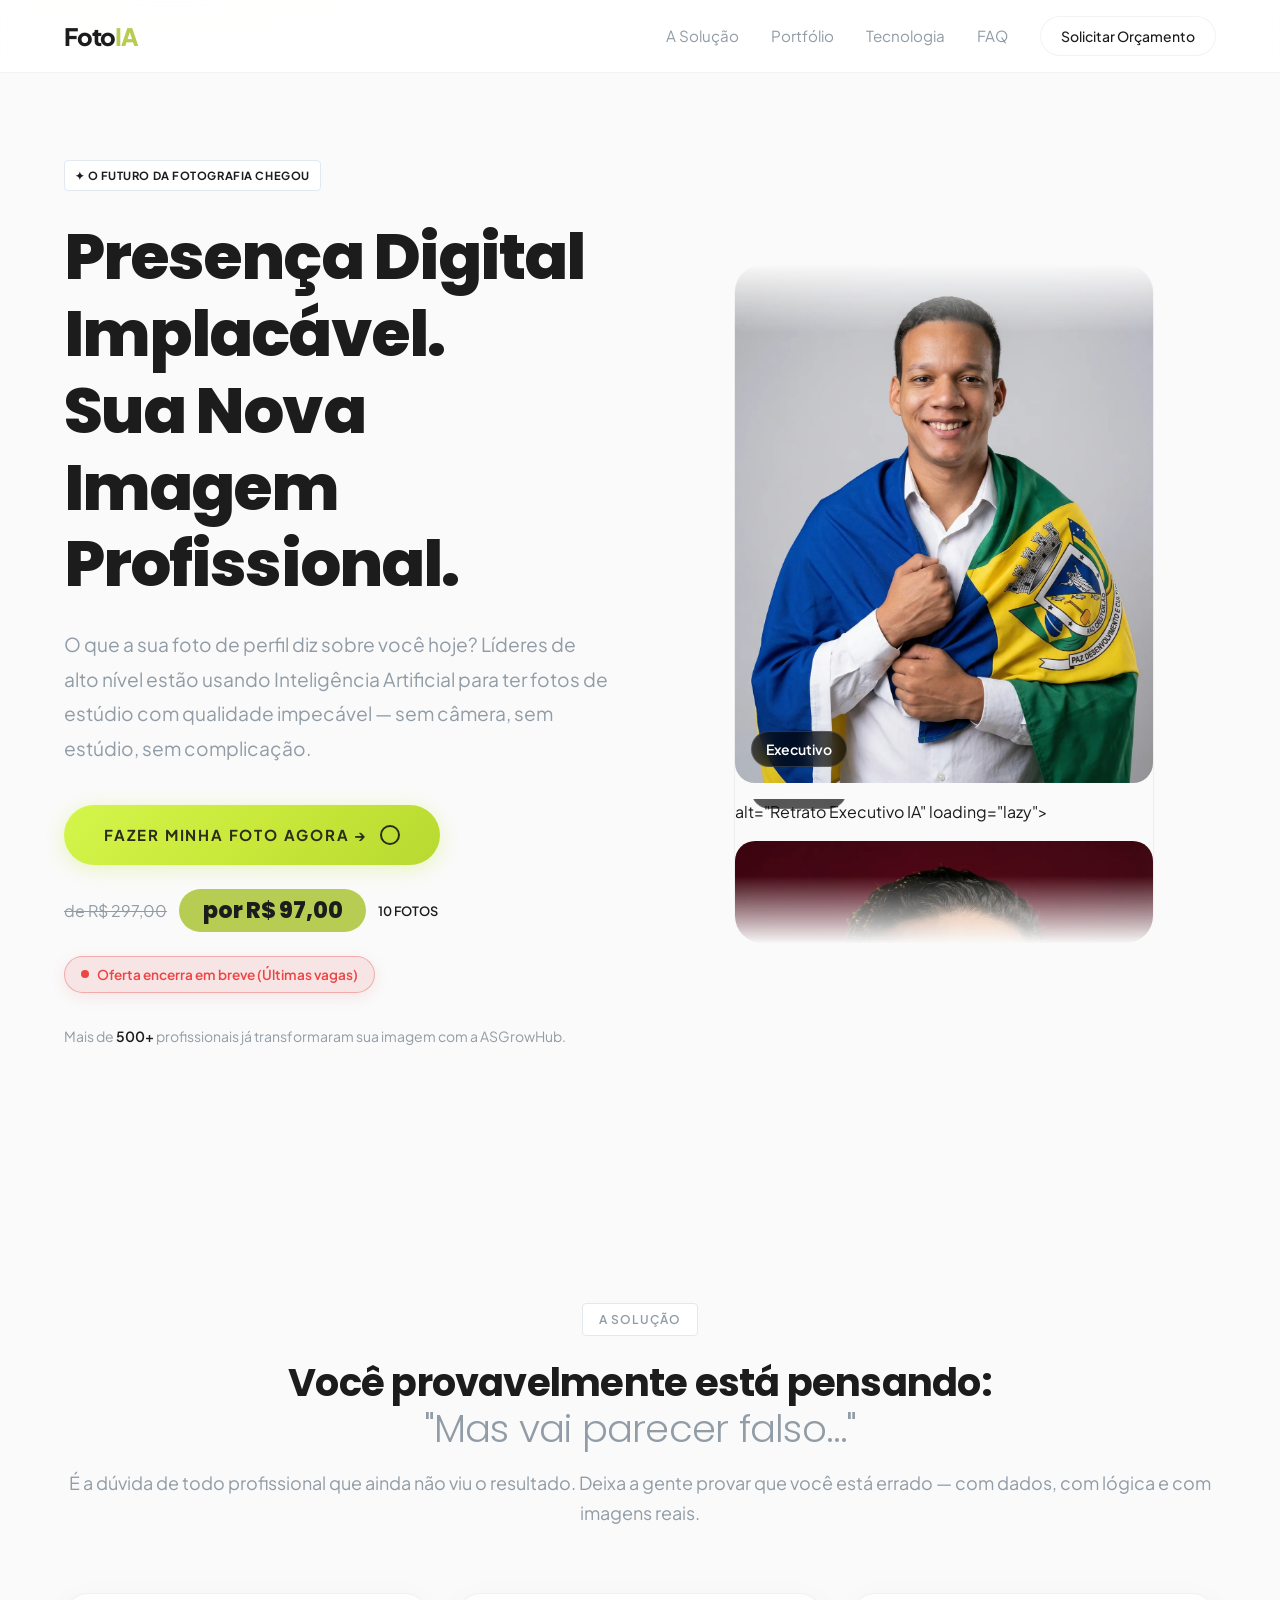
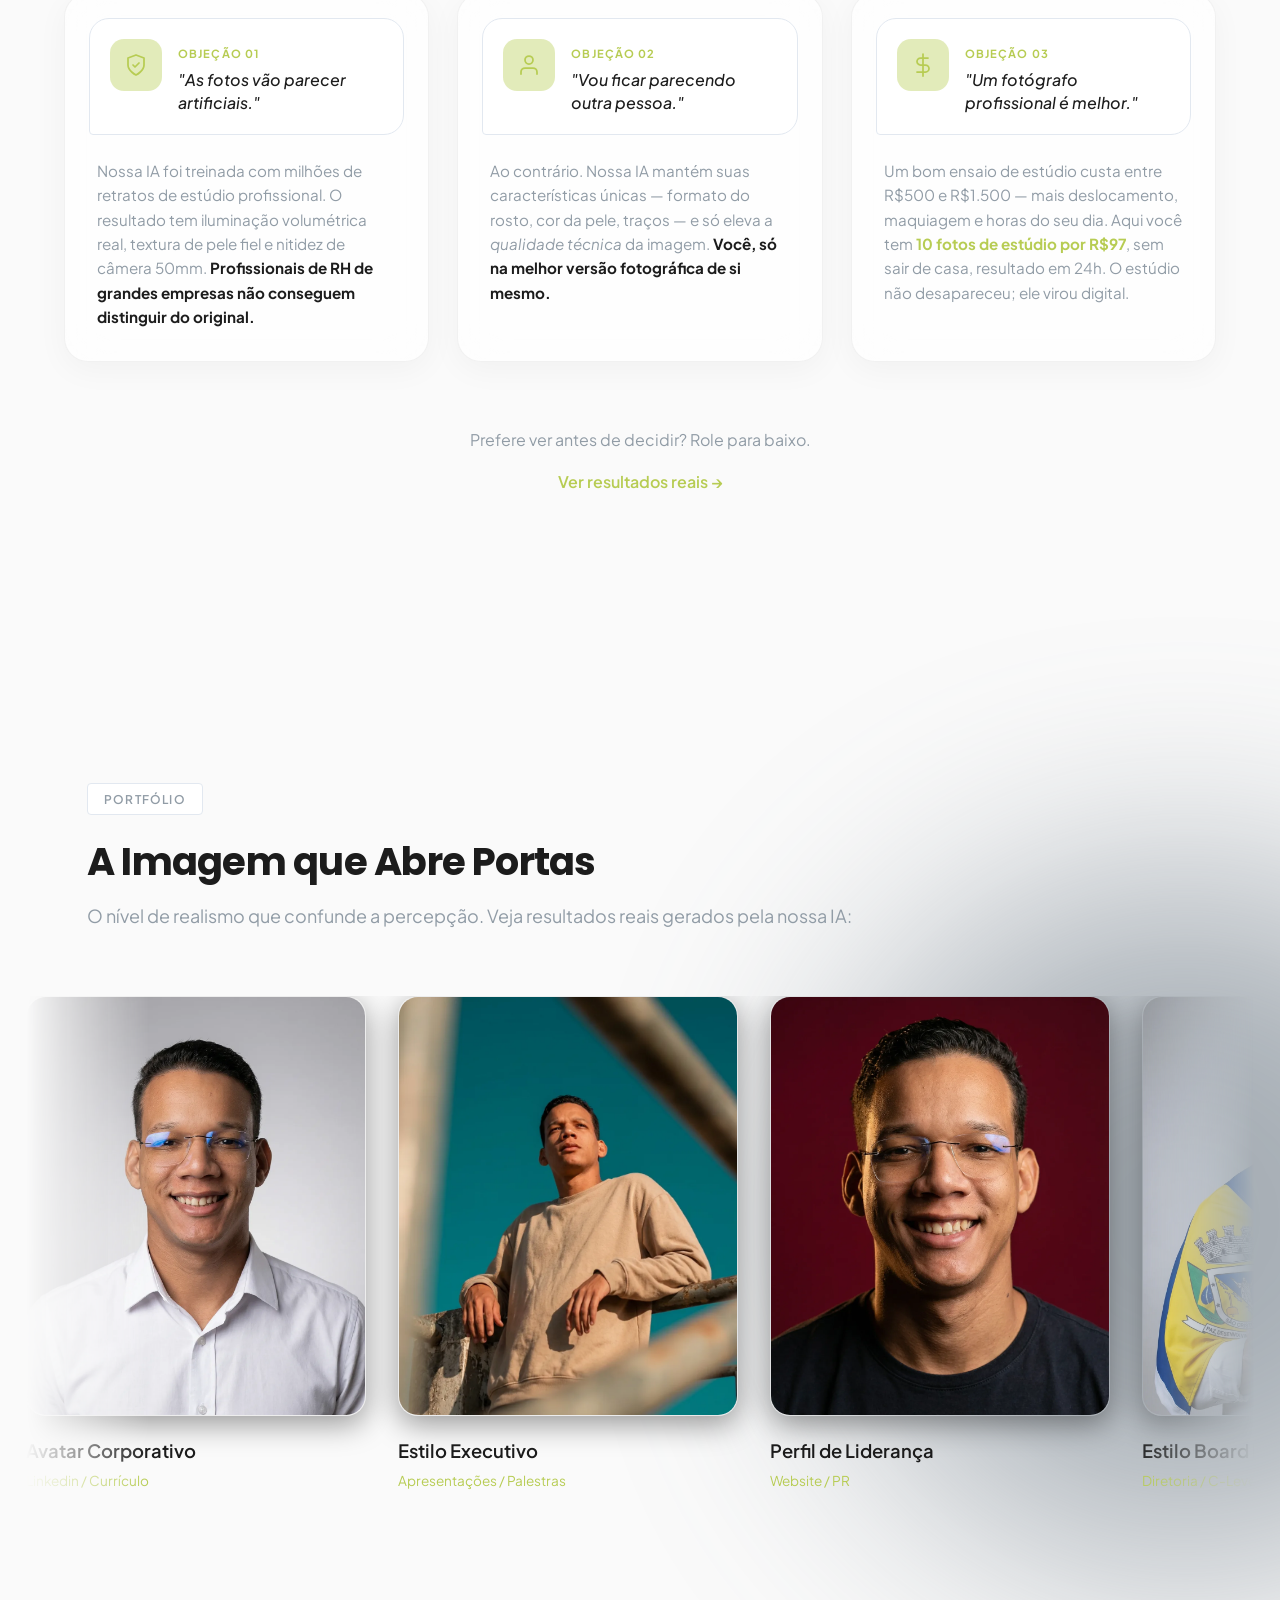
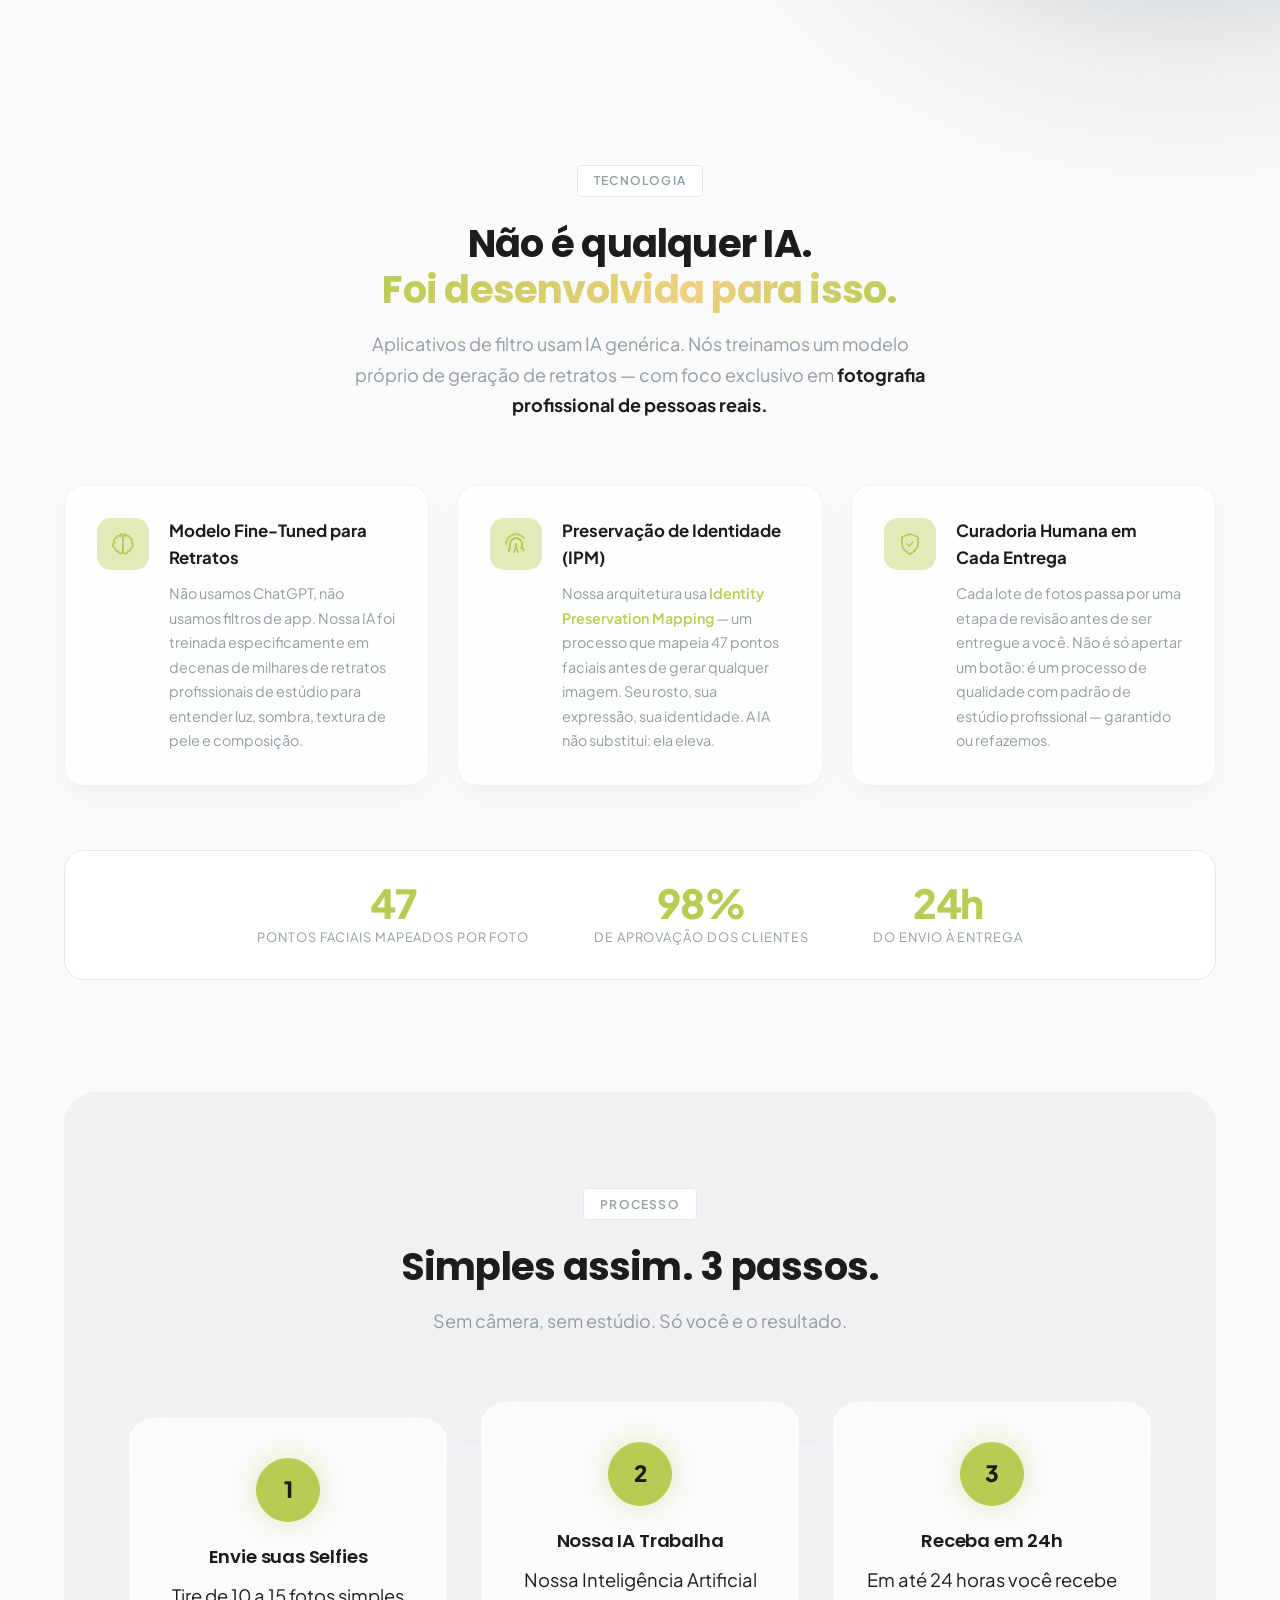
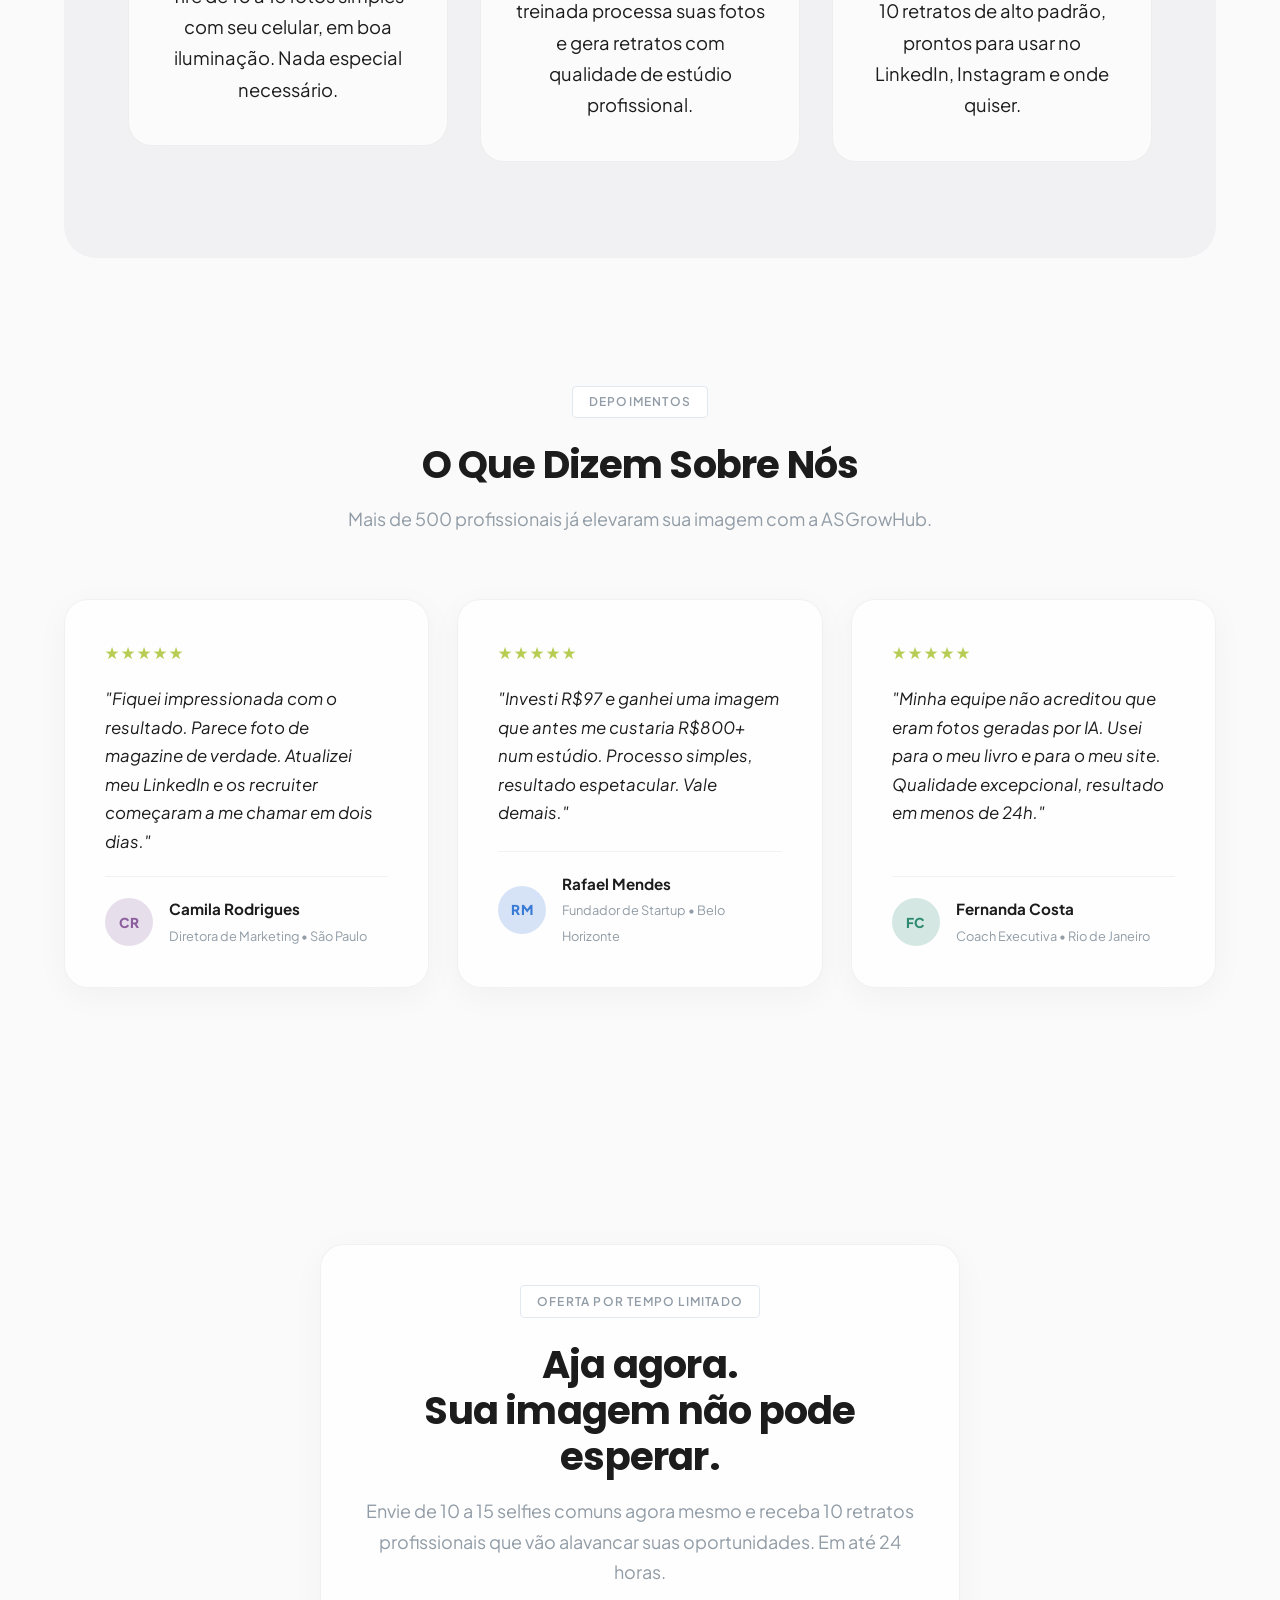
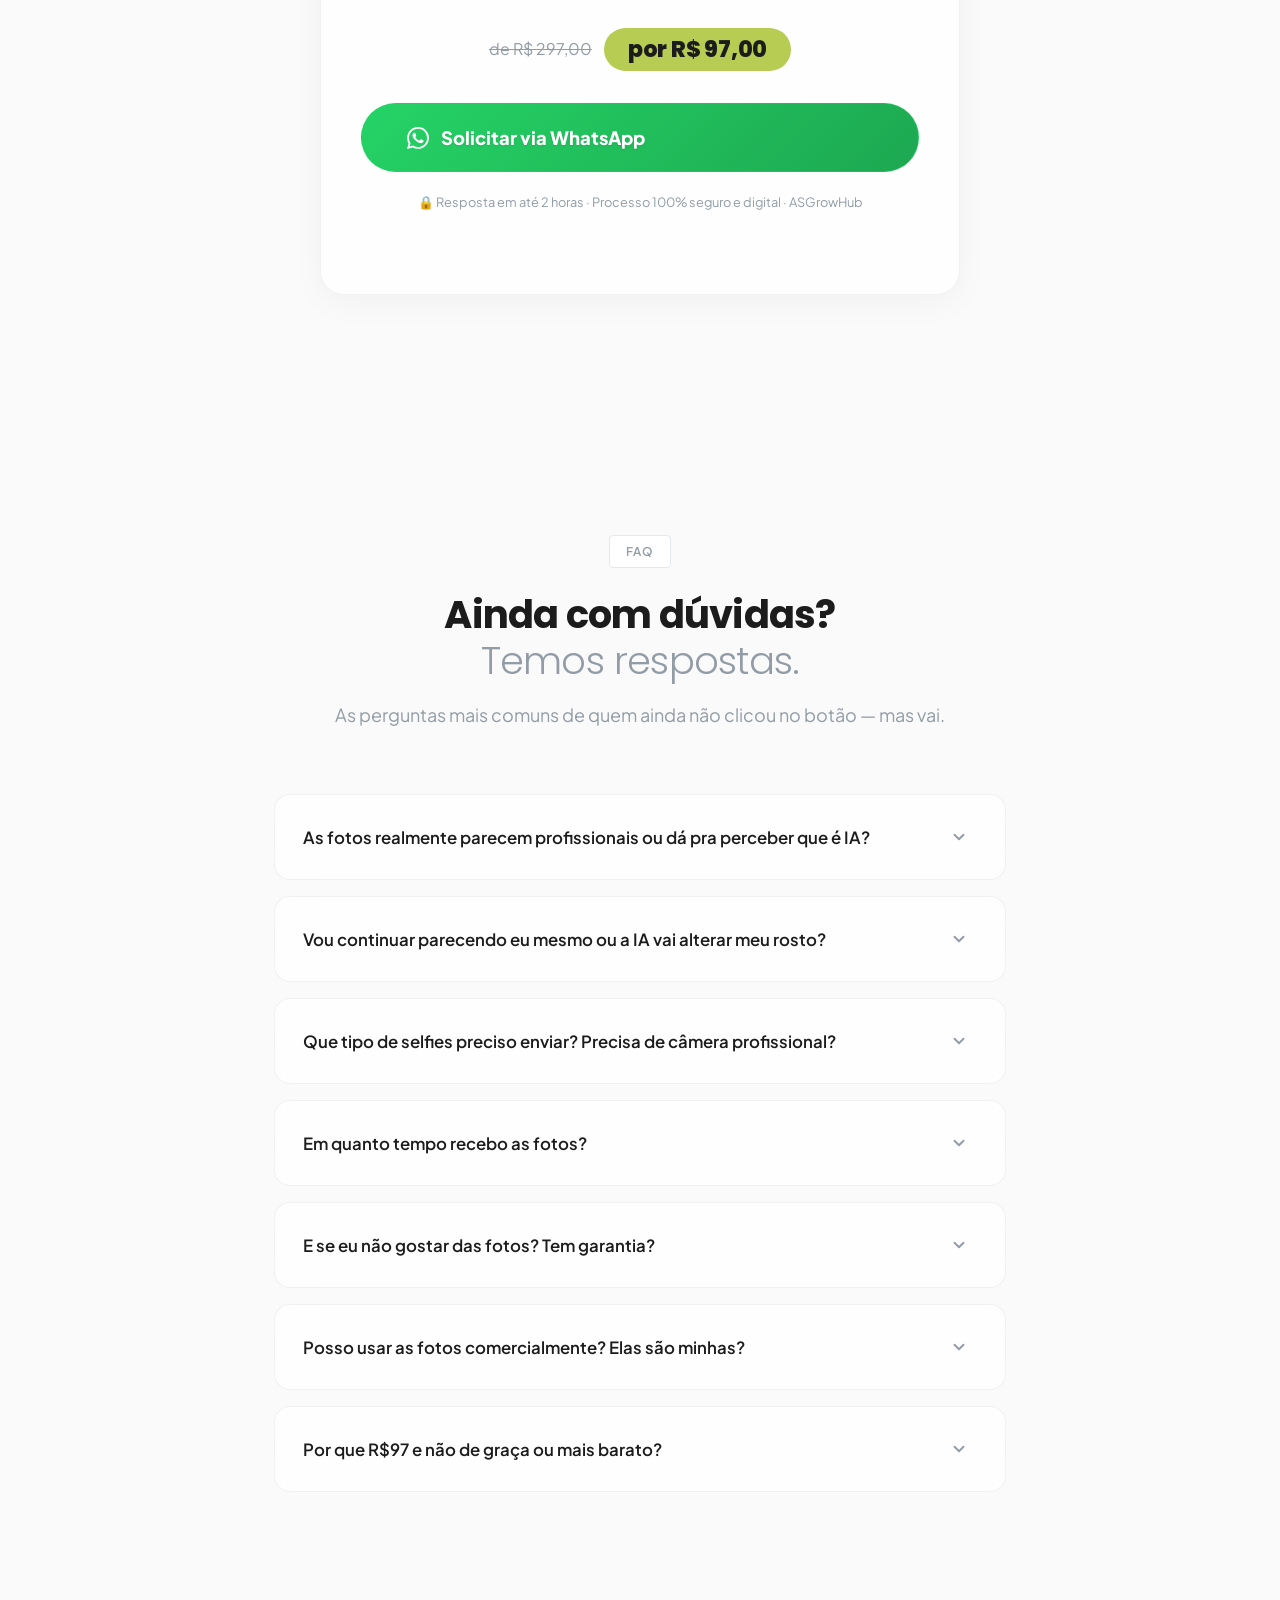
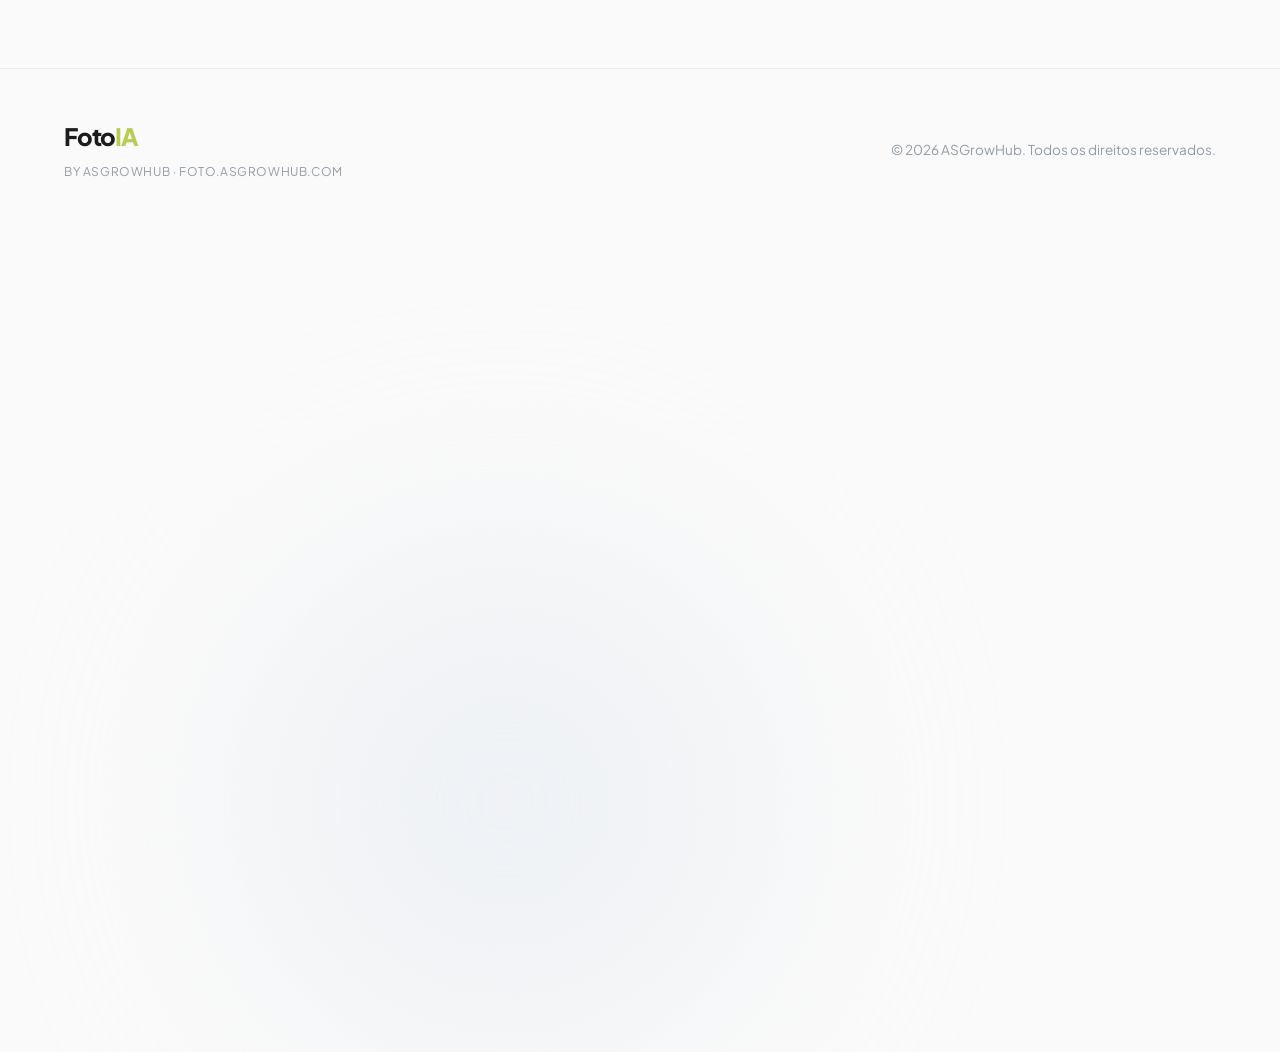
<file: index.html>
<!DOCTYPE html>
<html lang="pt-BR">

<head>
    <meta charset="UTF-8">
    <meta name="viewport" content="width=device-width, initial-scale=1.0">
    <title>FotoIA by ASGrowHub | Retratos Profissionais com Inteligência Artificial</title>
    <meta name="description"
        content="Transforme selfies simples em retratos corporativos de altíssima qualidade. Fotos para LinkedIn, currículo e perfil profissional geradas por IA em até 24h.">
    <meta name="keywords"
        content="foto corporativa, retrato profissional, foto gerada por IA, linkedin foto, inteligencia artificial foto">
    <meta name="author" content="ASGrowHub">
    <link rel="canonical" href="https://foto.asgrowhub.com" />

    <!-- Open Graph (WhatsApp, LinkedIn, Facebook) -->
    <meta property="og:type" content="website">
    <meta property="og:locale" content="pt_BR">
    <meta property="og:url" content="https://foto.asgrowhub.com">
    <meta property="og:title" content="FotoIA — Sua Nova Imagem Profissional em 24h">
    <meta property="og:description"
        content="O que a sua foto de perfil diz sobre você hoje? Tenha fotos de estúdio com qualidade impecável geradas por Inteligência Artificial.">
    <meta property="og:image" content="https://foto.asgrowhub.com/assets/og-image.jpg">
    <meta property="og:image:width" content="1200">
    <meta property="og:image:height" content="630">
    <meta name="twitter:card" content="summary_large_image">
    <meta name="twitter:title" content="FotoIA — Sua Nova Imagem Profissional em 24h">
    <meta name="twitter:description" content="10 fotos de estúdio profissional por R$97. Sem câmera. Em 24h.">
    <meta name="twitter:image" content="https://foto.asgrowhub.com/assets/og-image.jpg">
    <link rel="icon"
        href="data:image/svg+xml,%3Csvg xmlns='http://www.w3.org/2000/svg' viewBox='0 0 32 32'%3E%3Crect width='32' height='32' rx='8' fill='%23C9A84C'/%3E%3Cpath d='M6 11h3l2-3h10l2 3h3a2 2 0 0 1 2 2v11a2 2 0 0 1-2 2H6a2 2 0 0 1-2-2V13a2 2 0 0 1 2-2z' fill='none' stroke='%23070707' stroke-width='2' stroke-linejoin='round'/%3E%3Ccircle cx='16' cy='18' r='4' fill='none' stroke='%23070707' stroke-width='2'/%3E%3C/svg%3E">

    <!-- Preload Fonts for Performance -->
    <link rel="preconnect" href="https://fonts.googleapis.com">
    <link rel="preconnect" href="https://fonts.gstatic.com" crossorigin>
    <link
        href="https://fonts.googleapis.com/css2?family=Plus+Jakarta+Sans:wght@400;500;600;700&family=Poppins:wght@300;400;500;600;700;800&display=swap"
        rel="stylesheet" />

    <link rel="stylesheet" href="style.css">
</head>

<body>
    <!-- Background Decorators -->
    <div class="glow glow-1"></div>
    <div class="glow glow-2"></div>
    <div class="glow glow-3"></div>

    <!-- Mobile Menu -->
    <nav class="mobile-menu" id="mobileMenu">
        <a href="#solucao" onclick="closeMobileMenu()">A Solução</a>
        <a href="portfolio.html" onclick="closeMobileMenu()">Portfólio</a>
        <a href="#tecnologia" onclick="closeMobileMenu()">Tecnologia</a>
        <a href="#como-funciona" onclick="closeMobileMenu()">Como Funciona</a>
        <a href="#faq" onclick="closeMobileMenu()">FAQ</a>
        <a href="#contato" onclick="closeMobileMenu()" style="color: var(--accent);">Solicitar Orçamento</a>
    </nav>

    <header>
        <nav class="glass-nav">
            <div class="logo">Foto<span>IA</span></div>
            <div class="nav-links">
                <a href="#solucao">A Solução</a>
                <a href="portfolio.html">Portfólio</a>
                <a href="#tecnologia">Tecnologia</a>
                <a href="#faq">FAQ</a>
                <a href="#contato" class="cta-button-nav">Solicitar Orçamento</a>
            </div>
            <button class="hamburger" id="hamburger" aria-label="Menu" onclick="toggleMobileMenu()">
                <span></span>
                <span></span>
                <span></span>
            </button>
        </nav>
    </header>

    <main>
        <!-- ==========================================
             HERO — ATTENTION
             ========================================== -->
        <section class="hero" id="home">
            <div class="hero-content">
                <div class="badge">✦ O Futuro da Fotografia Chegou</div>
                <h1>Presença Digital Implacável.<br><span>Sua Nova Imagem Profissional.</span></h1>
                <p>O que a sua foto de perfil diz sobre você hoje? Líderes de alto nível estão usando Inteligência
                    Artificial para ter fotos de estúdio com qualidade impecável — sem câmera, sem estúdio, sem
                    complicação.</p>
                <div class="hero-actions">
                    <a href="#contato" class="btn-aprenda">Fazer minha Foto Agora → <span class="icon-circle"></span></a>
                </div>
                <div class="pricing-info">
                    <span class="pricing-old">de R$ 297,00</span>
                    <h3>por R$ 97,00</h3>
                    <span style="font-size:0.8rem; color: var(--accent-light); font-weight:600;">10 FOTOS</span>
                </div>
                <div class="urgency-badge reveal">
                    <span class="pulse-dot"></span>
                    Oferta encerra em breve (Últimas vagas)
                </div>
                <div class="social-proof-trust">
                    Mais de <strong>500+</strong> profissionais já transformaram sua imagem com a ASGrowHub.
                </div>
            </div>
            <div class="hero-visual">
                <div class="carousel-container">
                    <div class="carousel-track">
                        <!-- Original cards -->
                        <div class="carousel-slide">
                            <img src="assets/freepik__professional-highresolution-studio-portrait-in-the__22823.webp"
                                alt="Retrato Executivo IA">
                            <div class="slide-label">Executivo</div>
                        </div>
                        <div class="carousel-slide">
                            alt="Retrato Executivo IA" loading="lazy">
                            <div class="slide-label">Executivo</div>
                        </div>
                        <div class="carousel-slide">
                            <img src="assets/freepik__ultrarealistic-studio-portrait-scene-with-a-deep-w__7784.webp"
                                alt="Retrato Corporativo IA" loading="lazy">
                            <div class="slide-label">Corporativo</div>
                        </div>
                        <div class="carousel-slide">
                            <img src="assets/freepik__professional-highresolution-studio-portrait-tight-__22826.webp"
                                alt="Antes: Roupas casuais | Depois: Terno executivo" loading="lazy">
                            <div class="slide-label">Perfil LinkedIn</div>
                        </div>
                        <div class="carousel-slide">
                            <img src="assets/freepik__a-cinematic-lowangle-portrait-shot-on-a-50mm-lens-__49037.webp"
                                alt="Antes: Selfie de celular | Depois: Estúdio" loading="lazy">
                            <div class="slide-label">Capa de Revista</div>
                        </div>
                        <div class="carousel-slide">
                            <img src="assets/freepik__professional-highresolution-studio-portrait-in-the__22823.webp"
                                alt="Retrato Executivo IA" loading="lazy">
                        </div>
                        <div class="carousel-slide">
                            <img src="assets/freepik__ultrarealistic-studio-portrait-scene-with-a-deep-w__7784.webp"
                                alt="Retrato Corporativo IA" loading="lazy">
                            <div class="slide-label">Corporativo</div>
                        </div>
                        <div class="carousel-slide">
                            <img src="assets/freepik__professional-highresolution-studio-portrait-tight-__22826.webp"
                                alt="Retrato LinkedIn IA" loading="lazy">
                            <div class="slide-label">Perfil LinkedIn</div>
                        </div>
                        <div class="carousel-slide">
                            <img src="assets/freepik__a-cinematic-lowangle-portrait-shot-on-a-50mm-lens-__49037.webp"
                                alt="Retrato Capa de Revista IA" loading="lazy">
                            <div class="slide-label">Capa de Revista</div>
                        </div>
                    </div>
                </div>
            </div>
        </section>

        <!-- ==========================================
             SOLUTION / BENEFITS — INTEREST (Quebra de Objeção)
             ========================================== -->
        <section class="solution" id="solucao">
            <div class="section-header text-center reveal">
                <div class="section-label">A Solução</div>
                <h2>Você provavelmente está pensando:<br><span style="color:var(--text-muted); font-weight:300;">"Mas
                        vai parecer falso…"</span></h2>
                <p>É a dúvida de todo profissional que ainda não viu o resultado. Deixa a gente provar que você está
                    errado — com dados, com lógica e com imagens reais.</p>
            </div>


            <div class="benefits-grid">

                <!-- Objeção 1: Fotos artificiais -->
                <div class="glass-card benefit-card objection-card reveal reveal-delay-1">
                    <div class="objection-bubble">
                        <div class="glass-icon">
                            <!-- Shield Check (Feather-style) -->
                            <svg viewBox="0 0 24 24" xmlns="http://www.w3.org/2000/svg">
                                <path d="M12 22s8-4 8-10V5l-8-3-8 3v7c0 6 8 10 8 10z" />
                                <polyline points="9 12 11 14 15 10" />
                            </svg>
                        </div>
                        <div>
                            <span class="objection-tag">Objeção 01</span>
                            <p class="objection-q">"As fotos vão parecer artificiais."</p>
                        </div>
                    </div>
                    <div class="objection-answer">
                        <p>Nossa IA foi treinada com milhões de retratos de estúdio profissional. O resultado tem
                            iluminação volumétrica real, textura de pele fiel e nitidez de câmera 50mm. <strong
                                style="color:var(--text-color);">Profissionais de RH de grandes empresas não conseguem
                                distinguir do original.</strong></p>
                    </div>
                </div>

                <!-- Objeção 2: Parecer outra pessoa -->
                <div class="glass-card benefit-card objection-card reveal reveal-delay-2">
                    <div class="objection-bubble">
                        <div class="glass-icon">
                            <!-- User Circle (Feather-style) -->
                            <svg viewBox="0 0 24 24" xmlns="http://www.w3.org/2000/svg">
                                <path d="M20 21v-2a4 4 0 0 0-4-4H8a4 4 0 0 0-4 4v2" />
                                <circle cx="12" cy="7" r="4" />
                            </svg>
                        </div>
                        <div>
                            <span class="objection-tag">Objeção 02</span>
                            <p class="objection-q">"Vou ficar parecendo outra pessoa."</p>
                        </div>
                    </div>
                    <div class="objection-answer">
                        <p>Ao contrário. Nossa IA mantém suas características únicas — formato do rosto, cor da pele,
                            traços — e só eleva a <em>qualidade técnica</em> da imagem. <strong
                                style="color:var(--text-color);">Você, só na melhor versão fotográfica de
                                si mesmo.</strong></p>
                    </div>
                </div>

                <!-- Objeção 3: Fotógrafo real é melhor -->
                <div class="glass-card benefit-card objection-card reveal reveal-delay-3">
                    <div class="objection-bubble">
                        <div class="glass-icon">
                            <!-- Bar Chart / Value (Feather-style) -->
                            <svg viewBox="0 0 24 24" xmlns="http://www.w3.org/2000/svg">
                                <line x1="12" y1="1" x2="12" y2="23" />
                                <path d="M17 5H9.5a3.5 3.5 0 0 0 0 7h5a3.5 3.5 0 0 1 0 7H6" />
                            </svg>
                        </div>
                        <div>
                            <span class="objection-tag">Objeção 03</span>
                            <p class="objection-q">"Um fotógrafo profissional é melhor."</p>
                        </div>
                    </div>
                    <div class="objection-answer">
                        <p>Um bom ensaio de estúdio custa entre R$500 e R$1.500 — mais deslocamento, maquiagem e
                            horas do seu dia. Aqui você tem <strong style="color:var(--accent);">10 fotos de estúdio
                                por R$97</strong>, sem sair de casa, resultado em 24h. O estúdio
                            não desapareceu; ele virou digital.</p>
                    </div>
                </div>

            </div>

            <!-- Mini CTA de transição para portfólio -->
            <div class="text-center reveal" style="margin-top: 4rem;">
                <p style="font-size:1rem; margin-bottom:1rem;">Prefere ver antes de decidir? Role para baixo.</p>
                <a href="#portfolio"
                    style="color: var(--accent); font-weight:600; font-size:1rem; border-bottom: 1px solid var(--accent-border); padding-bottom: 2px;">
                    Ver resultados reais →
                </a>
            </div>
        </section>

        <!-- ==========================================
             PORTFOLIO — DESIRE (Social Proof)
             ========================================== -->
        <section class="portfolio" id="portfolio">
            <div class="section-header reveal">
                <div class="section-label">Portfólio</div>
                <h2>A Imagem que Abre Portas</h2>
                <p>O nível de realismo que confunde a percepção. Veja resultados reais gerados pela nossa IA:</p>
            </div>

            <!-- Container com overflow hidden para o efeito Marquee -->
            <div class="portfolio-marquee-wrapper reveal">
                <div class="portfolio-marquee-track">

                    <!-- Grupo 1 de Imagens -->
                    <div class="marquee-group">
                        <div class="marquee-item">
                            <div class="portfolio-image-wrapper">
                                <img src="assets/freepik__professional-highresolution-studio-portrait-tight-__22826.webp"
                                    loading="lazy" alt="Retrato Profissional IA">
                                <div class="portfolio-overlay">
                                    <span class="badge tag-before">Selfie Comum</span>
                                    <span class="badge tag-after">→ IA Studio</span>
                                </div>
                            </div>
                            <div class="portfolio-info">
                                <h4>Avatar Corporativo</h4>
                                <p>Linkedin / Currículo</p>
                            </div>
                        </div>

                        <div class="marquee-item">
                            <div class="portfolio-image-wrapper">
                                <img src="assets/freepik__a-cinematic-lowangle-portrait-shot-on-a-50mm-lens-__49037.webp"
                                    loading="lazy" alt="Retrato Cinematográfico IA">
                                <div class="portfolio-overlay">
                                    <span class="badge tag-before">Foto na Rua</span>
                                    <span class="badge tag-after">→ IA Cinematic</span>
                                </div>
                            </div>
                            <div class="portfolio-info">
                                <h4>Estilo Executivo</h4>
                                <p>Apresentações / Palestras</p>
                            </div>
                        </div>

                        <div class="marquee-item">
                            <div class="portfolio-image-wrapper">
                                <img src="assets/freepik__ultrarealistic-studio-portrait-scene-with-a-deep-w__7784.webp"
                                    loading="lazy" alt="Retrato Ultra-realista IA">
                                <div class="portfolio-overlay">
                                    <span class="badge tag-before">Foto Caseira</span>
                                    <span class="badge tag-after">→ IA Editorial</span>
                                </div>
                            </div>
                            <div class="portfolio-info">
                                <h4>Perfil de Liderança</h4>
                                <p>Website / PR</p>
                            </div>
                        </div>

                        <div class="marquee-item">
                            <div class="portfolio-image-wrapper">
                                <img src="assets/freepik__professional-highresolution-studio-portrait-in-the__22824.webp"
                                    loading="lazy" alt="Retrato Executivo IA">
                                <div class="portfolio-overlay">
                                    <span class="badge tag-before">Evento Social</span>
                                    <span class="badge tag-after">→ IA Premium</span>
                                </div>
                            </div>
                            <div class="portfolio-info">
                                <h4>Estilo Board Member</h4>
                                <p>Diretoria / C-Level</p>
                            </div>
                        </div>
                    </div>

                    <!-- Grupo 2 (Cópia exata para criar o loop invisível) -->
                    <div class="marquee-group" aria-hidden="true">
                        <div class="marquee-item">
                            <div class="portfolio-image-wrapper">
                                <img src="assets/freepik__professional-highresolution-studio-portrait-tight-__22826.webp"
                                    loading="lazy" alt="Retrato Profissional IA">
                                <div class="portfolio-overlay">
                                    <span class="badge tag-before">Selfie Comum</span>
                                    <span class="badge tag-after">→ IA Studio</span>
                                </div>
                            </div>
                            <div class="portfolio-info">
                                <h4>Avatar Corporativo</h4>
                                <p>Linkedin / Currículo</p>
                            </div>
                        </div>

                        <div class="marquee-item">
                            <div class="portfolio-image-wrapper">
                                <img src="assets/freepik__a-cinematic-lowangle-portrait-shot-on-a-50mm-lens-__49037.webp"
                                    loading="lazy" alt="Retrato Cinematográfico IA">
                                <div class="portfolio-overlay">
                                    <span class="badge tag-before">Foto na Rua</span>
                                    <span class="badge tag-after">→ IA Cinematic</span>
                                </div>
                            </div>
                            <div class="portfolio-info">
                                <h4>Estilo Executivo</h4>
                                <p>Apresentações / Palestras</p>
                            </div>
                        </div>

                        <div class="marquee-item">
                            <div class="portfolio-image-wrapper">
                                <img src="assets/freepik__ultrarealistic-studio-portrait-scene-with-a-deep-w__7784.webp"
                                    loading="lazy" alt="Retrato Ultra-realista IA">
                                <div class="portfolio-overlay">
                                    <span class="badge tag-before">Foto Caseira</span>
                                    <span class="badge tag-after">→ IA Editorial</span>
                                </div>
                            </div>
                            <div class="portfolio-info">
                                <h4>Perfil de Liderança</h4>
                                <p>Website / PR</p>
                            </div>
                        </div>

                        <div class="marquee-item">
                            <div class="portfolio-image-wrapper">
                                <img src="assets/freepik__professional-highresolution-studio-portrait-in-the__22824.webp"
                                    loading="lazy" alt="Retrato Executivo IA">
                                <div class="portfolio-overlay">
                                    <span class="badge tag-before">Evento Social</span>
                                    <span class="badge tag-after">→ IA Premium</span>
                                </div>
                            </div>
                            <div class="portfolio-info">
                                <h4>Estilo Board Member</h4>
                                <p>Diretoria / C-Level</p>
                            </div>
                        </div>
                    </div>

                </div>
            </div>
        </section>

        <!-- ==========================================
             AI AUTHORITY — TECHNOLOGY TRUST BLOCK
             ========================================== -->
        <section class="ai-authority" id="tecnologia">
            <div class="section-header text-center reveal">
                <div class="section-label">Tecnologia</div>
                <h2>Não é qualquer IA.<br><span class="gradient-text">Foi desenvolvida para isso.</span></h2>
                <p style="max-width: 600px; margin: 0 auto;">
                    Aplicativos de filtro usam IA genérica. Nós treinamos um modelo próprio de geração de retratos —
                    com foco exclusivo em <strong style="color:var(--text-color);">fotografia profissional de pessoas
                        reais.</strong>
                </p>
            </div>

            <div class="authority-grid reveal">

                <div class="authority-card">
                    <div class="authority-icon">
                        <!-- Brain / Neural Network icon -->
                        <svg viewBox="0 0 24 24" xmlns="http://www.w3.org/2000/svg">
                            <path
                                d="M9.5 2A2.5 2.5 0 0 1 12 4.5v15a2.5 2.5 0 0 1-4.96-.44 2.5 2.5 0 0 1-2.96-3.08 3 3 0 0 1-.34-5.58 2.5 2.5 0 0 1 1.32-4.24 2.5 2.5 0 0 1 4.44-1.66z" />
                            <path
                                d="M14.5 2A2.5 2.5 0 0 0 12 4.5v15a2.5 2.5 0 0 0 4.96-.44 2.5 2.5 0 0 0 2.96-3.08 3 3 0 0 0 .34-5.58 2.5 2.5 0 0 0-1.32-4.24 2.5 2.5 0 0 0-4.44-1.66z" />
                        </svg>
                    </div>
                    <div class="authority-text">
                        <h4>Modelo Fine-Tuned para Retratos</h4>
                        <p>Não usamos ChatGPT, não usamos filtros de app. Nossa IA foi treinada especificamente em
                            decenas de milhares de retratos profissionais de estúdio para entender luz, sombra, textura
                            de pele e composição.</p>
                    </div>
                </div>

                <div class="authority-card">
                    <div class="authority-icon">
                        <!-- Fingerprint / Identity icon -->
                        <svg viewBox="0 0 24 24" xmlns="http://www.w3.org/2000/svg">
                            <path d="M2 12C2 6.5 6.5 2 12 2a10 10 0 0 1 8 4" />
                            <path d="M5 19.5C5.5 18 6 15 6 12c0-3.31 2.69-6 6-6s6 2.69 6 6c0 1 0 3-1 4.5" />
                            <path d="M12 6C8.69 6 6 8.69 6 12c0 1.5-.5 4-1.5 6.5" />
                            <path d="M12 6c3.31 0 6 2.69 6 6 0 2 .5 4.5 2 6.5" />
                            <path d="M12 12c0 3-1 6-2 8" />
                            <path d="M12 12c0 3 1 6 2 8" />
                        </svg>
                    </div>
                    <div class="authority-text">
                        <h4>Preservação de Identidade (IPM)</h4>
                        <p>Nossa arquitetura usa <em>Identity Preservation Mapping</em> — um processo que mapeia 47
                            pontos faciais antes de gerar qualquer imagem. Seu rosto, sua expressão, sua identidade. A
                            IA não substitui: ela eleva.</p>
                    </div>
                </div>

                <div class="authority-card">
                    <div class="authority-icon">
                        <!-- Shield / Quality icon -->
                        <svg viewBox="0 0 24 24" xmlns="http://www.w3.org/2000/svg">
                            <path d="M12 22s8-4 8-10V5l-8-3-8 3v7c0 6 8 10 8 10z" />
                            <polyline points="9 12 11 14 15 10" />
                        </svg>
                    </div>
                    <div class="authority-text">
                        <h4>Curadoria Humana em Cada Entrega</h4>
                        <p>Cada lote de fotos passa por uma etapa de revisão antes de ser entregue a você. Não é só
                            apertar um botão: é um processo de qualidade com padrão de estúdio profissional — garantido
                            ou refazemos.</p>
                    </div>
                </div>

            </div>

            <!-- Distintivo de rodapé da seção -->
            <div class="authority-footer reveal">
                <div class="authority-stat">
                    <span class="stat-number">47</span>
                    <span class="stat-label">Pontos faciais mapeados por foto</span>
                </div>
                <div class="authority-divider"></div>
                <div class="authority-stat">
                    <span class="stat-number">98%</span>
                    <span class="stat-label">de aprovação dos clientes</span>
                </div>
                <div class="authority-divider"></div>
                <div class="authority-stat">
                    <span class="stat-number">24h</span>
                    <span class="stat-label">do envio à entrega</span>
                </div>
            </div>
        </section>

        <!-- ==========================================
             HOW IT WORKS — 3 STEPS
             ========================================== -->

        <section class="how-it-works" id="como-funciona">
            <div class="section-header text-center reveal" style="max-width:1400px; margin: 0 auto 4rem;">
                <div class="section-label">Processo</div>
                <h2>Simples assim. 3 passos.</h2>
                <p>Sem câmera, sem estúdio. Só você e o resultado.</p>
            </div>

            <div class="steps-grid" style="max-width:1200px; margin:0 auto;">
                <div class="step-card reveal reveal-delay-1">
                    <div class="step-number">1</div>
                    <h3>Envie suas Selfies</h3>
                    <p>Tire de 10 a 15 fotos simples com seu celular, em boa iluminação. Nada especial necessário.</p>
                </div>
                <div class="step-card reveal reveal-delay-2">
                    <div class="step-number">2</div>
                    <h3>Nossa IA Trabalha</h3>
                    <p>Nossa Inteligência Artificial treinada processa suas fotos e gera retratos com qualidade de
                        estúdio profissional.</p>
                </div>
                <div class="step-card reveal reveal-delay-3">
                    <div class="step-number">3</div>
                    <h3>Receba em 24h</h3>
                    <p>Em até 24 horas você recebe 10 retratos de alto padrão, prontos para usar no LinkedIn, Instagram
                        e onde quiser.</p>
                </div>
            </div>
        </section>

        <!-- ==========================================
             TESTIMONIALS — TRUST
             ========================================== -->
        <section id="depoimentos">
            <div class="section-header text-center reveal">
                <div class="section-label">Depoimentos</div>
                <h2>O Que Dizem Sobre Nós</h2>
                <p>Mais de 500 profissionais já elevaram sua imagem com a ASGrowHub.</p>
            </div>

            <div class="testimonials-grid">
                <div class="glass-card testimonial-card reveal reveal-delay-1">
                    <div class="stars">★★★★★</div>
                    <p class="testimonial-text">"Fiquei impressionada com o resultado. Parece foto de magazine de
                        verdade. Atualizei meu LinkedIn e os recruiter começaram a me chamar em dois dias."</p>
                    <div class="testimonial-author">
                        <div class="author-avatar initials-avatar" style="--av-color:#8B5E9E;">CR</div>
                        <div>
                            <span class="author-name">Camila Rodrigues</span>
                            <span class="author-role">Diretora de Marketing • São Paulo</span>
                        </div>
                    </div>
                </div>

                <div class="glass-card testimonial-card reveal reveal-delay-2">
                    <div class="stars">★★★★★</div>
                    <p class="testimonial-text">"Investi R$97 e ganhei uma imagem que antes me custaria R$800+ num
                        estúdio. Processo simples, resultado espetacular. Vale demais."</p>
                    <div class="testimonial-author">
                        <div class="author-avatar initials-avatar" style="--av-color:#3A7BD5;">RM</div>
                        <div>
                            <span class="author-name">Rafael Mendes</span>
                            <span class="author-role">Fundador de Startup • Belo Horizonte</span>
                        </div>
                    </div>
                </div>

                <div class="glass-card testimonial-card reveal reveal-delay-3">
                    <div class="stars">★★★★★</div>
                    <p class="testimonial-text">"Minha equipe não acreditou que eram fotos geradas por IA. Usei para o
                        meu livro e para o meu site. Qualidade excepcional, resultado em menos de 24h."</p>
                    <div class="testimonial-author">
                        <div class="author-avatar initials-avatar" style="--av-color:#2E8B72;">FC</div>
                        <div>
                            <span class="author-name">Fernanda Costa</span>
                            <span class="author-role">Coach Executiva • Rio de Janeiro</span>
                        </div>
                    </div>
                </div>
            </div>
        </section>

        <!-- ==========================================
             FINAL CTA — ACTION
             ========================================== -->

        <section class="contact" id="contato">
            <div class="glass-card cta-box reveal">
                <div class="section-label">Oferta por Tempo Limitado</div>
                <h2>Aja agora.<br>Sua imagem não pode esperar.</h2>
                <p>Envie de 10 a 15 selfies comuns agora mesmo e receba 10 retratos profissionais que vão alavancar
                    suas oportunidades. Em até 24 horas.</p>

                <div class="pricing-info" style="justify-content:center; margin-bottom: 2rem;">
                    <span class="pricing-old">de R$ 297,00</span>
                    <h3>por R$ 97,00</h3>
                </div>

                <a href="https://wa.me/5518981925078?text=Ol%C3%A1%2C+quero+fazer+minha+foto+profissional+com+IA%21"
                    target="_blank" rel="noopener" class="cta-button-whatsapp full-width">
                    <svg width="22" height="22" viewBox="0 0 24 24" fill="currentColor"
                        xmlns="http://www.w3.org/2000/svg">
                        <path
                            d="M17.472 14.382c-.297-.149-1.758-.867-2.03-.967-.273-.099-.471-.148-.67.15-.197.297-.767.966-.94 1.164-.173.199-.347.223-.644.075-.297-.15-1.255-.463-2.39-1.475-.883-.788-1.48-1.761-1.653-2.059-.173-.297-.018-.458.13-.606.134-.133.298-.347.446-.52.149-.174.198-.298.298-.497.099-.198.05-.371-.025-.52-.075-.149-.669-1.612-.916-2.207-.242-.579-.487-.5-.669-.51-.173-.008-.371-.01-.57-.01-.198 0-.52.074-.792.372-.272.297-1.04 1.016-1.04 2.479 0 1.462 1.065 2.875 1.213 3.074.149.198 2.096 3.2 5.077 4.487.709.306 1.262.489 1.694.625.712.227 1.36.195 1.871.118.571-.085 1.758-.719 2.006-1.413.248-.694.248-1.289.173-1.413-.074-.124-.272-.198-.57-.347m-5.421 7.403h-.004a9.87 9.87 0 01-5.031-1.378l-.361-.214-3.741.982.998-3.648-.235-.374a9.86 9.86 0 01-1.51-5.26c.001-5.45 4.436-9.884 9.888-9.884 2.64 0 5.122 1.03 6.988 2.898a9.825 9.825 0 012.893 6.994c-.003 5.45-4.437 9.884-9.885 9.884m8.413-18.297A11.815 11.815 0 0012.05 0C5.495 0 .16 5.335.157 11.892c0 2.096.547 4.142 1.588 5.945L.057 24l6.305-1.654a11.882 11.882 0 005.683 1.448h.005c6.554 0 11.89-5.335 11.893-11.893a11.821 11.821 0 00-3.48-8.413z" />
                    </svg>
                    Solicitar via WhatsApp
                </a>
                <p class="cta-sub-note">🔒 Resposta em até 2 horas · Processo 100% seguro e digital · ASGrowHub</p>
            </div>
        </section>
    </main>

    <!-- ==========================================
             FAQ — DÚVIDAS FREQUENTES
             ========================================== -->
    <section class="faq-section" id="faq">
        <div class="section-header text-center reveal">
            <div class="section-label">FAQ</div>
            <h2>Ainda com dúvidas?<br><span style="color:var(--text-muted); font-weight:300;">Temos
                    respostas.</span></h2>
            <p>As perguntas mais comuns de quem ainda não clicou no botão — mas vai.</p>
        </div>

        <div class="faq-list reveal">

            <div class="faq-item">
                <button class="faq-question" aria-expanded="false">
                    <span>As fotos realmente parecem profissionais ou dá pra perceber que é IA?</span>
                    <div class="faq-icon">
                        <svg viewBox="0 0 24 24">
                            <polyline points="6 9 12 15 18 9" />
                        </svg>
                    </div>
                </button>
                <div class="faq-answer">
                    <p>Nossos clientes frequentemente recebem elogios de colegas que não sabem que é IA — e
                        perguntam qual fotógrafo foi contratado. O nível de detalhe da nossa tecnologia (textura de
                        pele, iluminação direcional, bokeh de lente) é treinado especificamente para replicar o
                        padrão de estúdio profissional. Role até o portfólio acima e tire sua própria conclusão.</p>
                </div>
            </div>

            <div class="faq-item">
                <button class="faq-question" aria-expanded="false">
                    <span>Vou continuar parecendo eu mesmo ou a IA vai alterar meu rosto?</span>
                    <div class="faq-icon">
                        <svg viewBox="0 0 24 24">
                            <polyline points="6 9 12 15 18 9" />
                        </svg>
                    </div>
                </button>
                <div class="faq-answer">
                    <p>Você continua 100% você — mesma estrutura facial, tom de pele, olhos, expressão. Nossa
                        tecnologia de <em>Identity Preservation Mapping</em> mapeia 47 pontos do seu rosto antes de
                        gerar qualquer imagem. O que muda: a qualidade da luz, o fundo, a composição e o acabamento.
                        É você na melhor versão fotográfica possível.</p>
                </div>
            </div>

            <div class="faq-item">
                <button class="faq-question" aria-expanded="false">
                    <span>Que tipo de selfies preciso enviar? Precisa de câmera profissional?</span>
                    <div class="faq-icon">
                        <svg viewBox="0 0 24 24">
                            <polyline points="6 9 12 15 18 9" />
                        </svg>
                    </div>
                </button>
                <div class="faq-answer">
                    <p>Não. Qualquer celular serve. Você precisa de 10 a 15 fotos simples: algumas de frente,
                        algumas de ângulos levemente laterais, em boa iluminação natural (perto de uma janela
                        funciona perfeitamente). Nada de maquiagem especial, nada de fundo específico. Após a compra
                        você recebe um guia rápido com todos os detalhes.</p>
                </div>
            </div>

            <div class="faq-item">
                <button class="faq-question" aria-expanded="false">
                    <span>Em quanto tempo recebo as fotos?</span>
                    <div class="faq-icon">
                        <svg viewBox="0 0 24 24">
                            <polyline points="6 9 12 15 18 9" />
                        </svg>
                    </div>
                </button>
                <div class="faq-answer">
                    <p>Em até <strong>24 horas úteis</strong> após o envio das suas selfies. Na maioria dos pedidos,
                        entregamos em menos tempo. Você recebe um link para baixar as fotos diretamente no seu
                        e-mail — sem aplicativo, sem cadastro complicado.</p>
                </div>
            </div>

            <div class="faq-item">
                <button class="faq-question" aria-expanded="false">
                    <span>E se eu não gostar das fotos? Tem garantia?</span>
                    <div class="faq-icon">
                        <svg viewBox="0 0 24 24">
                            <polyline points="6 9 12 15 18 9" />
                        </svg>
                    </div>
                </button>
                <div class="faq-answer">
                    <p>Sim. Se as fotos entregues não estiverem no padrão apresentado no portfólio — seja por
                        qualidade, semelhança ou qualquer outro motivo — refazemos sem custo adicional. Nossa taxa
                        de aprovação é de 98%, mas <strong>garantimos</strong> os 2% restantes também.</p>
                </div>
            </div>

            <div class="faq-item">
                <button class="faq-question" aria-expanded="false">
                    <span>Posso usar as fotos comercialmente? Elas são minhas?</span>
                    <div class="faq-icon">
                        <svg viewBox="0 0 24 24">
                            <polyline points="6 9 12 15 18 9" />
                        </svg>
                    </div>
                </button>
                <div class="faq-answer">
                    <p>Completamente suas. Ao receber as fotos, você tem licença irrestrita para uso comercial e
                        pessoal: LinkedIn, site, apresentações, livros, redes sociais, materiais de imprensa — sem
                        limitação. Seus dados de selfie são deletados do nosso servidor após a entrega.</p>
                </div>
            </div>

            <div class="faq-item">
                <button class="faq-question" aria-expanded="false">
                    <span>Por que R$97 e não de graça ou mais barato?</span>
                    <div class="faq-icon">
                        <svg viewBox="0 0 24 24">
                            <polyline points="6 9 12 15 18 9" />
                        </svg>
                    </div>
                </button>
                <div class="faq-answer">
                    <p>Porque existem custos reais: infraestrutura de IA de alta performance, curadoria humana de
                        cada entrega e suporte dedicado. Ferramentas genéricas e gratuitas entregam resultado
                        genérico e inconsistente. Nós entregamos um produto que você vai orgulhosamente colocar no
                        seu LinkedIn — e isso tem valor. Compare com R$500–R$1.500 de um ensaio fotográfico
                        tradicional; a conta fecha facilmente.</p>
                </div>
            </div>

        </div>
    </section>


    <footer class="glass-footer">
        <div class="footer-content">
            <div class="footer-brand">
                <div class="logo">Foto<span>IA</span></div>
                <span class="brand-sub">by ASGrowHub · foto.asgrowhub.com</span>
            </div>
            <p style="font-size:0.85rem; margin:0;">
                &copy; 2026 ASGrowHub. Todos os direitos reservados.
            </p>
        </div>
    </footer>

    <!-- Back to Top Button -->
    <a href="#home" class="back-to-top" id="backToTop" aria-label="Voltar ao início">
        <svg width="24" height="24" viewBox="0 0 24 24" fill="none" stroke="currentColor" stroke-width="2"
            stroke-linecap="round" stroke-linejoin="round">
            <line x1="12" y1="19" x2="12" y2="5"></line>
            <polyline points="5 12 12 5 19 12"></polyline>
        </svg>
    </a>

    <!-- Interactivity Script -->
    <script>
        // Sticky Header Change on Scroll
        const header = document.querySelector('.glass-nav');
        const bttButton = document.getElementById('backToTop');

        window.addEventListener('scroll', () => {
            if (window.scrollY > 50) {
                header.classList.add('scrolled');
            } else {
                header.classList.remove('scrolled');
            }

            // Back to Top Button Visibility
            if (window.scrollY > 500) {
                bttButton.classList.add('visible');
            } else {
                bttButton.classList.remove('visible');
            }
        });

        function toggleMobileMenu() {
            const menu = document.getElementById('mobileMenu');
            const hamburger = document.getElementById('hamburger');
            menu.classList.toggle('open');
            hamburger.classList.toggle('active');
        }

        function closeMobileMenu() {
            const menu = document.getElementById('mobileMenu');
            const hamburger = document.getElementById('hamburger');
            menu.classList.remove('open');
            hamburger.classList.remove('active');
        }

        /* FAQ Toggle */
        document.querySelectorAll('.faq-question').forEach(button => {
            button.addEventListener('click', () => {
                const answer = button.nextElementSibling;
                const isExpanded = button.getAttribute('aria-expanded') === 'true';

                // Close all others
                document.querySelectorAll('.faq-question').forEach(btn => {
                    btn.setAttribute('aria-expanded', 'false');
                    btn.nextElementSibling.style.maxHeight = null;
                });

                if (!isExpanded) {
                    button.setAttribute('aria-expanded', 'true');
                    answer.style.maxHeight = answer.scrollHeight + "px";
                }
            });
        });

        /* Scroll Reveal Strategy */
        const observerOptions = {
            threshold: 0.1,
            rootMargin: "0px 0px -50px 0px"
        };

        const observer = new IntersectionObserver((entries) => {
            entries.forEach(entry => {
                if (entry.isIntersecting) {
                    entry.target.classList.add('visible');
                    // Stop observing once revealed
                    observer.unobserve(entry.target);
                }
            });
        }, observerOptions);

        document.querySelectorAll('.reveal').forEach((el) => {
            observer.observe(el);
        });
    </script>

    <!-- =============================================
         STICKY MOBILE CTA BAR
         ============================================= -->
    <div class="sticky-cta-bar" id="stickyCta">
        <div class="sticky-cta-inner">
            <div class="sticky-cta-text">
                <span class="sticky-price">R$ 97</span>
                <span class="sticky-label" style="display:inline-flex; align-items:center; gap:6px;">
                    <span class="pulse-dot" style="width:6px; height:6px;"></span>
                    Últimas vagas hoje
                </span>
            </div>
            <a href="https://wa.me/5518981925078?text=Ol%C3%A1%2C+quero+fazer+minha+foto+profissional+com+IA%21"
                target="_blank" rel="noopener" class="sticky-cta-btn">
                <svg width="18" height="18" viewBox="0 0 24 24" fill="currentColor">
                    <path
                        d="M17.472 14.382c-.297-.149-1.758-.867-2.03-.967-.273-.099-.471-.148-.67.15-.197.297-.767.966-.94 1.164-.173.199-.347.223-.644.075-.297-.15-1.255-.463-2.39-1.475-.883-.788-1.48-1.761-1.653-2.059-.173-.297-.018-.458.13-.606.134-.133.298-.347.446-.52.149-.174.198-.298.298-.497.099-.198.05-.371-.025-.52-.075-.149-.669-1.612-.916-2.207-.242-.579-.487-.5-.669-.51-.173-.008-.371-.01-.57-.01-.198 0-.52.074-.792.372-.272.297-1.04 1.016-1.04 2.479 0 1.462 1.065 2.875 1.213 3.074.149.198 2.096 3.2 5.077 4.487.709.306 1.262.489 1.694.625.712.227 1.36.195 1.871.118.571-.085 1.758-.719 2.006-1.413.248-.694.248-1.289.173-1.413-.074-.124-.272-.198-.57-.347m-5.421 7.403h-.004a9.87 9.87 0 01-5.031-1.378l-.361-.214-3.741.982.998-3.648-.235-.374a9.86 9.86 0 01-1.51-5.26c.001-5.45 4.436-9.884 9.888-9.884 2.64 0 5.122 1.03 6.988 2.898a9.825 9.825 0 012.893 6.994c-.003 5.45-4.437 9.884-9.885 9.884m8.413-18.297A11.815 11.815 0 0012.05 0C5.495 0 .16 5.335.157 11.892c0 2.096.547 4.142 1.588 5.945L.057 24l6.305-1.654a11.882 11.882 0 005.683 1.448h.005c6.554 0 11.89-5.335 11.893-11.893a11.821 11.821 0 00-3.48-8.413z" />
                </svg>
                Quero Agora
            </a>
        </div>
    </div>

</body>

</html>
</file>
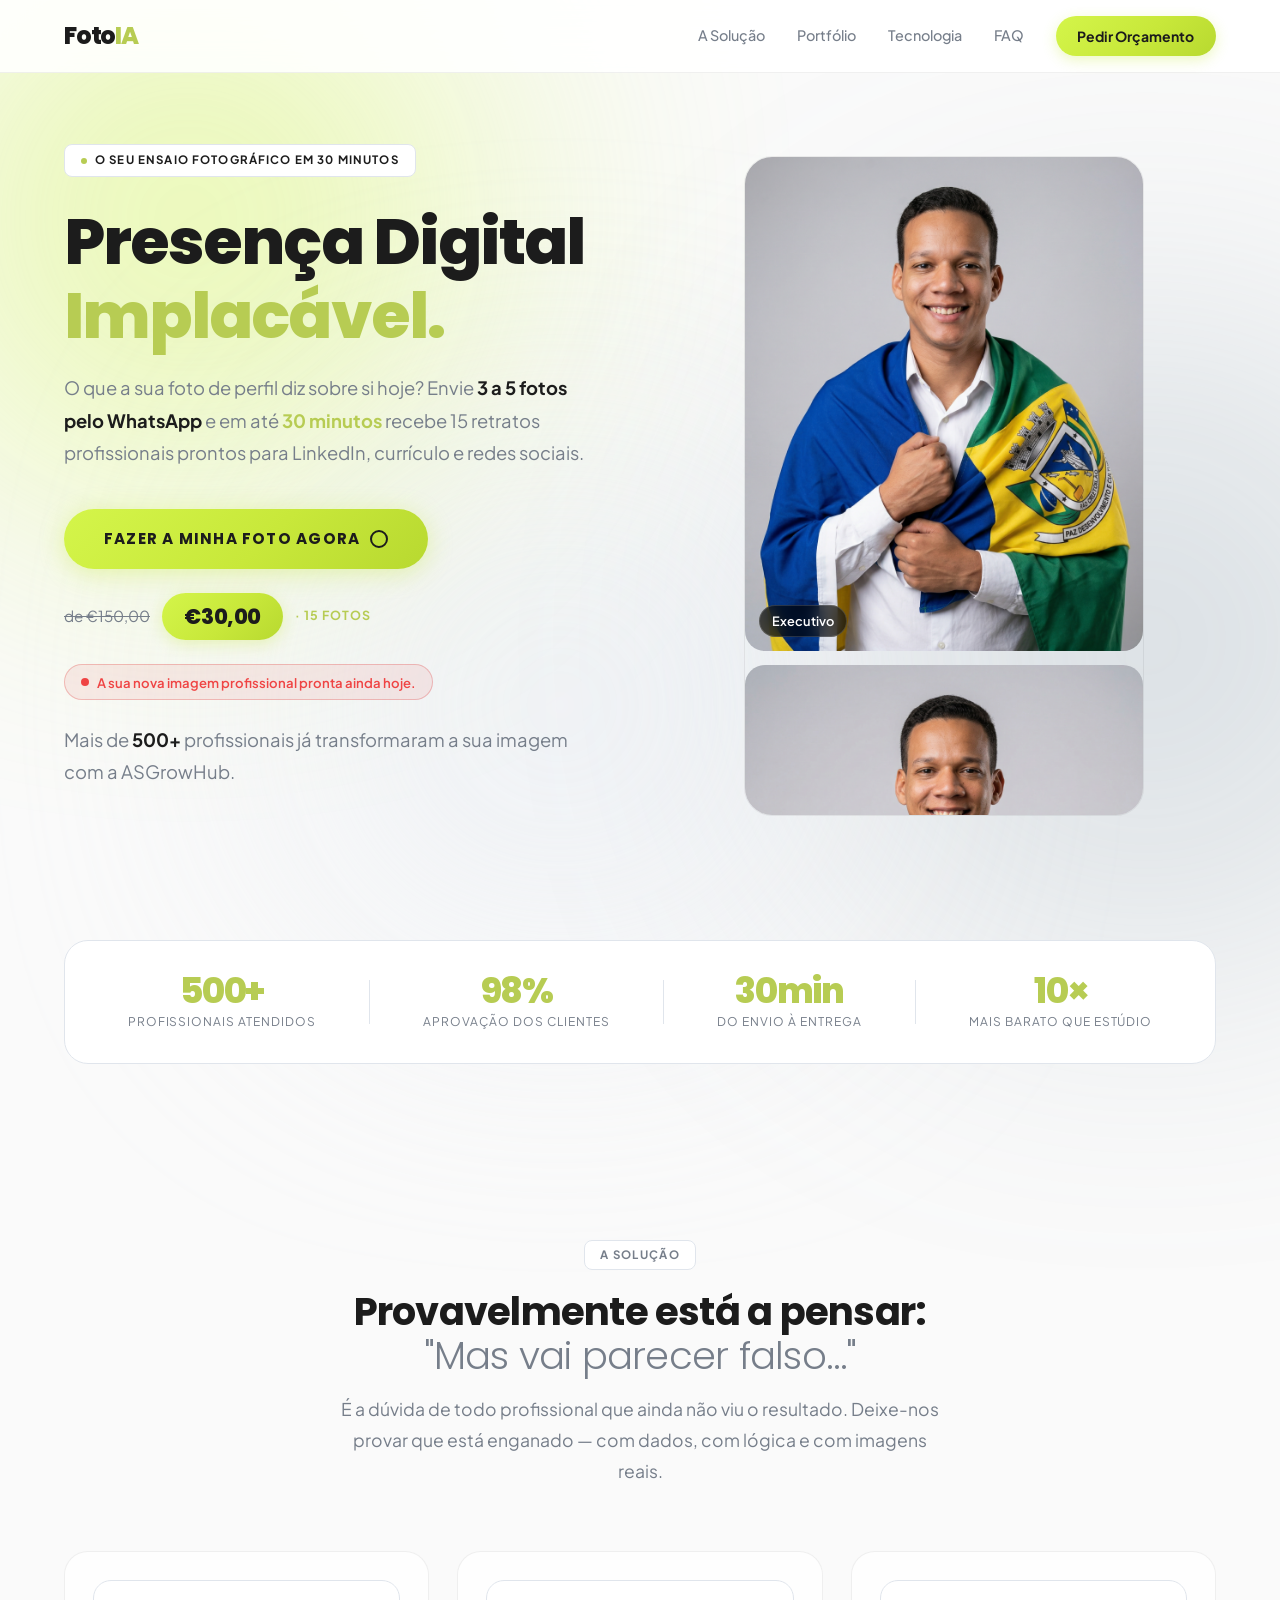
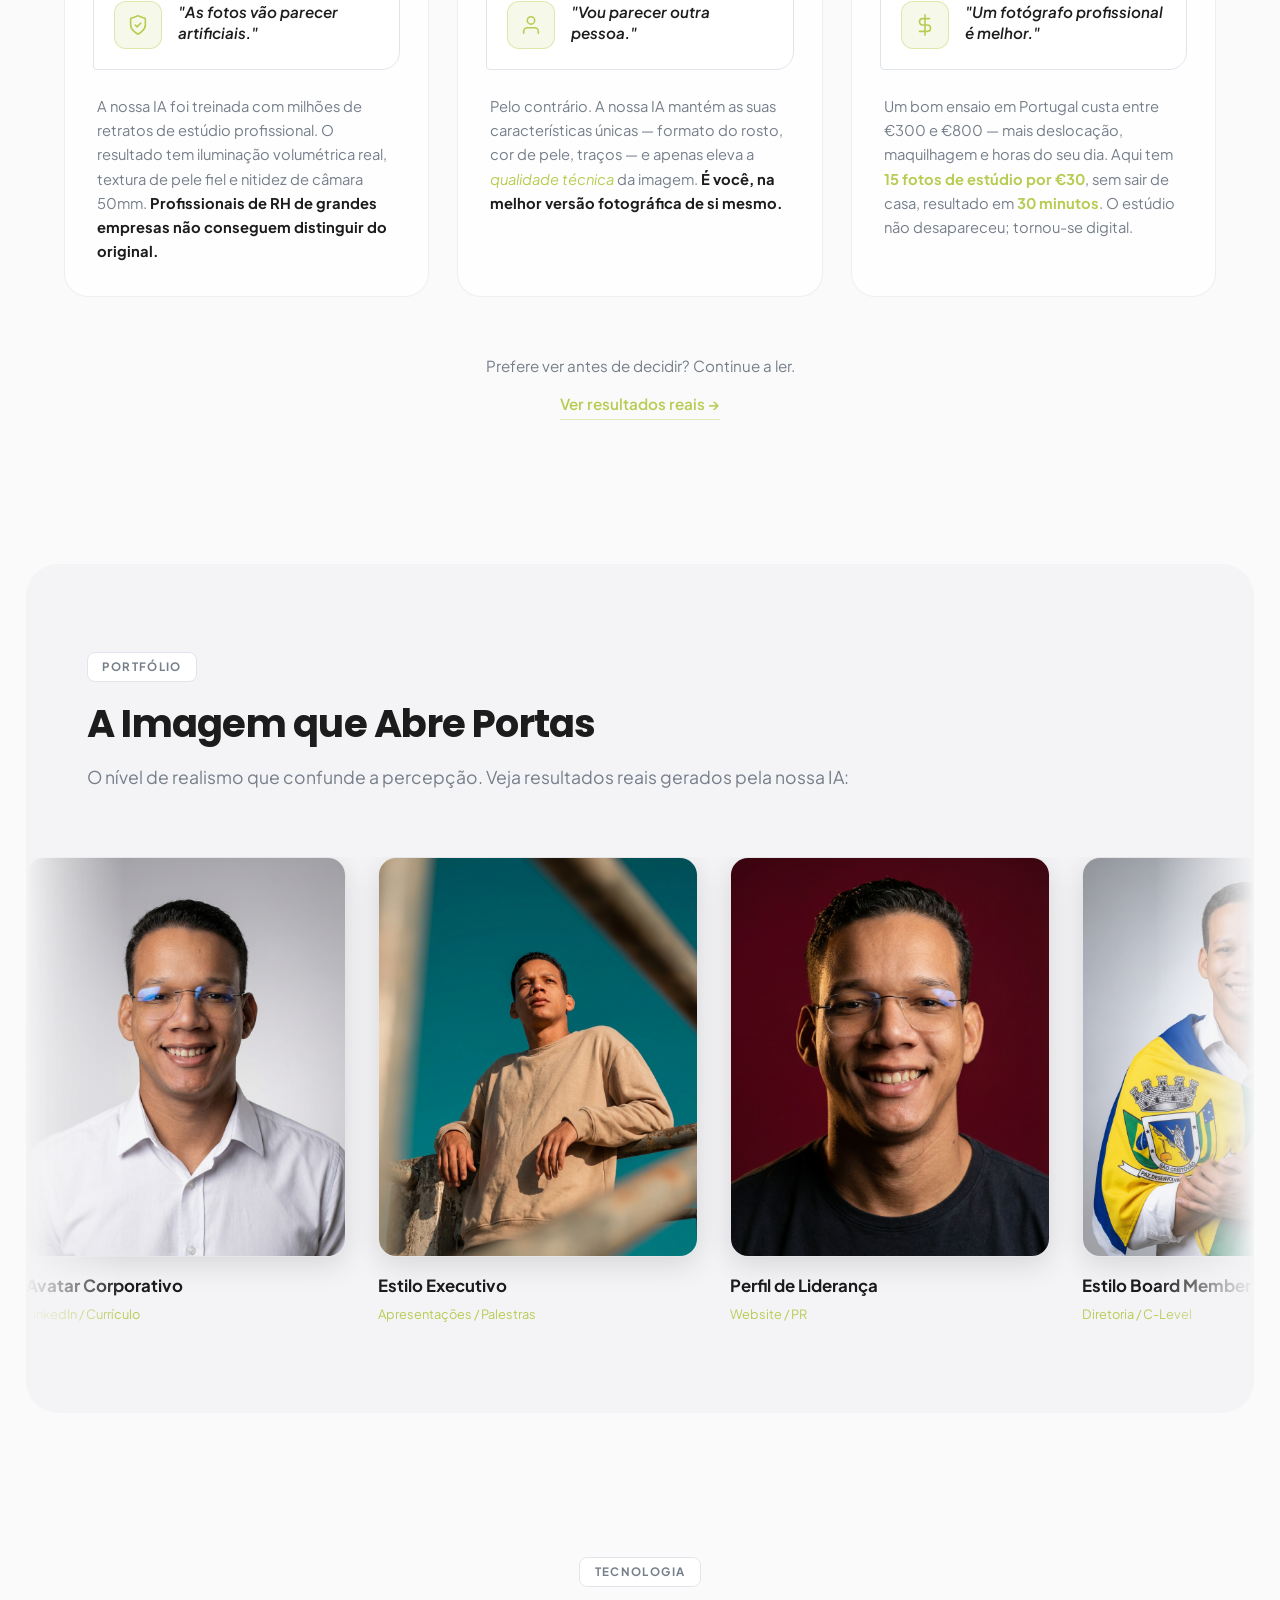
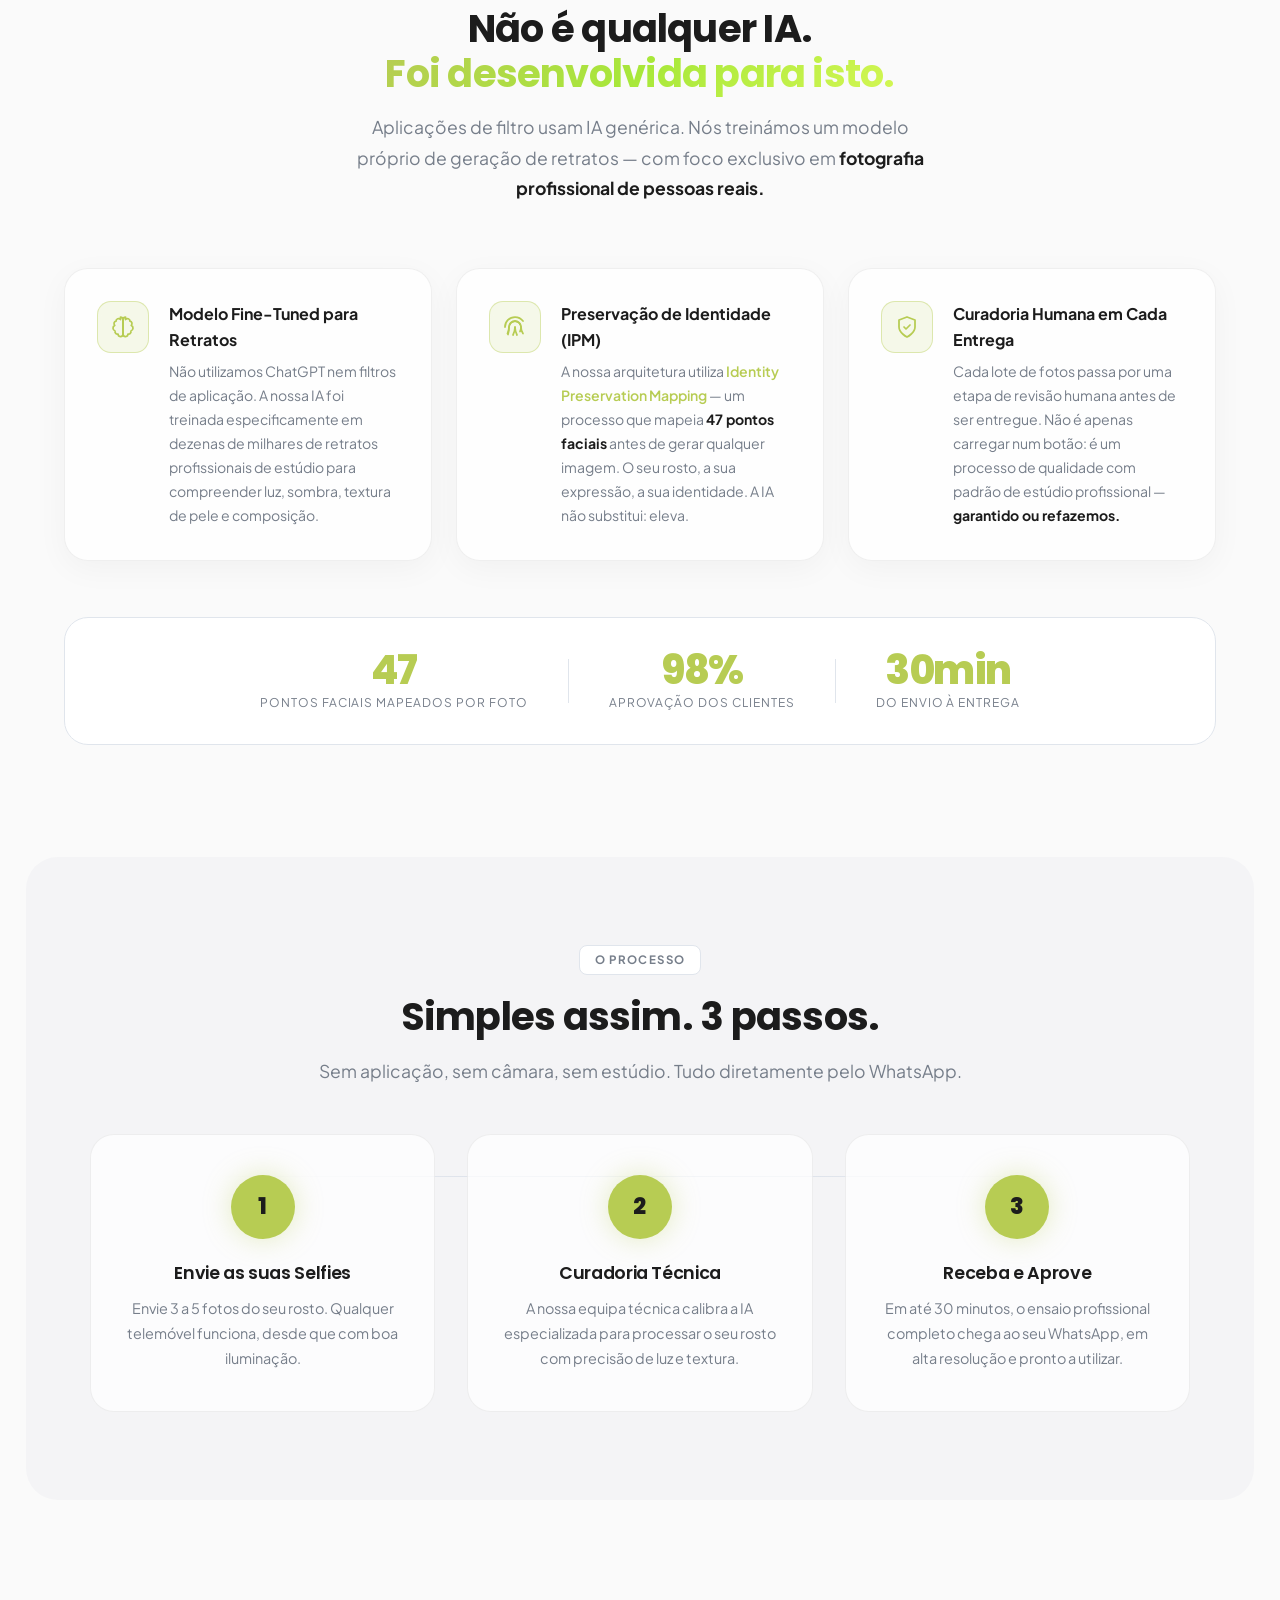
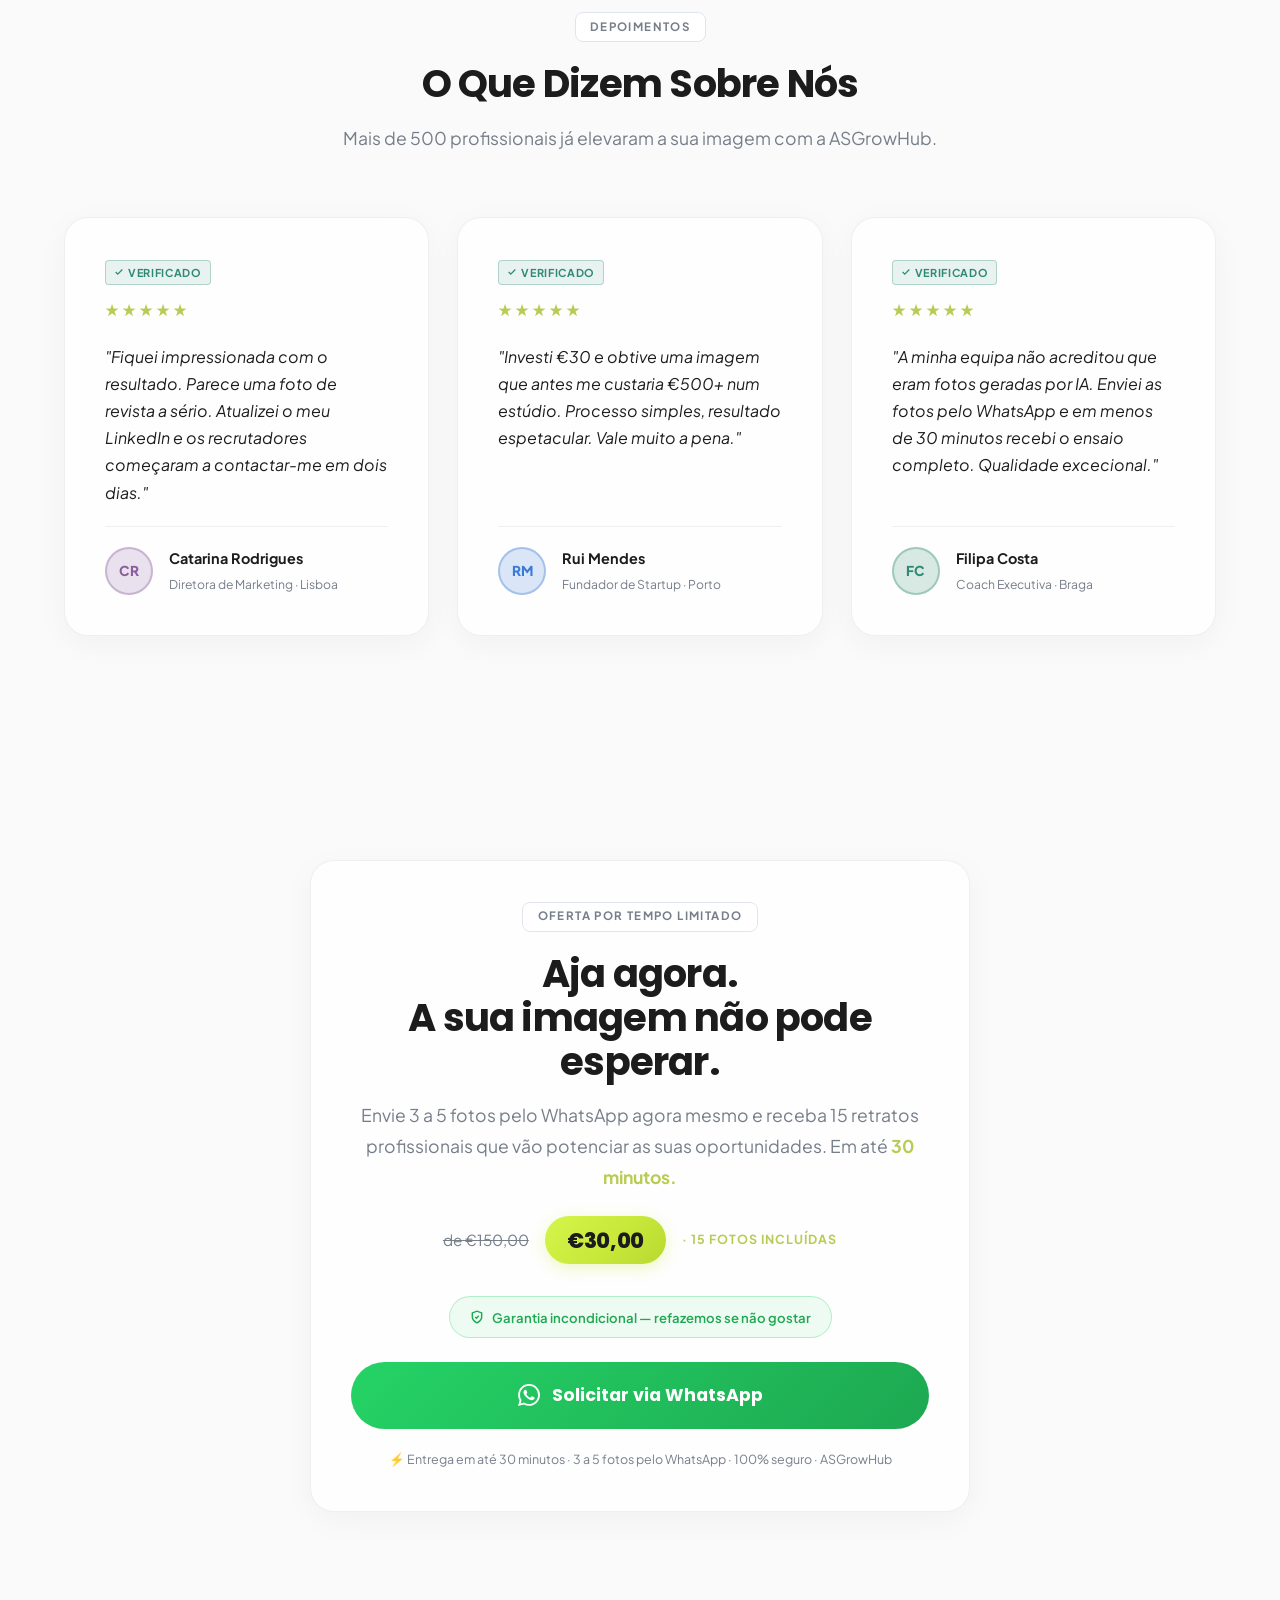
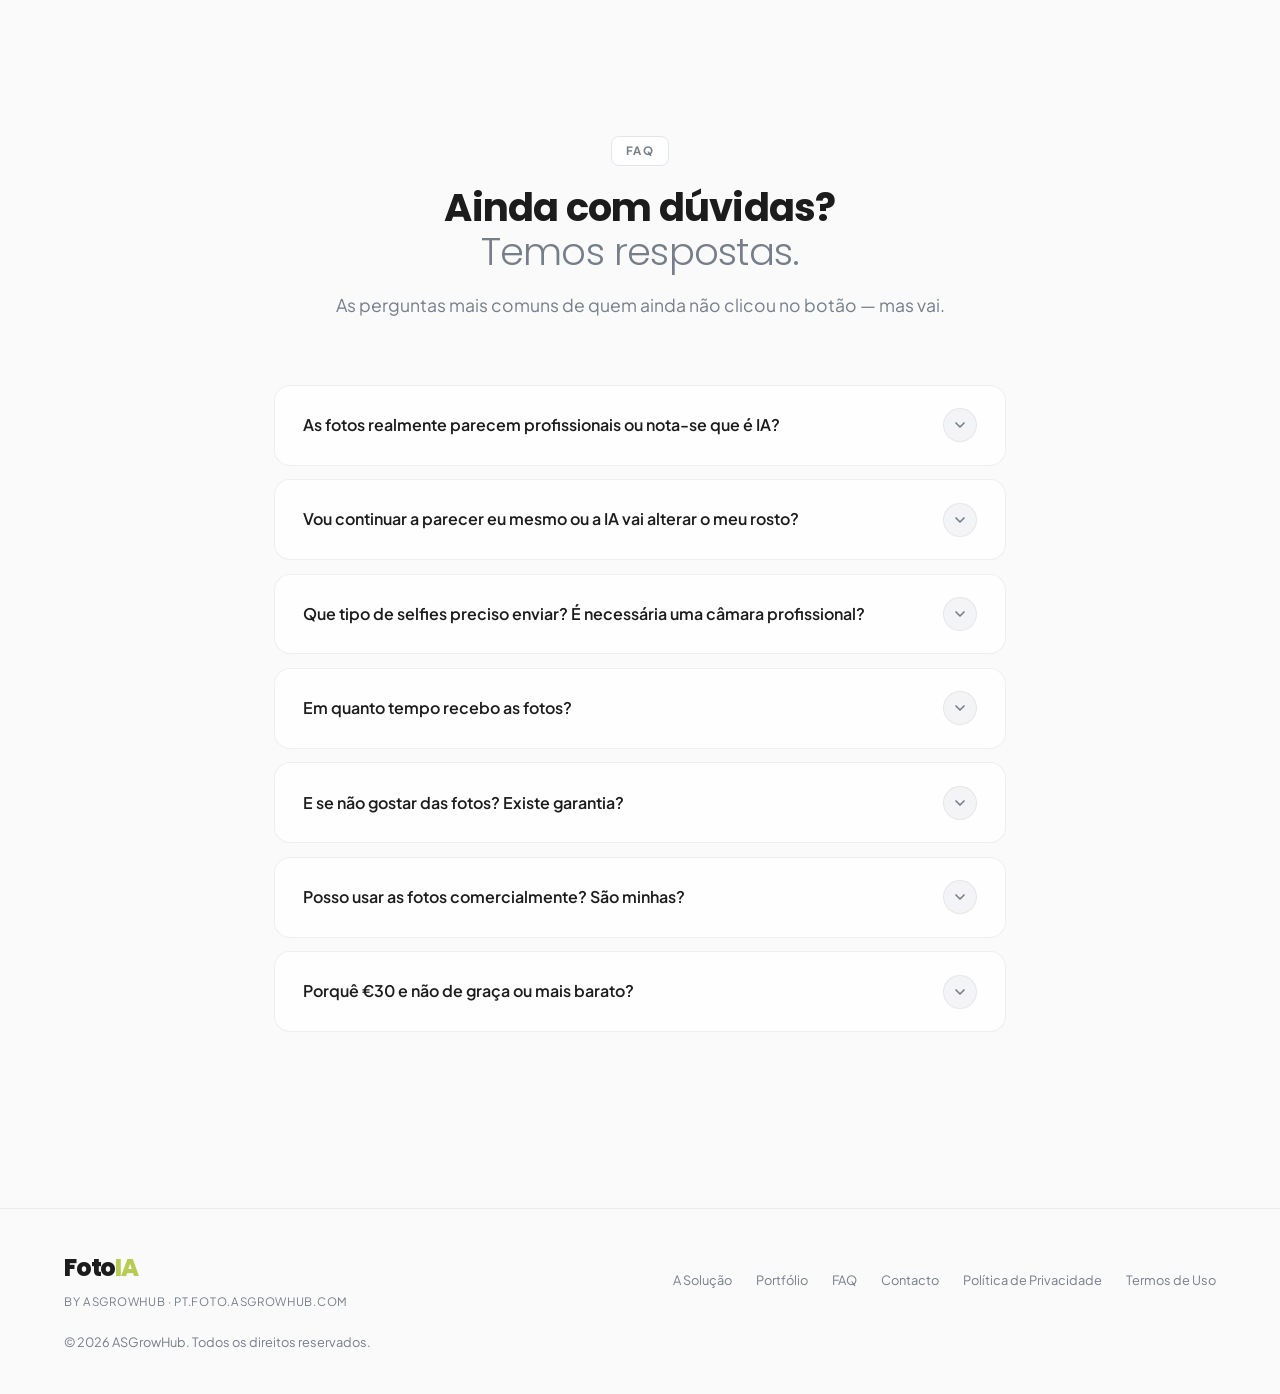
<file: index-pt.html>
<!DOCTYPE html>
<html lang="pt-PT">

<head>
  <meta charset="UTF-8">
  <meta name="viewport" content="width=device-width, initial-scale=1.0">
  <title>FotoIA by ASGrowHub | Retratos Profissionais com Inteligência Artificial</title>
  <meta name="description"
    content="Envie 3 a 5 fotos pelo WhatsApp e receba 15 retratos corporativos profissionais em até 30 minutos. Fotos para LinkedIn, currículo e perfil geradas por IA.">
  <meta name="keywords"
    content="foto corporativa, retrato profissional, foto gerada por IA, linkedin foto, inteligencia artificial foto, portugal">
  <meta name="author" content="ASGrowHub">
  <link rel="canonical" href="https://pt.foto.asgrowhub.com" />

  <!-- Open Graph -->
  <meta property="og:type" content="website">
  <meta property="og:locale" content="pt_PT">
  <meta property="og:url" content="https://pt.foto.asgrowhub.com">
  <meta property="og:title" content="FotoIA — A Sua Nova Imagem Profissional em 30 Minutos">
  <meta property="og:description"
    content="O que a sua foto de perfil diz sobre si hoje? Tenha fotos de estúdio com qualidade impecável geradas por Inteligência Artificial.">
  <meta property="og:image" content="https://foto.asgrowhub.com/assets/og-image.png">
  <meta name="twitter:card" content="summary_large_image">
  <meta name="twitter:title" content="FotoIA — A Sua Nova Imagem Profissional em 30 Minutos">
  <meta name="twitter:description" content="15 fotos de estúdio profissional por €30. Só 3-5 fotos pelo WhatsApp. Em 30 minutos.">

  <link rel="icon"
    href="data:image/svg+xml,%3Csvg xmlns='http://www.w3.org/2000/svg' viewBox='0 0 32 32'%3E%3Crect width='32' height='32' rx='8' fill='%23B7CC53'/%3E%3Cpath d='M6 11h3l2-3h10l2 3h3a2 2 0 0 1 2 2v11a2 2 0 0 1-2 2H6a2 2 0 0 1-2-2V13a2 2 0 0 1 2-2z' fill='none' stroke='%23070707' stroke-width='2' stroke-linejoin='round'/%3E%3Ccircle cx='16' cy='18' r='4' fill='none' stroke='%23070707' stroke-width='2'/%3E%3C/svg%3E">

  <!-- Google Tag Manager -->
  <script>(function(w,d,s,l,i){w[l]=w[l]||[];w[l].push({'gtm.start':
  new Date().getTime(),event:'gtm.js'});var f=d.getElementsByTagName(s)[0],
  j=d.createElement(s),dl=l!='dataLayer'?'&l='+l:'';j.async=true;j.src=
  'https://www.googletagmanager.com/gtm.js?id='+i+dl;f.parentNode.insertBefore(j,f);
  })(window,document,'script','dataLayer','GTM-NWM44LLB');</script>
  <!-- End Google Tag Manager -->

  <!-- TikTok Pixel Code Start -->
  <script>
  !function (w, d, t) {
    w.TiktokAnalyticsObject=t;var ttq=w[t]=w[t]||[];ttq.methods=["page","track","identify","instances","debug","on","off","once","ready","alias","group","enableCookie","disableCookie","holdConsent","revokeConsent","grantConsent"],ttq.setAndDefer=function(t,e){t[e]=function(){t.push([e].concat(Array.prototype.slice.call(arguments,0)))}};for(var i=0;i<ttq.methods.length;i++)ttq.setAndDefer(ttq,ttq.methods[i]);ttq.instance=function(t){for(
  var e=ttq._i[t]||[],n=0;n<ttq.methods.length;n++)ttq.setAndDefer(e,ttq.methods[n]);return e},ttq.load=function(e,n){var r="https://analytics.tiktok.com/i18n/pixel/events.js",o=n&&n.partner;ttq._i=ttq._i||{},ttq._i[e]=[],ttq._i[e]._u=r,ttq._t=ttq._t||{},ttq._t[e]=+new Date,ttq._o=ttq._o||{},ttq._o[e]=n||{};n=document.createElement("script")
  ;n.type="text/javascript",n.async=!0,n.src=r+"?sdkid="+e+"&lib="+t;e=document.getElementsByTagName("script")[0];e.parentNode.insertBefore(n,e)};
    ttq.load('D73E8M3C77U5SK5I3BUG');
    ttq.page();
  }(window, document, 'ttq');
  </script>
  <!-- TikTok Pixel Code End -->

  <link rel="preconnect" href="https://fonts.googleapis.com">
  <link rel="preconnect" href="https://fonts.gstatic.com" crossorigin>
  <link
    href="https://fonts.googleapis.com/css2?family=Plus+Jakarta+Sans:wght@400;500;600;700&family=Poppins:wght@300;400;500;600;700;800&display=swap"
    rel="stylesheet" />

  <style>
    :root {
      --bg-color: #FAFAFA;
      --surface-1: #F4F4F6;
      --surface-2: #EBEBED;
      --surface-color: #FFFFFF;
      --text-color: #1C1C1C;
      --text-muted: #767E8A;
      --text-subtle: #A8B0BB;
      --accent: #B7CC53;
      --accent-hover: #A0B541;
      --accent-light: #E8F5A0;
      --accent-glow: rgba(183, 204, 83, 0.35);
      --accent-border: rgba(183, 204, 83, 0.4);
      --primary-text: #1C1C1C;
      --glass-bg: rgba(255, 255, 255, 0.72);
      --glass-border: rgba(0, 0, 0, 0.06);
      --font-heading: 'Poppins', sans-serif;
      --font-body: 'Plus Jakarta Sans', sans-serif;
      --space-xs: 0.5rem;
      --space-sm: 1rem;
      --space-md: 1.5rem;
      --space-lg: 2.5rem;
      --space-xl: 4rem;
      --space-2xl: 7rem;
      --radius-sm: 8px;
      --radius-md: 16px;
      --radius-lg: 24px;
      --radius-xl: 32px;
      --radius-full: 100px;
      --transition: all 0.3s cubic-bezier(0.25, 0.8, 0.25, 1);
      --transition-spring: all 0.4s cubic-bezier(0.165, 0.84, 0.44, 1);
    }

    *, *::before, *::after { margin: 0; padding: 0; box-sizing: border-box; }
    html { scroll-behavior: smooth; }
    body { background-color: var(--bg-color); color: var(--text-color); font-family: var(--font-body); overflow-x: hidden; line-height: 1.6; }

    .skip-link { position: absolute; top: -100%; left: 1rem; background: var(--accent); color: var(--primary-text); padding: 0.75rem 1.5rem; border-radius: var(--radius-md); font-weight: 700; z-index: 9999; text-decoration: none; transition: top 0.2s; }
    .skip-link:focus { top: 1rem; }

    .glow { position: fixed; border-radius: 50%; filter: blur(140px); z-index: -1; pointer-events: none; animation: breathe 10s infinite alternate ease-in-out; }
    .glow-1 { top: -8%; left: -8%; width: 580px; height: 580px; background: #D4F754; opacity: 0.45; animation-delay: 0s; }
    .glow-2 { top: 35%; right: -15%; width: 650px; height: 650px; background: #7B92A3; opacity: 0.25; animation-delay: 3s; }
    .glow-3 { bottom: -5%; left: 25%; width: 480px; height: 480px; background: #E2E8F0; opacity: 0.6; animation-delay: 6s; }
    @keyframes breathe {
      0%   { transform: scale(1) translate(0,0); }
      50%  { transform: scale(1.06) translate(2%,2%); }
      100% { transform: scale(0.96) translate(-2%,-2%); }
    }

    .glass-card { background: var(--glass-bg); backdrop-filter: blur(24px); -webkit-backdrop-filter: blur(24px); border: 1px solid var(--glass-border); border-radius: var(--radius-lg); padding: 2.5rem; box-shadow: 0 8px 32px rgba(0,0,0,0.04); transition: var(--transition-spring); }
    .glass-card:hover { transform: translateY(-5px); box-shadow: 0 16px 40px rgba(0,0,0,0.08); }

    h1, h2, h3 { font-family: var(--font-heading); line-height: 1.15; letter-spacing: -0.02em; }
    h1 { font-size: clamp(2.6rem, 5vw, 4.8rem); font-weight: 800; letter-spacing: -0.03em; margin-bottom: 1.25rem; color: var(--text-color); }
    h2 { font-size: clamp(1.9rem, 3vw, 3rem); font-weight: 700; margin-bottom: 1rem; }
    h3 { font-size: 1.2rem; font-weight: 600; }
    p { color: var(--text-muted); font-size: 1.1rem; line-height: 1.75; }
    a { color: var(--text-color); text-decoration: none; transition: var(--transition); }

    .gradient-text { background: linear-gradient(135deg, var(--accent) 0%, #a8e83a 50%, #d4f754 100%); -webkit-background-clip: text; -webkit-text-fill-color: transparent; background-clip: text; }

    .glass-nav { background: rgba(255,255,255,0.88); backdrop-filter: blur(20px); -webkit-backdrop-filter: blur(20px); border-bottom: 1px solid var(--glass-border); position: fixed; top: 0; width: 100%; z-index: 1000; display: flex; justify-content: space-between; align-items: center; padding: 1rem 5%; transition: var(--transition); }
    .glass-nav.scrolled { background: rgba(255,255,255,0.97); box-shadow: 0 4px 30px rgba(0,0,0,0.06); }
    .logo { font-family: var(--font-heading); font-size: 1.5rem; font-weight: 800; letter-spacing: -0.05em; }
    .logo span { color: var(--accent); }
    .nav-links { display: flex; gap: 2rem; align-items: center; }
    .nav-links a:not(.cta-button-nav) { color: var(--text-muted); font-size: 0.9rem; font-weight: 500; }
    .nav-links a:not(.cta-button-nav):hover { color: var(--text-color); }
    .cta-button-nav { background: linear-gradient(135deg, #d4f54a 0%, #c8e83a 55%, #b8d930 100%); color: var(--primary-text); padding: 0.55rem 1.35rem; border-radius: var(--radius-full); font-size: 0.875rem; font-weight: 700; border: none; transition: var(--transition-spring); box-shadow: 0 4px 14px rgba(196,232,50,0.3); }
    .cta-button-nav:hover { transform: translateY(-2px) scale(1.03); box-shadow: 0 8px 22px rgba(196,232,50,0.45); }

    .hamburger { display: none; flex-direction: column; gap: 5px; cursor: pointer; padding: 4px; z-index: 1001; background: none; border: none; }
    .hamburger span { width: 24px; height: 2px; background: var(--text-color); border-radius: 2px; transition: var(--transition); display: block; }
    .hamburger.active span:nth-child(1) { transform: translateY(7px) rotate(45deg); }
    .hamburger.active span:nth-child(2) { opacity: 0; }
    .hamburger.active span:nth-child(3) { transform: translateY(-7px) rotate(-45deg); }

    .mobile-menu { display: none; position: fixed; inset: 0; background: rgba(250,250,250,0.98); backdrop-filter: blur(20px); z-index: 999; flex-direction: column; align-items: center; justify-content: center; gap: 2.5rem; }
    .mobile-menu.open { display: flex; }
    .mobile-menu a { font-size: 1.75rem; font-weight: 600; color: var(--text-muted); }
    .mobile-menu a:hover { color: var(--accent); }

    .btn-primary { display: inline-flex; align-items: center; justify-content: center; gap: 10px; background: linear-gradient(135deg, #d4f54a 0%, #c8e83a 55%, #b8d930 100%); color: var(--primary-text); font-family: var(--font-heading); font-size: 0.95rem; font-weight: 700; letter-spacing: 0.08em; text-transform: uppercase; padding: 1.1rem 2.5rem; border-radius: var(--radius-full); border: none; cursor: pointer; transition: transform 0.2s ease, box-shadow 0.2s ease; box-shadow: 0 4px 24px rgba(196,232,50,0.35); animation: pulse-lime 2.8s infinite cubic-bezier(0.66,0,0,1); }
    .btn-primary:hover { transform: scale(1.04) translateY(-2px); box-shadow: 0 10px 32px rgba(196,232,50,0.5); animation: none; }
    .btn-primary .icon-circle { width: 18px; height: 18px; border: 2px solid var(--primary-text); border-radius: 50%; flex-shrink: 0; }
    @keyframes pulse-lime { 0% { box-shadow: 0 0 0 0 rgba(183,204,83,0.5); } 70% { box-shadow: 0 0 0 18px rgba(183,204,83,0); } 100% { box-shadow: 0 0 0 0 rgba(183,204,83,0); } }

    .btn-whatsapp { display: inline-flex; align-items: center; justify-content: center; gap: 0.75rem; background: linear-gradient(135deg, #25D366 0%, #1da851 100%); color: #fff; font-family: var(--font-heading); font-weight: 700; padding: 1.2rem 2.8rem; border-radius: var(--radius-full); font-size: 1.1rem; transition: var(--transition-spring); border: none; cursor: pointer; animation: pulse-green 2.8s infinite cubic-bezier(0.66,0,0,1); box-shadow: 0 0 0 0 rgba(37,211,102,0.5); }
    .btn-whatsapp:hover { transform: translateY(-4px) scale(1.02); animation: none; box-shadow: 0 16px 40px rgba(37,211,102,0.4); }
    @keyframes pulse-green { 0% { box-shadow: 0 0 0 0 rgba(37,211,102,0.5); } 70% { box-shadow: 0 0 0 18px rgba(37,211,102,0); } 100% { box-shadow: 0 0 0 0 rgba(37,211,102,0); } }

    .section-label { display: inline-block; padding: 0.3rem 0.9rem; border: 1px solid #E0E5EC; border-radius: var(--radius-sm); font-size: 0.72rem; font-weight: 700; letter-spacing: 0.12em; text-transform: uppercase; color: var(--text-muted); background: #FFF; margin-bottom: 1.25rem; }

    .badge-hero { display: inline-flex; align-items: center; gap: 8px; padding: 0.4rem 1rem; background: #FFF; border: 1px solid #E0E5EC; border-radius: var(--radius-sm); font-size: 0.72rem; font-weight: 700; letter-spacing: 0.1em; text-transform: uppercase; color: var(--text-color); margin-bottom: 1.75rem; }
    .badge-hero-dot { width: 6px; height: 6px; border-radius: 50%; background: var(--accent); flex-shrink: 0; }

    .pulse-dot { display: inline-block; width: 8px; height: 8px; border-radius: 50%; background: #ef4444; box-shadow: 0 0 0 0 rgba(239,68,68,0.7); animation: pulse-red 2s infinite cubic-bezier(0.66,0,0,1); flex-shrink: 0; }
    @keyframes pulse-red { to { box-shadow: 0 0 0 10px rgba(239,68,68,0); } }
    .pulse-dot.green { background: #25D366; box-shadow: 0 0 0 0 rgba(37,211,102,0.7); animation: pulse-green-dot 2s infinite; }
    @keyframes pulse-green-dot { to { box-shadow: 0 0 0 8px rgba(37,211,102,0); } }

    .reveal { opacity: 0; transform: translateY(28px); transition: opacity 0.65s ease, transform 0.65s ease; }
    .reveal.visible { opacity: 1; transform: translateY(0); }
    .reveal-delay-1 { transition-delay: 0.1s; }
    .reveal-delay-2 { transition-delay: 0.2s; }
    .reveal-delay-3 { transition-delay: 0.3s; }
    .reveal-delay-4 { transition-delay: 0.4s; }

    section { padding: var(--space-2xl) 5%; max-width: 1400px; margin: 0 auto; }
    .section-header { margin-bottom: var(--space-xl); }
    .text-center { text-align: center; }

    .hero { min-height: 100vh; display: flex; align-items: center; justify-content: space-between; gap: var(--space-xl); padding-top: 9rem; }
    .hero-content { flex: 1; max-width: 600px; }
    .hero-content h1 span { color: var(--accent); }
    .hero-content > p { margin-bottom: var(--space-lg); font-size: 1.15rem; }
    .hero-actions { display: flex; gap: 1rem; margin-bottom: var(--space-md); flex-wrap: wrap; }

    .pricing-row { display: flex; align-items: center; gap: 0.75rem; flex-wrap: wrap; margin-bottom: var(--space-md); }
    .price-old { font-size: 0.95rem; color: var(--text-muted); text-decoration: line-through; }
    .price-badge { background: linear-gradient(135deg, #d4f54a 0%, #c8e83a 55%, #b8d930 100%); color: var(--primary-text); font-family: var(--font-heading); font-weight: 800; font-size: 1.3rem; padding: 0.45rem 1.4rem; border-radius: var(--radius-full); letter-spacing: -0.02em; box-shadow: 0 4px 16px rgba(196,232,50,0.3); }
    .price-qty { font-size: 0.78rem; color: var(--accent); font-weight: 700; letter-spacing: 0.08em; text-transform: uppercase; }

    .urgency { display: inline-flex; align-items: center; gap: 0.5rem; background: rgba(220,38,38,0.08); border: 1px solid rgba(220,38,38,0.25); padding: 0.4rem 1rem; border-radius: var(--radius-full); font-size: 0.82rem; font-weight: 600; color: #ef4444; margin-bottom: var(--space-md); }
    .social-proof-bar { font-size: 0.82rem; color: var(--text-muted); }
    .social-proof-bar strong { color: var(--text-color); font-weight: 700; }

    .hero-visual { flex: 1; display: flex; justify-content: center; align-items: center; }

    .carousel-container { width: 100%; max-width: 400px; height: 660px; overflow: hidden; position: relative; border-radius: 28px; border: 1px solid var(--glass-border); }
    .carousel-track { display: flex; flex-direction: column; gap: 14px; animation: scroll-vertical 24s linear infinite; }
    .carousel-track:hover { animation-play-state: paused; }
    .carousel-slide { position: relative; width: 100%; border-radius: 20px; overflow: hidden; flex-shrink: 0; }
    .carousel-slide img { width: 100%; height: auto; display: block; }
    .slide-label { position: absolute; bottom: 14px; left: 14px; background: rgba(0,0,0,0.65); color: #fff; padding: 5px 12px; border-radius: var(--radius-full); font-size: 0.8rem; font-weight: 600; backdrop-filter: blur(8px); border: 1px solid rgba(255,255,255,0.15); }
    @keyframes scroll-vertical { 0% { transform: translateY(0); } 100% { transform: translateY(calc(-50% - 7px)); } }

    .stats-bar { max-width: 1400px; margin: 0 auto; padding: 0 5% 4rem; }
    .stats-bar-inner { display: flex; align-items: center; justify-content: space-around; flex-wrap: wrap; gap: 1.5rem; background: #FFF; border: 1px solid #E0E5EC; border-radius: var(--radius-lg); padding: 2rem 3rem; }
    .stat-item { display: flex; flex-direction: column; align-items: center; gap: 0.2rem; text-align: center; }
    .stat-num { font-family: var(--font-heading); font-size: 2.2rem; font-weight: 800; color: var(--accent); line-height: 1; letter-spacing: -0.04em; }
    .stat-desc { font-size: 0.75rem; color: var(--text-muted); text-transform: uppercase; letter-spacing: 0.08em; }
    .stat-divider { width: 1px; height: 44px; background: #E0E5EC; }

    .benefits-grid { display: grid; grid-template-columns: repeat(auto-fit, minmax(280px, 1fr)); gap: 1.75rem; }
    .objection-card { background: var(--glass-bg); backdrop-filter: blur(24px); -webkit-backdrop-filter: blur(24px); border: 1px solid var(--glass-border); border-radius: var(--radius-lg); padding: 1.75rem; gap: 1.5rem; display: flex; flex-direction: column; transition: var(--transition-spring); }
    .objection-card:hover { transform: translateY(-6px); box-shadow: 0 16px 40px rgba(0,0,0,0.08); border-color: var(--accent-border); }
    .objection-bubble { background: #FFF; border: 1px solid #E0E5EC; border-radius: 18px 18px 18px 4px; padding: 1.25rem; display: flex; align-items: flex-start; gap: 1rem; }
    .glass-icon { width: 48px; height: 48px; min-width: 48px; display: flex; align-items: center; justify-content: center; background: rgba(183,204,83,0.12); border: 1px solid var(--accent-border); border-radius: 12px; flex-shrink: 0; transition: var(--transition); }
    .glass-icon svg { width: 22px; height: 22px; stroke: var(--accent); fill: none; stroke-width: 1.75; stroke-linecap: round; stroke-linejoin: round; }
    .objection-card:hover .glass-icon { background: rgba(183,204,83,0.22); transform: scale(1.05); }
    .objection-tag { display: block; font-size: 0.68rem; font-weight: 700; text-transform: uppercase; letter-spacing: 0.1em; color: var(--accent); margin-bottom: 0.3rem; }
    .objection-q { font-size: 0.95rem; font-weight: 600; color: var(--text-color); line-height: 1.4; margin: 0; font-style: italic; }
    .objection-answer { padding: 0 0.25rem 0.25rem; flex-grow: 1; }
    .objection-answer p { font-size: 0.92rem; line-height: 1.65; color: var(--text-muted); margin: 0; }
    .mini-cta-link { display: inline-flex; align-items: center; gap: 4px; color: var(--accent); font-weight: 600; font-size: 0.95rem; border-bottom: 1px solid var(--accent-border); padding-bottom: 2px; transition: var(--transition); }
    .mini-cta-link:hover { gap: 8px; }

    .portfolio { background: var(--surface-1); border-radius: var(--radius-xl); padding: 5.5rem 0; margin: 2rem 2%; overflow: hidden; max-width: none; }
    .portfolio .section-header { padding: 0 5%; }
    .portfolio-marquee-wrapper { display: flex; overflow: hidden; user-select: none; margin-top: 3.5rem; gap: 2rem; mask-image: linear-gradient(to right, rgba(0,0,0,0) 0%, rgba(0,0,0,1) 8%, rgba(0,0,0,1) 92%, rgba(0,0,0,0) 100%); -webkit-mask-image: linear-gradient(to right, rgba(0,0,0,0) 0%, rgba(0,0,0,1) 8%, rgba(0,0,0,1) 92%, rgba(0,0,0,0) 100%); }
    .portfolio-marquee-track { display: flex; flex-shrink: 0; min-width: 100%; animation: scrollX 45s linear infinite; gap: 2rem; }
    .portfolio-marquee-wrapper:hover .portfolio-marquee-track { animation-play-state: paused; }
    .marquee-group { display: flex; flex-shrink: 0; gap: 2rem; }
    @keyframes scrollX { 0% { transform: translateX(0); } 100% { transform: translateX(-100%); } }
    .marquee-item { width: 320px; display: flex; flex-direction: column; gap: 1rem; flex-shrink: 0; transition: var(--transition); }
    .marquee-item:hover { transform: translateY(-8px); }
    .portfolio-image-wrapper { width: 100%; height: 400px; border-radius: 18px; overflow: hidden; position: relative; box-shadow: 0 8px 30px rgba(0,0,0,0.12); border: 1px solid var(--glass-border); }
    .portfolio-image-wrapper img { width: 100%; height: 100%; object-fit: cover; transition: transform 0.6s cubic-bezier(0.165,0.84,0.44,1); }
    .marquee-item:hover .portfolio-image-wrapper img { transform: scale(1.06); }
    .portfolio-overlay { position: absolute; bottom: 0; left: 0; right: 0; padding: 1.25rem; background: linear-gradient(to top, rgba(0,0,0,0.85) 0%, rgba(0,0,0,0) 100%); display: flex; align-items: center; gap: 0.5rem; opacity: 0; transform: translateY(8px); transition: all 0.35s ease; }
    .marquee-item:hover .portfolio-overlay { opacity: 1; transform: translateY(0); }
    .tag-before { font-size: 0.68rem; font-weight: 700; text-transform: uppercase; letter-spacing: 0.05em; padding: 0.3rem 0.6rem; border-radius: var(--radius-sm); background: rgba(255,255,255,0.12); color: rgba(255,255,255,0.75); backdrop-filter: blur(4px); border: 1px solid rgba(255,255,255,0.15); }
    .tag-after { font-size: 0.68rem; font-weight: 700; text-transform: uppercase; letter-spacing: 0.05em; padding: 0.3rem 0.6rem; border-radius: var(--radius-sm); background: var(--accent); color: var(--primary-text); }
    .portfolio-info h4 { font-size: 1.05rem; font-weight: 700; margin-bottom: 0.2rem; color: var(--text-color); }
    .portfolio-info p { font-size: 0.8rem; color: var(--accent); margin: 0; }

    .ai-authority { padding: var(--space-2xl) 5%; text-align: center; }
    .authority-grid { display: grid; grid-template-columns: repeat(auto-fit, minmax(280px, 1fr)); gap: 1.5rem; margin-top: 3.5rem; text-align: left; }
    .authority-card { display: flex; align-items: flex-start; gap: 1.25rem; background: var(--glass-bg); backdrop-filter: blur(24px); border: 1px solid var(--glass-border); border-radius: var(--radius-lg); padding: 2rem; box-shadow: 0 8px 32px rgba(0,0,0,0.04); transition: var(--transition-spring); }
    .authority-card:hover { box-shadow: 0 16px 40px rgba(0,0,0,0.08); transform: translateY(-4px); border-color: var(--accent-border); }
    .authority-icon { width: 52px; height: 52px; min-width: 52px; background: rgba(183,204,83,0.12); border: 1px solid var(--accent-border); border-radius: 14px; display: flex; align-items: center; justify-content: center; flex-shrink: 0; }
    .authority-icon svg { width: 24px; height: 24px; stroke: var(--accent); fill: none; stroke-width: 1.75; stroke-linecap: round; stroke-linejoin: round; }
    .authority-text h4 { font-size: 1rem; font-weight: 700; color: var(--text-color); margin-bottom: 0.5rem; }
    .authority-text p { font-size: 0.88rem; line-height: 1.7; color: var(--text-muted); margin: 0; }
    .authority-text em { color: var(--accent); font-style: normal; font-weight: 600; }
    .authority-footer { display: flex; align-items: center; justify-content: center; gap: 2.5rem; margin-top: 3.5rem; padding: 2rem 3rem; background: #FFF; border: 1px solid #E0E5EC; border-radius: var(--radius-lg); flex-wrap: wrap; }
    .authority-stat { display: flex; flex-direction: column; align-items: center; gap: 0.2rem; }
    .stat-number { font-family: var(--font-heading); font-size: 2.5rem; font-weight: 800; color: var(--accent); line-height: 1; letter-spacing: -0.04em; }
    .stat-label { font-size: 0.75rem; color: var(--text-muted); text-transform: uppercase; letter-spacing: 0.08em; text-align: center; }
    .authority-divider { width: 1px; height: 44px; background: #E0E5EC; }

    .how-it-works { background: var(--surface-1); border-radius: var(--radius-xl); padding: 5.5rem 5%; margin: 0 2%; max-width: none; }
    .steps-grid { display: grid; grid-template-columns: repeat(auto-fit, minmax(240px, 1fr)); gap: 2rem; position: relative; margin-top: 3rem; }
    .steps-grid::before { content: ''; position: absolute; top: 42px; left: 10%; right: 10%; height: 1px; background: linear-gradient(to right, transparent, #D0D8E4, transparent); }
    .step-card { text-align: center; padding: 2.5rem 2rem; background: var(--glass-bg); border: 1px solid var(--glass-border); border-radius: var(--radius-lg); transition: var(--transition-spring); position: relative; }
    .step-card:hover { box-shadow: 0 12px 36px rgba(0,0,0,0.08); background: #FFF; transform: translateY(-6px); border-color: var(--accent-border); }
    .step-number { width: 64px; height: 64px; border-radius: 50%; background: var(--accent); color: var(--primary-text); font-family: var(--font-heading); font-weight: 800; font-size: 1.4rem; display: flex; align-items: center; justify-content: center; margin: 0 auto 1.5rem; position: relative; z-index: 1; box-shadow: 0 0 28px var(--accent-glow); }
    .step-card h3 { margin-bottom: 0.75rem; font-size: 1.1rem; color: var(--text-color); }
    .step-card p { font-size: 0.9rem; }

    .testimonials-grid { display: grid; grid-template-columns: repeat(auto-fit, minmax(300px, 1fr)); gap: 1.75rem; }
    .testimonial-card { display: flex; flex-direction: column; gap: 1.25rem; }
    .testimonial-card:hover { border-color: var(--accent-border); }
    .stars { color: var(--accent); font-size: 1rem; letter-spacing: 3px; }
    .testimonial-text { font-size: 1rem; color: var(--text-color) !important; font-style: italic; line-height: 1.7; flex: 1; }
    .testimonial-author { display: flex; align-items: center; gap: 1rem; padding-top: 1.25rem; border-top: 1px solid var(--glass-border); }
    .author-avatar { width: 48px; height: 48px; border-radius: 50%; display: flex; align-items: center; justify-content: center; font-size: 0.85rem; font-weight: 800; flex-shrink: 0; background: color-mix(in srgb, var(--av-color) 18%, transparent); border: 2px solid color-mix(in srgb, var(--av-color) 35%, transparent); color: var(--av-color); letter-spacing: 0.02em; }
    .author-name { font-weight: 700; font-size: 0.9rem; color: var(--text-color); display: block; }
    .author-role { font-size: 0.76rem; color: var(--text-muted); }
    .verified-badge { display: inline-flex; align-items: center; gap: 4px; font-size: 0.68rem; font-weight: 700; letter-spacing: 0.06em; text-transform: uppercase; color: #2E8B72; background: rgba(46,139,114,0.1); border: 1px solid rgba(46,139,114,0.3); padding: 3px 8px; border-radius: 4px; margin-bottom: 0.75rem; }

    .contact { display: flex; justify-content: center; }
    .cta-box { max-width: 660px; width: 100%; text-align: center; }
    .cta-box h2 { margin-bottom: 1rem; }
    .guarantee-badge { display: inline-flex; align-items: center; gap: 8px; background: rgba(37,211,102,0.08); border: 1px solid rgba(37,211,102,0.3); padding: 0.6rem 1.25rem; border-radius: var(--radius-full); font-size: 0.82rem; font-weight: 600; color: #1da851; margin-bottom: 1.5rem; }
    .pricing-display { display: flex; align-items: center; justify-content: center; gap: 1rem; flex-wrap: wrap; margin: 1.5rem 0 2rem; }
    .cta-sub-note { font-size: 0.78rem; color: var(--text-muted); margin-top: 1.25rem; }

    .faq-section { padding: var(--space-2xl) 5%; max-width: 860px; margin: 0 auto; }
    .faq-list { display: flex; flex-direction: column; gap: 0.85rem; margin-top: 3.5rem; }
    .faq-item { background: var(--glass-bg); backdrop-filter: blur(20px); border: 1px solid var(--glass-border); border-radius: var(--radius-md); overflow: hidden; transition: border-color 0.3s ease, box-shadow 0.3s ease; }
    .faq-item:hover { box-shadow: 0 8px 32px rgba(0,0,0,0.04); border-color: rgba(183,204,83,0.25); }
    .faq-item.is-open { background: #FFF; border-color: var(--accent-border); box-shadow: 0 8px 32px rgba(183,204,83,0.1); }
    .faq-question { width: 100%; background: none; border: none; cursor: pointer; display: flex; align-items: center; justify-content: space-between; gap: 1.25rem; padding: 1.4rem 1.75rem; text-align: left; color: var(--text-color); font-family: var(--font-body); font-size: 1rem; font-weight: 600; line-height: 1.4; transition: color 0.3s ease; }
    .faq-icon { width: 34px; height: 34px; min-width: 34px; border-radius: 50%; border: 1px solid var(--glass-border); display: flex; align-items: center; justify-content: center; transition: var(--transition-spring); background: var(--surface-1); flex-shrink: 0; }
    .faq-icon svg { width: 16px; height: 16px; stroke: var(--text-muted); fill: none; stroke-width: 2.5; stroke-linecap: round; stroke-linejoin: round; transition: stroke 0.3s ease, transform 0.35s cubic-bezier(0.165,0.84,0.44,1); }
    .faq-item.is-open .faq-icon { background: rgba(183,204,83,0.12); border-color: var(--accent-border); }
    .faq-item.is-open .faq-icon svg { stroke: var(--accent); transform: rotate(180deg); }
    .faq-answer { max-height: 0; overflow: hidden; transition: max-height 0.4s cubic-bezier(0.165,0.84,0.44,1); padding: 0 1.75rem; }
    .faq-answer p { font-size: 0.92rem; line-height: 1.8; color: var(--text-muted); padding-bottom: 1.5rem; margin: 0; }
    .faq-answer em { color: var(--accent); font-style: normal; font-weight: 600; }
    .faq-answer strong { color: var(--text-color); }

    .glass-footer { border-top: 1px solid var(--glass-border); padding: 2.5rem 5%; margin-top: 4rem; }
    .footer-content { max-width: 1400px; margin: 0 auto; display: flex; justify-content: space-between; align-items: center; flex-wrap: wrap; gap: 1.25rem; }
    .footer-brand { display: flex; flex-direction: column; gap: 0.35rem; }
    .brand-sub { font-size: 0.72rem; color: var(--text-muted); letter-spacing: 0.06em; text-transform: uppercase; }
    .footer-links { display: flex; gap: 1.5rem; }
    .footer-links a { font-size: 0.8rem; color: var(--text-muted); }
    .footer-links a:hover { color: var(--accent); }

    .sticky-cta-bar { display: none; }
    @media (max-width: 768px) {
      .sticky-cta-bar { display: block; position: fixed; bottom: 0; left: 0; right: 0; z-index: 990; padding: 0.85rem 1rem; padding-bottom: calc(0.85rem + env(safe-area-inset-bottom, 0px)); background: rgba(255,255,255,0.97); backdrop-filter: blur(20px); border-top: 1px solid var(--glass-border); box-shadow: 0 -8px 32px rgba(0,0,0,0.06); animation: slideUpBar 0.5s cubic-bezier(0.16,1,0.3,1) both; animation-delay: 2.5s; }
      body { padding-bottom: 80px; }
    }
    @keyframes slideUpBar { from { transform: translateY(100%); opacity: 0; } to { transform: translateY(0); opacity: 1; } }
    .sticky-cta-inner { display: flex; align-items: center; justify-content: space-between; gap: 1rem; max-width: 480px; margin: 0 auto; }
    .sticky-cta-text { display: flex; flex-direction: column; gap: 0.15rem; }
    .sticky-price-old { font-size: 0.72rem; color: var(--text-muted); text-decoration: line-through; font-weight: 500; }
    .sticky-price-row { display: flex; align-items: baseline; gap: 0.25rem; line-height: 1; }
    .sticky-price-label { font-size: 0.72rem; color: var(--text-muted); font-weight: 500; }
    .sticky-price { font-family: var(--font-heading); font-size: 1.25rem; font-weight: 800; color: var(--accent); line-height: 1; letter-spacing: -0.02em; }
    .sticky-label { font-size: 0.68rem; color: var(--text-muted); display: inline-flex; align-items: center; gap: 5px; }
    .sticky-cta-btn { display: flex; align-items: center; gap: 0.5rem; background: #25D366; color: #fff; font-family: var(--font-heading); font-weight: 700; font-size: 0.9rem; padding: 0.75rem 1.35rem; border-radius: var(--radius-full); white-space: nowrap; box-shadow: 0 4px 20px rgba(37,211,102,0.35); transition: var(--transition); flex-shrink: 0; }
    .sticky-cta-btn:hover { background: #1ebe5d; transform: scale(1.03); }

    .back-to-top { position: fixed; bottom: 2rem; right: 2rem; width: 48px; height: 48px; background: #FFF; border: 1px solid var(--glass-border); border-radius: 50%; display: flex; align-items: center; justify-content: center; color: var(--accent); cursor: pointer; opacity: 0; visibility: hidden; transform: translateY(16px); transition: var(--transition-spring); z-index: 990; box-shadow: 0 4px 20px rgba(0,0,0,0.08); }
    .back-to-top.visible { opacity: 1; visibility: visible; transform: translateY(0); }
    .back-to-top:hover { background: var(--accent); color: var(--primary-text); transform: translateY(-4px); }

    @media (max-width: 968px) {
      .hero { flex-direction: column; text-align: center; padding-top: 8rem; }
      .hero-content { margin: 0 auto; }
      .hero-actions { justify-content: center; }
      .pricing-row { justify-content: center; }
      .urgency { align-self: center; }
      .social-proof-bar { text-align: center; }
      .steps-grid { grid-template-columns: 1fr; gap: 2rem; }
    }
    @media (max-width: 768px) {
      .nav-links { display: none; }
      .hamburger { display: flex; }
      section { padding: 4rem 1.25rem; }
      .how-it-works { margin: 0; border-radius: 0; padding: 4rem 1.25rem; }
      .portfolio { margin: 1.5rem 0; border-radius: 0; padding: 4rem 0; overflow-x: hidden; }
      .portfolio-marquee-track { gap: 1rem; }
      .marquee-group { gap: 1rem; }
      .marquee-item { width: 240px; flex-shrink: 0; }
      .portfolio-image-wrapper { height: 320px; }
      .stats-bar { padding: 0 1.25rem 3rem; }
      .stats-bar-inner { display: grid; grid-template-columns: 1fr 1fr; gap: 1rem; padding: 1.5rem 1.25rem; }
      .stat-divider { display: none; }
      .stat-item { padding: 0.75rem; background: var(--bg-color); border-radius: var(--radius-md); }
      .stat-num { font-size: 1.8rem; }
      .authority-footer { display: grid; grid-template-columns: 1fr 1fr; gap: 1rem; padding: 1.5rem 1.25rem; }
      .authority-divider { display: none; }
      .authority-stat { padding: 0.75rem; background: var(--bg-color); border-radius: var(--radius-md); }
      .glass-card { padding: 1.75rem 1.25rem; }
      .faq-section { padding: 4rem 1.25rem; }
      .footer-content { flex-direction: column; text-align: center; gap: 1rem; }
      .footer-links { justify-content: center; flex-wrap: wrap; }
      h1 { font-size: clamp(2rem, 8vw, 2.6rem); }
      h2 { font-size: clamp(1.6rem, 6vw, 2rem); }
      .btn-primary { font-size: 0.88rem; padding: 1rem 1.75rem; width: 100%; justify-content: center; }
      .hero-actions { flex-direction: column; }
      .hero { padding-top: 6.5rem; gap: 2.5rem; }
      .hero-visual { width: 100%; }
    }
    @media (max-width: 390px) {
      section { padding: 3.5rem 1rem; }
      .faq-section { padding: 3.5rem 1rem; }
      .how-it-works { padding: 3.5rem 1rem; }
      .glass-card { padding: 1.5rem 1rem; }
      .stats-bar { padding: 0 1rem 2.5rem; }
      .stat-num { font-size: 1.6rem; }
      .carousel-container { max-width: 280px; height: 460px; }
      .pricing-row { gap: 0.5rem; }
      .price-badge { font-size: 1.1rem; padding: 0.4rem 1.1rem; }
      .sticky-cta-inner { gap: 0.75rem; }
      .faq-question { padding: 1.2rem 1rem; font-size: 0.92rem; }
    }
  </style>
</head>

<body>
  <!-- Google Tag Manager (noscript) -->
  <noscript><iframe src="https://www.googletagmanager.com/ns.html?id=GTM-NWM44LLB"
  height="0" width="0" style="display:none;visibility:hidden"></iframe></noscript>
  <!-- End Google Tag Manager (noscript) -->

  <a href="#main-content" class="skip-link">Ir para o conteúdo principal</a>

  <div class="glow glow-1" aria-hidden="true"></div>
  <div class="glow glow-2" aria-hidden="true"></div>
  <div class="glow glow-3" aria-hidden="true"></div>

  <nav class="mobile-menu" id="mobileMenu" role="navigation" aria-label="Menu mobile">
    <a href="#solucao" onclick="closeMobileMenu()">A Solução</a>
    <a href="portfolio.html" onclick="closeMobileMenu()">Portfólio</a>
    <a href="#tecnologia" onclick="closeMobileMenu()">Tecnologia</a>
    <a href="#como-funciona" onclick="closeMobileMenu()">Como Funciona</a>
    <a href="#faq" onclick="closeMobileMenu()">FAQ</a>
    <a href="#contato" onclick="closeMobileMenu()" style="color:var(--accent);">Pedir Orçamento</a>
  </nav>

  <header>
    <nav class="glass-nav" role="navigation" aria-label="Menu principal">
      <div class="logo">Foto<span>IA</span></div>
      <div class="nav-links">
        <a href="#solucao">A Solução</a>
        <a href="portfolio.html">Portfólio</a>
        <a href="#tecnologia">Tecnologia</a>
        <a href="#faq">FAQ</a>
        <a href="#contato" class="cta-button-nav">Pedir Orçamento</a>
      </div>
      <button class="hamburger" id="hamburger" aria-label="Abrir menu" aria-expanded="false"
        onclick="toggleMobileMenu()">
        <span></span><span></span><span></span>
      </button>
    </nav>
  </header>

  <main id="main-content">

    <!-- HERO -->
    <section class="hero" id="home" aria-labelledby="hero-title">
      <div class="hero-content">
        <div class="badge-hero reveal">
          <span class="badge-hero-dot"></span>
          O seu ensaio fotográfico em 30 minutos
        </div>

        <h1 id="hero-title" class="reveal">
          Presença Digital<br><span>Implacável.</span>
        </h1>

        <p class="reveal reveal-delay-1">
          O que a sua foto de perfil diz sobre si hoje? Envie <strong style="color:var(--text-color);">3 a 5 fotos pelo WhatsApp</strong> e em até
          <strong style="color:var(--accent);">30 minutos</strong> recebe 15 retratos profissionais prontos para LinkedIn, currículo e redes sociais.
        </p>

        <div class="hero-actions reveal reveal-delay-2">
          <a href="#contato" class="btn-primary" data-gtm-event="cta_click" data-gtm-location="hero" data-gtm-text="Fazer a minha Foto Agora">
            Fazer a minha Foto Agora
            <span class="icon-circle" aria-hidden="true"></span>
          </a>
        </div>

        <div class="pricing-row reveal reveal-delay-2">
          <span class="price-old">de €150,00</span>
          <span class="price-badge">€30,00</span>
          <span class="price-qty">· 15 fotos</span>
        </div>

        <div class="urgency reveal reveal-delay-3" role="status" aria-live="polite">
          <span class="pulse-dot" aria-hidden="true"></span>
          A sua nova imagem profissional pronta ainda hoje.
        </div>

        <p class="social-proof-bar reveal reveal-delay-3">
          Mais de <strong>500+</strong> profissionais já transformaram a sua imagem com a ASGrowHub.
        </p>
      </div>

      <div class="hero-visual reveal reveal-delay-2">
        <div class="carousel-container" aria-label="Exemplos de retratos profissionais gerados por IA" role="img">
          <div class="carousel-track">
            <div class="carousel-slide">
              <img src="assets/freepik__professional-highresolution-studio-portrait-in-the__22823.png"
                alt="Retrato Executivo gerado por IA" loading="eager">
              <div class="slide-label" aria-hidden="true">Executivo</div>
            </div>
            <div class="carousel-slide">
              <img src="assets/freepik__professional-highresolution-studio-portrait-in-the__22825.png"
                alt="Retrato Executivo gerado por IA" loading="lazy">
              <div class="slide-label" aria-hidden="true">Executivo</div>
            </div>
            <div class="carousel-slide">
              <img src="assets/freepik__ultrarealistic-studio-portrait-scene-with-a-deep-w__7784.png"
                alt="Retrato Corporativo gerado por IA" loading="lazy">
              <div class="slide-label" aria-hidden="true">Corporativo</div>
            </div>
            <div class="carousel-slide">
              <img src="assets/freepik__professional-highresolution-studio-portrait-tight-__22826.png"
                alt="Retrato para perfil LinkedIn gerado por IA" loading="lazy">
              <div class="slide-label" aria-hidden="true">Perfil LinkedIn</div>
            </div>
            <div class="carousel-slide">
              <img src="assets/freepik__a-cinematic-lowangle-portrait-shot-on-a-50mm-lens-__49037.png"
                alt="Retrato estilo capa de revista gerado por IA" loading="lazy">
              <div class="slide-label" aria-hidden="true">Capa de Revista</div>
            </div>
            <div class="carousel-slide">
              <img src="assets/freepik__professional-highresolution-studio-portrait-in-the__22824.png"
                alt="Retrato premium gerado por IA" loading="lazy">
              <div class="slide-label" aria-hidden="true">Board Member</div>
            </div>
            <!-- Duplicatas para loop infinito -->
            <div class="carousel-slide" aria-hidden="true">
              <img src="assets/freepik__professional-highresolution-studio-portrait-in-the__22823.png" alt="" loading="lazy">
              <div class="slide-label">Executivo</div>
            </div>
            <div class="carousel-slide" aria-hidden="true">
              <img src="assets/freepik__ultrarealistic-studio-portrait-scene-with-a-deep-w__7784.png" alt="" loading="lazy">
              <div class="slide-label">Corporativo</div>
            </div>
            <div class="carousel-slide" aria-hidden="true">
              <img src="assets/freepik__professional-highresolution-studio-portrait-tight-__22826.png" alt="" loading="lazy">
              <div class="slide-label">Perfil LinkedIn</div>
            </div>
            <div class="carousel-slide" aria-hidden="true">
              <img src="assets/freepik__a-cinematic-lowangle-portrait-shot-on-a-50mm-lens-__49037.png" alt="" loading="lazy">
              <div class="slide-label">Capa de Revista</div>
            </div>
            <div class="carousel-slide" aria-hidden="true">
              <img src="assets/freepik__professional-highresolution-studio-portrait-in-the__22824.png" alt="" loading="lazy">
              <div class="slide-label">Board Member</div>
            </div>
          </div>
        </div>
      </div>
    </section>

    <!-- STATS BAR -->
    <div class="stats-bar" aria-label="Números de resultado">
      <div class="stats-bar-inner reveal">
        <div class="stat-item">
          <span class="stat-num">500+</span>
          <span class="stat-desc">Profissionais atendidos</span>
        </div>
        <div class="stat-divider" aria-hidden="true"></div>
        <div class="stat-item">
          <span class="stat-num">98%</span>
          <span class="stat-desc">Aprovação dos clientes</span>
        </div>
        <div class="stat-divider" aria-hidden="true"></div>
        <div class="stat-item">
          <span class="stat-num">30min</span>
          <span class="stat-desc">Do envio à entrega</span>
        </div>
        <div class="stat-divider" aria-hidden="true"></div>
        <div class="stat-item">
          <span class="stat-num">10×</span>
          <span class="stat-desc">Mais barato que estúdio</span>
        </div>
      </div>
    </div>

    <!-- SOLUTION -->
    <section id="solucao" aria-labelledby="solucao-title">
      <div class="section-header text-center reveal">
        <div class="section-label">A Solução</div>
        <h2 id="solucao-title">
          Provavelmente está a pensar:<br>
          <span style="color:var(--text-muted); font-weight:300;">"Mas vai parecer falso…"</span>
        </h2>
        <p style="max-width:600px; margin:0 auto;">
          É a dúvida de todo profissional que ainda não viu o resultado. Deixe-nos provar que está
          enganado — com dados, com lógica e com imagens reais.
        </p>
      </div>

      <div class="benefits-grid">
        <div class="objection-card reveal reveal-delay-1">
          <div class="objection-bubble">
            <div class="glass-icon" aria-hidden="true">
              <svg viewBox="0 0 24 24"><path d="M12 22s8-4 8-10V5l-8-3-8 3v7c0 6 8 10 8 10z"/><polyline points="9 12 11 14 15 10"/></svg>
            </div>
            <div>
              <p class="objection-q">"As fotos vão parecer artificiais."</p>
            </div>
          </div>
          <div class="objection-answer">
            <p>A nossa IA foi treinada com milhões de retratos de estúdio profissional. O resultado tem
              iluminação volumétrica real, textura de pele fiel e nitidez de câmara 50mm. <strong
                style="color:var(--text-color);">Profissionais de RH de grandes empresas não conseguem
                distinguir do original.</strong></p>
          </div>
        </div>

        <div class="objection-card reveal reveal-delay-2">
          <div class="objection-bubble">
            <div class="glass-icon" aria-hidden="true">
              <svg viewBox="0 0 24 24"><path d="M20 21v-2a4 4 0 0 0-4-4H8a4 4 0 0 0-4 4v2"/><circle cx="12" cy="7" r="4"/></svg>
            </div>
            <div>
              <p class="objection-q">"Vou parecer outra pessoa."</p>
            </div>
          </div>
          <div class="objection-answer">
            <p>Pelo contrário. A nossa IA mantém as suas características únicas — formato do rosto, cor de pele,
              traços — e apenas eleva a <em style="color:var(--accent); font-style:italic;">qualidade técnica</em>
              da imagem. <strong style="color:var(--text-color);">É você, na melhor versão fotográfica de
                si mesmo.</strong></p>
          </div>
        </div>

        <div class="objection-card reveal reveal-delay-3">
          <div class="objection-bubble">
            <div class="glass-icon" aria-hidden="true">
              <svg viewBox="0 0 24 24"><line x1="12" y1="1" x2="12" y2="23"/><path d="M17 5H9.5a3.5 3.5 0 0 0 0 7h5a3.5 3.5 0 0 1 0 7H6"/></svg>
            </div>
            <div>
              <p class="objection-q">"Um fotógrafo profissional é melhor."</p>
            </div>
          </div>
          <div class="objection-answer">
            <p>Um bom ensaio em Portugal custa entre €300 e €800 — mais deslocação, maquilhagem e horas do seu dia.
              Aqui tem <strong style="color:var(--accent);">15 fotos de estúdio por €30</strong>,
              sem sair de casa, resultado em <strong style="color:var(--accent);">30 minutos</strong>. O estúdio não desapareceu; tornou-se digital.</p>
          </div>
        </div>
      </div>

      <div class="text-center reveal" style="margin-top:3.5rem;">
        <p style="font-size:0.95rem; margin-bottom:0.75rem;">Prefere ver antes de decidir? Continue a ler.</p>
        <a href="#portfolio" class="mini-cta-link">Ver resultados reais →</a>
      </div>
    </section>

    <!-- PORTFOLIO -->
    <section class="portfolio" id="portfolio" aria-labelledby="portfolio-title">
      <div class="section-header reveal">
        <div class="section-label">Portfólio</div>
        <h2 id="portfolio-title">A Imagem que Abre Portas</h2>
        <p>O nível de realismo que confunde a percepção. Veja resultados reais gerados pela nossa IA:</p>
      </div>

      <div class="portfolio-marquee-wrapper reveal" role="region" aria-label="Galeria de resultados">
        <div class="portfolio-marquee-track">
          <div class="marquee-group">
            <div class="marquee-item">
              <div class="portfolio-image-wrapper">
                <img src="assets/freepik__professional-highresolution-studio-portrait-tight-__22826.png" loading="lazy" alt="Retrato corporativo gerado por IA">
                <div class="portfolio-overlay" aria-hidden="true"><span class="tag-before">Selfie Comum</span><span class="tag-after">→ IA Studio</span></div>
              </div>
              <div class="portfolio-info"><h4>Avatar Corporativo</h4><p>LinkedIn / Currículo</p></div>
            </div>
            <div class="marquee-item">
              <div class="portfolio-image-wrapper">
                <img src="assets/freepik__a-cinematic-lowangle-portrait-shot-on-a-50mm-lens-__49037.png" loading="lazy" alt="Retrato cinematográfico gerado por IA">
                <div class="portfolio-overlay" aria-hidden="true"><span class="tag-before">Foto na Rua</span><span class="tag-after">→ IA Cinematic</span></div>
              </div>
              <div class="portfolio-info"><h4>Estilo Executivo</h4><p>Apresentações / Palestras</p></div>
            </div>
            <div class="marquee-item">
              <div class="portfolio-image-wrapper">
                <img src="assets/freepik__ultrarealistic-studio-portrait-scene-with-a-deep-w__7784.png" loading="lazy" alt="Retrato editorial gerado por IA">
                <div class="portfolio-overlay" aria-hidden="true"><span class="tag-before">Foto Caseira</span><span class="tag-after">→ IA Editorial</span></div>
              </div>
              <div class="portfolio-info"><h4>Perfil de Liderança</h4><p>Website / PR</p></div>
            </div>
            <div class="marquee-item">
              <div class="portfolio-image-wrapper">
                <img src="assets/freepik__professional-highresolution-studio-portrait-in-the__22824.png" loading="lazy" alt="Retrato premium gerado por IA">
                <div class="portfolio-overlay" aria-hidden="true"><span class="tag-before">Evento Social</span><span class="tag-after">→ IA Premium</span></div>
              </div>
              <div class="portfolio-info"><h4>Estilo Board Member</h4><p>Diretoria / C-Level</p></div>
            </div>
          </div>
          <div class="marquee-group" aria-hidden="true">
            <div class="marquee-item">
              <div class="portfolio-image-wrapper">
                <img src="assets/freepik__professional-highresolution-studio-portrait-tight-__22826.png" loading="lazy" alt="">
                <div class="portfolio-overlay"><span class="tag-before">Selfie Comum</span><span class="tag-after">→ IA Studio</span></div>
              </div>
              <div class="portfolio-info"><h4>Avatar Corporativo</h4><p>LinkedIn / Currículo</p></div>
            </div>
            <div class="marquee-item">
              <div class="portfolio-image-wrapper">
                <img src="assets/freepik__a-cinematic-lowangle-portrait-shot-on-a-50mm-lens-__49037.png" loading="lazy" alt="">
                <div class="portfolio-overlay"><span class="tag-before">Foto na Rua</span><span class="tag-after">→ IA Cinematic</span></div>
              </div>
              <div class="portfolio-info"><h4>Estilo Executivo</h4><p>Apresentações / Palestras</p></div>
            </div>
            <div class="marquee-item">
              <div class="portfolio-image-wrapper">
                <img src="assets/freepik__ultrarealistic-studio-portrait-scene-with-a-deep-w__7784.png" loading="lazy" alt="">
                <div class="portfolio-overlay"><span class="tag-before">Foto Caseira</span><span class="tag-after">→ IA Editorial</span></div>
              </div>
              <div class="portfolio-info"><h4>Perfil de Liderança</h4><p>Website / PR</p></div>
            </div>
            <div class="marquee-item">
              <div class="portfolio-image-wrapper">
                <img src="assets/freepik__professional-highresolution-studio-portrait-in-the__22824.png" loading="lazy" alt="">
                <div class="portfolio-overlay"><span class="tag-before">Evento Social</span><span class="tag-after">→ IA Premium</span></div>
              </div>
              <div class="portfolio-info"><h4>Estilo Board Member</h4><p>Diretoria / C-Level</p></div>
            </div>
          </div>
        </div>
      </div>
    </section>

    <!-- TECHNOLOGY -->
    <section class="ai-authority" id="tecnologia" aria-labelledby="tech-title">
      <div class="section-header text-center reveal">
        <div class="section-label">Tecnologia</div>
        <h2 id="tech-title">
          Não é qualquer IA.<br>
          <span class="gradient-text">Foi desenvolvida para isto.</span>
        </h2>
        <p style="max-width:600px; margin:0 auto;">
          Aplicações de filtro usam IA genérica. Nós treinámos um modelo próprio de geração de retratos —
          com foco exclusivo em <strong style="color:var(--text-color);">fotografia profissional de pessoas reais.</strong>
        </p>
      </div>

      <div class="authority-grid reveal">
        <div class="authority-card">
          <div class="authority-icon" aria-hidden="true">
            <svg viewBox="0 0 24 24"><path d="M9.5 2A2.5 2.5 0 0 1 12 4.5v15a2.5 2.5 0 0 1-4.96-.44 2.5 2.5 0 0 1-2.96-3.08 3 3 0 0 1-.34-5.58 2.5 2.5 0 0 1 1.32-4.24 2.5 2.5 0 0 1 4.44-1.66z"/><path d="M14.5 2A2.5 2.5 0 0 0 12 4.5v15a2.5 2.5 0 0 0 4.96-.44 2.5 2.5 0 0 0 2.96-3.08 3 3 0 0 0 .34-5.58 2.5 2.5 0 0 0-1.32-4.24 2.5 2.5 0 0 0-4.44-1.66z"/></svg>
          </div>
          <div class="authority-text">
            <h4>Modelo Fine-Tuned para Retratos</h4>
            <p>Não utilizamos ChatGPT nem filtros de aplicação. A nossa IA foi treinada especificamente em dezenas de milhares de retratos profissionais de estúdio para compreender luz, sombra, textura de pele e composição.</p>
          </div>
        </div>
        <div class="authority-card">
          <div class="authority-icon" aria-hidden="true">
            <svg viewBox="0 0 24 24"><path d="M2 12C2 6.5 6.5 2 12 2a10 10 0 0 1 8 4"/><path d="M5 19.5C5.5 18 6 15 6 12c0-3.31 2.69-6 6-6s6 2.69 6 6c0 1 0 3-1 4.5"/><path d="M12 6C8.69 6 6 8.69 6 12c0 1.5-.5 4-1.5 6.5"/><path d="M12 6c3.31 0 6 2.69 6 6 0 2 .5 4.5 2 6.5"/><path d="M12 12c0 3-1 6-2 8"/><path d="M12 12c0 3 1 6 2 8"/></svg>
          </div>
          <div class="authority-text">
            <h4>Preservação de Identidade (IPM)</h4>
            <p>A nossa arquitetura utiliza <em>Identity Preservation Mapping</em> — um processo que mapeia <strong style="color:var(--text-color)">47 pontos faciais</strong> antes de gerar qualquer imagem. O seu rosto, a sua expressão, a sua identidade. A IA não substitui: eleva.</p>
          </div>
        </div>
        <div class="authority-card">
          <div class="authority-icon" aria-hidden="true">
            <svg viewBox="0 0 24 24"><path d="M12 22s8-4 8-10V5l-8-3-8 3v7c0 6 8 10 8 10z"/><polyline points="9 12 11 14 15 10"/></svg>
          </div>
          <div class="authority-text">
            <h4>Curadoria Humana em Cada Entrega</h4>
            <p>Cada lote de fotos passa por uma etapa de revisão humana antes de ser entregue. Não é apenas carregar num botão: é um processo de qualidade com padrão de estúdio profissional — <strong style="color:var(--text-color)">garantido ou refazemos.</strong></p>
          </div>
        </div>
      </div>

      <div class="authority-footer reveal">
        <div class="authority-stat">
          <span class="stat-number">47</span>
          <span class="stat-label">Pontos faciais mapeados por foto</span>
        </div>
        <div class="authority-divider" aria-hidden="true"></div>
        <div class="authority-stat">
          <span class="stat-number">98%</span>
          <span class="stat-label">Aprovação dos clientes</span>
        </div>
        <div class="authority-divider" aria-hidden="true"></div>
        <div class="authority-stat">
          <span class="stat-number">30min</span>
          <span class="stat-label">Do envio à entrega</span>
        </div>
      </div>
    </section>

    <!-- HOW IT WORKS -->
    <section class="how-it-works" id="como-funciona" aria-labelledby="steps-title">
      <div class="section-header text-center reveal" style="max-width:1400px; margin:0 auto 3rem;">
        <div class="section-label">O Processo</div>
        <h2 id="steps-title">Simples assim. 3 passos.</h2>
        <p>Sem aplicação, sem câmara, sem estúdio. Tudo diretamente pelo WhatsApp.</p>
      </div>
      <div class="steps-grid" style="max-width:1100px; margin:0 auto;">
        <div class="step-card reveal reveal-delay-1">
          <div class="step-number" aria-hidden="true">1</div>
          <h3>Envie as suas Selfies</h3>
          <p>Envie 3 a 5 fotos do seu rosto. Qualquer telemóvel funciona, desde que com boa iluminação.</p>
        </div>
        <div class="step-card reveal reveal-delay-2">
          <div class="step-number" aria-hidden="true">2</div>
          <h3>Curadoria Técnica</h3>
          <p>A nossa equipa técnica calibra a IA especializada para processar o seu rosto com precisão de luz e textura.</p>
        </div>
        <div class="step-card reveal reveal-delay-3">
          <div class="step-number" aria-hidden="true">3</div>
          <h3>Receba e Aprove</h3>
          <p>Em até 30 minutos, o ensaio profissional completo chega ao seu WhatsApp, em alta resolução e pronto a utilizar.</p>
        </div>
      </div>
    </section>

    <!-- TESTIMONIALS -->
    <section id="depoimentos" aria-labelledby="depoimentos-title">
      <div class="section-header text-center reveal">
        <div class="section-label">Depoimentos</div>
        <h2 id="depoimentos-title">O Que Dizem Sobre Nós</h2>
        <p>Mais de 500 profissionais já elevaram a sua imagem com a ASGrowHub.</p>
      </div>

      <div class="testimonials-grid">
        <div class="glass-card testimonial-card reveal reveal-delay-1">
          <div>
            <div class="verified-badge">
              <svg width="10" height="10" viewBox="0 0 24 24" fill="none" stroke="currentColor" stroke-width="3"><polyline points="20 6 9 17 4 12"/></svg>
              Verificado
            </div>
            <div class="stars" aria-label="5 de 5 estrelas">★★★★★</div>
          </div>
          <p class="testimonial-text">"Fiquei impressionada com o resultado. Parece uma foto de revista a sério. Atualizei o meu LinkedIn e os recrutadores começaram a contactar-me em dois dias."</p>
          <div class="testimonial-author">
            <div class="author-avatar" style="--av-color:#8B5E9E;" aria-hidden="true">CR</div>
            <div>
              <span class="author-name">Catarina Rodrigues</span>
              <span class="author-role">Diretora de Marketing · Lisboa</span>
            </div>
          </div>
        </div>

        <div class="glass-card testimonial-card reveal reveal-delay-2">
          <div>
            <div class="verified-badge">
              <svg width="10" height="10" viewBox="0 0 24 24" fill="none" stroke="currentColor" stroke-width="3"><polyline points="20 6 9 17 4 12"/></svg>
              Verificado
            </div>
            <div class="stars" aria-label="5 de 5 estrelas">★★★★★</div>
          </div>
          <p class="testimonial-text">"Investi €30 e obtive uma imagem que antes me custaria €500+ num estúdio. Processo simples, resultado espetacular. Vale muito a pena."</p>
          <div class="testimonial-author">
            <div class="author-avatar" style="--av-color:#3A7BD5;" aria-hidden="true">RM</div>
            <div>
              <span class="author-name">Rui Mendes</span>
              <span class="author-role">Fundador de Startup · Porto</span>
            </div>
          </div>
        </div>

        <div class="glass-card testimonial-card reveal reveal-delay-3">
          <div>
            <div class="verified-badge">
              <svg width="10" height="10" viewBox="0 0 24 24" fill="none" stroke="currentColor" stroke-width="3"><polyline points="20 6 9 17 4 12"/></svg>
              Verificado
            </div>
            <div class="stars" aria-label="5 de 5 estrelas">★★★★★</div>
          </div>
          <p class="testimonial-text">"A minha equipa não acreditou que eram fotos geradas por IA. Enviei as fotos pelo WhatsApp e em menos de 30 minutos recebi o ensaio completo. Qualidade excecional."</p>
          <div class="testimonial-author">
            <div class="author-avatar" style="--av-color:#2E8B72;" aria-hidden="true">FC</div>
            <div>
              <span class="author-name">Filipa Costa</span>
              <span class="author-role">Coach Executiva · Braga</span>
            </div>
          </div>
        </div>
      </div>
    </section>

    <!-- FINAL CTA -->
    <section class="contact" id="contato" aria-labelledby="cta-title">
      <div class="glass-card cta-box reveal">
        <div class="section-label">Oferta por Tempo Limitado</div>
        <h2 id="cta-title">Aja agora.<br>A sua imagem não pode esperar.</h2>
        <p style="margin-bottom:0;">
          Envie 3 a 5 fotos pelo WhatsApp agora mesmo e receba 15 retratos profissionais que vão potenciar
          as suas oportunidades. Em até <strong style="color:var(--accent);">30 minutos.</strong>
        </p>

        <div class="pricing-display">
          <span class="price-old">de €150,00</span>
          <span class="price-badge">€30,00</span>
          <span class="price-qty">· 15 fotos incluídas</span>
        </div>

        <div class="guarantee-badge" role="note">
          <svg width="14" height="14" viewBox="0 0 24 24" fill="none" stroke="currentColor" stroke-width="2.5" aria-hidden="true"><path d="M12 22s8-4 8-10V5l-8-3-8 3v7c0 6 8 10 8 10z"/><polyline points="9 12 11 14 15 10"/></svg>
          Garantia incondicional — refazemos se não gostar
        </div>

        <a href="https://wa.me/5518981925078?text=Ol%C3%A1%2C+quero+fazer+a+minha+foto+profissional+com+IA%21"
          target="_blank" rel="noopener noreferrer" class="btn-whatsapp"
          style="width:100%; justify-content:center;" aria-label="Solicitar via WhatsApp"
          data-gtm-event="whatsapp_click" data-gtm-location="cta_section" data-gtm-text="Solicitar via WhatsApp">
          <svg width="22" height="22" viewBox="0 0 24 24" fill="currentColor" aria-hidden="true">
            <path d="M17.472 14.382c-.297-.149-1.758-.867-2.03-.967-.273-.099-.471-.148-.67.15-.197.297-.767.966-.94 1.164-.173.199-.347.223-.644.075-.297-.15-1.255-.463-2.39-1.475-.883-.788-1.48-1.761-1.653-2.059-.173-.297-.018-.458.13-.606.134-.133.298-.347.446-.52.149-.174.198-.298.298-.497.099-.198.05-.371-.025-.52-.075-.149-.669-1.612-.916-2.207-.242-.579-.487-.5-.669-.51-.173-.008-.371-.01-.57-.01-.198 0-.52.074-.792.372-.272.297-1.04 1.016-1.04 2.479 0 1.462 1.065 2.875 1.213 3.074.149.198 2.096 3.2 5.077 4.487.709.306 1.262.489 1.694.625.712.227 1.36.195 1.871.118.571-.085 1.758-.719 2.006-1.413.248-.694.248-1.289.173-1.413-.074-.124-.272-.198-.57-.347m-5.421 7.403h-.004a9.87 9.87 0 01-5.031-1.378l-.361-.214-3.741.982.998-3.648-.235-.374a9.86 9.86 0 01-1.51-5.26c.001-5.45 4.436-9.884 9.888-9.884 2.64 0 5.122 1.03 6.988 2.898a9.825 9.825 0 012.893 6.994c-.003 5.45-4.437 9.884-9.885 9.884m8.413-18.297A11.815 11.815 0 0012.05 0C5.495 0 .16 5.335.157 11.892c0 2.096.547 4.142 1.588 5.945L.057 24l6.305-1.654a11.882 11.882 0 005.683 1.448h.005c6.554 0 11.89-5.335 11.893-11.893a11.821 11.821 0 00-3.48-8.413z"/>
          </svg>
          Solicitar via WhatsApp
        </a>

        <p class="cta-sub-note">
          ⚡ Entrega em até 30 minutos · 3 a 5 fotos pelo WhatsApp · 100% seguro · ASGrowHub
        </p>
      </div>
    </section>

  </main>

  <!-- FAQ -->
  <section class="faq-section" id="faq" aria-labelledby="faq-title">
    <div class="section-header text-center reveal">
      <div class="section-label">FAQ</div>
      <h2 id="faq-title">
        Ainda com dúvidas?<br>
        <span style="color:var(--text-muted); font-weight:300;">Temos respostas.</span>
      </h2>
      <p>As perguntas mais comuns de quem ainda não clicou no botão — mas vai.</p>
    </div>

    <div class="faq-list reveal" role="list">
      <div class="faq-item" role="listitem">
        <button class="faq-question" aria-expanded="false" aria-controls="faq-answer-1">
          <span>As fotos realmente parecem profissionais ou nota-se que é IA?</span>
          <div class="faq-icon" aria-hidden="true"><svg viewBox="0 0 24 24"><polyline points="6 9 12 15 18 9"/></svg></div>
        </button>
        <div class="faq-answer" id="faq-answer-1" role="region">
          <p>Os nossos clientes recebem frequentemente elogios de colegas que não sabem que é IA — e perguntam qual fotógrafo foi contratado. O nível de detalhe da nossa tecnologia (textura de pele, iluminação direcional, bokeh de lente) é treinado especificamente para replicar o padrão de estúdio profissional. Veja o portfólio acima e tire a sua própria conclusão.</p>
        </div>
      </div>

      <div class="faq-item" role="listitem">
        <button class="faq-question" aria-expanded="false" aria-controls="faq-answer-2">
          <span>Vou continuar a parecer eu mesmo ou a IA vai alterar o meu rosto?</span>
          <div class="faq-icon" aria-hidden="true"><svg viewBox="0 0 24 24"><polyline points="6 9 12 15 18 9"/></svg></div>
        </button>
        <div class="faq-answer" id="faq-answer-2" role="region">
          <p>Continua 100% você — mesma estrutura facial, tom de pele, olhos, expressão. A nossa tecnologia de <em>Identity Preservation Mapping</em> mapeia 47 pontos do seu rosto antes de gerar qualquer imagem. O que muda: a qualidade da luz, o fundo, a composição e o acabamento. É você na melhor versão fotográfica possível.</p>
        </div>
      </div>

      <div class="faq-item" role="listitem">
        <button class="faq-question" aria-expanded="false" aria-controls="faq-answer-3">
          <span>Que tipo de selfies preciso enviar? É necessária uma câmara profissional?</span>
          <div class="faq-icon" aria-hidden="true"><svg viewBox="0 0 24 24"><polyline points="6 9 12 15 18 9"/></svg></div>
        </button>
        <div class="faq-answer" id="faq-answer-3" role="region">
          <p>Não. Qualquer telemóvel serve. Precisa apenas de 3 a 5 fotos do rosto, com boa iluminação natural (perto de uma janela funciona perfeitamente). Sem maquilhagem especial, sem fundo específico. Basta enviar pelo WhatsApp e aguardar.</p>
        </div>
      </div>

      <div class="faq-item" role="listitem">
        <button class="faq-question" aria-expanded="false" aria-controls="faq-answer-4">
          <span>Em quanto tempo recebo as fotos?</span>
          <div class="faq-icon" aria-hidden="true"><svg viewBox="0 0 24 24"><polyline points="6 9 12 15 18 9"/></svg></div>
        </button>
        <div class="faq-answer" id="faq-answer-4" role="region">
          <p>Em até <strong>30 minutos</strong> após o envio das suas fotos pelo WhatsApp. Recebe o ensaio completo diretamente na conversa — sem aplicação, sem registo, sem complicações.</p>
        </div>
      </div>

      <div class="faq-item" role="listitem">
        <button class="faq-question" aria-expanded="false" aria-controls="faq-answer-5">
          <span>E se não gostar das fotos? Existe garantia?</span>
          <div class="faq-icon" aria-hidden="true"><svg viewBox="0 0 24 24"><polyline points="6 9 12 15 18 9"/></svg></div>
        </button>
        <div class="faq-answer" id="faq-answer-5" role="region">
          <p>Sim. Se as fotos entregues não estiverem no padrão apresentado no portfólio — seja por qualidade, semelhança ou qualquer outro motivo — refazemos sem custo adicional. A nossa taxa de aprovação é de 98%, mas <strong>garantimos</strong> os 2% restantes também.</p>
        </div>
      </div>

      <div class="faq-item" role="listitem">
        <button class="faq-question" aria-expanded="false" aria-controls="faq-answer-6">
          <span>Posso usar as fotos comercialmente? São minhas?</span>
          <div class="faq-icon" aria-hidden="true"><svg viewBox="0 0 24 24"><polyline points="6 9 12 15 18 9"/></svg></div>
        </button>
        <div class="faq-answer" id="faq-answer-6" role="region">
          <p>Completamente suas. Ao receber as fotos, tem licença irrestrita para uso comercial e pessoal: LinkedIn, site, apresentações, livros, redes sociais, materiais de imprensa — sem limitação. Os seus dados de selfie são eliminados do nosso servidor após a entrega, em conformidade com o RGPD.</p>
        </div>
      </div>

      <div class="faq-item" role="listitem">
        <button class="faq-question" aria-expanded="false" aria-controls="faq-answer-7">
          <span>Porquê €30 e não de graça ou mais barato?</span>
          <div class="faq-icon" aria-hidden="true"><svg viewBox="0 0 24 24"><polyline points="6 9 12 15 18 9"/></svg></div>
        </button>
        <div class="faq-answer" id="faq-answer-7" role="region">
          <p>Porque existem custos reais: infraestrutura de IA de alta performance, curadoria humana de cada entrega e suporte dedicado. Ferramentas genéricas e gratuitas entregam resultados genéricos e inconsistentes. Nós entregamos um produto que vai orgulhosamente colocar no seu LinkedIn — e isso tem valor. Compare com €300–€800 de um ensaio fotográfico tradicional em Portugal; a conta fecha facilmente.</p>
        </div>
      </div>
    </div>
  </section>

  <footer class="glass-footer" role="contentinfo">
    <div class="footer-content">
      <div class="footer-brand">
        <div class="logo">Foto<span>IA</span></div>
        <span class="brand-sub">by ASGrowHub · pt.foto.asgrowhub.com</span>
      </div>
      <div class="footer-links">
        <a href="#solucao">A Solução</a>
        <a href="portfolio.html">Portfólio</a>
        <a href="#faq">FAQ</a>
        <a href="#contato">Contacto</a>
        <a href="politica-privacidade.html">Política de Privacidade</a>
        <a href="termos-uso.html">Termos de Uso</a>
      </div>
      <p style="font-size:0.8rem; margin:0; color:var(--text-muted);">
        &copy; 2026 ASGrowHub. Todos os direitos reservados.
      </p>
    </div>
  </footer>

  <a href="#home" class="back-to-top" id="backToTop" aria-label="Voltar ao início">
    <svg width="20" height="20" viewBox="0 0 24 24" fill="none" stroke="currentColor" stroke-width="2.5" stroke-linecap="round" stroke-linejoin="round" aria-hidden="true">
      <line x1="12" y1="19" x2="12" y2="5"></line>
      <polyline points="5 12 12 5 19 12"></polyline>
    </svg>
  </a>

  <!-- Sticky Mobile CTA -->
  <div class="sticky-cta-bar" id="stickyCta" role="complementary" aria-label="Oferta rápida">
    <div class="sticky-cta-inner">
      <div class="sticky-cta-text">
        <span class="sticky-price-old">de €150,00</span>
        <div class="sticky-price-row">
          <span class="sticky-price-label">por</span>
          <span class="sticky-price">€30,00</span>
        </div>
        <span class="sticky-label">
          <span class="pulse-dot green" aria-hidden="true"></span>
          15 fotos · 30 minutos
        </span>
      </div>
      <a href="https://wa.me/5518981925078?text=Ol%C3%A1%2C+quero+fazer+a+minha+foto+profissional+com+IA%21"
        target="_blank" rel="noopener noreferrer" class="sticky-cta-btn" aria-label="Solicitar via WhatsApp"
        data-gtm-event="whatsapp_click" data-gtm-location="sticky_bar" data-gtm-text="Quero Agora">
        <svg width="16" height="16" viewBox="0 0 24 24" fill="currentColor" aria-hidden="true">
          <path d="M17.472 14.382c-.297-.149-1.758-.867-2.03-.967-.273-.099-.471-.148-.67.15-.197.297-.767.966-.94 1.164-.173.199-.347.223-.644.075-.297-.15-1.255-.463-2.39-1.475-.883-.788-1.48-1.761-1.653-2.059-.173-.297-.018-.458.13-.606.134-.133.298-.347.446-.52.149-.174.198-.298.298-.497.099-.198.05-.371-.025-.52-.075-.149-.669-1.612-.916-2.207-.242-.579-.487-.5-.669-.51-.173-.008-.371-.01-.57-.01-.198 0-.52.074-.792.372-.272.297-1.04 1.016-1.04 2.479 0 1.462 1.065 2.875 1.213 3.074.149.198 2.096 3.2 5.077 4.487.709.306 1.262.489 1.694.625.712.227 1.36.195 1.871.118.571-.085 1.758-.719 2.006-1.413.248-.694.248-1.289.173-1.413-.074-.124-.272-.198-.57-.347m-5.421 7.403h-.004a9.87 9.87 0 01-5.031-1.378l-.361-.214-3.741.982.998-3.648-.235-.374a9.86 9.86 0 01-1.51-5.26c.001-5.45 4.436-9.884 9.888-9.884 2.64 0 5.122 1.03 6.988 2.898a9.825 9.825 0 012.893 6.994c-.003 5.45-4.437 9.884-9.885 9.884m8.413-18.297A11.815 11.815 0 0012.05 0C5.495 0 .16 5.335.157 11.892c0 2.096.547 4.142 1.588 5.945L.057 24l6.305-1.654a11.882 11.882 0 005.683 1.448h.005c6.554 0 11.89-5.335 11.893-11.893a11.821 11.821 0 00-3.48-8.413z"/>
        </svg>
        Quero Agora
      </a>
    </div>
  </div>

  <script>
    const header = document.querySelector('.glass-nav');
    const bttButton = document.getElementById('backToTop');
    window.addEventListener('scroll', () => {
      if (header) header.classList.toggle('scrolled', window.scrollY > 50);
      if (bttButton) bttButton.classList.toggle('visible', window.scrollY > 500);
    }, { passive: true });

    function toggleMobileMenu() {
      const menu = document.getElementById('mobileMenu');
      const hamburger = document.getElementById('hamburger');
      const isOpen = menu.classList.toggle('open');
      hamburger.classList.toggle('active', isOpen);
      hamburger.setAttribute('aria-expanded', String(isOpen));
      document.body.style.overflow = isOpen ? 'hidden' : '';
    }
    function closeMobileMenu() {
      const menu = document.getElementById('mobileMenu');
      const hamburger = document.getElementById('hamburger');
      menu.classList.remove('open');
      hamburger.classList.remove('active');
      hamburger.setAttribute('aria-expanded', 'false');
      document.body.style.overflow = '';
    }

    document.querySelectorAll('.faq-question').forEach(button => {
      button.addEventListener('click', () => {
        const item = button.closest('.faq-item');
        const answer = button.nextElementSibling;
        const isOpen = item.classList.contains('is-open');
        document.querySelectorAll('.faq-item').forEach(el => {
          el.classList.remove('is-open');
          el.querySelector('.faq-question').setAttribute('aria-expanded', 'false');
          el.querySelector('.faq-answer').style.maxHeight = null;
        });
        if (!isOpen) {
          item.classList.add('is-open');
          button.setAttribute('aria-expanded', 'true');
          answer.style.maxHeight = answer.scrollHeight + 'px';
        }
      });
    });

    const observer = new IntersectionObserver((entries) => {
      entries.forEach(entry => {
        if (entry.isIntersecting) { entry.target.classList.add('visible'); observer.unobserve(entry.target); }
      });
    }, { threshold: 0.08, rootMargin: '0px 0px -40px 0px' });
    document.querySelectorAll('.reveal').forEach(el => observer.observe(el));

    document.addEventListener('click', (e) => {
      const menu = document.getElementById('mobileMenu');
      const hamburger = document.getElementById('hamburger');
      if (menu.classList.contains('open') && !menu.contains(e.target) && !hamburger.contains(e.target)) closeMobileMenu();
    });
    document.addEventListener('keydown', (e) => { if (e.key === 'Escape') closeMobileMenu(); });

    window.dataLayer = window.dataLayer || [];
    document.querySelectorAll('[data-gtm-event]').forEach(function(el) {
      el.addEventListener('click', function() {
        window.dataLayer.push({
          event: this.getAttribute('data-gtm-event'),
          cta_location: this.getAttribute('data-gtm-location') || '',
          cta_text: this.getAttribute('data-gtm-text') || this.innerText.trim()
        });
      });
    });
  </script>
</body>
</html>
</file>
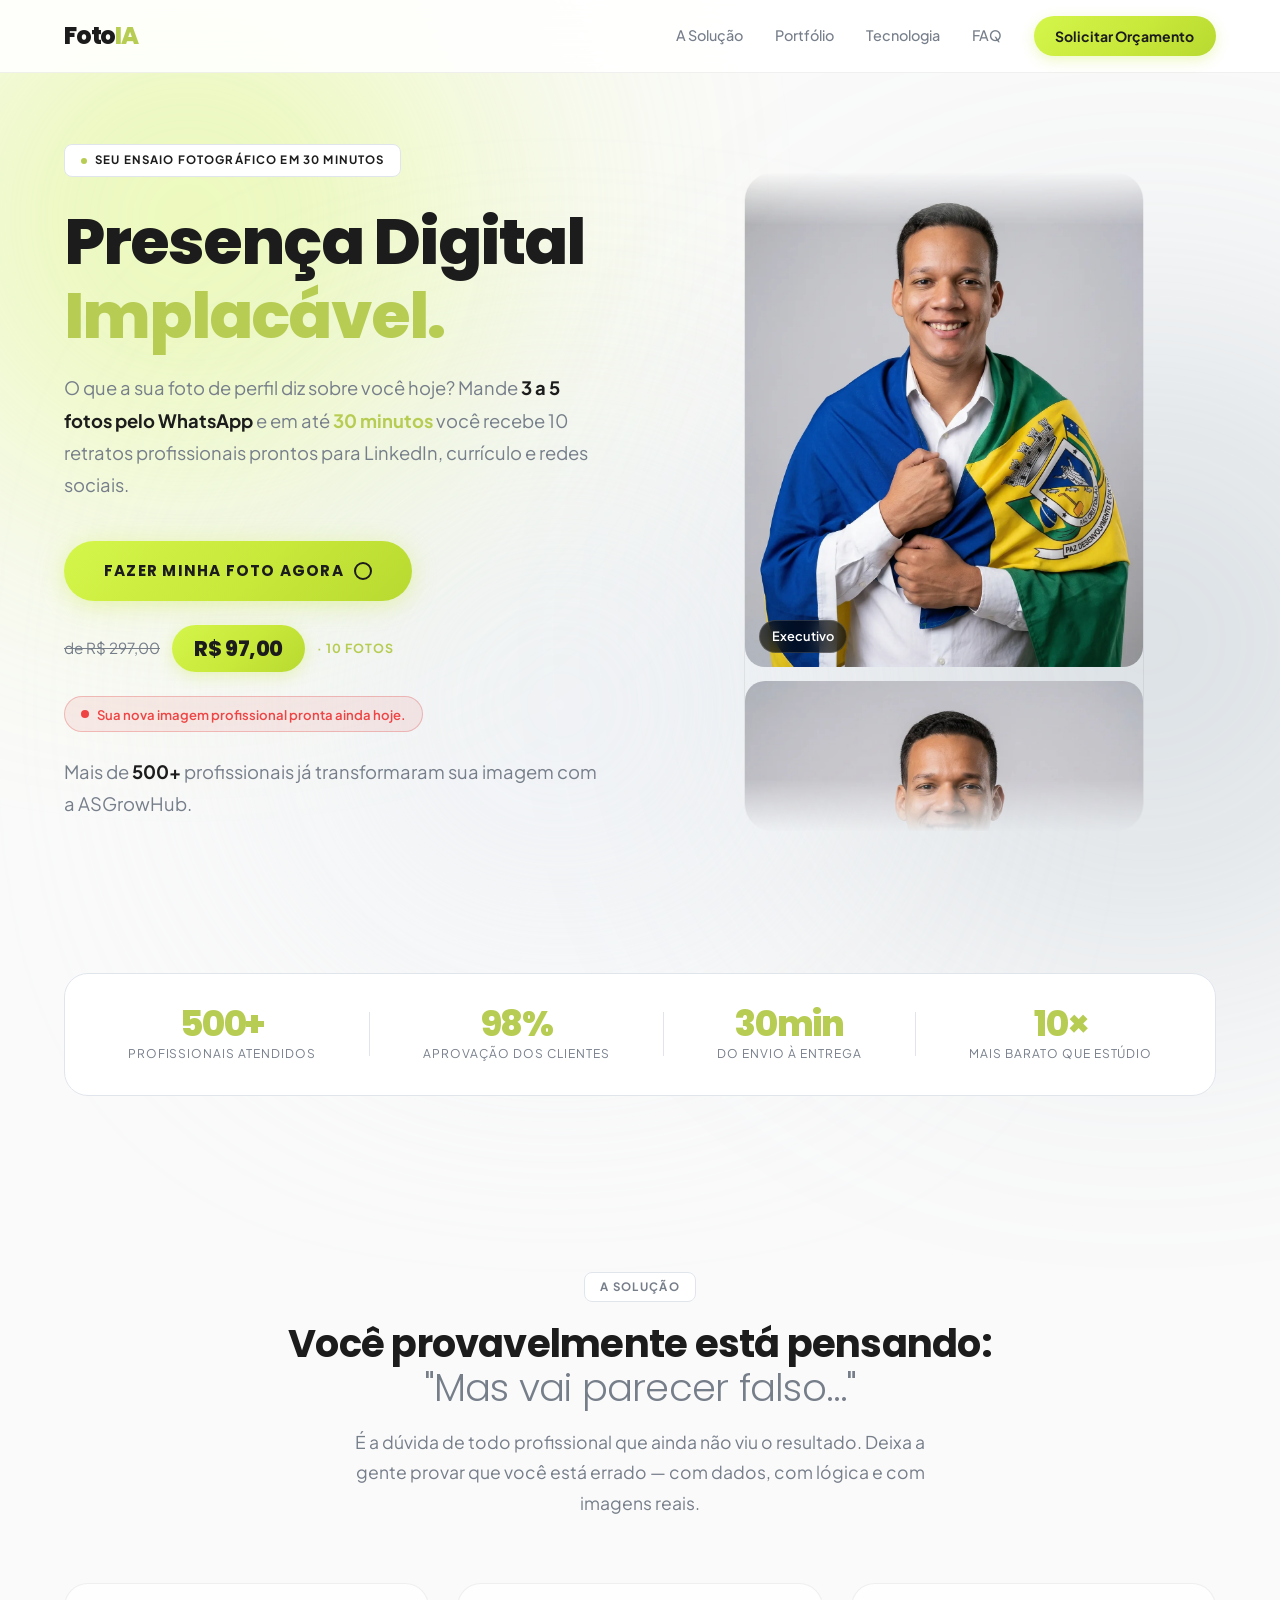
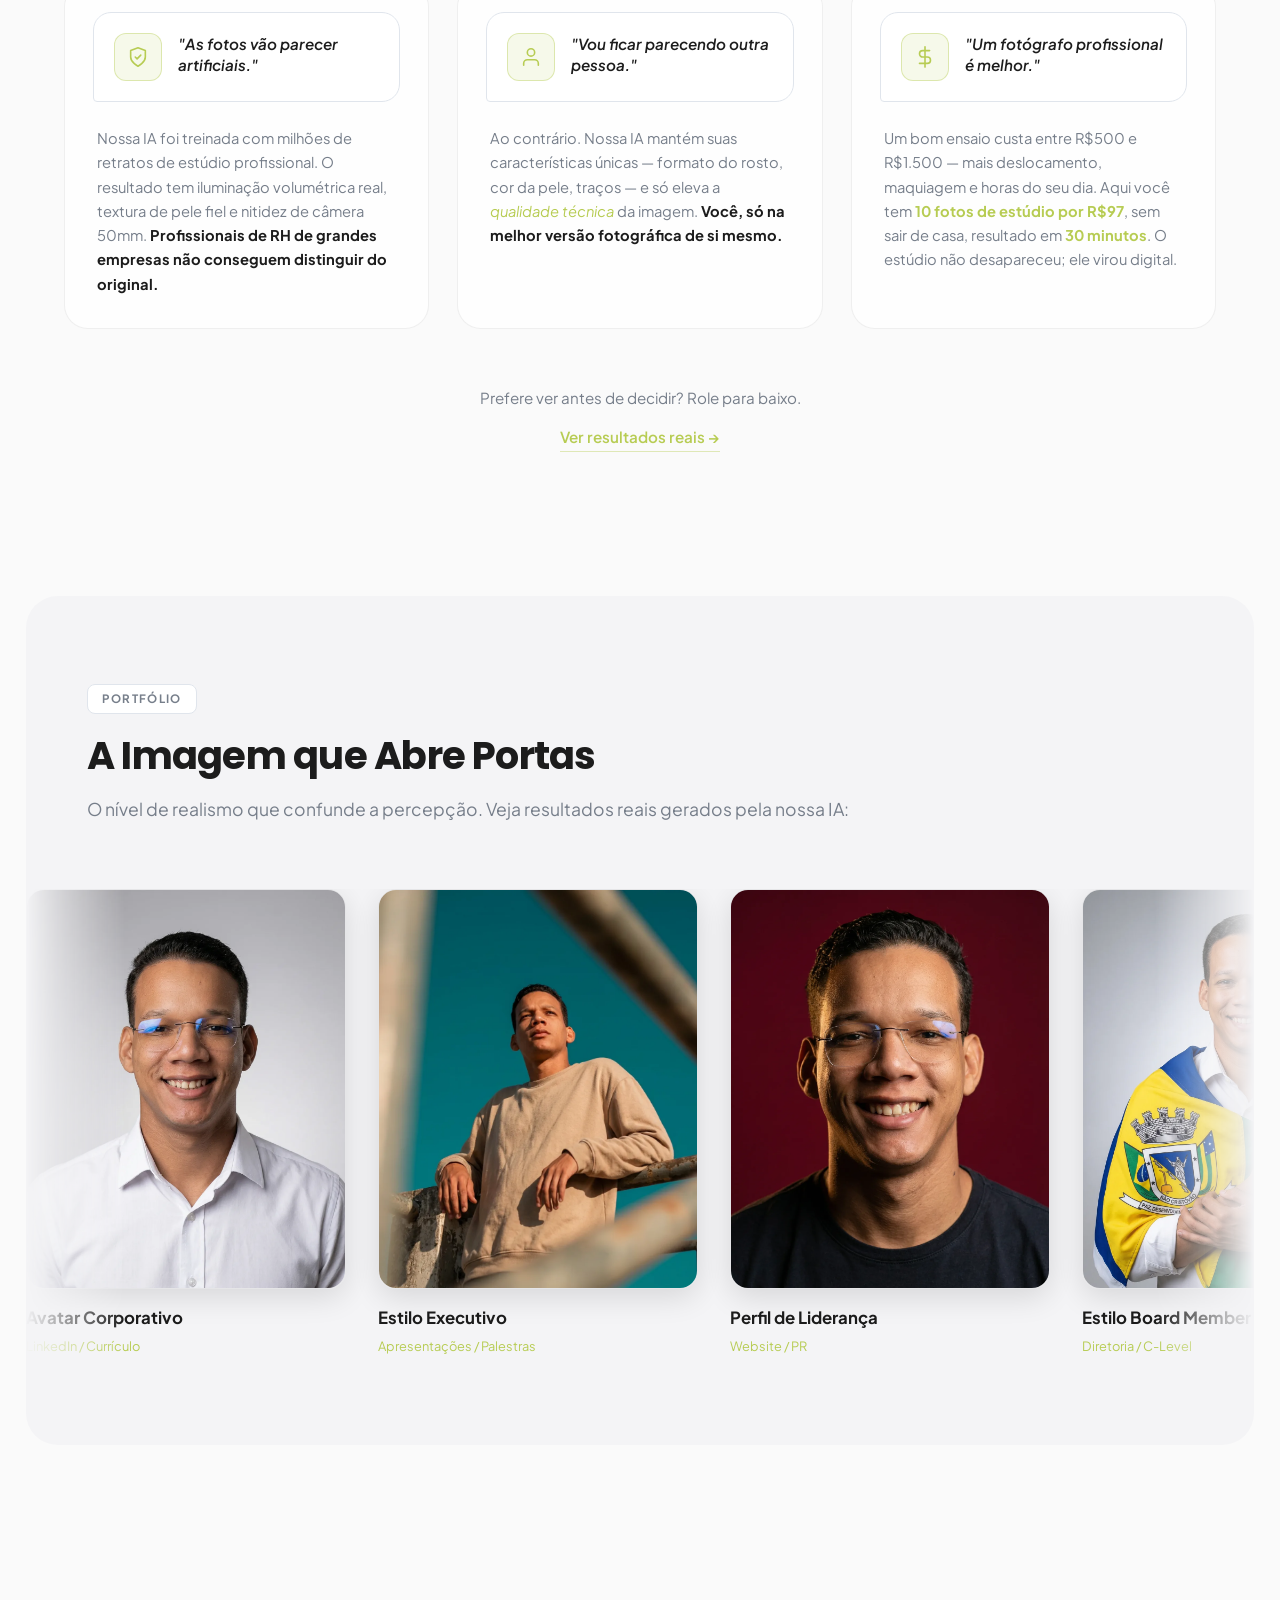
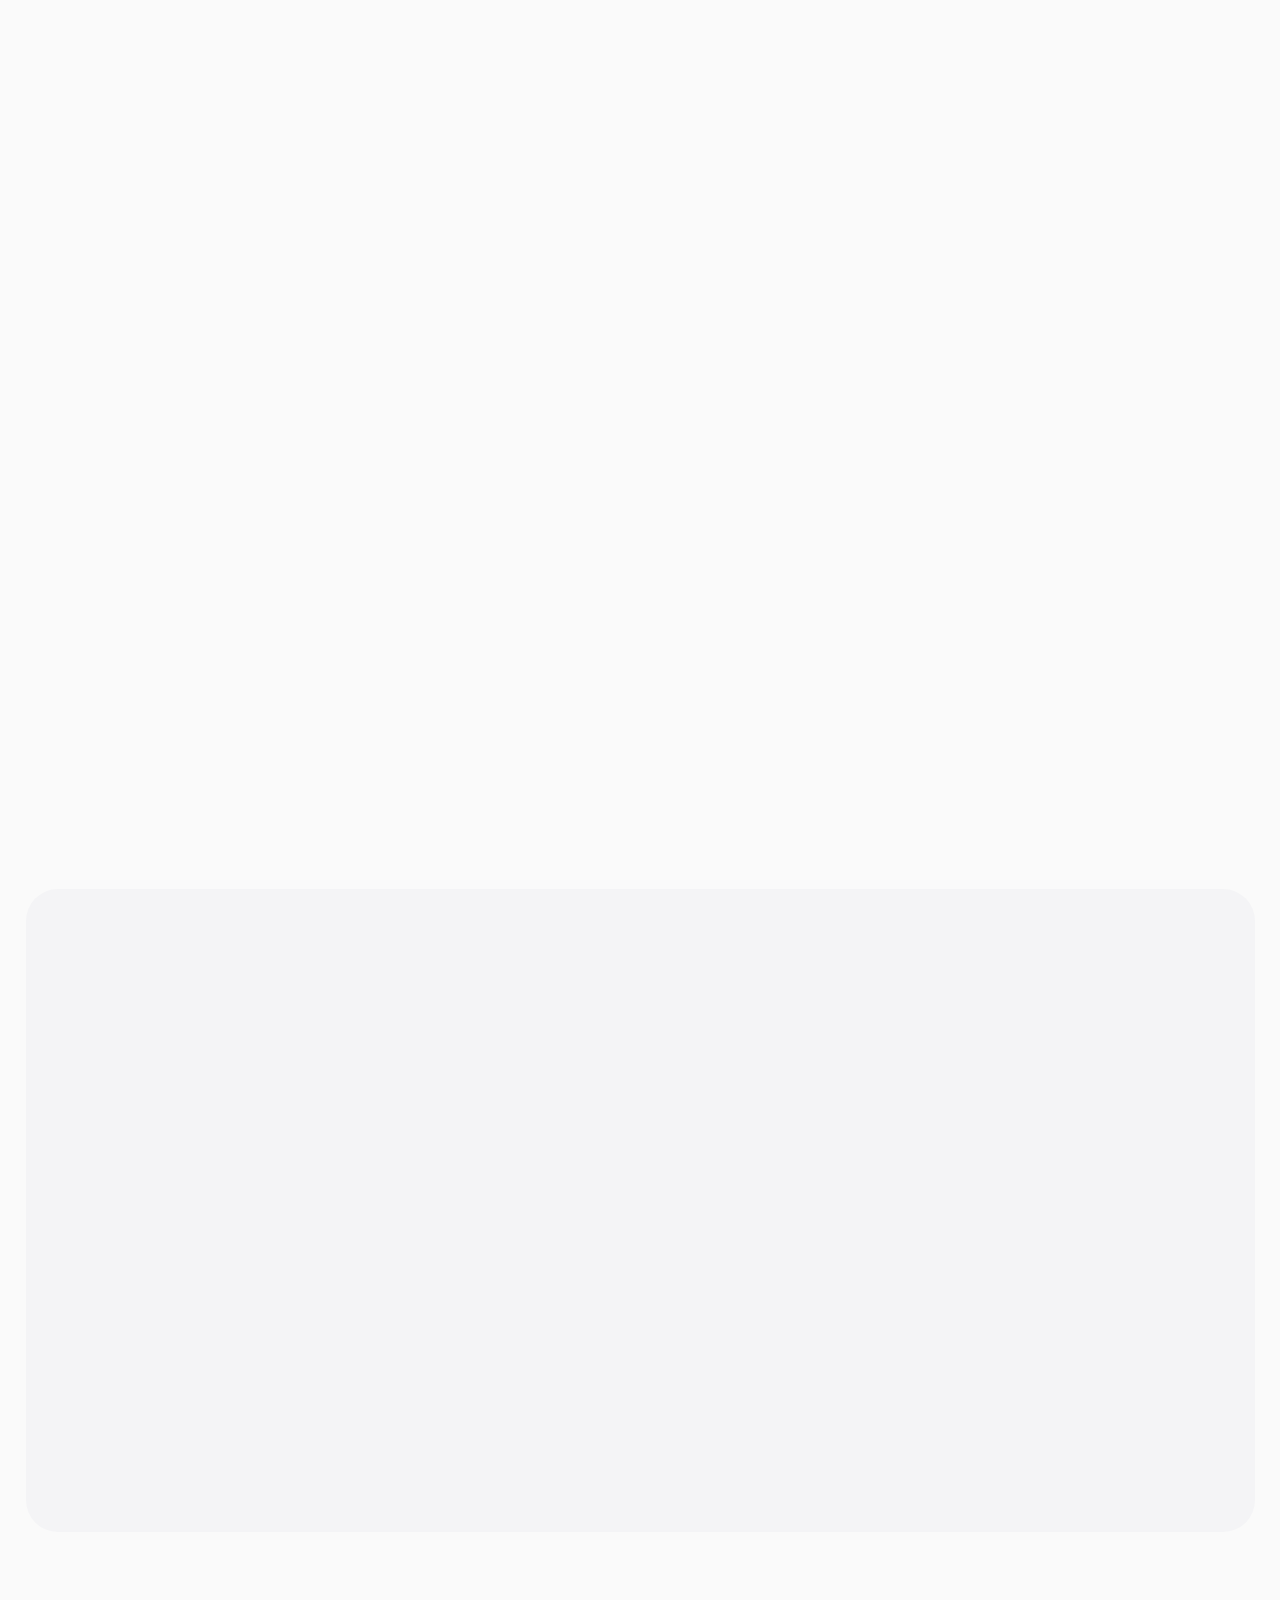
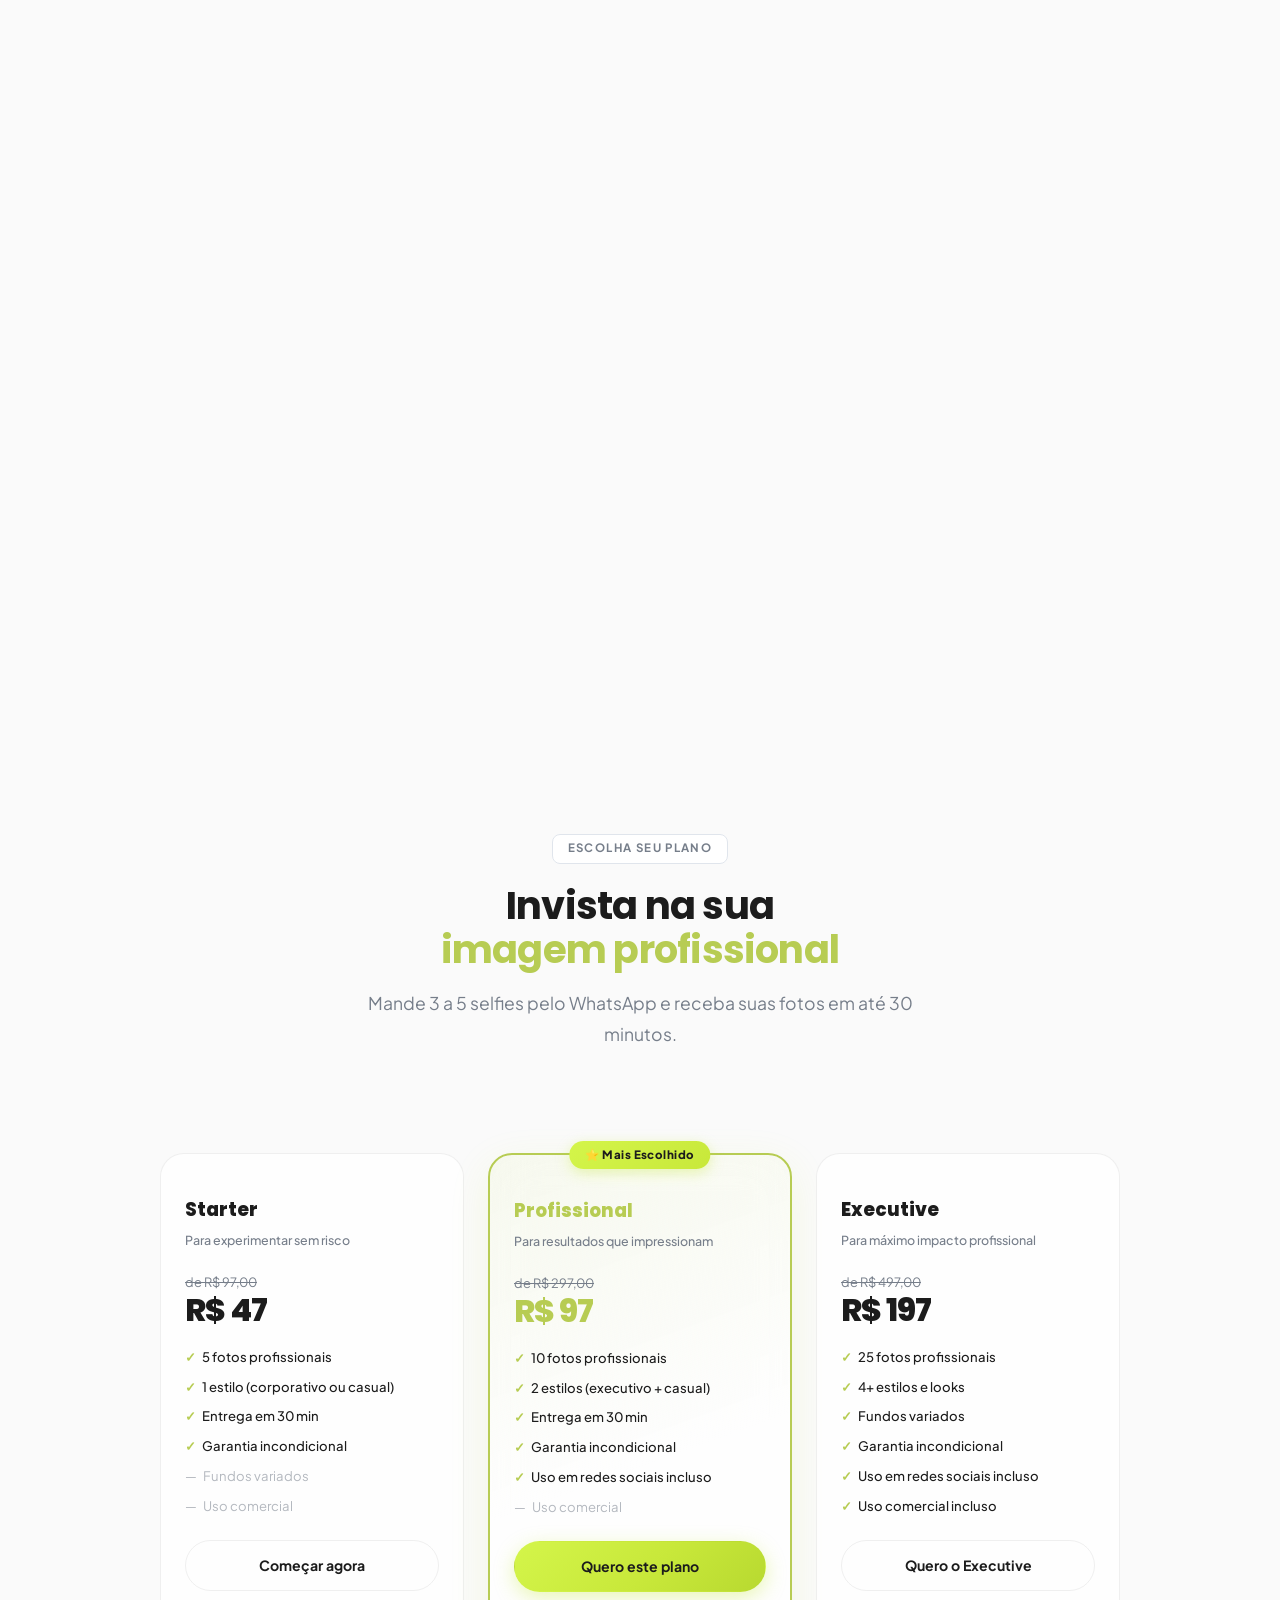
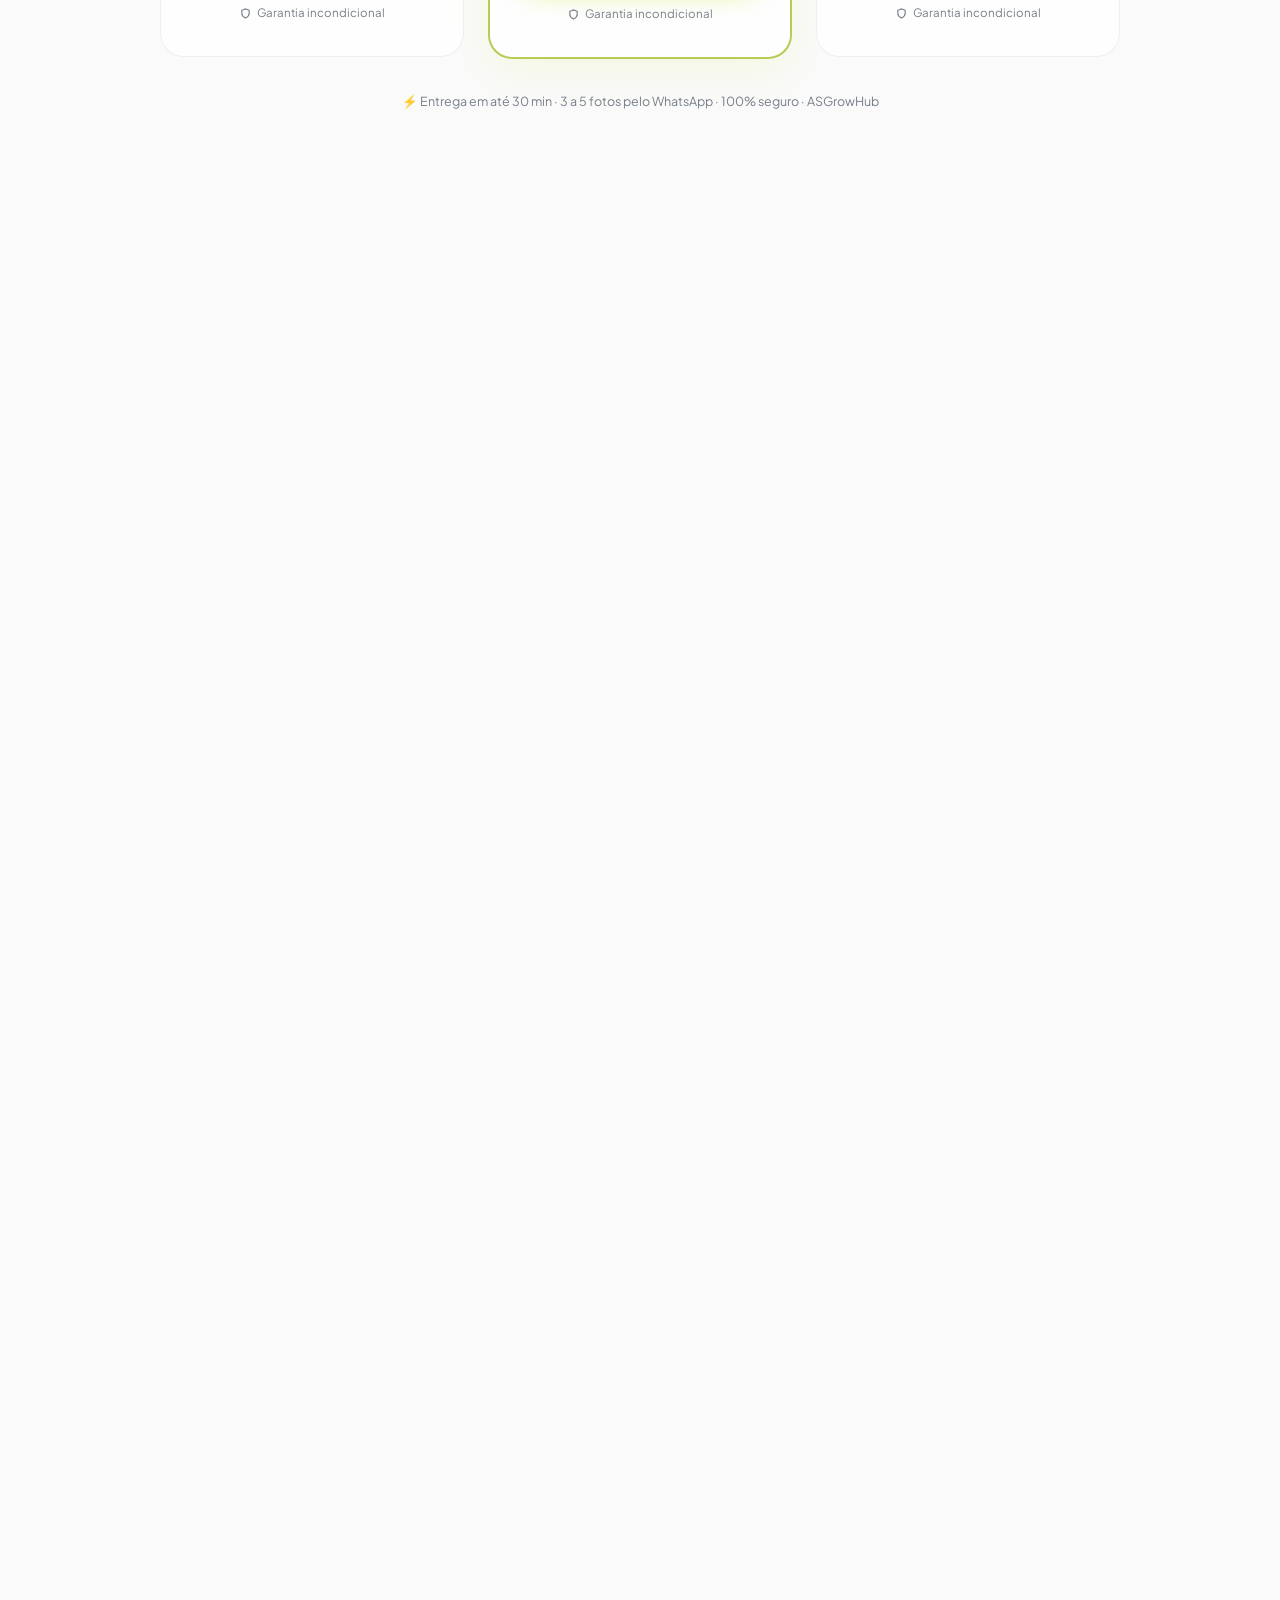
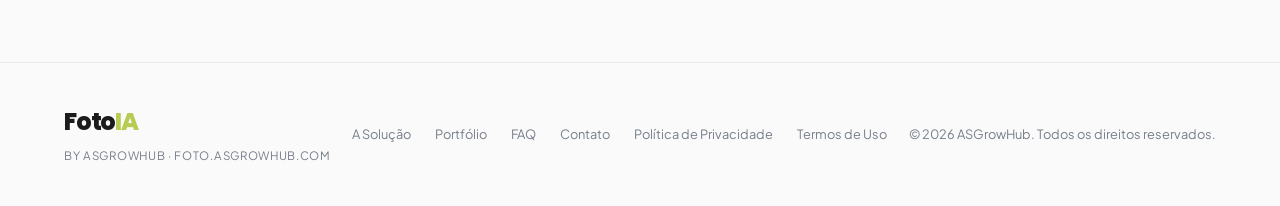
<file: index_mobile_v3.html>
<!DOCTYPE html>
<html lang="pt-BR">

<head>
  <meta charset="UTF-8">
  <meta name="viewport" content="width=device-width, initial-scale=1.0">
  <title>FotoIA by ASGrowHub | Retratos Profissionais com Inteligência Artificial</title>
  <meta name="description"
    content="Envie 3 a 5 fotos pelo WhatsApp e receba 10 retratos corporativos profissionais em até 30 minutos. Fotos para LinkedIn, currículo e perfil geradas por IA.">
  <meta name="keywords"
    content="foto corporativa, retrato profissional, foto gerada por IA, linkedin foto, inteligencia artificial foto">
  <meta name="author" content="ASGrowHub">
  <link rel="canonical" href="https://foto.asgrowhub.com" />

  <!-- Open Graph -->
  <meta property="og:type" content="website">
  <meta property="og:locale" content="pt_BR">
  <meta property="og:url" content="https://foto.asgrowhub.com">
  <meta property="og:title" content="FotoIA — Sua Nova Imagem Profissional em 30 Minutos">
  <meta property="og:description"
    content="O que a sua foto de perfil diz sobre você hoje? Tenha fotos de estúdio com qualidade impecável geradas por Inteligência Artificial.">
  <meta property="og:image" content="https://foto.asgrowhub.com/assets/og-image.webp">
  <meta name="twitter:card" content="summary_large_image">
  <meta name="twitter:title" content="FotoIA — Sua Nova Imagem Profissional em 30 Minutos">
  <meta name="twitter:description" content="10 fotos de estúdio profissional por R$97. Só 3-5 fotos pelo WhatsApp. Em 30 minutos.">

  <link rel="icon"
    href="data:image/svg+xml,%3Csvg xmlns='http://www.w3.org/2000/svg' viewBox='0 0 32 32'%3E%3Crect width='32' height='32' rx='8' fill='%23B7CC53'/%3E%3Cpath d='M6 11h3l2-3h10l2 3h3a2 2 0 0 1 2 2v11a2 2 0 0 1-2 2H6a2 2 0 0 1-2-2V13a2 2 0 0 1 2-2z' fill='none' stroke='%23070707' stroke-width='2' stroke-linejoin='round'/%3E%3Ccircle cx='16' cy='18' r='4' fill='none' stroke='%23070707' stroke-width='2'/%3E%3C/svg%3E">

  <!-- Mobile / PWA -->
  <meta name="theme-color" content="#B7CC53">
  <meta name="mobile-web-app-capable" content="yes">
  <meta name="apple-mobile-web-app-capable" content="yes">
  <meta name="apple-mobile-web-app-status-bar-style" content="default">

  <!-- DNS Prefetch -->
  <link rel="dns-prefetch" href="//wa.me">
  <link rel="dns-prefetch" href="//www.googletagmanager.com">
  <link rel="dns-prefetch" href="//fonts.googleapis.com">

  <!-- Preload LCP image -->
  <link rel="preload" as="image" href="assets/freepik__professional-highresolution-studio-portrait-in-the__22823.webp" fetchpriority="high">

  <!-- Facebook Domain Verification -->
  <meta name="facebook-domain-verification" content="2ce6z4pjmu2plawezkyidflrya9ryb" />

  <!-- Google Tag Manager -->
  <script>
    window.dataLayer = window.dataLayer || [];
    window.dataLayer.push({'gtm.transportUrl': 'https://foto.asgrowhub.com/profissional'});
  </script>
  <script>(function(w,d,s,l,i){w[l]=w[l]||[];w[l].push({'gtm.start':
  new Date().getTime(),event:'gtm.js'});var f=d.getElementsByTagName(s)[0],
  j=d.createElement(s),dl=l!='dataLayer'?'&l='+l:'';j.async=true;j.src=
  'https://www.googletagmanager.com/gtm.js?id='+i+dl;f.parentNode.insertBefore(j,f);
  })(window,document,'script','dataLayer','GTM-NWM44LLB');</script>
  <!-- End Google Tag Manager -->

  <!-- TikTok Pixel Code Start -->
  <script>
  !function (w, d, t) {
    w.TiktokAnalyticsObject=t;var ttq=w[t]=w[t]||[];ttq.methods=["page","track","identify","instances","debug","on","off","once","ready","alias","group","enableCookie","disableCookie","holdConsent","revokeConsent","grantConsent"],ttq.setAndDefer=function(t,e){t[e]=function(){t.push([e].concat(Array.prototype.slice.call(arguments,0)))}};for(var i=0;i<ttq.methods.length;i++)ttq.setAndDefer(ttq,ttq.methods[i]);ttq.instance=function(t){for(
  var e=ttq._i[t]||[],n=0;n<ttq.methods.length;n++)ttq.setAndDefer(e,ttq.methods[n]);return e},ttq.load=function(e,n){var r="https://analytics.tiktok.com/i18n/pixel/events.js",o=n&&n.partner;ttq._i=ttq._i||{},ttq._i[e]=[],ttq._i[e]._u=r,ttq._t=ttq._t||{},ttq._t[e]=+new Date,ttq._o=ttq._o||{},ttq._o[e]=n||{};n=document.createElement("script")
  ;n.type="text/javascript",n.async=!0,n.src=r+"?sdkid="+e+"&lib="+t;e=document.getElementsByTagName("script")[0];e.parentNode.insertBefore(n,e)};
    ttq.load('D73E8M3C77U5SK5I3BUG');
    ttq.page();
  }(window, document, 'ttq');
  </script>
  <!-- TikTok Pixel Code End -->

  <link rel="preconnect" href="https://fonts.googleapis.com">
  <link rel="preconnect" href="https://fonts.gstatic.com" crossorigin>
  <link
    href="https://fonts.googleapis.com/css2?family=Plus+Jakarta+Sans:wght@400;500;600;700&family=Poppins:wght@300;400;500;600;700;800&display=swap"
    rel="stylesheet" />

  <style>
    /* =====================================================
       DESIGN TOKENS — Sistema completo de variáveis
       ===================================================== */
    :root {
      /* Colors */
      --bg-color: #FAFAFA;
      --surface-1: #F4F4F6;
      --surface-2: #EBEBED;
      --surface-color: #FFFFFF;

      --text-color: #1C1C1C;
      --text-muted: #767E8A;
      --text-subtle: #A8B0BB;

      /* Brand Accent — Lime Green */
      --accent: #B7CC53;
      --accent-hover: #A0B541;
      --accent-light: #E8F5A0;
      --accent-glow: rgba(183, 204, 83, 0.35);
      --accent-border: rgba(183, 204, 83, 0.4);

      /* Primary text on accent */
      --primary-text: #1C1C1C;

      /* Glass */
      --glass-bg: rgba(255, 255, 255, 0.72);
      --glass-border: rgba(0, 0, 0, 0.06);

      /* Typography */
      --font-heading: 'Poppins', sans-serif;
      --font-body: 'Plus Jakarta Sans', sans-serif;

      /* Spacing scale */
      --space-xs: 0.5rem;
      --space-sm: 1rem;
      --space-md: 1.5rem;
      --space-lg: 2.5rem;
      --space-xl: 4rem;
      --space-2xl: 7rem;

      /* Radius */
      --radius-sm: 8px;
      --radius-md: 16px;
      --radius-lg: 24px;
      --radius-xl: 32px;
      --radius-full: 100px;

      /* Transitions */
      --transition: all 0.3s cubic-bezier(0.25, 0.8, 0.25, 1);
      --transition-spring: all 0.4s cubic-bezier(0.165, 0.84, 0.44, 1);
    }

    /* =====================================================
       RESET & BASE
       ===================================================== */
    *, *::before, *::after {
      margin: 0;
      padding: 0;
      box-sizing: border-box;
    }

    html { scroll-behavior: smooth; }

    body {
      background-color: var(--bg-color);
      color: var(--text-color);
      font-family: var(--font-body);
      overflow-x: hidden;
      line-height: 1.6;
    }

    /* Skip link — a11y */
    .skip-link {
      position: absolute;
      top: -100%;
      left: 1rem;
      background: var(--accent);
      color: var(--primary-text);
      padding: 0.75rem 1.5rem;
      border-radius: var(--radius-md);
      font-weight: 700;
      z-index: 9999;
      text-decoration: none;
      transition: top 0.2s;
    }
    .skip-link:focus { top: 1rem; }

    /* =====================================================
       GLOW BACKGROUNDS
       ===================================================== */
    .glow {
      position: fixed;
      border-radius: 50%;
      filter: blur(140px);
      z-index: -1;
      pointer-events: none;
      animation: breathe 10s infinite alternate ease-in-out;
    }
    .glow-1 { top: -8%; left: -8%; width: 580px; height: 580px; background: #D4F754; opacity: 0.45; animation-delay: 0s; }
    .glow-2 { top: 35%; right: -15%; width: 650px; height: 650px; background: #7B92A3; opacity: 0.25; animation-delay: 3s; }
    .glow-3 { bottom: -5%; left: 25%; width: 480px; height: 480px; background: #E2E8F0; opacity: 0.6; animation-delay: 6s; }

    @keyframes breathe {
      0%   { transform: scale(1) translate(0,0); }
      50%  { transform: scale(1.06) translate(2%,2%); }
      100% { transform: scale(0.96) translate(-2%,-2%); }
    }

    /* =====================================================
       GLASSMORPHISM
       ===================================================== */
    .glass-card {
      background: var(--glass-bg);
      backdrop-filter: blur(24px);
      -webkit-backdrop-filter: blur(24px);
      border: 1px solid var(--glass-border);
      border-radius: var(--radius-lg);
      padding: 2.5rem;
      box-shadow: 0 8px 32px rgba(0,0,0,0.04);
      transition: var(--transition-spring);
    }
    .glass-card:hover {
      transform: translateY(-5px);
      box-shadow: 0 16px 40px rgba(0,0,0,0.08);
    }

    /* =====================================================
       TYPOGRAPHY
       ===================================================== */
    h1, h2, h3 {
      font-family: var(--font-heading);
      line-height: 1.15;
      letter-spacing: -0.02em;
    }
    h1 {
      font-size: clamp(2.6rem, 5vw, 4.8rem);
      font-weight: 800;
      letter-spacing: -0.03em;
      margin-bottom: 1.25rem;
      color: var(--text-color);
    }
    h2 {
      font-size: clamp(1.9rem, 3vw, 3rem);
      font-weight: 700;
      margin-bottom: 1rem;
    }
    h3 { font-size: 1.2rem; font-weight: 600; }
    p { color: var(--text-muted); font-size: 1.1rem; line-height: 1.75; }
    a { color: var(--text-color); text-decoration: none; transition: var(--transition); }

    .gradient-text {
      background: linear-gradient(135deg, var(--accent) 0%, #a8e83a 50%, #d4f754 100%);
      -webkit-background-clip: text;
      -webkit-text-fill-color: transparent;
      background-clip: text;
    }

    /* =====================================================
       NAVIGATION
       ===================================================== */
    .glass-nav {
      background: rgba(255,255,255,0.88);
      backdrop-filter: blur(20px);
      -webkit-backdrop-filter: blur(20px);
      border-bottom: 1px solid var(--glass-border);
      position: fixed;
      top: 0;
      width: 100%;
      z-index: 1000;
      display: flex;
      justify-content: space-between;
      align-items: center;
      padding: 1rem 5%;
      transition: var(--transition);
    }
    .glass-nav.scrolled {
      background: rgba(255,255,255,0.97);
      box-shadow: 0 4px 30px rgba(0,0,0,0.06);
    }

    .logo { font-family: var(--font-heading); font-size: 1.5rem; font-weight: 800; letter-spacing: -0.05em; }
    .logo span { color: var(--accent); }

    .nav-links { display: flex; gap: 2rem; align-items: center; }
    .nav-links a:not(.cta-button-nav) {
      color: var(--text-muted); font-size: 0.9rem; font-weight: 500;
    }
    .nav-links a:not(.cta-button-nav):hover { color: var(--text-color); }

    .cta-button-nav {
      background: linear-gradient(135deg, #d4f54a 0%, #c8e83a 55%, #b8d930 100%);
      color: var(--primary-text);
      padding: 0.55rem 1.35rem;
      border-radius: var(--radius-full);
      font-size: 0.875rem;
      font-weight: 700;
      border: none;
      transition: var(--transition-spring);
      box-shadow: 0 4px 14px rgba(196,232,50,0.3);
    }
    .cta-button-nav:hover {
      transform: translateY(-2px) scale(1.03);
      box-shadow: 0 8px 22px rgba(196,232,50,0.45);
    }

    /* Hamburger */
    .hamburger { display: none; flex-direction: column; gap: 5px; cursor: pointer; padding: 4px; z-index: 1001; background: none; border: none; }
    .hamburger span { width: 24px; height: 2px; background: var(--text-color); border-radius: 2px; transition: var(--transition); display: block; }
    .hamburger.active span:nth-child(1) { transform: translateY(7px) rotate(45deg); }
    .hamburger.active span:nth-child(2) { opacity: 0; }
    .hamburger.active span:nth-child(3) { transform: translateY(-7px) rotate(-45deg); }

    .mobile-menu {
      display: none; position: fixed; inset: 0;
      background: rgba(250,250,250,0.98); backdrop-filter: blur(20px);
      z-index: 999; flex-direction: column;
      align-items: center; justify-content: center; gap: 2.5rem;
    }
    .mobile-menu.open { display: flex; }
    .mobile-menu a { font-size: 1.75rem; font-weight: 600; color: var(--text-muted); }
    .mobile-menu a:hover { color: var(--accent); }

    /* =====================================================
       ATOMS — Buttons
       ===================================================== */
    .btn-primary { touch-action: manipulation;
      display: inline-flex; align-items: center; justify-content: center; gap: 10px;
      background: linear-gradient(135deg, #d4f54a 0%, #c8e83a 55%, #b8d930 100%);
      color: var(--primary-text);
      font-family: var(--font-heading);
      font-size: 0.95rem;
      font-weight: 700;
      letter-spacing: 0.08em;
      text-transform: uppercase;
      padding: 1.1rem 2.5rem;
      border-radius: var(--radius-full);
      border: none; cursor: pointer;
      transition: transform 0.2s ease, box-shadow 0.2s ease;
      box-shadow: 0 4px 24px rgba(196,232,50,0.35);
      animation: pulse-lime 2.8s infinite cubic-bezier(0.66,0,0,1);
    }
    .btn-primary:hover {
      transform: scale(1.04) translateY(-2px);
      box-shadow: 0 10px 32px rgba(196,232,50,0.5);
      animation: none;
    }
    .btn-primary .icon-circle {
      width: 18px; height: 18px;
      border: 2px solid var(--primary-text); border-radius: 50%; flex-shrink: 0;
    }

    @keyframes pulse-lime {
      0%   { box-shadow: 0 0 0 0 rgba(183,204,83,0.5); }
      70%  { box-shadow: 0 0 0 18px rgba(183,204,83,0); }
      100% { box-shadow: 0 0 0 0 rgba(183,204,83,0); }
    }

    .btn-whatsapp { touch-action: manipulation;
      display: inline-flex; align-items: center; justify-content: center; gap: 0.75rem;
      background: linear-gradient(135deg, #25D366 0%, #1da851 100%);
      color: #fff; font-family: var(--font-heading); font-weight: 700;
      padding: 1.2rem 2.8rem; border-radius: var(--radius-full); font-size: 1.1rem;
      transition: var(--transition-spring);
      border: none; cursor: pointer;
      animation: pulse-green 2.8s infinite cubic-bezier(0.66,0,0,1);
      box-shadow: 0 0 0 0 rgba(37,211,102,0.5);
    }
    .btn-whatsapp:hover {
      transform: translateY(-4px) scale(1.02); animation: none;
      box-shadow: 0 16px 40px rgba(37,211,102,0.4);
    }
    @keyframes pulse-green {
      0%   { box-shadow: 0 0 0 0 rgba(37,211,102,0.5); }
      70%  { box-shadow: 0 0 0 18px rgba(37,211,102,0); }
      100% { box-shadow: 0 0 0 0 rgba(37,211,102,0); }
    }

    /* =====================================================
       ATOMS — Labels / Tags
       ===================================================== */
    .section-label {
      display: inline-block;
      padding: 0.3rem 0.9rem;
      border: 1px solid #E0E5EC;
      border-radius: var(--radius-sm);
      font-size: 0.72rem; font-weight: 700;
      letter-spacing: 0.12em; text-transform: uppercase;
      color: var(--text-muted); background: #FFF;
      margin-bottom: 1.25rem;
    }

    .badge-hero {
      display: inline-flex; align-items: center; gap: 8px;
      padding: 0.4rem 1rem;
      background: #FFF; border: 1px solid #E0E5EC;
      border-radius: var(--radius-sm);
      font-size: 0.72rem; font-weight: 700;
      letter-spacing: 0.1em; text-transform: uppercase;
      color: var(--text-color); margin-bottom: 1.75rem;
    }
    .badge-hero-dot {
      width: 6px; height: 6px; border-radius: 50%;
      background: var(--accent); flex-shrink: 0;
    }

    /* =====================================================
       ATOMS — Pulse dot
       ===================================================== */
    .pulse-dot {
      display: inline-block;
      width: 8px; height: 8px; border-radius: 50%;
      background: #ef4444;
      box-shadow: 0 0 0 0 rgba(239,68,68,0.7);
      animation: pulse-red 2s infinite cubic-bezier(0.66,0,0,1);
      flex-shrink: 0;
    }
    @keyframes pulse-red { to { box-shadow: 0 0 0 10px rgba(239,68,68,0); } }

    .pulse-dot.green {
      background: #25D366;
      box-shadow: 0 0 0 0 rgba(37,211,102,0.7);
      animation: pulse-green-dot 2s infinite;
    }
    @keyframes pulse-green-dot { to { box-shadow: 0 0 0 8px rgba(37,211,102,0); } }

    /* =====================================================
       SCROLL REVEAL
       ===================================================== */
    .reveal { opacity: 0; transform: translateY(28px); transition: opacity 0.65s ease, transform 0.65s ease; }
    .reveal.visible { opacity: 1; transform: translateY(0); }
    .reveal-delay-1 { transition-delay: 0.1s; }
    .reveal-delay-2 { transition-delay: 0.2s; }
    .reveal-delay-3 { transition-delay: 0.3s; }
    .reveal-delay-4 { transition-delay: 0.4s; }

    /* =====================================================
       LAYOUT — Section base
       ===================================================== */
    section {
      padding: var(--space-2xl) 5%;
      max-width: 1400px;
      margin: 0 auto;
    }
    .section-header { margin-bottom: var(--space-xl); }
    .text-center { text-align: center; }

    /* =====================================================
       ORGANISM — HERO
       ===================================================== */
    .hero {
      min-height: 100vh;
      display: flex;
      align-items: center;
      justify-content: space-between;
      gap: var(--space-xl);
      padding-top: 9rem;
    }

    .hero-content { flex: 1; max-width: 600px; }

    .hero-content h1 span { color: var(--accent); }
    .hero-content > p { margin-bottom: var(--space-lg); font-size: 1.15rem; }

    .hero-actions { display: flex; gap: 1rem; margin-bottom: var(--space-md); flex-wrap: wrap; }

    /* Pricing pill */
    .pricing-row {
      display: flex; align-items: center; gap: 0.75rem;
      flex-wrap: wrap; margin-bottom: var(--space-md);
    }
    .price-old { font-size: 0.95rem; color: var(--text-muted); text-decoration: line-through; }
    .price-badge {
      background: linear-gradient(135deg, #d4f54a 0%, #c8e83a 55%, #b8d930 100%);
      color: var(--primary-text);
      font-family: var(--font-heading); font-weight: 800; font-size: 1.3rem;
      padding: 0.45rem 1.4rem; border-radius: var(--radius-full); letter-spacing: -0.02em;
      box-shadow: 0 4px 16px rgba(196,232,50,0.3);
    }
    .price-qty {
      font-size: 0.78rem; color: var(--accent); font-weight: 700;
      letter-spacing: 0.08em; text-transform: uppercase;
    }

    /* Urgency */
    .urgency {
      display: inline-flex; align-items: center; gap: 0.5rem;
      background: rgba(220,38,38,0.08); border: 1px solid rgba(220,38,38,0.25);
      padding: 0.4rem 1rem; border-radius: var(--radius-full);
      font-size: 0.82rem; font-weight: 600; color: #ef4444;
      margin-bottom: var(--space-md);
    }

    .social-proof-bar {
      font-size: 0.82rem; color: var(--text-muted);
    }
    .social-proof-bar strong { color: var(--text-color); font-weight: 700; }

    /* Hero visual */
    .hero-visual { flex: 1; display: flex; justify-content: center; align-items: center; }

    /* =====================================================
       MOLECULE — Vertical carousel
       ===================================================== */
    .carousel-container {
      width: 100%; max-width: 400px; height: 660px;
      overflow: hidden; position: relative; border-radius: 28px;
      border: 1px solid var(--glass-border);
      mask-image: linear-gradient(to bottom, transparent, black 8%, black 92%, transparent);
      -webkit-mask-image: linear-gradient(to bottom, transparent, black 8%, black 92%, transparent);
    }
    .carousel-track {
      display: flex; flex-direction: column; gap: 14px;
      animation: scroll-vertical 24s linear infinite;
      will-change: transform;
    }
    .carousel-track:hover { animation-play-state: paused; }
    .carousel-slide { position: relative; width: 100%; border-radius: 20px; overflow: hidden; flex-shrink: 0; }
    .carousel-slide img { width: 100%; height: auto; display: block; }
    .slide-label {
      position: absolute; bottom: 14px; left: 14px;
      background: rgba(0,0,0,0.65); color: #fff;
      padding: 5px 12px; border-radius: var(--radius-full);
      font-size: 0.8rem; font-weight: 600;
      backdrop-filter: blur(8px); border: 1px solid rgba(255,255,255,0.15);
    }
    @keyframes scroll-vertical {
      0%   { transform: translateY(0); }
      100% { transform: translateY(calc(-50% - 7px)); }
    }

    /* =====================================================
       ORGANISM — Stats bar
       ===================================================== */
    .stats-bar {
      max-width: 1400px; margin: 0 auto;
      padding: 0 5% 4rem;
    }
    .stats-bar-inner {
      display: flex; align-items: center; justify-content: space-around;
      flex-wrap: wrap; gap: 1.5rem;
      background: #FFF; border: 1px solid #E0E5EC;
      border-radius: var(--radius-lg); padding: 2rem 3rem;
    }
    .stat-item { display: flex; flex-direction: column; align-items: center; gap: 0.2rem; text-align: center; }
    .stat-num { font-family: var(--font-heading); font-size: 2.2rem; font-weight: 800; color: var(--accent); line-height: 1; letter-spacing: -0.04em; }
    .stat-desc { font-size: 0.75rem; color: var(--text-muted); text-transform: uppercase; letter-spacing: 0.08em; }
    .stat-divider { width: 1px; height: 44px; background: #E0E5EC; }

    /* =====================================================
       ORGANISM — Objections / Solution
       ===================================================== */
    .benefits-grid {
      display: grid;
      grid-template-columns: repeat(auto-fit, minmax(280px, 1fr));
      gap: 1.75rem;
    }

    .objection-card {
      background: var(--glass-bg);
      backdrop-filter: blur(24px); -webkit-backdrop-filter: blur(24px);
      border: 1px solid var(--glass-border); border-radius: var(--radius-lg);
      padding: 1.75rem; gap: 1.5rem;
      display: flex; flex-direction: column;
      transition: var(--transition-spring);
    }
    .objection-card:hover {
      transform: translateY(-6px);
      box-shadow: 0 16px 40px rgba(0,0,0,0.08);
      border-color: var(--accent-border);
    }

    .objection-bubble {
      background: #FFF; border: 1px solid #E0E5EC;
      border-radius: 18px 18px 18px 4px;
      padding: 1.25rem; display: flex; align-items: flex-start; gap: 1rem;
    }
    .glass-icon {
      width: 48px; height: 48px; min-width: 48px;
      display: flex; align-items: center; justify-content: center;
      background: rgba(183,204,83,0.12); border: 1px solid var(--accent-border);
      border-radius: 12px; flex-shrink: 0; transition: var(--transition);
    }
    .glass-icon svg { width: 22px; height: 22px; stroke: var(--accent); fill: none; stroke-width: 1.75; stroke-linecap: round; stroke-linejoin: round; }
    .objection-card:hover .glass-icon { background: rgba(183,204,83,0.22); transform: scale(1.05); }

    .objection-tag { display: block; font-size: 0.68rem; font-weight: 700; text-transform: uppercase; letter-spacing: 0.1em; color: var(--accent); margin-bottom: 0.3rem; }
    .objection-q { font-size: 0.95rem; font-weight: 600; color: var(--text-color); line-height: 1.4; margin: 0; font-style: italic; }

    .objection-answer { padding: 0 0.25rem 0.25rem; flex-grow: 1; }
    .objection-answer p { font-size: 0.92rem; line-height: 1.65; color: var(--text-muted); margin: 0; }

    .mini-cta-link {
      display: inline-flex; align-items: center; gap: 4px;
      color: var(--accent); font-weight: 600; font-size: 0.95rem;
      border-bottom: 1px solid var(--accent-border); padding-bottom: 2px;
      transition: var(--transition);
    }
    .mini-cta-link:hover { gap: 8px; }

    /* =====================================================
       ORGANISM — Portfolio Marquee
       ===================================================== */
    .portfolio {
      background: var(--surface-1);
      border-radius: var(--radius-xl);
      padding: 5.5rem 0;
      margin: 2rem 2%;
      overflow: hidden;
      max-width: none;
    }
    .portfolio .section-header { padding: 0 5%; }

    .portfolio-marquee-wrapper {
      display: flex; overflow: hidden; user-select: none; margin-top: 3.5rem; gap: 2rem;
      mask-image: linear-gradient(to right, rgba(0,0,0,0) 0%, rgba(0,0,0,1) 8%, rgba(0,0,0,1) 92%, rgba(0,0,0,0) 100%);
      -webkit-mask-image: linear-gradient(to right, rgba(0,0,0,0) 0%, rgba(0,0,0,1) 8%, rgba(0,0,0,1) 92%, rgba(0,0,0,0) 100%);
    }
    .portfolio-marquee-track {
      display: flex; flex-shrink: 0; min-width: 100%;
      animation: scrollX 45s linear infinite; gap: 2rem; will-change: transform;
    }
    .portfolio-marquee-wrapper:hover .portfolio-marquee-track { animation-play-state: paused; }

    .marquee-group { display: flex; flex-shrink: 0; gap: 2rem; }

    @keyframes scrollX {
      0%   { transform: translateX(0); }
      100% { transform: translateX(-100%); }
    }

    .marquee-item { width: 320px; display: flex; flex-direction: column; gap: 1rem; flex-shrink: 0; transition: var(--transition); }
    .marquee-item:hover { transform: translateY(-8px); }

    .portfolio-image-wrapper {
      width: 100%; height: 400px; border-radius: 18px; overflow: hidden;
      position: relative; box-shadow: 0 8px 30px rgba(0,0,0,0.12);
      border: 1px solid var(--glass-border);
    }
    .portfolio-image-wrapper img { width: 100%; height: 100%; object-fit: cover; transition: transform 0.6s cubic-bezier(0.165,0.84,0.44,1); }
    .marquee-item:hover .portfolio-image-wrapper img { transform: scale(1.06); }

    .portfolio-overlay {
      position: absolute; bottom: 0; left: 0; right: 0;
      padding: 1.25rem;
      background: linear-gradient(to top, rgba(0,0,0,0.85) 0%, rgba(0,0,0,0) 100%);
      display: flex; align-items: center; gap: 0.5rem;
      opacity: 0; transform: translateY(8px); transition: all 0.35s ease;
    }
    .marquee-item:hover .portfolio-overlay { opacity: 1; transform: translateY(0); }

    .tag-before {
      font-size: 0.68rem; font-weight: 700; text-transform: uppercase; letter-spacing: 0.05em;
      padding: 0.3rem 0.6rem; border-radius: var(--radius-sm);
      background: rgba(255,255,255,0.12); color: rgba(255,255,255,0.75);
      backdrop-filter: blur(4px); border: 1px solid rgba(255,255,255,0.15);
    }
    .tag-after {
      font-size: 0.68rem; font-weight: 700; text-transform: uppercase; letter-spacing: 0.05em;
      padding: 0.3rem 0.6rem; border-radius: var(--radius-sm);
      background: var(--accent); color: var(--primary-text);
    }

    .portfolio-info h4 { font-size: 1.05rem; font-weight: 700; margin-bottom: 0.2rem; color: var(--text-color); }
    .portfolio-info p { font-size: 0.8rem; color: var(--accent); margin: 0; }

    /* =====================================================
       ORGANISM — Technology Authority
       ===================================================== */
    .ai-authority { padding: var(--space-2xl) 5%; text-align: center; }

    .authority-grid {
      display: grid; grid-template-columns: repeat(auto-fit, minmax(280px, 1fr));
      gap: 1.5rem; margin-top: 3.5rem; text-align: left;
    }

    .authority-card {
      display: flex; align-items: flex-start; gap: 1.25rem;
      background: var(--glass-bg); backdrop-filter: blur(24px);
      border: 1px solid var(--glass-border);
      border-radius: var(--radius-lg); padding: 2rem;
      box-shadow: 0 8px 32px rgba(0,0,0,0.04);
      transition: var(--transition-spring);
    }
    .authority-card:hover { box-shadow: 0 16px 40px rgba(0,0,0,0.08); transform: translateY(-4px); border-color: var(--accent-border); }

    .authority-icon {
      width: 52px; height: 52px; min-width: 52px;
      background: rgba(183,204,83,0.12); border: 1px solid var(--accent-border);
      border-radius: 14px; display: flex; align-items: center; justify-content: center; flex-shrink: 0;
    }
    .authority-icon svg { width: 24px; height: 24px; stroke: var(--accent); fill: none; stroke-width: 1.75; stroke-linecap: round; stroke-linejoin: round; }
    .authority-text h4 { font-size: 1rem; font-weight: 700; color: var(--text-color); margin-bottom: 0.5rem; }
    .authority-text p { font-size: 0.88rem; line-height: 1.7; color: var(--text-muted); margin: 0; }
    .authority-text em { color: var(--accent); font-style: normal; font-weight: 600; }

    .authority-footer {
      display: flex; align-items: center; justify-content: center; gap: 2.5rem;
      margin-top: 3.5rem; padding: 2rem 3rem;
      background: #FFF; border: 1px solid #E0E5EC; border-radius: var(--radius-lg);
      flex-wrap: wrap;
    }
    .authority-stat { display: flex; flex-direction: column; align-items: center; gap: 0.2rem; }
    .stat-number { font-family: var(--font-heading); font-size: 2.5rem; font-weight: 800; color: var(--accent); line-height: 1; letter-spacing: -0.04em; }
    .stat-label { font-size: 0.75rem; color: var(--text-muted); text-transform: uppercase; letter-spacing: 0.08em; text-align: center; }
    .authority-divider { width: 1px; height: 44px; background: #E0E5EC; }

    /* =====================================================
       ORGANISM — How It Works (3 steps)
       ===================================================== */
    .how-it-works {
      background: var(--surface-1); border-radius: var(--radius-xl);
      padding: 5.5rem 5%; margin: 0 2%; max-width: none;
    }

    .steps-grid {
      display: grid; grid-template-columns: repeat(auto-fit, minmax(240px, 1fr));
      gap: 2rem; position: relative; margin-top: 3rem;
    }
    .steps-grid::before {
      content: ''; position: absolute;
      top: 42px; left: 10%; right: 10%; height: 1px;
      background: linear-gradient(to right, transparent, #D0D8E4, transparent);
    }

    .step-card {
      text-align: center; padding: 2.5rem 2rem;
      background: var(--glass-bg); border: 1px solid var(--glass-border);
      border-radius: var(--radius-lg); transition: var(--transition-spring);
      position: relative;
    }
    .step-card:hover { box-shadow: 0 12px 36px rgba(0,0,0,0.08); background: #FFF; transform: translateY(-6px); border-color: var(--accent-border); }

    .step-number {
      width: 64px; height: 64px; border-radius: 50%;
      background: var(--accent); color: var(--primary-text);
      font-family: var(--font-heading); font-weight: 800; font-size: 1.4rem;
      display: flex; align-items: center; justify-content: center;
      margin: 0 auto 1.5rem; position: relative; z-index: 1;
      box-shadow: 0 0 28px var(--accent-glow);
    }
    .step-card h3 { margin-bottom: 0.75rem; font-size: 1.1rem; color: var(--text-color); }
    .step-card p { font-size: 0.9rem; }

    /* =====================================================
       ORGANISM — Testimonials
       ===================================================== */
    .testimonials-grid {
      display: grid; grid-template-columns: repeat(auto-fit, minmax(300px, 1fr));
      gap: 1.75rem;
    }
    .testimonial-card { display: flex; flex-direction: column; gap: 1.25rem; }
    .testimonial-card:hover { border-color: var(--accent-border); }

    .stars { color: var(--accent); font-size: 1rem; letter-spacing: 3px; }

    .testimonial-text { font-size: 1rem; color: var(--text-color) !important; font-style: italic; line-height: 1.7; flex: 1; }

    .testimonial-author {
      display: flex; align-items: center; gap: 1rem;
      padding-top: 1.25rem; border-top: 1px solid var(--glass-border);
    }
    .author-avatar {
      width: 48px; height: 48px; border-radius: 50%;
      display: flex; align-items: center; justify-content: center;
      font-size: 0.85rem; font-weight: 800; flex-shrink: 0;
      background: color-mix(in srgb, var(--av-color) 18%, transparent);
      border: 2px solid color-mix(in srgb, var(--av-color) 35%, transparent);
      color: var(--av-color); letter-spacing: 0.02em;
    }
    .author-name { font-weight: 700; font-size: 0.9rem; color: var(--text-color); display: block; }
    .author-role { font-size: 0.76rem; color: var(--text-muted); }

    /* Verified badge */
    .verified-badge {
      display: inline-flex; align-items: center; gap: 4px;
      font-size: 0.68rem; font-weight: 700; letter-spacing: 0.06em; text-transform: uppercase;
      color: #2E8B72; background: rgba(46,139,114,0.1); border: 1px solid rgba(46,139,114,0.3);
      padding: 3px 8px; border-radius: 4px; margin-bottom: 0.75rem;
    }

    /* =====================================================
       ORGANISM — Final CTA / Pricing
       ===================================================== */
    .contact { display: flex; justify-content: center; }
    .cta-box { max-width: 660px; width: 100%; text-align: center; }
    .cta-box h2 { margin-bottom: 1rem; }

    .guarantee-badge {
      display: inline-flex; align-items: center; gap: 8px;
      background: rgba(37,211,102,0.08); border: 1px solid rgba(37,211,102,0.3);
      padding: 0.6rem 1.25rem; border-radius: var(--radius-full);
      font-size: 0.82rem; font-weight: 600; color: #1da851; margin-bottom: 1.5rem;
    }

    .pricing-display {
      display: flex; align-items: center; justify-content: center;
      gap: 1rem; flex-wrap: wrap; margin: 1.5rem 0 2rem;
    }

    .cta-sub-note { font-size: 0.78rem; color: var(--text-muted); margin-top: 1.25rem; }

    /* =====================================================
       ORGANISM — FAQ
       ===================================================== */
    .faq-section { padding: var(--space-2xl) 5%; max-width: 860px; margin: 0 auto; }

    .faq-list { display: flex; flex-direction: column; gap: 0.85rem; margin-top: 3.5rem; }

    .faq-item {
      background: var(--glass-bg); backdrop-filter: blur(20px);
      border: 1px solid var(--glass-border); border-radius: var(--radius-md);
      overflow: hidden; transition: border-color 0.3s ease, box-shadow 0.3s ease;
    }
    .faq-item:hover { box-shadow: 0 8px 32px rgba(0,0,0,0.04); border-color: rgba(183,204,83,0.25); }
    .faq-item.is-open { background: #FFF; border-color: var(--accent-border); box-shadow: 0 8px 32px rgba(183,204,83,0.1); }

    .faq-question { touch-action: manipulation;
      width: 100%; background: none; border: none; cursor: pointer;
      display: flex; align-items: center; justify-content: space-between; gap: 1.25rem;
      padding: 1.4rem 1.75rem; text-align: left;
      color: var(--text-color); font-family: var(--font-body);
      font-size: 1rem; font-weight: 600; line-height: 1.4;
      transition: color 0.3s ease;
    }
    .faq-item.is-open .faq-question { touch-action: manipulation; color: var(--text-color); }

    .faq-icon {
      width: 34px; height: 34px; min-width: 34px; border-radius: 50%;
      border: 1px solid var(--glass-border);
      display: flex; align-items: center; justify-content: center;
      transition: var(--transition-spring); background: var(--surface-1); flex-shrink: 0;
    }
    .faq-icon svg { width: 16px; height: 16px; stroke: var(--text-muted); fill: none; stroke-width: 2.5; stroke-linecap: round; stroke-linejoin: round; transition: stroke 0.3s ease, transform 0.35s cubic-bezier(0.165,0.84,0.44,1); }
    .faq-item.is-open .faq-icon { background: rgba(183,204,83,0.12); border-color: var(--accent-border); }
    .faq-item.is-open .faq-icon svg { stroke: var(--accent); transform: rotate(180deg); }

    .faq-answer { max-height: 0; overflow: hidden; transition: max-height 0.4s cubic-bezier(0.165,0.84,0.44,1); padding: 0 1.75rem; }
    .faq-answer p { font-size: 0.92rem; line-height: 1.8; color: var(--text-muted); padding-bottom: 1.5rem; margin: 0; }
    .faq-answer em { color: var(--accent); font-style: normal; font-weight: 600; }
    .faq-answer strong { color: var(--text-color); }

    /* =====================================================
       ORGANISM — Footer
       ===================================================== */
    .glass-footer { border-top: 1px solid var(--glass-border); padding: 2.5rem 5%; margin-top: 4rem; }
    .footer-content {
      max-width: 1400px; margin: 0 auto;
      display: flex; justify-content: space-between; align-items: center; flex-wrap: wrap; gap: 1.25rem;
    }
    .footer-brand { display: flex; flex-direction: column; gap: 0.35rem; }
    .brand-sub { font-size: 0.72rem; color: var(--text-muted); letter-spacing: 0.06em; text-transform: uppercase; }
    .footer-links { display: flex; gap: 1.5rem; }
    .footer-links a { font-size: 0.8rem; color: var(--text-muted); }
    .footer-links a:hover { color: var(--accent); }

    /* =====================================================
       ORGANISM — Sticky Mobile CTA Bar
       ===================================================== */
    .sticky-cta-bar { display: none; }

    @media (max-width: 768px) {
      .sticky-cta-bar {
        display: block; position: fixed; bottom: 0; left: 0; right: 0; z-index: 990;
        padding: 0.85rem 1rem;
        padding-bottom: calc(0.85rem + env(safe-area-inset-bottom, 0px));
        background: rgba(255,255,255,0.97); backdrop-filter: blur(20px);
        border-top: 1px solid var(--glass-border);
        box-shadow: 0 -8px 32px rgba(0,0,0,0.06);
        animation: slideUpBar 0.5s cubic-bezier(0.16,1,0.3,1) both;
        animation-delay: 2.5s;
      }
      body { padding-bottom: 80px; }
    }

    @keyframes slideUpBar {
      from { transform: translateY(100%); opacity: 0; }
      to   { transform: translateY(0); opacity: 1; }
    }

    .sticky-cta-inner { display: flex; align-items: center; justify-content: space-between; gap: 1rem; max-width: 480px; margin: 0 auto; }
    .sticky-cta-text { display: flex; flex-direction: column; gap: 0.15rem; }
    .sticky-price-old { font-size: 0.72rem; color: var(--text-muted); text-decoration: line-through; font-weight: 500; }
    .sticky-price-row { display: flex; align-items: baseline; gap: 0.25rem; line-height: 1; }
    .sticky-price-label { font-size: 0.72rem; color: var(--text-muted); font-weight: 500; }
    .sticky-price { font-family: var(--font-heading); font-size: 1.25rem; font-weight: 800; color: var(--accent); line-height: 1; letter-spacing: -0.02em; }
    .sticky-label { font-size: 0.68rem; color: var(--text-muted); display: inline-flex; align-items: center; gap: 5px; }
    .sticky-cta-btn { touch-action: manipulation;
      display: flex; align-items: center; gap: 0.5rem;
      background: #25D366; color: #fff; font-family: var(--font-heading);
      font-weight: 700; font-size: 0.9rem;
      padding: 0.75rem 1.35rem; border-radius: var(--radius-full);
      white-space: nowrap; box-shadow: 0 4px 20px rgba(37,211,102,0.35);
      transition: var(--transition); flex-shrink: 0;
    }
    .sticky-cta-btn:hover { background: #1ebe5d; transform: scale(1.03); }

    /* =====================================================
       Back to Top
       ===================================================== */
    .back-to-top {
      position: fixed; bottom: 2rem; right: 2rem;
      width: 48px; height: 48px;
      background: #FFF; border: 1px solid var(--glass-border);
      border-radius: 50%; display: flex; align-items: center; justify-content: center;
      color: var(--accent); cursor: pointer;
      opacity: 0; visibility: hidden; transform: translateY(16px);
      transition: var(--transition-spring); z-index: 990;
      box-shadow: 0 4px 20px rgba(0,0,0,0.08);
    }
    .back-to-top.visible { opacity: 1; visibility: visible; transform: translateY(0); }
    .back-to-top:hover { background: var(--accent); color: var(--primary-text); transform: translateY(-4px); }

    /* =====================================================
       RESPONSIVE
       ===================================================== */
    @media (max-width: 968px) {
      .hero { flex-direction: column; text-align: center; padding-top: 8rem; }
      .hero-content { margin: 0 auto; }
      .hero-actions { justify-content: center; }
      .pricing-row { justify-content: center; }
      .urgency { align-self: center; }
      .social-proof-bar { text-align: center; }
      
      /* Mobile Steps Fixes */
      .steps-grid { grid-template-columns: 1fr; gap: 2rem; }
    }

    @media (max-width: 768px) {
      .nav-links { display: none; }
      .hamburger { display: flex; }
      section { padding: 4rem 1.25rem; }
      .how-it-works { margin: 0; border-radius: 0; padding: 4rem 1.25rem; }
      .portfolio { margin: 1.5rem 0; border-radius: 0; padding: 4rem 0; overflow-x: hidden; }
      .portfolio-marquee-track { gap: 1rem; }
      .marquee-group { gap: 1rem; }
      .marquee-item { width: 240px; flex-shrink: 0; }
      .portfolio-image-wrapper { height: 320px; }
      .stats-bar { padding: 0 1.25rem 3rem; }
      .stats-bar-inner {
        display: grid; grid-template-columns: 1fr 1fr;
        gap: 1rem; padding: 1.5rem 1.25rem;
      }
      .stat-divider { display: none; }
      .stat-item { padding: 0.75rem; background: var(--bg-color); border-radius: var(--radius-md); }
      .stat-num { font-size: 1.8rem; }
      .authority-footer {
        display: grid; grid-template-columns: 1fr 1fr;
        gap: 1rem; padding: 1.5rem 1.25rem;
      }
      .authority-divider { display: none; }
      .authority-stat { padding: 0.75rem; background: var(--bg-color); border-radius: var(--radius-md); }
      .glass-card { padding: 1.75rem 1.25rem; }
      .faq-section { padding: 4rem 1.25rem; }
      .footer-content { flex-direction: column; text-align: center; gap: 1rem; }
      .footer-links { justify-content: center; flex-wrap: wrap; }
      h1 { font-size: clamp(2rem, 8vw, 2.6rem); }
      h2 { font-size: clamp(1.6rem, 6vw, 2rem); }
      .btn-primary { touch-action: manipulation; font-size: 0.88rem; padding: 1rem 1.75rem; width: 100%; justify-content: center; }
      .hero-actions { flex-direction: column; }
      .hero { padding-top: 6.5rem; gap: 2.5rem; }
      .hero-visual { width: 100%; }
    }

    /* iPhone 14 específico (390px) */
    @media (max-width: 390px) {
      section { padding: 3.5rem 1rem; }
      .faq-section { padding: 3.5rem 1rem; }
      .how-it-works { padding: 3.5rem 1rem; }
      .glass-card { padding: 1.5rem 1rem; }
      .stats-bar { padding: 0 1rem 2.5rem; }
      .stat-num { font-size: 1.6rem; }
      .carousel-container { max-width: 280px; height: 460px; }
      .pricing-row { gap: 0.5rem; }
      .price-badge { font-size: 1.1rem; padding: 0.4rem 1.1rem; }
      .sticky-cta-inner { gap: 0.75rem; }
      .faq-question { touch-action: manipulation; padding: 1.2rem 1rem; font-size: 0.92rem; }
    }

    /* =====================================================
       MOBILE PERFORMANCE — content-visibility
       ===================================================== */
    .ai-authority,
    .how-it-works,
    #depoimentos,
    .faq-section {
      content-visibility: auto;
      contain-intrinsic-size: 0 600px;
    }

    /* =====================================================
       ACESSIBILIDADE — Reduce Motion
       ===================================================== */
    @media (prefers-reduced-motion: reduce) {
      .carousel-track,
      .portfolio-marquee-track,
      .glow,
      .pulse-dot,
      .btn-primary::after {
        animation: none !important;
      }
      * { transition-duration: 0.01ms !important; }
    }

    /* =====================================================
       MOBILE — Tap highlight & scroll suave
       ===================================================== */
    a, button { -webkit-tap-highlight-color: transparent; }

    @media (max-width: 768px) {
      .hero-visual { contain: layout; }
      .portfolio-marquee-wrapper { contain: layout style; }
    }

    /* === MOBILE V3 — Hero: visual ANTES do texto ===*/
    @media (max-width: 968px) {
      .hero { gap: 0; padding-bottom: 3rem; }
      .hero-visual { order: -1; width: 100%; max-width: 340px; margin: 0 auto 2rem; }
      .carousel-container { max-width: 340px; height: 420px; border-radius: 20px; }
    }

    /* === MOBILE V3 — Sticky bar redesign ===*/
    @media (max-width: 768px) {
      .sticky-cta-bar {
        padding: 0.75rem 1rem 1rem;
        background: #fff;
        box-shadow: 0 -4px 24px rgba(0,0,0,0.10);
      }
      .sticky-cta-inner { flex-direction: column; gap: 0.5rem; }
      .sticky-cta-text { display: none; }
      .sticky-cta-btn {
        width: 100%; justify-content: center;
        padding: 1rem; font-size: 1.05rem; font-weight: 700;
        border-radius: 16px;
        background: #25D366;
        box-shadow: 0 4px 20px rgba(37,211,102,0.4);
      }
      .sticky-cta-btn::after {
        content: "Resposta em até 30 minutos";
        display: block;
        font-size: 0.7rem;
        font-weight: 400;
        opacity: 0.85;
        margin-top: 2px;
        text-align: center;
        width: 100%;
      }
    }

    /* === MOBILE V3 — WhatsApp Flutuante ===*/
    .whatsapp-float {
      display: none;
    }
    @media (max-width: 968px) {
      .whatsapp-float {
        display: flex;
        position: fixed;
        bottom: 90px;
        right: 1rem;
        width: 56px; height: 56px;
        background: #25D366;
        border-radius: 50%;
        align-items: center; justify-content: center;
        box-shadow: 0 4px 20px rgba(37,211,102,0.5);
        z-index: 980;
        animation: pulse-wpp 2.5s infinite;
        text-decoration: none;
      }
      @keyframes pulse-wpp {
        0%   { box-shadow: 0 0 0 0 rgba(37,211,102,0.5); }
        70%  { box-shadow: 0 0 0 14px rgba(37,211,102,0); }
        100% { box-shadow: 0 0 0 0 rgba(37,211,102,0); }
      }
    }

    /* === MOBILE V3 — Timer de urgência (removido) ===*/
    .urgency-timer-UNUSED {
      display: flex; align-items: center; justify-content: center;
      gap: 0.5rem; margin: 0.75rem 0;
      padding: 0.6rem 1.25rem;
      background: rgba(239,68,68,0.07);
      border: 1px solid rgba(239,68,68,0.2);
      border-radius: var(--radius-full);
      font-size: 0.82rem; font-weight: 600; color: #DC2626;
    }
    .timer-digits {
      font-family: var(--font-heading); font-weight: 800;
      font-size: 1rem; letter-spacing: 0.06em;
      color: #DC2626;
    }
    @media (min-width: 969px) {
      .urgency-timer { justify-content: flex-start; }
    }

    /* === MOBILE V3 — FAQ primeiras abertas ===*/

    /* === PLANOS DE PREÇO — 3 cards ===*/
    .plans-section {
      padding: 5rem var(--space-xl);
      display: flex; flex-direction: column; align-items: center;
    }
    .plans-grid {
      display: grid;
      grid-template-columns: repeat(3, 1fr);
      gap: 1.5rem;
      width: 100%;
      max-width: 960px;
      margin-top: 2.5rem;
      align-items: start;
    }
    .plan-card {
      background: var(--glass-bg);
      backdrop-filter: blur(24px);
      -webkit-backdrop-filter: blur(24px);
      border: 1px solid var(--glass-border);
      border-radius: var(--radius-lg);
      padding: 2rem 1.5rem;
      display: flex; flex-direction: column; gap: 0;
      position: relative;
      transition: var(--transition-spring);
    }
    .plan-card:hover {
      transform: translateY(-6px);
      box-shadow: 0 20px 48px rgba(0,0,0,0.08);
    }
    .plan-card.plan-featured {
      border: 2px solid var(--accent);
      background: linear-gradient(160deg, rgba(196,232,50,0.06) 0%, var(--glass-bg) 60%);
      box-shadow: 0 12px 40px rgba(196,232,50,0.12);
    }
    .plan-popular-badge {
      position: absolute;
      top: -14px; left: 50%; transform: translateX(-50%);
      background: linear-gradient(135deg, #d4f54a 0%, #c8e83a 100%);
      color: var(--primary-text);
      font-size: 0.72rem; font-weight: 800;
      padding: 0.28rem 1rem;
      border-radius: var(--radius-full);
      letter-spacing: 0.04em;
      white-space: nowrap;
      box-shadow: 0 4px 14px rgba(196,232,50,0.35);
    }
    .plan-name {
      font-family: var(--font-heading);
      font-size: 1.15rem; font-weight: 800;
      color: var(--text-color);
      margin-bottom: 0.2rem;
      margin-top: 0.5rem;
    }
    .plan-featured .plan-name { color: var(--accent); }
    .plan-desc {
      font-size: 0.78rem; color: var(--text-muted);
      margin-bottom: 1.25rem;
      font-weight: 500;
    }
    .plan-price-area { margin-bottom: 1.25rem; }
    .plan-price-old {
      font-size: 0.8rem; color: var(--text-muted);
      text-decoration: line-through; display: block;
      margin-bottom: 0.1rem;
    }
    .plan-price {
      font-family: var(--font-heading);
      font-size: 2rem; font-weight: 800;
      color: var(--text-color);
      letter-spacing: -0.03em;
      line-height: 1;
    }
    .plan-featured .plan-price { color: var(--accent); }
    .plan-features {
      list-style: none; padding: 0; margin: 0 0 1.5rem;
      display: flex; flex-direction: column; gap: 0.55rem;
    }
    .plan-features li {
      font-size: 0.82rem; color: var(--text-muted);
      display: flex; align-items: flex-start; gap: 0.4rem;
    }
    .plan-features li.feat-yes { color: var(--text-color); font-weight: 500; }
    .plan-features li.feat-yes::before {
      content: "✓";
      color: var(--accent); font-weight: 800; flex-shrink: 0;
    }
    .plan-features li.feat-no { color: var(--text-muted); opacity: 0.55; }
    .plan-features li.feat-no::before {
      content: "—";
      color: var(--text-muted); flex-shrink: 0;
    }
    .btn-plan {
      display: flex; align-items: center; justify-content: center;
      gap: 0.5rem;
      padding: 0.85rem 1.25rem;
      border-radius: var(--radius-full);
      font-weight: 700; font-size: 0.88rem;
      text-decoration: none;
      border: 1.5px solid var(--glass-border);
      color: var(--text-color);
      background: transparent;
      transition: var(--transition-spring);
      touch-action: manipulation;
      margin-top: auto;
    }
    .btn-plan:hover {
      background: var(--glass-border);
      transform: translateY(-2px);
    }
    .btn-plan.btn-plan-featured {
      background: linear-gradient(135deg, #d4f54a 0%, #c8e83a 55%, #b8d930 100%);
      border-color: transparent;
      color: var(--primary-text);
      box-shadow: 0 6px 20px rgba(196,232,50,0.35);
    }
    .btn-plan.btn-plan-featured:hover {
      box-shadow: 0 10px 28px rgba(196,232,50,0.5);
      transform: translateY(-2px);
    }
    .plan-guarantee {
      display: flex; align-items: center; gap: 6px;
      font-size: 0.72rem; color: var(--text-muted);
      margin-top: 0.75rem; justify-content: center;
    }
    @media (max-width: 768px) {
      .plans-grid {
        grid-template-columns: 1fr;
        max-width: 400px;
      }
      .plan-card.plan-featured { order: -1; }
      .plans-section { padding: 4rem 1.25rem; }
    }
    @media (max-width: 390px) {
      .plans-section { padding: 3.5rem 1rem; }
      .plan-card { padding: 1.75rem 1.25rem; }
    }

    /* === MOBILE V3 — CTA mobile vai direto ao WA ===*/
    .btn-hero-mobile { display: none; }
    .btn-hero-desktop { display: flex; }
    @media (max-width: 968px) {
      .btn-hero-mobile { display: flex; }
      .btn-hero-desktop { display: none; }
    }

    /* === MOBILE V3 — Parágrafos mais compactos ===*/
    @media (max-width: 768px) {
      .hero-content > p.reveal { font-size: 0.97rem; line-height: 1.65; }
    }

    .hero-text-mobile { display: none; }
    .hero-text-desktop { display: block; }
    @media (max-width: 968px) {
      .hero-text-mobile { display: block; }
      .hero-text-desktop { display: none; }
    }

    /* === MOBILE V3 — Hero Horizontal Photo Strip (iPhone 14) ===*/
    .hero-photos-mobile {
      display: none;
    }

    @media (max-width: 968px) {
      /* Esconde carousel vertical original */
      .hero-visual { display: none; }

      /* Mostra o strip horizontal */
      .hero-photos-mobile {
        display: block;
        width: 100vw;
        margin-left: calc(-1 * (100vw - 100%) / 2);
        overflow: hidden;
        padding: 0;
        order: -1;
        margin-bottom: 1.75rem;
      }

      .hero-strip-row {
        display: flex;
        gap: 10px;
        padding: 5px 0;
        overflow: hidden;
      }

      .hero-strip-row-inner {
        display: flex;
        gap: 10px;
        flex-shrink: 0;
        animation-timing-function: linear;
        animation-iteration-count: infinite;
      }

      .hero-strip-row-inner.row-ltr {
        animation-name: strip-ltr;
        animation-duration: 22s;
      }

      .hero-strip-row-inner.row-rtl {
        animation-name: strip-rtl;
        animation-duration: 26s;
      }

      @keyframes strip-ltr {
        0%   { transform: translateX(0); }
        100% { transform: translateX(-50%); }
      }

      @keyframes strip-rtl {
        0%   { transform: translateX(-50%); }
        100% { transform: translateX(0); }
      }

      .hero-strip-photo {
        width: 112px;
        height: 158px;
        flex-shrink: 0;
        border-radius: 14px;
        overflow: hidden;
        box-shadow: 0 4px 16px rgba(0,0,0,0.12);
        position: relative;
      }

      .hero-strip-photo img {
        width: 100%;
        height: 100%;
        object-fit: cover;
        object-position: top center;
        display: block;
      }

      .hero-strip-photo .strip-label {
        position: absolute;
        bottom: 6px;
        left: 6px;
        background: rgba(0,0,0,0.6);
        color: #fff;
        font-size: 0.58rem;
        font-weight: 700;
        padding: 2px 7px;
        border-radius: 20px;
        backdrop-filter: blur(6px);
        letter-spacing: 0.04em;
        text-transform: uppercase;
      }

      /* Fade lateral nas bordas */
      .hero-photos-mobile::before,
      .hero-photos-mobile::after {
        content: "";
        position: absolute;
        top: 0; bottom: 0;
        width: 40px;
        z-index: 2;
        pointer-events: none;
      }
      .hero-photos-mobile { position: relative; }
      .hero-photos-mobile::before {
        left: 0;
        background: linear-gradient(to right, var(--bg-color), transparent);
      }
      .hero-photos-mobile::after {
        right: 0;
        background: linear-gradient(to left, var(--bg-color), transparent);
      }
    }
  </style>
</head>

<body>
  <!-- Google Tag Manager (noscript) -->
  <noscript><iframe src="https://www.googletagmanager.com/ns.html?id=GTM-NWM44LLB"
  height="0" width="0" style="display:none;visibility:hidden"></iframe></noscript>
  <!-- End Google Tag Manager (noscript) -->

  <!-- Skip link a11y -->
  <a href="#main-content" class="skip-link">Ir para o conteúdo principal</a>

  <!-- Glow Backgrounds -->
  <div class="glow glow-1" aria-hidden="true"></div>
  <div class="glow glow-2" aria-hidden="true"></div>
  <div class="glow glow-3" aria-hidden="true"></div>

  <!-- Mobile Menu -->
  <nav class="mobile-menu" id="mobileMenu" role="navigation" aria-label="Menu mobile">
    <a href="#solucao" onclick="closeMobileMenu()">A Solução</a>
    <a href="#portfolio" onclick="closeMobileMenu()">Portfólio</a>
    <a href="#tecnologia" onclick="closeMobileMenu()">Tecnologia</a>
    <a href="#como-funciona" onclick="closeMobileMenu()">Como Funciona</a>
    <a href="#faq" onclick="closeMobileMenu()">FAQ</a>
    <a href="#contato" onclick="closeMobileMenu()" style="color:var(--accent);" data-gtm-event="cta_click" data-gtm-location="mobile_menu" data-gtm-text="Solicitar Orçamento">Solicitar Orçamento</a>
  </nav>

  <header>
    <nav class="glass-nav" role="navigation" aria-label="Menu principal">
      <div class="logo">Foto<span>IA</span></div>
      <div class="nav-links">
        <a href="#solucao">A Solução</a>
        <a href="#portfolio">Portfólio</a>
        <a href="#tecnologia">Tecnologia</a>
        <a href="#faq">FAQ</a>
        <a href="#contato" class="cta-button-nav" data-gtm-event="cta_click" data-gtm-location="nav" data-gtm-text="Solicitar Orçamento">Solicitar Orçamento</a>
      </div>
      <button class="hamburger" id="hamburger" aria-label="Abrir menu" aria-expanded="false"
        onclick="toggleMobileMenu()">
        <span></span><span></span><span></span>
      </button>
    </nav>
  </header>

  <main id="main-content">

    <!-- ================================================
         HERO — ATTENTION
         ================================================ -->
    <section class="hero" id="home" aria-labelledby="hero-title">
      <div class="hero-content">
        <div class="badge-hero reveal">
          <span class="badge-hero-dot"></span>
          Seu ensaio fotográfico em 30 minutos
        </div>

        <h1 id="hero-title" class="reveal">
          Presença Digital<br><span>Implacável.</span>
        </h1>

        <!-- Desktop: texto completo -->
        <p class="reveal reveal-delay-1 hero-text-desktop">
          O que a sua foto de perfil diz sobre você hoje? Mande <strong style="color:var(--text-color);">3 a 5 fotos pelo WhatsApp</strong> e em até
          <strong style="color:var(--accent);">30 minutos</strong> você recebe 10 retratos profissionais prontos para LinkedIn, currículo e redes sociais.
        </p>
        <!-- Mobile: texto curto e direto -->
        <p class="reveal reveal-delay-1 hero-text-mobile">
          Mande <strong style="color:var(--text-color);">3 a 5 selfies pelo WhatsApp</strong> e receba <strong style="color:var(--accent);">10 fotos profissionais</strong> em até 30 minutos.
        </p>

        <div class="hero-actions reveal reveal-delay-2">
          <!-- Desktop: vai para seção contato -->
          <a href="#contato" class="btn-primary btn-hero-desktop" data-gtm-event="cta_click" data-gtm-location="hero" data-gtm-text="Fazer minha Foto Agora">
            Fazer minha Foto Agora
            <span class="icon-circle" aria-hidden="true"></span>
          </a>
          <!-- Mobile: vai direto para WhatsApp -->
          <a href="https://wa.me/5518981925078?text=Ol%C3%A1%2C+quero+fazer+minha+foto+profissional+com+IA%21"
            target="_blank" rel="noopener noreferrer"
            class="btn-primary btn-hero-mobile"
            data-gtm-event="whatsapp_click" data-gtm-location="hero_mobile" data-gtm-text="Fazer minha Foto Agora">
            <svg width="20" height="20" viewBox="0 0 24 24" fill="currentColor" aria-hidden="true"><path d="M17.472 14.382c-.297-.149-1.758-.867-2.03-.967-.273-.099-.471-.148-.67.15-.197.297-.767.966-.94 1.164-.173.199-.347.223-.644.075-.297-.15-1.255-.463-2.39-1.475-.883-.788-1.48-1.761-1.653-2.059-.173-.297-.018-.458.13-.606.134-.133.298-.347.446-.52.149-.174.198-.298.298-.497.099-.198.05-.371-.025-.52-.075-.149-.669-1.612-.916-2.207-.242-.579-.487-.5-.669-.51-.173-.008-.371-.01-.57-.01-.198 0-.52.074-.792.372-.272.297-1.04 1.016-1.04 2.479 0 1.462 1.065 2.875 1.213 3.074.149.198 2.096 3.2 5.077 4.487.709.306 1.262.489 1.694.625.712.227 1.36.195 1.871.118.571-.085 1.758-.719 2.006-1.413.248-.694.248-1.289.173-1.413-.074-.124-.272-.198-.57-.347m-5.421 7.403h-.004a9.87 9.87 0 01-5.031-1.378l-.361-.214-3.741.982.998-3.648-.235-.374a9.86 9.86 0 01-1.51-5.26c.001-5.45 4.436-9.884 9.888-9.884 2.64 0 5.122 1.03 6.988 2.898a9.825 9.825 0 012.893 6.994c-.003 5.45-4.437 9.884-9.885 9.884m8.413-18.297A11.815 11.815 0 0012.05 0C5.495 0 .16 5.335.157 11.892c0 2.096.547 4.142 1.588 5.945L.057 24l6.305-1.654a11.882 11.882 0 005.683 1.448h.005c6.554 0 11.89-5.335 11.893-11.893a11.821 11.821 0 00-3.48-8.413z"/></svg>
            Fazer minha Foto Agora
            <span class="icon-circle" aria-hidden="true"></span>
          </a>
        </div>

        <div class="pricing-row reveal reveal-delay-2">
          <span class="price-old">de R$ 297,00</span>
          <span class="price-badge">R$ 97,00</span>
          <span class="price-qty">· 10 fotos</span>
        </div>

        <div class="urgency reveal reveal-delay-3" role="status" aria-live="polite">
          <span class="pulse-dot" aria-hidden="true"></span>
          Sua nova imagem profissional pronta ainda hoje.
        </div>

        <p class="social-proof-bar reveal reveal-delay-3">
          Mais de <strong>500+</strong> profissionais já transformaram sua imagem com a ASGrowHub.
        </p>
      </div>

      <div class="hero-visual reveal reveal-delay-2">
        <div class="carousel-container" aria-label="Exemplos de retratos profissionais gerados por IA" role="img">
          <div class="carousel-track">
            <!-- Originais -->
            <div class="carousel-slide">
              <img src="assets/freepik__professional-highresolution-studio-portrait-in-the__22823.webp"
                alt="Retrato Executivo gerado por IA" loading="eager" fetchpriority="high" decoding="sync">
              <div class="slide-label" aria-hidden="true">Executivo</div>
            </div>
            <div class="carousel-slide">
              <img src="assets/freepik__professional-highresolution-studio-portrait-in-the__22825.webp"
                alt="Retrato Executivo gerado por IA" loading="lazy" decoding="async">
              <div class="slide-label" aria-hidden="true">Executivo</div>
            </div>
            <div class="carousel-slide">
              <img src="assets/freepik__ultrarealistic-studio-portrait-scene-with-a-deep-w__7784.webp"
                alt="Retrato Corporativo gerado por IA" loading="lazy" decoding="async">
              <div class="slide-label" aria-hidden="true">Corporativo</div>
            </div>
            <div class="carousel-slide">
              <img src="assets/freepik__professional-highresolution-studio-portrait-tight-__22826.webp"
                alt="Retrato para perfil LinkedIn gerado por IA" loading="lazy" decoding="async">
              <div class="slide-label" aria-hidden="true">Perfil LinkedIn</div>
            </div>
            <div class="carousel-slide">
              <img src="assets/freepik__a-cinematic-lowangle-portrait-shot-on-a-50mm-lens-__49037.webp"
                alt="Retrato estilo capa de revista gerado por IA" loading="lazy" decoding="async">
              <div class="slide-label" aria-hidden="true">Capa de Revista</div>
            </div>
            <div class="carousel-slide">
              <img src="assets/freepik__professional-highresolution-studio-portrait-in-the__22824.webp"
                alt="Retrato premium gerado por IA" loading="lazy" decoding="async">
              <div class="slide-label" aria-hidden="true">Board Member</div>
            </div>
            <div class="carousel-slide">
              <img src="assets/portrait-feminino-linkedin.webp"
                alt="Retrato feminino estilo LinkedIn gerado por IA" loading="lazy" decoding="async">
              <div class="slide-label" aria-hidden="true">Estilo LinkedIn</div>
            </div>
            <div class="carousel-slide">
              <img src="assets/portrait-feminino-executiva.webp"
                alt="Retrato executiva C-Level gerado por IA" loading="lazy" decoding="async">
              <div class="slide-label" aria-hidden="true">Executiva C-Level</div>
            </div>
            <div class="carousel-slide">
              <img src="assets/portrait-feminino-profissional.webp"
                alt="Retrato feminino profissional gerado por IA" loading="lazy" decoding="async">
              <div class="slide-label" aria-hidden="true">Profissional</div>
            </div>
            <!-- Duplicatas para loop infinito -->
            <div class="carousel-slide" aria-hidden="true">
              <img src="assets/freepik__professional-highresolution-studio-portrait-in-the__22823.webp"
                alt="" loading="lazy" decoding="async">
              <div class="slide-label">Executivo</div>
            </div>
            <div class="carousel-slide" aria-hidden="true">
              <img src="assets/freepik__ultrarealistic-studio-portrait-scene-with-a-deep-w__7784.webp"
                alt="" loading="lazy" decoding="async">
              <div class="slide-label">Corporativo</div>
            </div>
            <div class="carousel-slide" aria-hidden="true">
              <img src="assets/freepik__professional-highresolution-studio-portrait-tight-__22826.webp"
                alt="" loading="lazy" decoding="async">
              <div class="slide-label">Perfil LinkedIn</div>
            </div>
            <div class="carousel-slide" aria-hidden="true">
              <img src="assets/freepik__a-cinematic-lowangle-portrait-shot-on-a-50mm-lens-__49037.webp"
                alt="" loading="lazy" decoding="async">
              <div class="slide-label">Capa de Revista</div>
            </div>
            <div class="carousel-slide" aria-hidden="true">
              <img src="assets/freepik__professional-highresolution-studio-portrait-in-the__22824.webp"
                alt="" loading="lazy" decoding="async">
              <div class="slide-label">Board Member</div>
            </div>
            <div class="carousel-slide" aria-hidden="true">
              <img src="assets/portrait-feminino-linkedin.webp" alt="" loading="lazy" decoding="async">
              <div class="slide-label">Estilo LinkedIn</div>
            </div>
            <div class="carousel-slide" aria-hidden="true">
              <img src="assets/portrait-feminino-executiva.webp" alt="" loading="lazy" decoding="async">
              <div class="slide-label">Executiva C-Level</div>
            </div>
            <div class="carousel-slide" aria-hidden="true">
              <img src="assets/portrait-feminino-profissional.webp" alt="" loading="lazy" decoding="async">
              <div class="slide-label">Profissional</div>
            </div>
          </div>
        </div>
      </div>

      <!-- Hero Photo Strip Mobile (horizontal, 2 rows) -->
      <div class="hero-photos-mobile" aria-hidden="true">

        <!-- Row 1: esquerda → direita -->
        <div class="hero-strip-row">
          <div class="hero-strip-row-inner row-ltr">
            <div class="hero-strip-photo">
              <img src="assets/freepik__professional-highresolution-studio-portrait-in-the__22823.webp" loading="eager" alt="">
              <span class="strip-label">Executivo</span>
            </div>
            <div class="hero-strip-photo">
              <img src="assets/portrait-feminino-linkedin.webp" loading="lazy" decoding="async" alt="">
              <span class="strip-label">LinkedIn</span>
            </div>
            <div class="hero-strip-photo">
              <img src="assets/freepik__ultrarealistic-studio-portrait-scene-with-a-deep-w__7784.webp" loading="lazy" decoding="async" alt="">
              <span class="strip-label">Corporativo</span>
            </div>
            <div class="hero-strip-photo">
              <img src="assets/portrait-feminino-executiva.webp" loading="lazy" decoding="async" alt="">
              <span class="strip-label">C-Level</span>
            </div>
            <div class="hero-strip-photo">
              <img src="assets/freepik__professional-highresolution-studio-portrait-tight-__22826.webp" loading="lazy" decoding="async" alt="">
              <span class="strip-label">Premium</span>
            </div>
            <!-- Duplicata para loop infinito -->
            <div class="hero-strip-photo">
              <img src="assets/freepik__professional-highresolution-studio-portrait-in-the__22823.webp" loading="lazy" decoding="async" alt="">
              <span class="strip-label">Executivo</span>
            </div>
            <div class="hero-strip-photo">
              <img src="assets/portrait-feminino-linkedin.webp" loading="lazy" decoding="async" alt="">
              <span class="strip-label">LinkedIn</span>
            </div>
            <div class="hero-strip-photo">
              <img src="assets/freepik__ultrarealistic-studio-portrait-scene-with-a-deep-w__7784.webp" loading="lazy" decoding="async" alt="">
              <span class="strip-label">Corporativo</span>
            </div>
            <div class="hero-strip-photo">
              <img src="assets/portrait-feminino-executiva.webp" loading="lazy" decoding="async" alt="">
              <span class="strip-label">C-Level</span>
            </div>
            <div class="hero-strip-photo">
              <img src="assets/freepik__professional-highresolution-studio-portrait-tight-__22826.webp" loading="lazy" decoding="async" alt="">
              <span class="strip-label">Premium</span>
            </div>
          </div>
        </div>

        <!-- Row 2: direita → esquerda -->
        <div class="hero-strip-row">
          <div class="hero-strip-row-inner row-rtl">
            <div class="hero-strip-photo">
              <img src="assets/portrait-feminino-profissional.webp" loading="lazy" decoding="async" alt="">
              <span class="strip-label">Profissional</span>
            </div>
            <div class="hero-strip-photo">
              <img src="assets/freepik__a-cinematic-lowangle-portrait-shot-on-a-50mm-lens-__49037.webp" loading="lazy" decoding="async" alt="">
              <span class="strip-label">Cinematic</span>
            </div>
            <div class="hero-strip-photo">
              <img src="assets/portrait-masculino-casual.webp" loading="lazy" decoding="async" alt="">
              <span class="strip-label">Autêntico</span>
            </div>
            <div class="hero-strip-photo">
              <img src="assets/freepik__professional-highresolution-studio-portrait-in-the__22824.webp" loading="lazy" decoding="async" alt="">
              <span class="strip-label">Board Member</span>
            </div>
            <div class="hero-strip-photo">
              <img src="assets/portrait-masculino-editorial.webp" loading="lazy" decoding="async" alt="">
              <span class="strip-label">Editorial</span>
            </div>
            <!-- Duplicata para loop infinito -->
            <div class="hero-strip-photo">
              <img src="assets/portrait-feminino-profissional.webp" loading="lazy" decoding="async" alt="">
              <span class="strip-label">Profissional</span>
            </div>
            <div class="hero-strip-photo">
              <img src="assets/freepik__a-cinematic-lowangle-portrait-shot-on-a-50mm-lens-__49037.webp" loading="lazy" decoding="async" alt="">
              <span class="strip-label">Cinematic</span>
            </div>
            <div class="hero-strip-photo">
              <img src="assets/portrait-masculino-casual.webp" loading="lazy" decoding="async" alt="">
              <span class="strip-label">Autêntico</span>
            </div>
            <div class="hero-strip-photo">
              <img src="assets/freepik__professional-highresolution-studio-portrait-in-the__22824.webp" loading="lazy" decoding="async" alt="">
              <span class="strip-label">Board Member</span>
            </div>
            <div class="hero-strip-photo">
              <img src="assets/portrait-masculino-editorial.webp" loading="lazy" decoding="async" alt="">
              <span class="strip-label">Editorial</span>
            </div>
          </div>
        </div>

      </div>
    </section>

    <!-- ================================================
         STATS BAR — Prova Social por Números
         ================================================ -->
    <div class="stats-bar" aria-label="Números de resultado">
      <div class="stats-bar-inner reveal">
        <div class="stat-item">
          <span class="stat-num">500+</span>
          <span class="stat-desc">Profissionais atendidos</span>
        </div>
        <div class="stat-divider" aria-hidden="true"></div>
        <div class="stat-item">
          <span class="stat-num">98%</span>
          <span class="stat-desc">Aprovação dos clientes</span>
        </div>
        <div class="stat-divider" aria-hidden="true"></div>
        <div class="stat-item">
          <span class="stat-num">30min</span>
          <span class="stat-desc">Do envio à entrega</span>
        </div>
        <div class="stat-divider" aria-hidden="true"></div>
        <div class="stat-item">
          <span class="stat-num">10×</span>
          <span class="stat-desc">Mais barato que estúdio</span>
        </div>
      </div>
    </div>

    <!-- ================================================
         SOLUTION — INTEREST (Quebra de Objeção)
         ================================================ -->
    <section id="solucao" aria-labelledby="solucao-title">
      <div class="section-header text-center reveal">
        <div class="section-label">A Solução</div>
        <h2 id="solucao-title">
          Você provavelmente está pensando:<br>
          <span style="color:var(--text-muted); font-weight:300;">"Mas vai parecer falso…"</span>
        </h2>
        <p style="max-width:600px; margin:0 auto;">
          É a dúvida de todo profissional que ainda não viu o resultado. Deixa a gente provar que você está
          errado — com dados, com lógica e com imagens reais.
        </p>
      </div>

      <div class="benefits-grid">

        <div class="objection-card reveal reveal-delay-1">
          <div class="objection-bubble">
            <div class="glass-icon" aria-hidden="true">
              <svg viewBox="0 0 24 24"><path d="M12 22s8-4 8-10V5l-8-3-8 3v7c0 6 8 10 8 10z"/><polyline points="9 12 11 14 15 10"/></svg>
            </div>
            <div>
              <p class="objection-q">"As fotos vão parecer artificiais."</p>
            </div>
          </div>
          <div class="objection-answer">
            <p>Nossa IA foi treinada com milhões de retratos de estúdio profissional. O resultado tem
              iluminação volumétrica real, textura de pele fiel e nitidez de câmera 50mm. <strong
                style="color:var(--text-color);">Profissionais de RH de grandes empresas não conseguem
                distinguir do original.</strong></p>
          </div>
        </div>

        <div class="objection-card reveal reveal-delay-2">
          <div class="objection-bubble">
            <div class="glass-icon" aria-hidden="true">
              <svg viewBox="0 0 24 24"><path d="M20 21v-2a4 4 0 0 0-4-4H8a4 4 0 0 0-4 4v2"/><circle cx="12" cy="7" r="4"/></svg>
            </div>
            <div>
              <p class="objection-q">"Vou ficar parecendo outra pessoa."</p>
            </div>
          </div>
          <div class="objection-answer">
            <p>Ao contrário. Nossa IA mantém suas características únicas — formato do rosto, cor da pele,
              traços — e só eleva a <em style="color:var(--accent); font-style:italic;">qualidade técnica</em>
              da imagem. <strong style="color:var(--text-color);">Você, só na melhor versão fotográfica de
                si mesmo.</strong></p>
          </div>
        </div>

        <div class="objection-card reveal reveal-delay-3">
          <div class="objection-bubble">
            <div class="glass-icon" aria-hidden="true">
              <svg viewBox="0 0 24 24"><line x1="12" y1="1" x2="12" y2="23"/><path d="M17 5H9.5a3.5 3.5 0 0 0 0 7h5a3.5 3.5 0 0 1 0 7H6"/></svg>
            </div>
            <div>
              <p class="objection-q">"Um fotógrafo profissional é melhor."</p>
            </div>
          </div>
          <div class="objection-answer">
            <p>Um bom ensaio custa entre R$500 e R$1.500 — mais deslocamento, maquiagem e horas do seu dia.
              Aqui você tem <strong style="color:var(--accent);">10 fotos de estúdio por R$97</strong>,
              sem sair de casa, resultado em <strong style="color:var(--accent);">30 minutos</strong>. O estúdio não desapareceu; ele virou digital.</p>
          </div>
        </div>

      </div>

      <div class="text-center reveal" style="margin-top:3.5rem;">
        <p style="font-size:0.95rem; margin-bottom:0.75rem;">Prefere ver antes de decidir? Role para baixo.</p>
        <a href="#portfolio" class="mini-cta-link">
          Ver resultados reais →
        </a>
      </div>
    </section>

    <!-- ================================================
         PORTFOLIO — DESIRE (Social Proof Visual)
         ================================================ -->
    <section class="portfolio" id="portfolio" aria-labelledby="portfolio-title">
      <div class="section-header reveal">
        <div class="section-label">Portfólio</div>
        <h2 id="portfolio-title">A Imagem que Abre Portas</h2>
        <p>O nível de realismo que confunde a percepção. Veja resultados reais gerados pela nossa IA:</p>
      </div>

      <div class="portfolio-marquee-wrapper reveal" role="region" aria-label="Galeria de resultados">
        <div class="portfolio-marquee-track">
          <div class="marquee-group">
            <div class="marquee-item">
              <div class="portfolio-image-wrapper">
                <img src="assets/freepik__professional-highresolution-studio-portrait-tight-__22826.webp"
                  loading="lazy" decoding="async" alt="Retrato corporativo — Avatar Profissional gerado por IA">
                <div class="portfolio-overlay" aria-hidden="true">
                  <span class="tag-before">Selfie Comum</span>
                  <span class="tag-after">→ IA Studio</span>
                </div>
              </div>
              <div class="portfolio-info">
                <h4>Avatar Corporativo</h4>
                <p>LinkedIn / Currículo</p>
              </div>
            </div>
            <div class="marquee-item">
              <div class="portfolio-image-wrapper">
                <img src="assets/freepik__a-cinematic-lowangle-portrait-shot-on-a-50mm-lens-__49037.webp"
                  loading="lazy" decoding="async" alt="Retrato cinematográfico — Estilo Executivo gerado por IA">
                <div class="portfolio-overlay" aria-hidden="true">
                  <span class="tag-before">Foto na Rua</span>
                  <span class="tag-after">→ IA Cinematic</span>
                </div>
              </div>
              <div class="portfolio-info">
                <h4>Estilo Executivo</h4>
                <p>Apresentações / Palestras</p>
              </div>
            </div>
            <div class="marquee-item">
              <div class="portfolio-image-wrapper">
                <img src="assets/freepik__ultrarealistic-studio-portrait-scene-with-a-deep-w__7784.webp"
                  loading="lazy" decoding="async" alt="Retrato editorial — Perfil de Liderança gerado por IA">
                <div class="portfolio-overlay" aria-hidden="true">
                  <span class="tag-before">Foto Caseira</span>
                  <span class="tag-after">→ IA Editorial</span>
                </div>
              </div>
              <div class="portfolio-info">
                <h4>Perfil de Liderança</h4>
                <p>Website / PR</p>
              </div>
            </div>
            <div class="marquee-item">
              <div class="portfolio-image-wrapper">
                <img src="assets/freepik__professional-highresolution-studio-portrait-in-the__22824.webp"
                  loading="lazy" decoding="async" alt="Retrato premium — Estilo Board Member gerado por IA">
                <div class="portfolio-overlay" aria-hidden="true">
                  <span class="tag-before">Evento Social</span>
                  <span class="tag-after">→ IA Premium</span>
                </div>
              </div>
              <div class="portfolio-info">
                <h4>Estilo Board Member</h4>
                <p>Diretoria / C-Level</p>
              </div>
            </div>
          </div>
            <div class="marquee-item">
              <div class="portfolio-image-wrapper">
                <img src="assets/portrait-feminino-linkedin.webp"
                  loading="lazy" decoding="async" alt="Retrato feminino LinkedIn gerado por IA">
                <div class="portfolio-overlay" aria-hidden="true">
                  <span class="tag-before">Foto do Dia a Dia</span>
                  <span class="tag-after">→ IA Profissional</span>
                </div>
              </div>
              <div class="portfolio-info">
                <h4>Estilo LinkedIn</h4>
                <p>Perfil / Networking</p>
              </div>
            </div>
            <div class="marquee-item">
              <div class="portfolio-image-wrapper">
                <img src="assets/portrait-feminino-executiva.webp"
                  loading="lazy" decoding="async" alt="Retrato executiva C-Level gerado por IA">
                <div class="portfolio-overlay" aria-hidden="true">
                  <span class="tag-before">Foto Casual</span>
                  <span class="tag-after">→ IA C-Level</span>
                </div>
              </div>
              <div class="portfolio-info">
                <h4>Executiva C-Level</h4>
                <p>Diretoria / Liderança</p>
              </div>
            </div>
            <div class="marquee-item">
              <div class="portfolio-image-wrapper">
                <img src="assets/portrait-feminino-profissional.webp"
                  loading="lazy" decoding="async" alt="Retrato feminino profissional gerado por IA">
                <div class="portfolio-overlay" aria-hidden="true">
                  <span class="tag-before">Selfie Simples</span>
                  <span class="tag-after">→ IA Premium</span>
                </div>
              </div>
              <div class="portfolio-info">
                <h4>Profissional Moderna</h4>
                <p>LinkedIn / Site</p>
              </div>
            </div>
            <div class="marquee-item">
              <div class="portfolio-image-wrapper">
                <img src="assets/portrait-masculino-casual.webp"
                  loading="lazy" decoding="async" alt="Retrato masculino autêntico gerado por IA">
                <div class="portfolio-overlay" aria-hidden="true">
                  <span class="tag-before">Foto no Celular</span>
                  <span class="tag-after">→ IA Autêntico</span>
                </div>
              </div>
              <div class="portfolio-info">
                <h4>Retrato Autêntico</h4>
                <p>Pessoal / Redes Sociais</p>
              </div>
            </div>
            <div class="marquee-item">
              <div class="portfolio-image-wrapper">
                <img src="assets/portrait-masculino-editorial.webp"
                  loading="lazy" decoding="async" alt="Retrato masculino editorial gerado por IA">
                <div class="portfolio-overlay" aria-hidden="true">
                  <span class="tag-before">Foto Comum</span>
                  <span class="tag-after">→ IA Editorial</span>
                </div>
              </div>
              <div class="portfolio-info">
                <h4>Estilo Editorial</h4>
                <p>Imprensa / Destaque</p>
              </div>
            </div>
          <!-- Duplicate for seamless loop -->
          <div class="marquee-group" aria-hidden="true">
            <div class="marquee-item">
              <div class="portfolio-image-wrapper">
                <img src="assets/freepik__professional-highresolution-studio-portrait-tight-__22826.webp" loading="lazy" decoding="async" alt="">
                <div class="portfolio-overlay"><span class="tag-before">Selfie Comum</span><span class="tag-after">→ IA Studio</span></div>
              </div>
              <div class="portfolio-info"><h4>Avatar Corporativo</h4><p>LinkedIn / Currículo</p></div>
            </div>
            <div class="marquee-item">
              <div class="portfolio-image-wrapper">
                <img src="assets/freepik__a-cinematic-lowangle-portrait-shot-on-a-50mm-lens-__49037.webp" loading="lazy" decoding="async" alt="">
                <div class="portfolio-overlay"><span class="tag-before">Foto na Rua</span><span class="tag-after">→ IA Cinematic</span></div>
              </div>
              <div class="portfolio-info"><h4>Estilo Executivo</h4><p>Apresentações / Palestras</p></div>
            </div>
            <div class="marquee-item">
              <div class="portfolio-image-wrapper">
                <img src="assets/freepik__ultrarealistic-studio-portrait-scene-with-a-deep-w__7784.webp" loading="lazy" decoding="async" alt="">
                <div class="portfolio-overlay"><span class="tag-before">Foto Caseira</span><span class="tag-after">→ IA Editorial</span></div>
              </div>
              <div class="portfolio-info"><h4>Perfil de Liderança</h4><p>Website / PR</p></div>
            </div>
            <div class="marquee-item">
              <div class="portfolio-image-wrapper">
                <img src="assets/freepik__professional-highresolution-studio-portrait-in-the__22824.webp" loading="lazy" decoding="async" alt="">
                <div class="portfolio-overlay"><span class="tag-before">Evento Social</span><span class="tag-after">→ IA Premium</span></div>
              </div>
              <div class="portfolio-info"><h4>Estilo Board Member</h4><p>Diretoria / C-Level</p></div>
            </div>
            <div class="marquee-item">
              <div class="portfolio-image-wrapper">
                <img src="assets/portrait-feminino-linkedin.webp" loading="lazy" decoding="async" alt="">
                <div class="portfolio-overlay"><span class="tag-before">Foto do Dia a Dia</span><span class="tag-after">→ IA Profissional</span></div>
              </div>
              <div class="portfolio-info"><h4>Estilo LinkedIn</h4><p>Perfil / Networking</p></div>
            </div>
            <div class="marquee-item">
              <div class="portfolio-image-wrapper">
                <img src="assets/portrait-feminino-executiva.webp" loading="lazy" decoding="async" alt="">
                <div class="portfolio-overlay"><span class="tag-before">Foto Casual</span><span class="tag-after">→ IA C-Level</span></div>
              </div>
              <div class="portfolio-info"><h4>Executiva C-Level</h4><p>Diretoria / Liderança</p></div>
            </div>
            <div class="marquee-item">
              <div class="portfolio-image-wrapper">
                <img src="assets/portrait-feminino-profissional.webp" loading="lazy" decoding="async" alt="">
                <div class="portfolio-overlay"><span class="tag-before">Selfie Simples</span><span class="tag-after">→ IA Premium</span></div>
              </div>
              <div class="portfolio-info"><h4>Profissional Moderna</h4><p>LinkedIn / Site</p></div>
            </div>
            <div class="marquee-item">
              <div class="portfolio-image-wrapper">
                <img src="assets/portrait-masculino-casual.webp" loading="lazy" decoding="async" alt="">
                <div class="portfolio-overlay"><span class="tag-before">Foto no Celular</span><span class="tag-after">→ IA Autêntico</span></div>
              </div>
              <div class="portfolio-info"><h4>Retrato Autêntico</h4><p>Pessoal / Redes Sociais</p></div>
            </div>
            <div class="marquee-item">
              <div class="portfolio-image-wrapper">
                <img src="assets/portrait-masculino-editorial.webp" loading="lazy" decoding="async" alt="">
                <div class="portfolio-overlay"><span class="tag-before">Foto Comum</span><span class="tag-after">→ IA Editorial</span></div>
              </div>
              <div class="portfolio-info"><h4>Estilo Editorial</h4><p>Imprensa / Destaque</p></div>
            </div>
          </div>
        </div>
      </div>
    </section>

    <!-- ================================================
         AI AUTHORITY — TECHNOLOGY TRUST
         ================================================ -->
    <section class="ai-authority" id="tecnologia" aria-labelledby="tech-title">
      <div class="section-header text-center reveal">
        <div class="section-label">Tecnologia</div>
        <h2 id="tech-title">
          Não é qualquer IA.<br>
          <span class="gradient-text">Foi desenvolvida para isso.</span>
        </h2>
        <p style="max-width:600px; margin:0 auto;">
          Aplicativos de filtro usam IA genérica. Nós treinamos um modelo próprio de geração de retratos —
          com foco exclusivo em <strong style="color:var(--text-color);">fotografia profissional de pessoas reais.</strong>
        </p>
      </div>

      <div class="authority-grid reveal">
        <div class="authority-card">
          <div class="authority-icon" aria-hidden="true">
            <svg viewBox="0 0 24 24"><path d="M9.5 2A2.5 2.5 0 0 1 12 4.5v15a2.5 2.5 0 0 1-4.96-.44 2.5 2.5 0 0 1-2.96-3.08 3 3 0 0 1-.34-5.58 2.5 2.5 0 0 1 1.32-4.24 2.5 2.5 0 0 1 4.44-1.66z"/><path d="M14.5 2A2.5 2.5 0 0 0 12 4.5v15a2.5 2.5 0 0 0 4.96-.44 2.5 2.5 0 0 0 2.96-3.08 3 3 0 0 0 .34-5.58 2.5 2.5 0 0 0-1.32-4.24 2.5 2.5 0 0 0-4.44-1.66z"/></svg>
          </div>
          <div class="authority-text">
            <h4>Modelo Fine-Tuned para Retratos</h4>
            <p>Não usamos ChatGPT, não usamos filtros de app. Nossa IA foi treinada especificamente em dezenas de milhares de retratos profissionais de estúdio para entender luz, sombra, textura de pele e composição.</p>
          </div>
        </div>
        <div class="authority-card">
          <div class="authority-icon" aria-hidden="true">
            <svg viewBox="0 0 24 24"><path d="M2 12C2 6.5 6.5 2 12 2a10 10 0 0 1 8 4"/><path d="M5 19.5C5.5 18 6 15 6 12c0-3.31 2.69-6 6-6s6 2.69 6 6c0 1 0 3-1 4.5"/><path d="M12 6C8.69 6 6 8.69 6 12c0 1.5-.5 4-1.5 6.5"/><path d="M12 6c3.31 0 6 2.69 6 6 0 2 .5 4.5 2 6.5"/><path d="M12 12c0 3-1 6-2 8"/><path d="M12 12c0 3 1 6 2 8"/></svg>
          </div>
          <div class="authority-text">
            <h4>Preservação de Identidade (IPM)</h4>
            <p>Nossa arquitetura usa <em>Identity Preservation Mapping</em> — um processo que mapeia <strong style="color:var(--text-color)">47 pontos faciais</strong> antes de gerar qualquer imagem. Seu rosto, sua expressão, sua identidade. A IA não substitui: ela eleva.</p>
          </div>
        </div>
        <div class="authority-card">
          <div class="authority-icon" aria-hidden="true">
            <svg viewBox="0 0 24 24"><path d="M12 22s8-4 8-10V5l-8-3-8 3v7c0 6 8 10 8 10z"/><polyline points="9 12 11 14 15 10"/></svg>
          </div>
          <div class="authority-text">
            <h4>Curadoria Humana em Cada Entrega</h4>
            <p>Cada lote de fotos passa por uma etapa de revisão humana antes de ser entregue a você. Não é só apertar um botão: é um processo de qualidade com padrão de estúdio profissional — <strong style="color:var(--text-color)">garantido ou refazemos.</strong></p>
          </div>
        </div>
      </div>

      <div class="authority-footer reveal">
        <div class="authority-stat">
          <span class="stat-number">47</span>
          <span class="stat-label">Pontos faciais mapeados por foto</span>
        </div>
        <div class="authority-divider" aria-hidden="true"></div>
        <div class="authority-stat">
          <span class="stat-number">98%</span>
          <span class="stat-label">Aprovação dos clientes</span>
        </div>
        <div class="authority-divider" aria-hidden="true"></div>
        <div class="authority-stat">
          <span class="stat-number">30min</span>
          <span class="stat-label">Do envio à entrega</span>
        </div>
      </div>
    </section>

    <!-- ================================================
         HOW IT WORKS — 3 STEPS SERVICE FLOW
         ================================================ -->
    <section class="how-it-works" id="como-funciona" aria-labelledby="steps-title">
      <div class="section-header text-center reveal" style="max-width:1400px; margin:0 auto 3rem;">
        <div class="section-label">O Processo</div>
        <h2 id="steps-title">Simples assim. 3 passos.</h2>
        <p>Sem aplicativo, sem câmera, sem estúdio. Tudo direto pelo WhatsApp.</p>
      </div>
      <div class="steps-grid" style="max-width:1100px; margin:0 auto;">
        
        <!-- Step 1 -->
        <div class="step-card reveal reveal-delay-1">
          <div class="step-number" aria-hidden="true">1</div>
          <h3>Envie suas Selfies</h3>
          <p>Mande de 3 a 5 fotos do seu rosto. Qualquer celular funciona, basta estar com boa iluminação.</p>
        </div>

        <!-- Step 2 -->
        <div class="step-card reveal reveal-delay-2">
          <div class="step-number" aria-hidden="true">2</div>
          <h3>Curadoria Técnica</h3>
          <p>Nossa equipe técnica calibra a IA especializada para processar o seu rosto com precisão de luz e textura.</p>
        </div>

        <!-- Step 3 -->
        <div class="step-card reveal reveal-delay-3">
          <div class="step-number" aria-hidden="true">3</div>
          <h3>Receba e Aprove</h3>
          <p>Em até 30 minutos, o ensaio profissional completo chega no seu WhatsApp, de alta resolução e pronto para uso.</p>
        </div>

      </div>
    </section>

    <!-- ================================================
         TESTIMONIALS — TRUST
         ================================================ -->
    <section id="depoimentos" aria-labelledby="depoimentos-title">
      <div class="section-header text-center reveal">
        <div class="section-label">Depoimentos</div>
        <h2 id="depoimentos-title">O Que Dizem Sobre Nós</h2>
        <p>Mais de 500 profissionais já elevaram sua imagem com a ASGrowHub.</p>
      </div>

      <div class="testimonials-grid">

        <div class="glass-card testimonial-card reveal reveal-delay-1">
          <div>
            <div class="verified-badge">
              <svg width="10" height="10" viewBox="0 0 24 24" fill="none" stroke="currentColor" stroke-width="3"><polyline points="20 6 9 17 4 12"/></svg>
              Verificado
            </div>
            <div class="stars" aria-label="5 de 5 estrelas">★★★★★</div>
          </div>
          <p class="testimonial-text">"Fiquei impressionada com o resultado. Parece foto de magazine de verdade. Atualizei meu LinkedIn e os recruiter começaram a me chamar em dois dias."</p>
          <div class="testimonial-author">
            <div class="author-avatar" style="--av-color:#8B5E9E;" aria-hidden="true">CR</div>
            <div>
              <span class="author-name">Camila Rodrigues</span>
              <span class="author-role">Diretora de Marketing · São Paulo</span>
            </div>
          </div>
        </div>

        <div class="glass-card testimonial-card reveal reveal-delay-2">
          <div>
            <div class="verified-badge">
              <svg width="10" height="10" viewBox="0 0 24 24" fill="none" stroke="currentColor" stroke-width="3"><polyline points="20 6 9 17 4 12"/></svg>
              Verificado
            </div>
            <div class="stars" aria-label="5 de 5 estrelas">★★★★★</div>
          </div>
          <p class="testimonial-text">"Investi R$97 e ganhei uma imagem que antes me custaria R$800+ num estúdio. Processo simples, resultado espetacular. Vale demais."</p>
          <div class="testimonial-author">
            <div class="author-avatar" style="--av-color:#3A7BD5;" aria-hidden="true">RM</div>
            <div>
              <span class="author-name">Rafael Mendes</span>
              <span class="author-role">Fundador de Startup · Belo Horizonte</span>
            </div>
          </div>
        </div>

        <div class="glass-card testimonial-card reveal reveal-delay-3">
          <div>
            <div class="verified-badge">
              <svg width="10" height="10" viewBox="0 0 24 24" fill="none" stroke="currentColor" stroke-width="3"><polyline points="20 6 9 17 4 12"/></svg>
              Verificado
            </div>
            <div class="stars" aria-label="5 de 5 estrelas">★★★★★</div>
          </div>
          <p class="testimonial-text">"Minha equipe não acreditou que eram fotos geradas por IA. Mandei as fotos pelo WhatsApp e em menos de 30 minutos recebi o ensaio completo. Qualidade excepcional."</p>
          <div class="testimonial-author">
            <div class="author-avatar" style="--av-color:#2E8B72;" aria-hidden="true">FC</div>
            <div>
              <span class="author-name">Fernanda Costa</span>
              <span class="author-role">Coach Executiva · Rio de Janeiro</span>
            </div>
          </div>
        </div>

      </div>
    </section>

    <!-- ================================================
         PLANOS DE PREÇO — 3 opções
         ================================================ -->
    <section class="plans-section" id="contato" aria-labelledby="planos-title">
      <div class="section-header text-center reveal" style="max-width:600px;">
        <div class="section-label">Escolha seu plano</div>
        <h2 id="planos-title">Invista na sua<br><span style="color:var(--accent)">imagem profissional</span></h2>
        <p>Mande 3 a 5 selfies pelo WhatsApp e receba suas fotos em até 30 minutos.</p>
      </div>

      <div class="plans-grid">

        <!-- STARTER -->
        <div class="plan-card reveal">
          <p class="plan-name">Starter</p>
          <p class="plan-desc">Para experimentar sem risco</p>
          <div class="plan-price-area">
            <span class="plan-price-old">de R$ 97,00</span>
            <div class="plan-price">R$ 47</div>
          </div>
          <ul class="plan-features">
            <li class="feat-yes">5 fotos profissionais</li>
            <li class="feat-yes">1 estilo (corporativo ou casual)</li>
            <li class="feat-yes">Entrega em 30 min</li>
            <li class="feat-yes">Garantia incondicional</li>
            <li class="feat-no">Fundos variados</li>
            <li class="feat-no">Uso comercial</li>
          </ul>
          <a href="https://wa.me/5518981925078?text=Ol%C3%A1%2C+quero+o+Plano+Starter+-+5+fotos+por+R%2447%21"
            target="_blank" rel="noopener noreferrer" class="btn-plan"
            data-gtm-event="whatsapp_click" data-gtm-location="planos" data-gtm-text="Plano Starter">
            Começar agora
          </a>
          <p class="plan-guarantee">
            <svg width="11" height="11" viewBox="0 0 24 24" fill="none" stroke="currentColor" stroke-width="2.5" aria-hidden="true"><path d="M12 22s8-4 8-10V5l-8-3-8 3v7c0 6 8 10 8 10z"/></svg>
            Garantia incondicional
          </p>
        </div>

        <!-- PROFISSIONAL (destaque) -->
        <div class="plan-card plan-featured reveal reveal-delay-1">
          <div class="plan-popular-badge">⭐ Mais Escolhido</div>
          <p class="plan-name">Profissional</p>
          <p class="plan-desc">Para resultados que impressionam</p>
          <div class="plan-price-area">
            <span class="plan-price-old">de R$ 297,00</span>
            <div class="plan-price">R$ 97</div>
          </div>
          <ul class="plan-features">
            <li class="feat-yes">10 fotos profissionais</li>
            <li class="feat-yes">2 estilos (executivo + casual)</li>
            <li class="feat-yes">Entrega em 30 min</li>
            <li class="feat-yes">Garantia incondicional</li>
            <li class="feat-yes">Uso em redes sociais incluso</li>
            <li class="feat-no">Uso comercial</li>
          </ul>
          <a href="https://wa.me/5518981925078?text=Ol%C3%A1%2C+quero+o+Plano+Profissional+-+10+fotos+por+R%2497%21"
            target="_blank" rel="noopener noreferrer" class="btn-plan btn-plan-featured"
            data-gtm-event="whatsapp_click" data-gtm-location="planos" data-gtm-text="Plano Profissional">
            Quero este plano
          </a>
          <p class="plan-guarantee">
            <svg width="11" height="11" viewBox="0 0 24 24" fill="none" stroke="currentColor" stroke-width="2.5" aria-hidden="true"><path d="M12 22s8-4 8-10V5l-8-3-8 3v7c0 6 8 10 8 10z"/></svg>
            Garantia incondicional
          </p>
        </div>

        <!-- EXECUTIVE -->
        <div class="plan-card reveal reveal-delay-2">
          <p class="plan-name">Executive</p>
          <p class="plan-desc">Para máximo impacto profissional</p>
          <div class="plan-price-area">
            <span class="plan-price-old">de R$ 497,00</span>
            <div class="plan-price">R$ 197</div>
          </div>
          <ul class="plan-features">
            <li class="feat-yes">25 fotos profissionais</li>
            <li class="feat-yes">4+ estilos e looks</li>
            <li class="feat-yes">Fundos variados</li>
            <li class="feat-yes">Garantia incondicional</li>
            <li class="feat-yes">Uso em redes sociais incluso</li>
            <li class="feat-yes">Uso comercial incluso</li>
          </ul>
          <a href="https://wa.me/5518981925078?text=Ol%C3%A1%2C+quero+o+Plano+Executive+-+25+fotos+por+R%24197%21"
            target="_blank" rel="noopener noreferrer" class="btn-plan"
            data-gtm-event="whatsapp_click" data-gtm-location="planos" data-gtm-text="Plano Executive">
            Quero o Executive
          </a>
          <p class="plan-guarantee">
            <svg width="11" height="11" viewBox="0 0 24 24" fill="none" stroke="currentColor" stroke-width="2.5" aria-hidden="true"><path d="M12 22s8-4 8-10V5l-8-3-8 3v7c0 6 8 10 8 10z"/></svg>
            Garantia incondicional
          </p>
        </div>

      </div>

      <p class="cta-sub-note" style="text-align:center; margin-top: 2rem;">
        ⚡ Entrega em até 30 min · 3 a 5 fotos pelo WhatsApp · 100% seguro · ASGrowHub
      </p>
    </section>

  </main>

  <!-- ================================================
       FAQ — DÚVIDAS FREQUENTES
       ================================================ -->
  <section class="faq-section" id="faq" aria-labelledby="faq-title">
    <div class="section-header text-center reveal">
      <div class="section-label">FAQ</div>
      <h2 id="faq-title">
        Ainda com dúvidas?<br>
        <span style="color:var(--text-muted); font-weight:300;">Temos respostas.</span>
      </h2>
      <p>As perguntas mais comuns de quem ainda não clicou no botão — mas vai.</p>
    </div>

    <div class="faq-list reveal" role="list">

      <div class="faq-item is-open" role="listitem">
        <button class="faq-question" aria-expanded="true" aria-controls="faq-answer-1">
          <span>As fotos realmente parecem profissionais ou dá pra perceber que é IA?</span>
          <div class="faq-icon" aria-hidden="true">
            <svg viewBox="0 0 24 24"><polyline points="6 9 12 15 18 9"/></svg>
          </div>
        </button>
        <div class="faq-answer" id="faq-answer-1" role="region" style="max-height:400px">
          <p>Nossos clientes frequentemente recebem elogios de colegas que não sabem que é IA — e perguntam qual fotógrafo foi contratado. O nível de detalhe da nossa tecnologia (textura de pele, iluminação direcional, bokeh de lente) é treinado especificamente para replicar o padrão de estúdio profissional. Role até o portfólio acima e tire sua própria conclusão.</p>
        </div>
      </div>

      <div class="faq-item is-open" role="listitem"><button class="faq-question" aria-expanded="true" aria-controls="faq-answer-2">
          <span>Vou continuar parecendo eu mesmo ou a IA vai alterar meu rosto?</span>
          <div class="faq-icon" aria-hidden="true">
            <svg viewBox="0 0 24 24"><polyline points="6 9 12 15 18 9"/></svg>
          </div>
        </button>
        <div class="faq-answer" id="faq-answer-2" role="region" style="max-height:400px">
          <p>Você continua 100% você — mesma estrutura facial, tom de pele, olhos, expressão. Nossa tecnologia de <em>Identity Preservation Mapping</em> mapeia 47 pontos do seu rosto antes de gerar qualquer imagem. O que muda: a qualidade da luz, o fundo, a composição e o acabamento. É você na melhor versão fotográfica possível.</p>
        </div>
      </div>

      <div class="faq-item" role="listitem">
        <button class="faq-question" aria-expanded="false" aria-controls="faq-answer-3">
          <span>Que tipo de selfies preciso enviar? Precisa de câmera profissional?</span>
          <div class="faq-icon" aria-hidden="true">
            <svg viewBox="0 0 24 24"><polyline points="6 9 12 15 18 9"/></svg>
          </div>
        </button>
        <div class="faq-answer" id="faq-answer-3" role="region">
          <p>Não. Qualquer celular serve. Você precisa de apenas 3 a 5 fotos do rosto, em boa iluminação natural (perto de uma janela funciona perfeitamente). Sem maquiagem especial, sem fundo específico. É só mandar pelo WhatsApp e aguardar.</p>
        </div>
      </div>

      <div class="faq-item" role="listitem">
        <button class="faq-question" aria-expanded="false" aria-controls="faq-answer-4">
          <span>Em quanto tempo recebo as fotos?</span>
          <div class="faq-icon" aria-hidden="true">
            <svg viewBox="0 0 24 24"><polyline points="6 9 12 15 18 9"/></svg>
          </div>
        </button>
        <div class="faq-answer" id="faq-answer-4" role="region">
          <p>Em até <strong>30 minutos</strong> após o envio das suas fotos pelo WhatsApp. Você recebe o ensaio completo direto na conversa — sem aplicativo, sem cadastro, sem complicação.</p>
        </div>
      </div>

      <div class="faq-item" role="listitem">
        <button class="faq-question" aria-expanded="false" aria-controls="faq-answer-5">
          <span>E se eu não gostar das fotos? Tem garantia?</span>
          <div class="faq-icon" aria-hidden="true">
            <svg viewBox="0 0 24 24"><polyline points="6 9 12 15 18 9"/></svg>
          </div>
        </button>
        <div class="faq-answer" id="faq-answer-5" role="region">
          <p>Sim. Se as fotos entregues não estiverem no padrão apresentado no portfólio — seja por qualidade, semelhança ou qualquer outro motivo — refazemos sem custo adicional. Nossa taxa de aprovação é de 98%, mas <strong>garantimos</strong> os 2% restantes também.</p>
        </div>
      </div>

      <div class="faq-item" role="listitem">
        <button class="faq-question" aria-expanded="false" aria-controls="faq-answer-6">
          <span>Posso usar as fotos comercialmente? Elas são minhas?</span>
          <div class="faq-icon" aria-hidden="true">
            <svg viewBox="0 0 24 24"><polyline points="6 9 12 15 18 9"/></svg>
          </div>
        </button>
        <div class="faq-answer" id="faq-answer-6" role="region">
          <p>Completamente suas. Ao receber as fotos, você tem licença irrestrita para uso comercial e pessoal: LinkedIn, site, apresentações, livros, redes sociais, materiais de imprensa — sem limitação. Seus dados de selfie são deletados do nosso servidor após a entrega.</p>
        </div>
      </div>

      <div class="faq-item" role="listitem">
        <button class="faq-question" aria-expanded="false" aria-controls="faq-answer-7">
          <span>Por que R$97 e não de graça ou mais barato?</span>
          <div class="faq-icon" aria-hidden="true">
            <svg viewBox="0 0 24 24"><polyline points="6 9 12 15 18 9"/></svg>
          </div>
        </button>
        <div class="faq-answer" id="faq-answer-7" role="region">
          <p>Porque existem custos reais: infraestrutura de IA de alta performance, curadoria humana de cada entrega e suporte dedicado. Ferramentas genéricas e gratuitas entregam resultado genérico e inconsistente. Nós entregamos um produto que você vai orgulhosamente colocar no seu LinkedIn — e isso tem valor. Compare com R$500–R$1.500 de um ensaio fotográfico tradicional; a conta fecha facilmente.</p>
        </div>
      </div>

    </div>
  </section>

  <footer class="glass-footer" role="contentinfo">
    <div class="footer-content">
      <div class="footer-brand">
        <div class="logo">Foto<span>IA</span></div>
        <span class="brand-sub">by ASGrowHub · foto.asgrowhub.com</span>
      </div>
      <div class="footer-links">
        <a href="#solucao">A Solução</a>
        <a href="#portfolio">Portfólio</a>
        <a href="#faq">FAQ</a>
        <a href="#contato">Contato</a>
        <a href="politica-privacidade.html">Política de Privacidade</a>
        <a href="termos-uso.html">Termos de Uso</a>
      </div>
      <p style="font-size:0.8rem; margin:0; color:var(--text-muted);">
        &copy; 2026 ASGrowHub. Todos os direitos reservados.
      </p>
    </div>
  </footer>

  <!-- Back to Top -->
  <a href="#home" class="back-to-top" id="backToTop" aria-label="Voltar ao início">
    <svg width="20" height="20" viewBox="0 0 24 24" fill="none" stroke="currentColor" stroke-width="2.5" stroke-linecap="round" stroke-linejoin="round" aria-hidden="true">
      <line x1="12" y1="19" x2="12" y2="5"></line>
      <polyline points="5 12 12 5 19 12"></polyline>
    </svg>
  </a>

  <!-- WhatsApp Flutuante -->
  <a href="https://wa.me/5518981925078?text=Ol%C3%A1%2C+quero+fazer+minha+foto+profissional+com+IA%21"
    target="_blank" rel="noopener noreferrer"
    class="whatsapp-float"
    aria-label="Falar pelo WhatsApp"
    data-gtm-event="whatsapp_click" data-gtm-location="float_button" data-gtm-text="Float WhatsApp">
    <svg width="28" height="28" viewBox="0 0 24 24" fill="white" aria-hidden="true"><path d="M17.472 14.382c-.297-.149-1.758-.867-2.03-.967-.273-.099-.471-.148-.67.15-.197.297-.767.966-.94 1.164-.173.199-.347.223-.644.075-.297-.15-1.255-.463-2.39-1.475-.883-.788-1.48-1.761-1.653-2.059-.173-.297-.018-.458.13-.606.134-.133.298-.347.446-.52.149-.174.198-.298.298-.497.099-.198.05-.371-.025-.52-.075-.149-.669-1.612-.916-2.207-.242-.579-.487-.5-.669-.51-.173-.008-.371-.01-.57-.01-.198 0-.52.074-.792.372-.272.297-1.04 1.016-1.04 2.479 0 1.462 1.065 2.875 1.213 3.074.149.198 2.096 3.2 5.077 4.487.709.306 1.262.489 1.694.625.712.227 1.36.195 1.871.118.571-.085 1.758-.719 2.006-1.413.248-.694.248-1.289.173-1.413-.074-.124-.272-.198-.57-.347m-5.421 7.403h-.004a9.87 9.87 0 01-5.031-1.378l-.361-.214-3.741.982.998-3.648-.235-.374a9.86 9.86 0 01-1.51-5.26c.001-5.45 4.436-9.884 9.888-9.884 2.64 0 5.122 1.03 6.988 2.898a9.825 9.825 0 012.893 6.994c-.003 5.45-4.437 9.884-9.885 9.884m8.413-18.297A11.815 11.815 0 0012.05 0C5.495 0 .16 5.335.157 11.892c0 2.096.547 4.142 1.588 5.945L.057 24l6.305-1.654a11.882 11.882 0 005.683 1.448h.005c6.554 0 11.89-5.335 11.893-11.893a11.821 11.821 0 00-3.48-8.413z"/></svg>
  </a>

  <!-- Sticky Mobile CTA -->
  <div class="sticky-cta-bar" id="stickyCta" role="complementary" aria-label="Oferta rápida">
    <div class="sticky-cta-inner">
      <div class="sticky-cta-text">
        <span class="sticky-price-old">a partir de R$ 47,00</span>
        <div class="sticky-price-row">
          <span class="sticky-price-label">planos a partir de</span>
          <span class="sticky-price">R$ 47</span>
        </div>
        <span class="sticky-label">
          <span class="pulse-dot green" aria-hidden="true"></span>
          5 a 25 fotos · 30 minutos
        </span>
      </div>
      <a href="#contato" class="sticky-cta-btn" aria-label="Ver planos"
        data-gtm-event="cta_click" data-gtm-location="sticky_bar" data-gtm-text="Ver Planos">
        Ver Planos
        <svg width="14" height="14" viewBox="0 0 24 24" fill="none" stroke="currentColor" stroke-width="2.5" aria-hidden="true"><polyline points="6 9 12 15 18 9"/></svg>
      </a>
    </div>
  </div>

  <script>
    /* =====================================================
       Sticky Nav & Back to Top
       ===================================================== */
    const header = document.querySelector('.glass-nav');
    const bttButton = document.getElementById('backToTop');

    window.addEventListener('scroll', () => {
      if (header) {
        header.classList.toggle('scrolled', window.scrollY > 50);
      }
      if (bttButton) {
        bttButton.classList.toggle('visible', window.scrollY > 500);
      }
    }, { passive: true });

    /* =====================================================
       Mobile Menu
       ===================================================== */
    function toggleMobileMenu() {
      const menu = document.getElementById('mobileMenu');
      const hamburger = document.getElementById('hamburger');
      const isOpen = menu.classList.toggle('open');
      hamburger.classList.toggle('active', isOpen);
      hamburger.setAttribute('aria-expanded', String(isOpen));
      document.body.style.overflow = isOpen ? 'hidden' : '';
    }

    function closeMobileMenu() {
      const menu = document.getElementById('mobileMenu');
      const hamburger = document.getElementById('hamburger');
      menu.classList.remove('open');
      hamburger.classList.remove('active');
      hamburger.setAttribute('aria-expanded', 'false');
      document.body.style.overflow = '';
    }

    /* =====================================================
       FAQ Accordion — classe is-open + maxHeight
       ===================================================== */
    document.querySelectorAll('.faq-question').forEach(button => {
      button.addEventListener('click', () => {
        const item = button.closest('.faq-item');
        const answer = button.nextElementSibling;
        const isOpen = item.classList.contains('is-open');

        // Fecha todos
        document.querySelectorAll('.faq-item').forEach(el => {
          el.classList.remove('is-open');
          el.querySelector('.faq-question').setAttribute('aria-expanded', 'false');
          el.querySelector('.faq-answer').style.maxHeight = null;
        });

        // Abre o clicado (se estava fechado)
        if (!isOpen) {
          item.classList.add('is-open');
          button.setAttribute('aria-expanded', 'true');
          answer.style.maxHeight = answer.scrollHeight + 'px';
        }
      });
    });

    /* =====================================================
       Scroll Reveal (IntersectionObserver)
       ===================================================== */
    const observer = new IntersectionObserver((entries) => {
      entries.forEach(entry => {
        if (entry.isIntersecting) {
          entry.target.classList.add('visible');
          observer.unobserve(entry.target);
        }
      });
    }, { threshold: 0.08, rootMargin: '0px 0px -40px 0px' });

    document.querySelectorAll('.reveal').forEach(el => observer.observe(el));

    /* =====================================================
       Close menu on outside click
       ===================================================== */
    document.addEventListener('click', (e) => {
      const menu = document.getElementById('mobileMenu');
      const hamburger = document.getElementById('hamburger');
      if (menu.classList.contains('open') && !menu.contains(e.target) && !hamburger.contains(e.target)) {
        closeMobileMenu();
      }
    });

    /* =====================================================
       Keyboard nav — ESC fecha menu
       ===================================================== */
    document.addEventListener('keydown', (e) => {
      if (e.key === 'Escape') closeMobileMenu();
    });
  </script>

  <script>
    /* =====================================================
       GTM — dataLayer & Custom Event Tracking
       ===================================================== */
    window.dataLayer = window.dataLayer || [];

    // 1. CTA & WhatsApp click tracking (via data-gtm-event attributes)
    document.querySelectorAll('[data-gtm-event]').forEach(function(el) {
      el.addEventListener('click', function() {
        window.dataLayer.push({
          event: this.getAttribute('data-gtm-event'),
          cta_location: this.getAttribute('data-gtm-location') || '',
          cta_text: this.getAttribute('data-gtm-text') || this.innerText.trim()
        });
      });
    });

    // 2. FAQ expand tracking (dispara antes do accordion fechar/abrir)
    document.querySelectorAll('.faq-question').forEach(function(button) {
      button.addEventListener('click', function() {
        var item = this.closest('.faq-item');
        var isOpening = !item.classList.contains('is-open');
        if (isOpening) {
          window.dataLayer.push({
            event: 'faq_expand',
            faq_question: this.querySelector('span') ? this.querySelector('span').textContent.trim() : ''
          });
        }
      });
    });

    // 3. Scroll depth tracking (25%, 50%, 75%, 90%)
    (function() {
      var depths = [25, 50, 75, 90];
      var fired = {};
      window.addEventListener('scroll', function() {
        var scrollTop = window.scrollY || document.documentElement.scrollTop;
        var docHeight = document.documentElement.scrollHeight - window.innerHeight;
        if (docHeight <= 0) return;
        var pct = Math.floor((scrollTop / docHeight) * 100);
        depths.forEach(function(d) {
          if (pct >= d && !fired[d]) {
            fired[d] = true;
            window.dataLayer.push({
              event: 'scroll_depth',
              scroll_percent: d
            });
          }
        });
      }, { passive: true });
    })();

    // 4. Section view tracking
    (function() {
      var sections = [
        { id: 'home',          label: 'Hero' },
        { id: 'solucao',       label: 'A Solução' },
        { id: 'portfolio',     label: 'Portfólio' },
        { id: 'tecnologia',    label: 'Tecnologia' },
        { id: 'como-funciona', label: 'Como Funciona' },
        { id: 'depoimentos',   label: 'Depoimentos' },
        { id: 'contato',       label: 'Contato CTA Final' },
        { id: 'faq',           label: 'FAQ' }
      ];
      var sectionObserver = new IntersectionObserver(function(entries) {
        entries.forEach(function(entry) {
          if (entry.isIntersecting) {
            var sec = sections.find(function(s) { return s.id === entry.target.id; });
            if (sec) {
              window.dataLayer.push({
                event: 'section_view',
                section_id: sec.id,
                section_name: sec.label
              });
              sectionObserver.unobserve(entry.target);
            }
          }
        });
      }, { threshold: 0.3 });
      sections.forEach(function(s) {
        var el = document.getElementById(s.id);
        if (el) sectionObserver.observe(el);
      });
    })();


    // 5. Nav link click tracking (links sem data-gtm-event)
    document.querySelectorAll('.nav-links a:not([data-gtm-event]), .mobile-menu a:not([data-gtm-event])').forEach(function(link) {
      link.addEventListener('click', function() {
        window.dataLayer.push({
          event: 'nav_click',
          nav_link_text: this.textContent.trim(),
          nav_link_href: this.getAttribute('href')
        });
      });
    });
  </script>

</body>
</html>
</file>
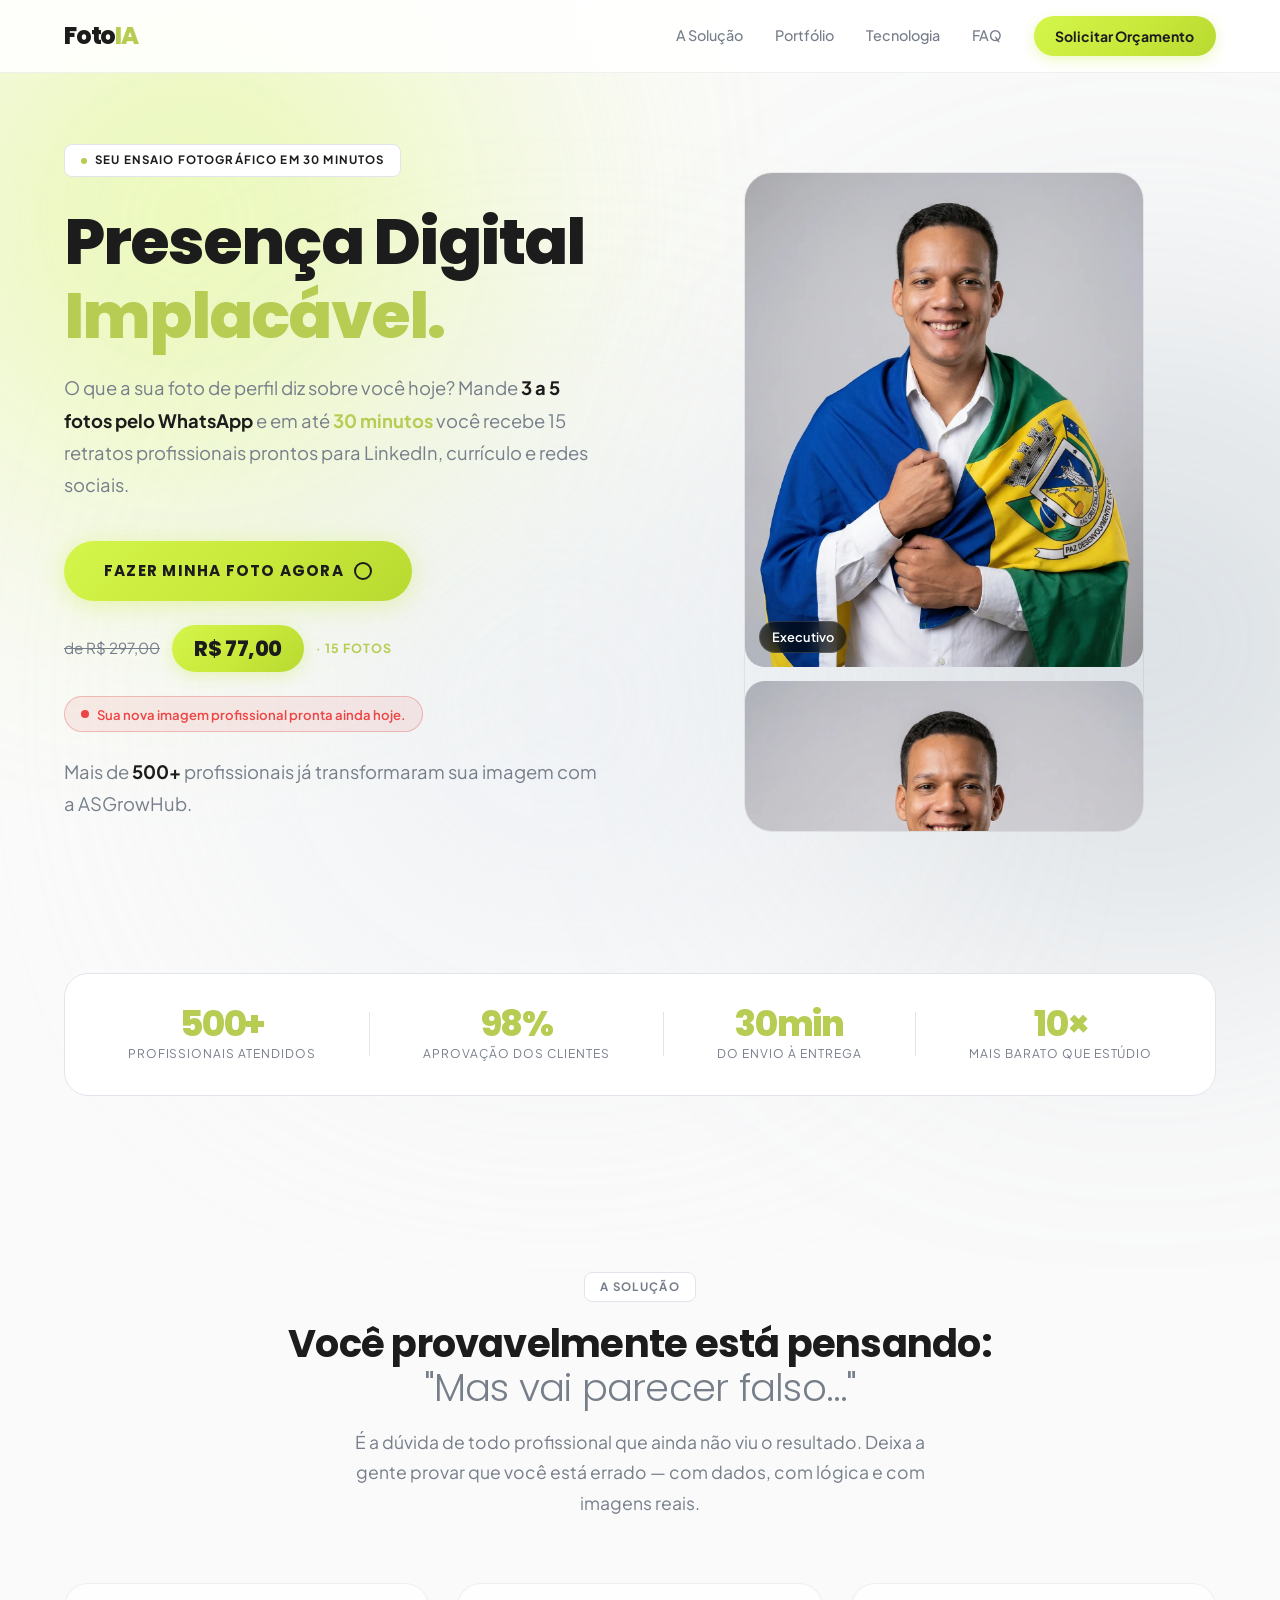
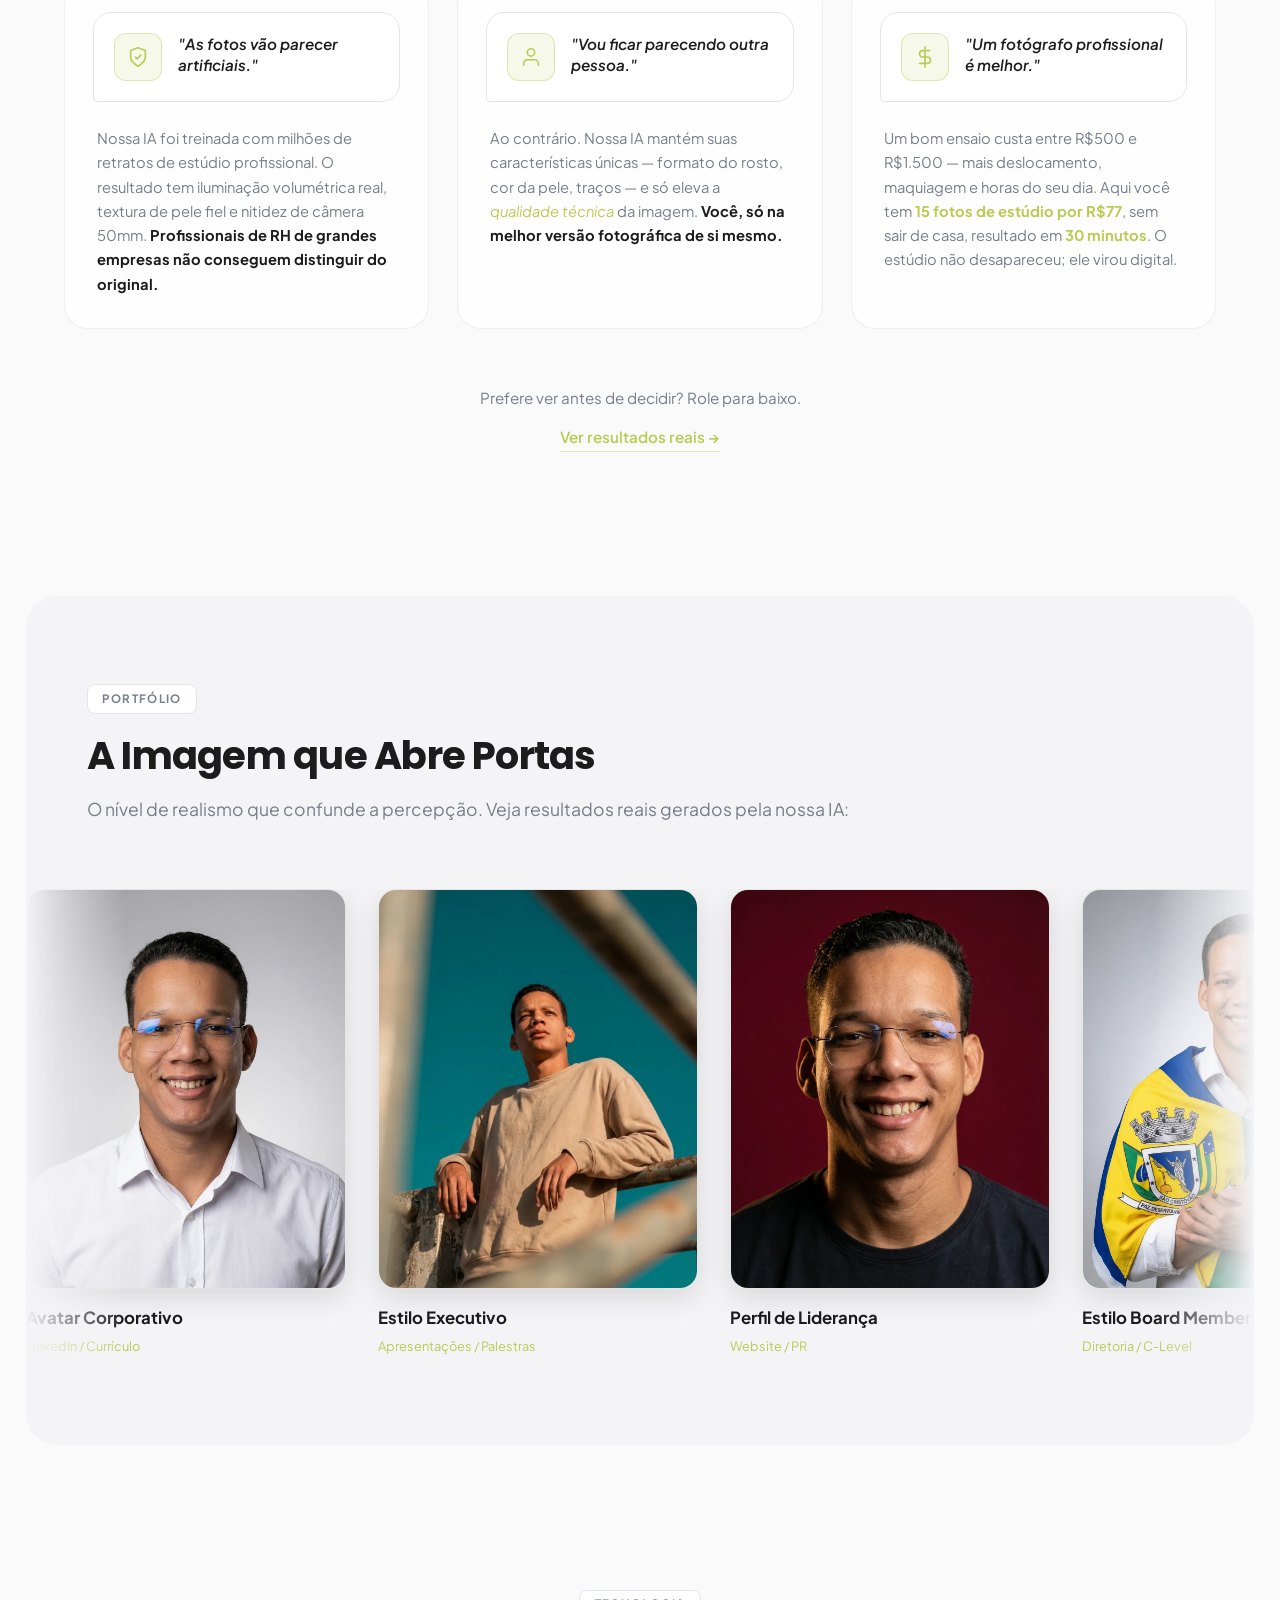
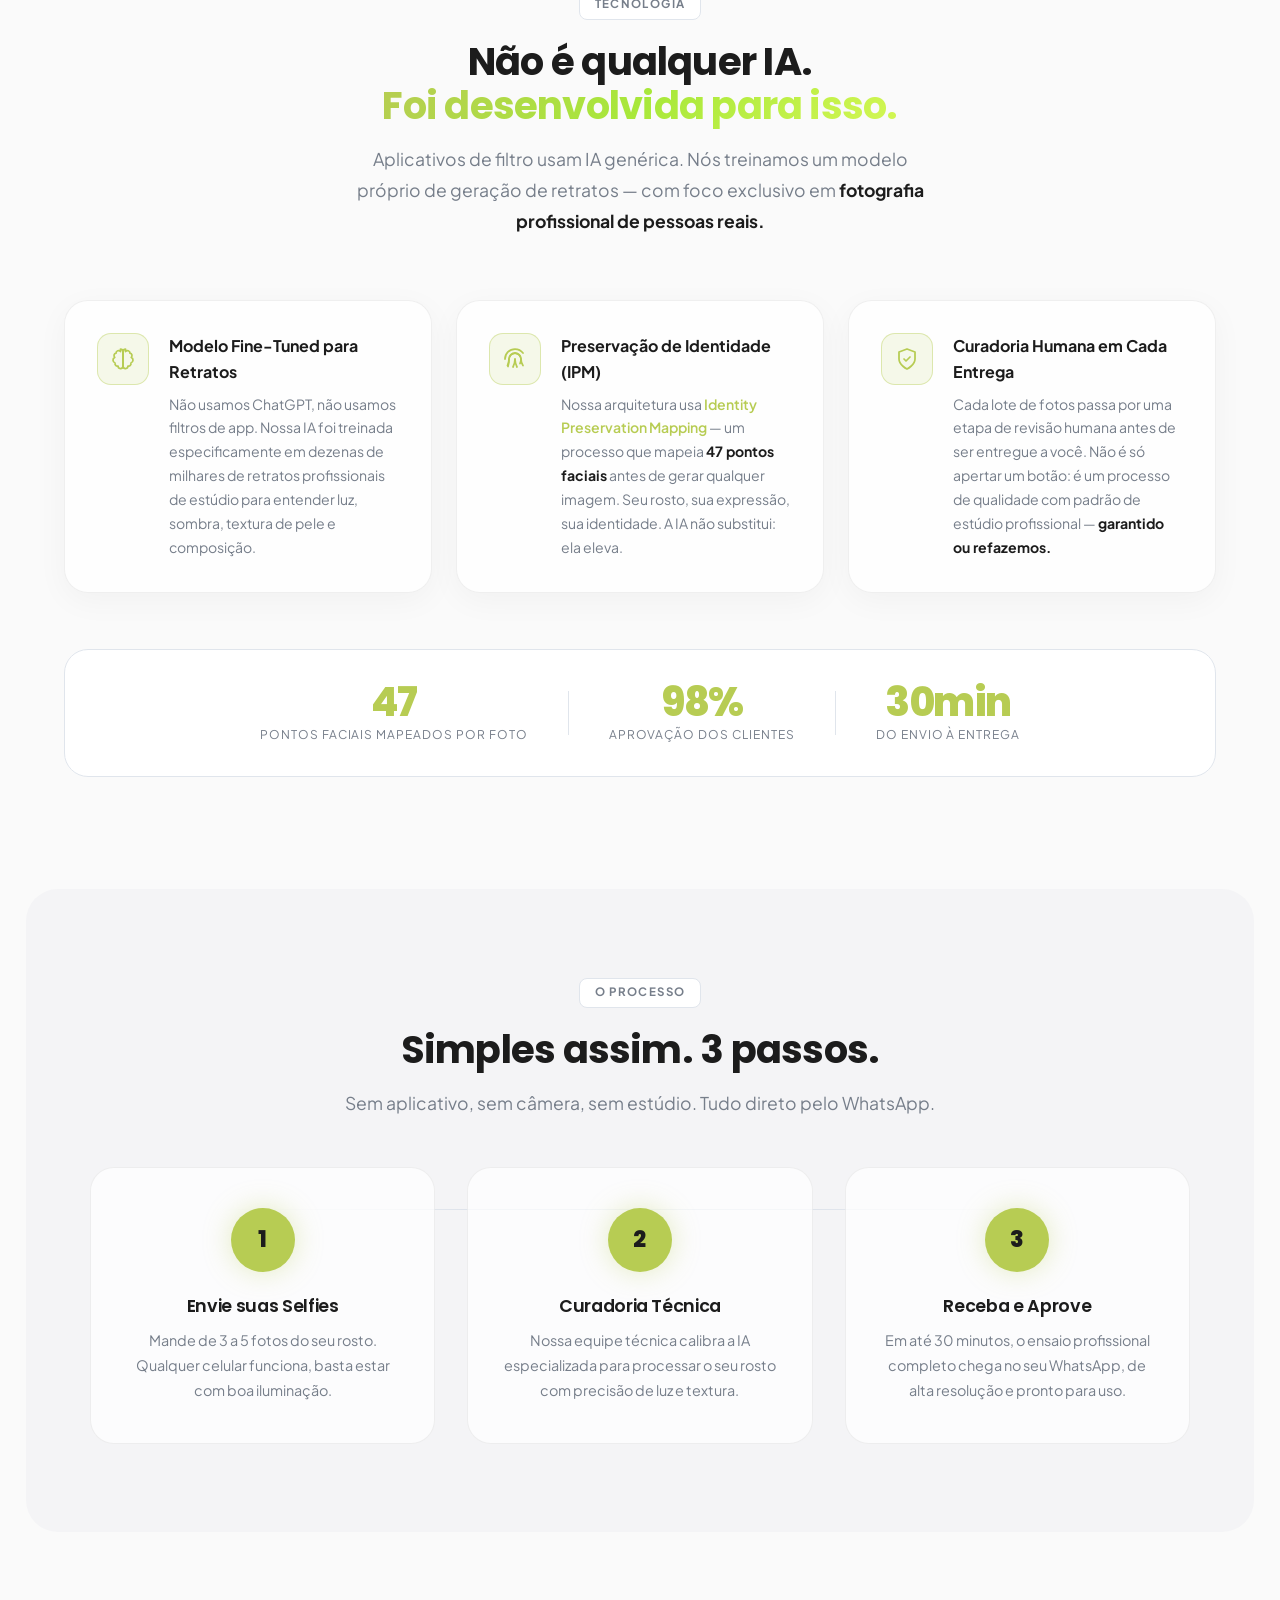
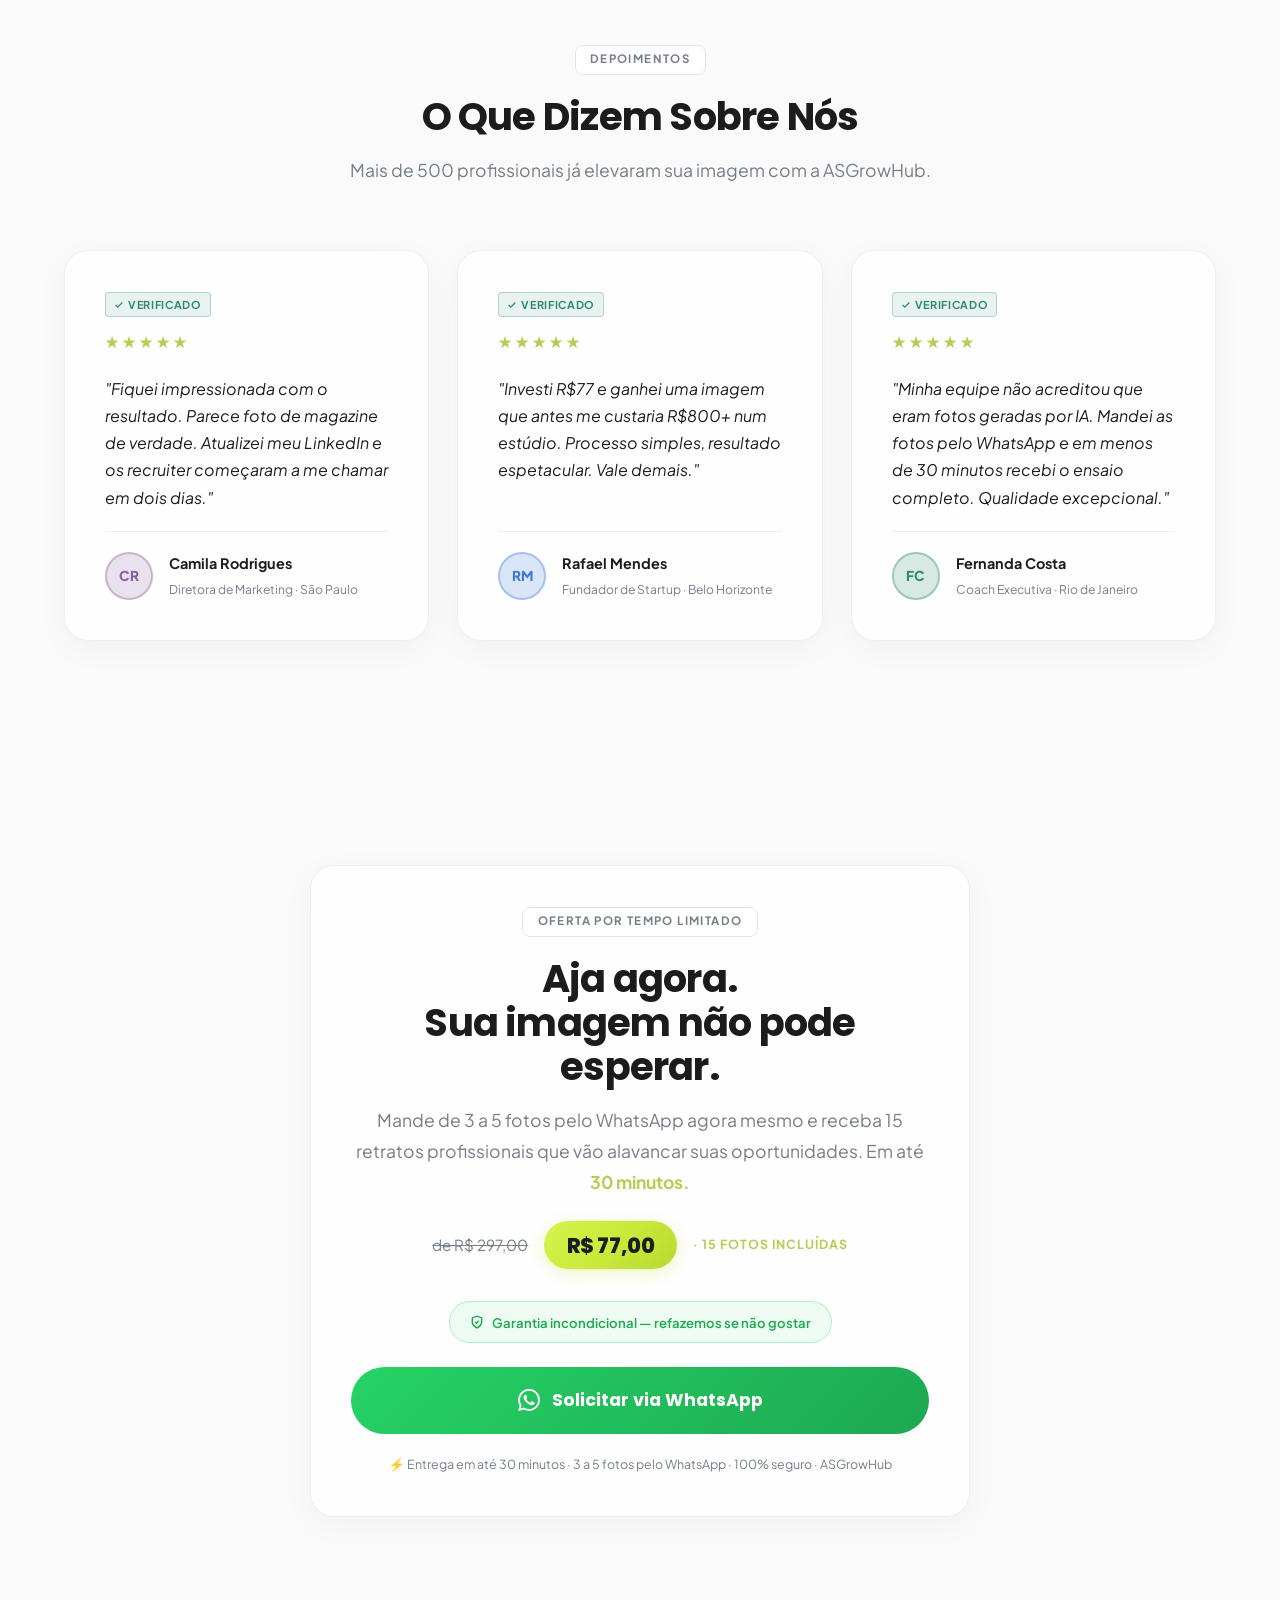
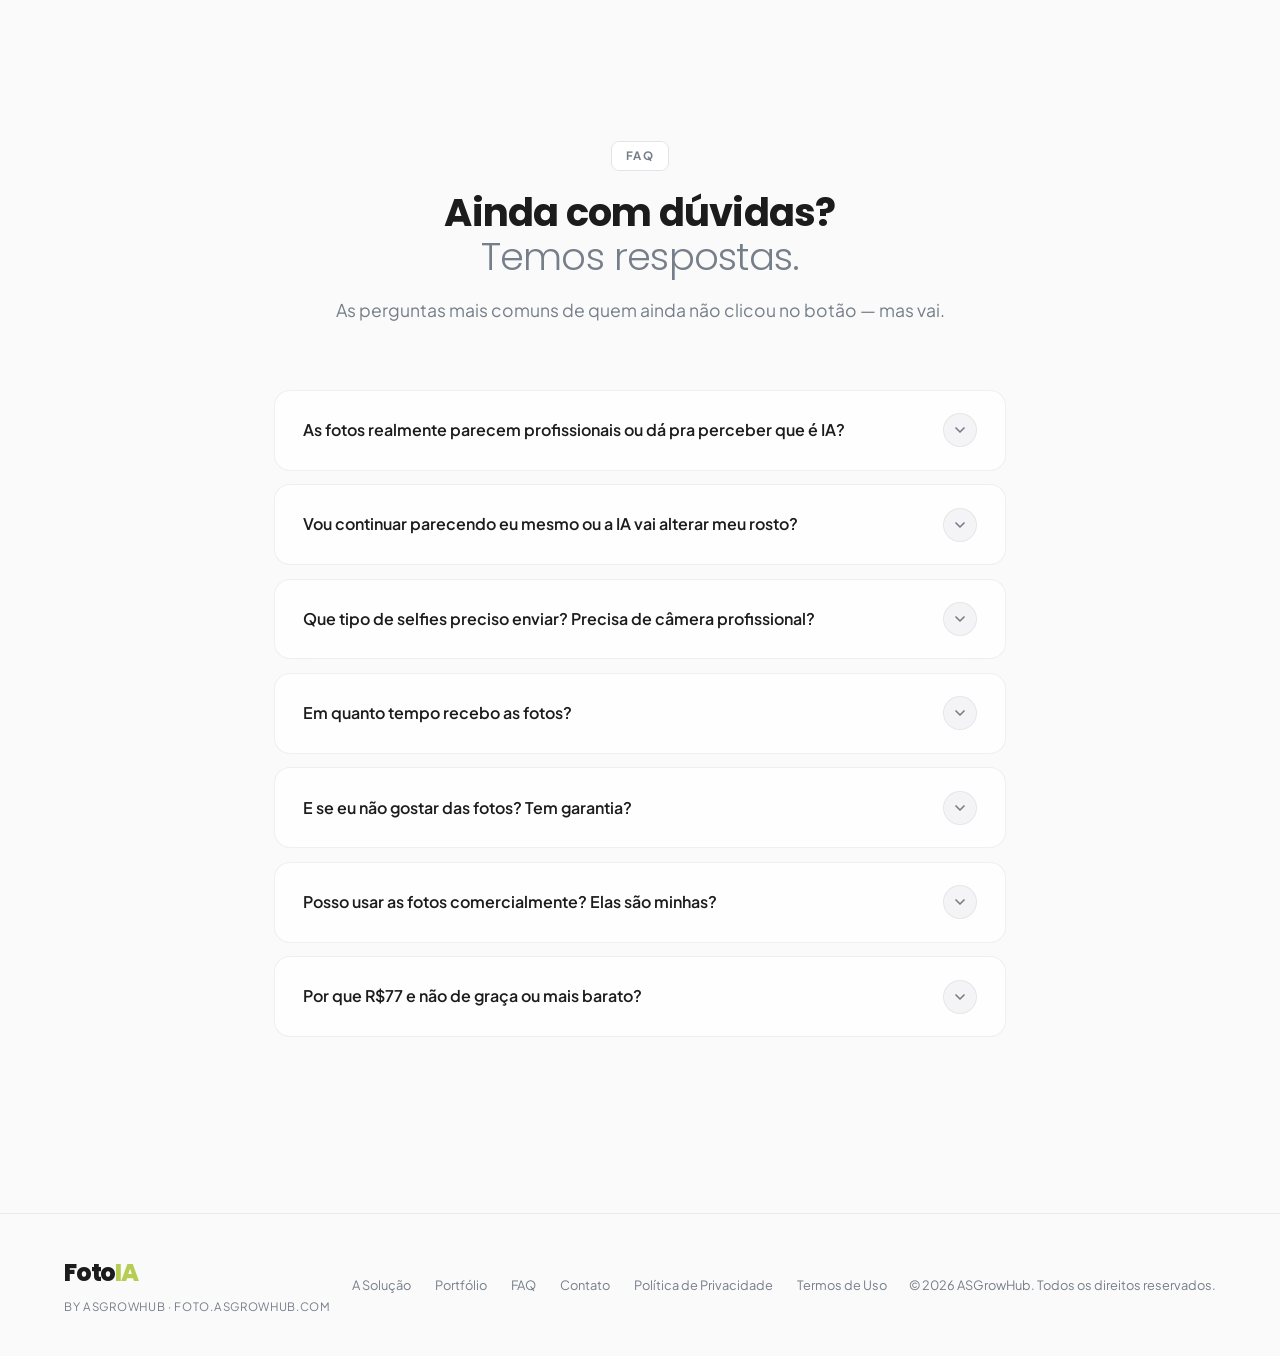
<file: index_uma_v2.html>
<!DOCTYPE html>
<html lang="pt-BR">

<head>
  <meta charset="UTF-8">
  <meta name="viewport" content="width=device-width, initial-scale=1.0">
  <title>FotoIA by ASGrowHub | Retratos Profissionais com Inteligência Artificial</title>
  <meta name="description"
    content="Envie 3 a 5 fotos pelo WhatsApp e receba 15 retratos corporativos profissionais em até 30 minutos. Fotos para LinkedIn, currículo e perfil geradas por IA.">
  <meta name="keywords"
    content="foto corporativa, retrato profissional, foto gerada por IA, linkedin foto, inteligencia artificial foto">
  <meta name="author" content="ASGrowHub">
  <link rel="canonical" href="https://foto.asgrowhub.com" />

  <!-- Open Graph -->
  <meta property="og:type" content="website">
  <meta property="og:locale" content="pt_BR">
  <meta property="og:url" content="https://foto.asgrowhub.com">
  <meta property="og:title" content="FotoIA — Sua Nova Imagem Profissional em 30 Minutos">
  <meta property="og:description"
    content="O que a sua foto de perfil diz sobre você hoje? Tenha fotos de estúdio com qualidade impecável geradas por Inteligência Artificial.">
  <meta property="og:image" content="https://foto.asgrowhub.com/assets/og-image.png">
  <meta name="twitter:card" content="summary_large_image">
  <meta name="twitter:title" content="FotoIA — Sua Nova Imagem Profissional em 30 Minutos">
  <meta name="twitter:description" content="15 fotos de estúdio profissional por R$77. Só 3-5 fotos pelo WhatsApp. Em 30 minutos.">

  <link rel="icon"
    href="data:image/svg+xml,%3Csvg xmlns='http://www.w3.org/2000/svg' viewBox='0 0 32 32'%3E%3Crect width='32' height='32' rx='8' fill='%23B7CC53'/%3E%3Cpath d='M6 11h3l2-3h10l2 3h3a2 2 0 0 1 2 2v11a2 2 0 0 1-2 2H6a2 2 0 0 1-2-2V13a2 2 0 0 1 2-2z' fill='none' stroke='%23070707' stroke-width='2' stroke-linejoin='round'/%3E%3Ccircle cx='16' cy='18' r='4' fill='none' stroke='%23070707' stroke-width='2'/%3E%3C/svg%3E">

  <!-- Google Tag Manager (deferred) -->
  <script>
  window.addEventListener('load', function() {
    (function(w,d,s,l,i){w[l]=w[l]||[];w[l].push({'gtm.start':
    new Date().getTime(),event:'gtm.js'});var f=d.getElementsByTagName(s)[0],
    j=d.createElement(s),dl=l!='dataLayer'?'&l='+l:'';j.async=true;j.src=
    'https://www.googletagmanager.com/gtm.js?id='+i+dl;f.parentNode.insertBefore(j,f);
    })(window,document,'script','dataLayer','GTM-NWM44LLB');
  });
  </script>
  <!-- End Google Tag Manager -->

  <!-- TikTok Pixel Code (deferred) -->
  <script>
  window.addEventListener('load', function() {
    !function (w, d, t) {
      w.TiktokAnalyticsObject=t;var ttq=w[t]=w[t]||[];ttq.methods=["page","track","identify","instances","debug","on","off","once","ready","alias","group","enableCookie","disableCookie","holdConsent","revokeConsent","grantConsent"],ttq.setAndDefer=function(t,e){t[e]=function(){t.push([e].concat(Array.prototype.slice.call(arguments,0)))}};for(var i=0;i<ttq.methods.length;i++)ttq.setAndDefer(ttq,ttq.methods[i]);ttq.instance=function(t){for(
      var e=ttq._i[t]||[],n=0;n<ttq.methods.length;n++)ttq.setAndDefer(e,ttq.methods[n]);return e},ttq.load=function(e,n){var r="https://analytics.tiktok.com/i18n/pixel/events.js",o=n&&n.partner;ttq._i=ttq._i||{},ttq._i[e]=[],ttq._i[e]._u=r,ttq._t=ttq._t||{},ttq._t[e]=+new Date,ttq._o=ttq._o||{},ttq._o[e]=n||{};n=document.createElement("script")
      ;n.type="text/javascript",n.async=!0,n.src=r+"?sdkid="+e+"&lib="+t;e=document.getElementsByTagName("script")[0];e.parentNode.insertBefore(n,e)};
      ttq.load('D73E8M3C77U5SK5I3BUG');
      ttq.page();
    }(window, document, 'ttq');
  });
  </script>
  <!-- TikTok Pixel Code End -->

  <!-- Preload LCP image -->
  <link rel="preload" as="image" href="assets/freepik__professional-highresolution-studio-portrait-in-the__22823.webp" type="image/webp">

  <link rel="preconnect" href="https://fonts.googleapis.com">
  <link rel="preconnect" href="https://fonts.gstatic.com" crossorigin>
  <link
    href="https://fonts.googleapis.com/css2?family=Plus+Jakarta+Sans:wght@400;500;600;700&family=Poppins:wght@300;400;500;600;700;800&display=swap"
    rel="stylesheet" />

  <style>
    /* =====================================================
       DESIGN TOKENS — Sistema completo de variáveis
       ===================================================== */
    :root {
      /* Colors */
      --bg-color: #FAFAFA;
      --surface-1: #F4F4F6;
      --surface-2: #EBEBED;
      --surface-color: #FFFFFF;

      --text-color: #1C1C1C;
      --text-muted: #767E8A;
      --text-subtle: #A8B0BB;

      /* Brand Accent — Lime Green */
      --accent: #B7CC53;
      --accent-hover: #A0B541;
      --accent-light: #E8F5A0;
      --accent-glow: rgba(183, 204, 83, 0.35);
      --accent-border: rgba(183, 204, 83, 0.4);

      /* Primary text on accent */
      --primary-text: #1C1C1C;

      /* Glass */
      --glass-bg: rgba(255, 255, 255, 0.72);
      --glass-border: rgba(0, 0, 0, 0.06);

      /* Typography */
      --font-heading: 'Poppins', sans-serif;
      --font-body: 'Plus Jakarta Sans', sans-serif;

      /* Spacing scale */
      --space-xs: 0.5rem;
      --space-sm: 1rem;
      --space-md: 1.5rem;
      --space-lg: 2.5rem;
      --space-xl: 4rem;
      --space-2xl: 7rem;

      /* Radius */
      --radius-sm: 8px;
      --radius-md: 16px;
      --radius-lg: 24px;
      --radius-xl: 32px;
      --radius-full: 100px;

      /* Transitions */
      --transition: all 0.3s cubic-bezier(0.25, 0.8, 0.25, 1);
      --transition-spring: all 0.4s cubic-bezier(0.165, 0.84, 0.44, 1);
    }

    /* =====================================================
       RESET & BASE
       ===================================================== */
    *, *::before, *::after {
      margin: 0;
      padding: 0;
      box-sizing: border-box;
    }

    html { scroll-behavior: smooth; }

    body {
      background-color: var(--bg-color);
      color: var(--text-color);
      font-family: var(--font-body);
      overflow-x: hidden;
      line-height: 1.6;
    }

    /* Skip link — a11y */
    .skip-link {
      position: absolute;
      top: -100%;
      left: 1rem;
      background: var(--accent);
      color: var(--primary-text);
      padding: 0.75rem 1.5rem;
      border-radius: var(--radius-md);
      font-weight: 700;
      z-index: 9999;
      text-decoration: none;
      transition: top 0.2s;
    }
    .skip-link:focus { top: 1rem; }

    /* =====================================================
       GLOW BACKGROUNDS
       ===================================================== */
    .glow {
      position: fixed;
      border-radius: 50%;
      filter: blur(140px);
      z-index: -1;
      pointer-events: none;
      animation: breathe 10s infinite alternate ease-in-out;
    }
    .glow-1 { top: -8%; left: -8%; width: 580px; height: 580px; background: #D4F754; opacity: 0.45; animation-delay: 0s; }
    .glow-2 { top: 35%; right: -15%; width: 650px; height: 650px; background: #7B92A3; opacity: 0.25; animation-delay: 3s; }
    .glow-3 { bottom: -5%; left: 25%; width: 480px; height: 480px; background: #E2E8F0; opacity: 0.6; animation-delay: 6s; }

    @keyframes breathe {
      0%   { transform: scale(1) translate(0,0); }
      50%  { transform: scale(1.06) translate(2%,2%); }
      100% { transform: scale(0.96) translate(-2%,-2%); }
    }

    /* =====================================================
       GLASSMORPHISM
       ===================================================== */
    .glass-card {
      background: var(--glass-bg);
      backdrop-filter: blur(24px);
      -webkit-backdrop-filter: blur(24px);
      border: 1px solid var(--glass-border);
      border-radius: var(--radius-lg);
      padding: 2.5rem;
      box-shadow: 0 8px 32px rgba(0,0,0,0.04);
      transition: var(--transition-spring);
    }
    .glass-card:hover {
      transform: translateY(-5px);
      box-shadow: 0 16px 40px rgba(0,0,0,0.08);
    }

    /* =====================================================
       TYPOGRAPHY
       ===================================================== */
    h1, h2, h3 {
      font-family: var(--font-heading);
      line-height: 1.15;
      letter-spacing: -0.02em;
    }
    h1 {
      font-size: clamp(2.6rem, 5vw, 4.8rem);
      font-weight: 800;
      letter-spacing: -0.03em;
      margin-bottom: 1.25rem;
      color: var(--text-color);
    }
    h2 {
      font-size: clamp(1.9rem, 3vw, 3rem);
      font-weight: 700;
      margin-bottom: 1rem;
    }
    h3 { font-size: 1.2rem; font-weight: 600; }
    p { color: var(--text-muted); font-size: 1.1rem; line-height: 1.75; }
    a { color: var(--text-color); text-decoration: none; transition: var(--transition); }

    .gradient-text {
      background: linear-gradient(135deg, var(--accent) 0%, #a8e83a 50%, #d4f754 100%);
      -webkit-background-clip: text;
      -webkit-text-fill-color: transparent;
      background-clip: text;
    }

    /* =====================================================
       NAVIGATION
       ===================================================== */
    .glass-nav {
      background: rgba(255,255,255,0.88);
      backdrop-filter: blur(20px);
      -webkit-backdrop-filter: blur(20px);
      border-bottom: 1px solid var(--glass-border);
      position: fixed;
      top: 0;
      width: 100%;
      z-index: 1000;
      display: flex;
      justify-content: space-between;
      align-items: center;
      padding: 1rem 5%;
      transition: var(--transition);
    }
    .glass-nav.scrolled {
      background: rgba(255,255,255,0.97);
      box-shadow: 0 4px 30px rgba(0,0,0,0.06);
    }

    .logo { font-family: var(--font-heading); font-size: 1.5rem; font-weight: 800; letter-spacing: -0.05em; }
    .logo span { color: var(--accent); }

    .nav-links { display: flex; gap: 2rem; align-items: center; }
    .nav-links a:not(.cta-button-nav) {
      color: var(--text-muted); font-size: 0.9rem; font-weight: 500;
    }
    .nav-links a:not(.cta-button-nav):hover { color: var(--text-color); }

    .cta-button-nav {
      background: linear-gradient(135deg, #d4f54a 0%, #c8e83a 55%, #b8d930 100%);
      color: var(--primary-text);
      padding: 0.55rem 1.35rem;
      border-radius: var(--radius-full);
      font-size: 0.875rem;
      font-weight: 700;
      border: none;
      transition: var(--transition-spring);
      box-shadow: 0 4px 14px rgba(196,232,50,0.3);
    }
    .cta-button-nav:hover {
      transform: translateY(-2px) scale(1.03);
      box-shadow: 0 8px 22px rgba(196,232,50,0.45);
    }

    /* Hamburger */
    .hamburger { display: none; flex-direction: column; gap: 5px; cursor: pointer; padding: 4px; z-index: 1001; background: none; border: none; }
    .hamburger span { width: 24px; height: 2px; background: var(--text-color); border-radius: 2px; transition: var(--transition); display: block; }
    .hamburger.active span:nth-child(1) { transform: translateY(7px) rotate(45deg); }
    .hamburger.active span:nth-child(2) { opacity: 0; }
    .hamburger.active span:nth-child(3) { transform: translateY(-7px) rotate(-45deg); }

    .mobile-menu {
      display: none; position: fixed; inset: 0;
      background: rgba(250,250,250,0.98); backdrop-filter: blur(20px);
      z-index: 999; flex-direction: column;
      align-items: center; justify-content: center; gap: 2.5rem;
    }
    .mobile-menu.open { display: flex; }
    .mobile-menu a { font-size: 1.75rem; font-weight: 600; color: var(--text-muted); }
    .mobile-menu a:hover { color: var(--accent); }

    /* =====================================================
       ATOMS — Buttons
       ===================================================== */
    .btn-primary {
      display: inline-flex; align-items: center; justify-content: center; gap: 10px;
      background: linear-gradient(135deg, #d4f54a 0%, #c8e83a 55%, #b8d930 100%);
      color: var(--primary-text);
      font-family: var(--font-heading);
      font-size: 0.95rem;
      font-weight: 700;
      letter-spacing: 0.08em;
      text-transform: uppercase;
      padding: 1.1rem 2.5rem;
      border-radius: var(--radius-full);
      border: none; cursor: pointer;
      transition: transform 0.2s ease, box-shadow 0.2s ease;
      box-shadow: 0 4px 24px rgba(196,232,50,0.35);
      animation: pulse-lime 2.8s infinite cubic-bezier(0.66,0,0,1);
    }
    .btn-primary:hover {
      transform: scale(1.04) translateY(-2px);
      box-shadow: 0 10px 32px rgba(196,232,50,0.5);
      animation: none;
    }
    .btn-primary .icon-circle {
      width: 18px; height: 18px;
      border: 2px solid var(--primary-text); border-radius: 50%; flex-shrink: 0;
    }

    @keyframes pulse-lime {
      0%   { box-shadow: 0 0 0 0 rgba(183,204,83,0.5); }
      70%  { box-shadow: 0 0 0 18px rgba(183,204,83,0); }
      100% { box-shadow: 0 0 0 0 rgba(183,204,83,0); }
    }

    .btn-whatsapp {
      display: inline-flex; align-items: center; justify-content: center; gap: 0.75rem;
      background: linear-gradient(135deg, #25D366 0%, #1da851 100%);
      color: #fff; font-family: var(--font-heading); font-weight: 700;
      padding: 1.2rem 2.8rem; border-radius: var(--radius-full); font-size: 1.1rem;
      transition: var(--transition-spring);
      border: none; cursor: pointer;
      animation: pulse-green 2.8s infinite cubic-bezier(0.66,0,0,1);
      box-shadow: 0 0 0 0 rgba(37,211,102,0.5);
    }
    .btn-whatsapp:hover {
      transform: translateY(-4px) scale(1.02); animation: none;
      box-shadow: 0 16px 40px rgba(37,211,102,0.4);
    }
    @keyframes pulse-green {
      0%   { box-shadow: 0 0 0 0 rgba(37,211,102,0.5); }
      70%  { box-shadow: 0 0 0 18px rgba(37,211,102,0); }
      100% { box-shadow: 0 0 0 0 rgba(37,211,102,0); }
    }

    /* =====================================================
       ATOMS — Labels / Tags
       ===================================================== */
    .section-label {
      display: inline-block;
      padding: 0.3rem 0.9rem;
      border: 1px solid #E0E5EC;
      border-radius: var(--radius-sm);
      font-size: 0.72rem; font-weight: 700;
      letter-spacing: 0.12em; text-transform: uppercase;
      color: var(--text-muted); background: #FFF;
      margin-bottom: 1.25rem;
    }

    .badge-hero {
      display: inline-flex; align-items: center; gap: 8px;
      padding: 0.4rem 1rem;
      background: #FFF; border: 1px solid #E0E5EC;
      border-radius: var(--radius-sm);
      font-size: 0.72rem; font-weight: 700;
      letter-spacing: 0.1em; text-transform: uppercase;
      color: var(--text-color); margin-bottom: 1.75rem;
    }
    .badge-hero-dot {
      width: 6px; height: 6px; border-radius: 50%;
      background: var(--accent); flex-shrink: 0;
    }

    /* =====================================================
       ATOMS — Pulse dot
       ===================================================== */
    .pulse-dot {
      display: inline-block;
      width: 8px; height: 8px; border-radius: 50%;
      background: #ef4444;
      box-shadow: 0 0 0 0 rgba(239,68,68,0.7);
      animation: pulse-red 2s infinite cubic-bezier(0.66,0,0,1);
      flex-shrink: 0;
    }
    @keyframes pulse-red { to { box-shadow: 0 0 0 10px rgba(239,68,68,0); } }

    .pulse-dot.green {
      background: #25D366;
      box-shadow: 0 0 0 0 rgba(37,211,102,0.7);
      animation: pulse-green-dot 2s infinite;
    }
    @keyframes pulse-green-dot { to { box-shadow: 0 0 0 8px rgba(37,211,102,0); } }

    /* =====================================================
       SCROLL REVEAL
       ===================================================== */
    .reveal { opacity: 0; transform: translateY(28px); transition: opacity 0.65s ease, transform 0.65s ease; }
    .reveal.visible { opacity: 1; transform: translateY(0); }
    .reveal-delay-1 { transition-delay: 0.1s; }
    .reveal-delay-2 { transition-delay: 0.2s; }
    .reveal-delay-3 { transition-delay: 0.3s; }
    .reveal-delay-4 { transition-delay: 0.4s; }

    /* =====================================================
       LAYOUT — Section base
       ===================================================== */
    section {
      padding: var(--space-2xl) 5%;
      max-width: 1400px;
      margin: 0 auto;
    }
    .section-header { margin-bottom: var(--space-xl); }
    .text-center { text-align: center; }

    /* =====================================================
       ORGANISM — HERO
       ===================================================== */
    .hero {
      min-height: 100vh;
      display: flex;
      align-items: center;
      justify-content: space-between;
      gap: var(--space-xl);
      padding-top: 9rem;
    }

    .hero-content { flex: 1; max-width: 600px; }

    .hero-content h1 span { color: var(--accent); }
    .hero-content > p { margin-bottom: var(--space-lg); font-size: 1.15rem; }

    .hero-actions { display: flex; gap: 1rem; margin-bottom: var(--space-md); flex-wrap: wrap; }

    /* Pricing pill */
    .pricing-row {
      display: flex; align-items: center; gap: 0.75rem;
      flex-wrap: wrap; margin-bottom: var(--space-md);
    }
    .price-old { font-size: 0.95rem; color: var(--text-muted); text-decoration: line-through; }
    .price-badge {
      background: linear-gradient(135deg, #d4f54a 0%, #c8e83a 55%, #b8d930 100%);
      color: var(--primary-text);
      font-family: var(--font-heading); font-weight: 800; font-size: 1.3rem;
      padding: 0.45rem 1.4rem; border-radius: var(--radius-full); letter-spacing: -0.02em;
      box-shadow: 0 4px 16px rgba(196,232,50,0.3);
    }
    .price-qty {
      font-size: 0.78rem; color: var(--accent); font-weight: 700;
      letter-spacing: 0.08em; text-transform: uppercase;
    }

    /* Urgency */
    .urgency {
      display: inline-flex; align-items: center; gap: 0.5rem;
      background: rgba(220,38,38,0.08); border: 1px solid rgba(220,38,38,0.25);
      padding: 0.4rem 1rem; border-radius: var(--radius-full);
      font-size: 0.82rem; font-weight: 600; color: #ef4444;
      margin-bottom: var(--space-md);
    }

    .social-proof-bar {
      font-size: 0.82rem; color: var(--text-muted);
    }
    .social-proof-bar strong { color: var(--text-color); font-weight: 700; }

    /* Hero visual */
    .hero-visual { flex: 1; display: flex; justify-content: center; align-items: center; }

    /* =====================================================
       MOLECULE — Vertical carousel
       ===================================================== */
    .carousel-container {
      width: 100%; max-width: 400px; height: 660px;
      overflow: hidden; position: relative; border-radius: 28px;
      border: 1px solid var(--glass-border);
    }
    .carousel-track {
      display: flex; flex-direction: column; gap: 14px;
      animation: scroll-vertical 24s linear infinite;
    }
    .carousel-track:hover { animation-play-state: paused; }
    .carousel-slide { position: relative; width: 100%; border-radius: 20px; overflow: hidden; flex-shrink: 0; }
    .carousel-slide img { width: 100%; height: auto; display: block; }
    .slide-label {
      position: absolute; bottom: 14px; left: 14px;
      background: rgba(0,0,0,0.65); color: #fff;
      padding: 5px 12px; border-radius: var(--radius-full);
      font-size: 0.8rem; font-weight: 600;
      backdrop-filter: blur(8px); border: 1px solid rgba(255,255,255,0.15);
    }
    @keyframes scroll-vertical {
      0%   { transform: translateY(0); }
      100% { transform: translateY(calc(-50% - 7px)); }
    }

    /* Swiper-like: timing linear no carousel-track */
    .carousel-container .carousel-track {
      transition-timing-function: linear !important;
      -webkit-transition-timing-function: linear !important;
    }


    /* =====================================================
       ORGANISM — Stats bar
       ===================================================== */
    .stats-bar {
      max-width: 1400px; margin: 0 auto;
      padding: 0 5% 4rem;
    }
    .stats-bar-inner {
      display: flex; align-items: center; justify-content: space-around;
      flex-wrap: wrap; gap: 1.5rem;
      background: #FFF; border: 1px solid #E0E5EC;
      border-radius: var(--radius-lg); padding: 2rem 3rem;
    }
    .stat-item { display: flex; flex-direction: column; align-items: center; gap: 0.2rem; text-align: center; }
    .stat-num { font-family: var(--font-heading); font-size: 2.2rem; font-weight: 800; color: var(--accent); line-height: 1; letter-spacing: -0.04em; }
    .stat-desc { font-size: 0.75rem; color: var(--text-muted); text-transform: uppercase; letter-spacing: 0.08em; }
    .stat-divider { width: 1px; height: 44px; background: #E0E5EC; }

    /* =====================================================
       ORGANISM — Objections / Solution
       ===================================================== */
    .benefits-grid {
      display: grid;
      grid-template-columns: repeat(auto-fit, minmax(280px, 1fr));
      gap: 1.75rem;
    }

    .objection-card {
      background: var(--glass-bg);
      backdrop-filter: blur(24px); -webkit-backdrop-filter: blur(24px);
      border: 1px solid var(--glass-border); border-radius: var(--radius-lg);
      padding: 1.75rem; gap: 1.5rem;
      display: flex; flex-direction: column;
      transition: var(--transition-spring);
    }
    .objection-card:hover {
      transform: translateY(-6px);
      box-shadow: 0 16px 40px rgba(0,0,0,0.08);
      border-color: var(--accent-border);
    }

    .objection-bubble {
      background: #FFF; border: 1px solid #E0E5EC;
      border-radius: 18px 18px 18px 4px;
      padding: 1.25rem; display: flex; align-items: flex-start; gap: 1rem;
    }
    .glass-icon {
      width: 48px; height: 48px; min-width: 48px;
      display: flex; align-items: center; justify-content: center;
      background: rgba(183,204,83,0.12); border: 1px solid var(--accent-border);
      border-radius: 12px; flex-shrink: 0; transition: var(--transition);
    }
    .glass-icon svg { width: 22px; height: 22px; stroke: var(--accent); fill: none; stroke-width: 1.75; stroke-linecap: round; stroke-linejoin: round; }
    .objection-card:hover .glass-icon { background: rgba(183,204,83,0.22); transform: scale(1.05); }

    .objection-tag { display: block; font-size: 0.68rem; font-weight: 700; text-transform: uppercase; letter-spacing: 0.1em; color: var(--accent); margin-bottom: 0.3rem; }
    .objection-q { font-size: 0.95rem; font-weight: 600; color: var(--text-color); line-height: 1.4; margin: 0; font-style: italic; }

    .objection-answer { padding: 0 0.25rem 0.25rem; flex-grow: 1; }
    .objection-answer p { font-size: 0.92rem; line-height: 1.65; color: var(--text-muted); margin: 0; }

    .mini-cta-link {
      display: inline-flex; align-items: center; gap: 4px;
      color: var(--accent); font-weight: 600; font-size: 0.95rem;
      border-bottom: 1px solid var(--accent-border); padding-bottom: 2px;
      transition: var(--transition);
    }
    .mini-cta-link:hover { gap: 8px; }

    /* =====================================================
       ORGANISM — Portfolio Marquee
       ===================================================== */
    .portfolio {
      background: var(--surface-1);
      border-radius: var(--radius-xl);
      padding: 5.5rem 0;
      margin: 2rem 2%;
      overflow: hidden;
      max-width: none;
    }
    .portfolio .section-header { padding: 0 5%; }

    .portfolio-marquee-wrapper {
      display: flex; overflow: hidden; user-select: none; margin-top: 3.5rem; gap: 2rem;
      mask-image: linear-gradient(to right, rgba(0,0,0,0) 0%, rgba(0,0,0,1) 8%, rgba(0,0,0,1) 92%, rgba(0,0,0,0) 100%);
      -webkit-mask-image: linear-gradient(to right, rgba(0,0,0,0) 0%, rgba(0,0,0,1) 8%, rgba(0,0,0,1) 92%, rgba(0,0,0,0) 100%);
    }
    .portfolio-marquee-track {
      display: flex; flex-shrink: 0; min-width: 100%;
      animation: scrollX 45s linear infinite; gap: 2rem;
    }
    .portfolio-marquee-wrapper:hover .portfolio-marquee-track { animation-play-state: paused; }

    .marquee-group { display: flex; flex-shrink: 0; gap: 2rem; }

    @keyframes scrollX {
      0%   { transform: translateX(0); }
      100% { transform: translateX(-100%); }
    }

    .marquee-item { width: 320px; display: flex; flex-direction: column; gap: 1rem; flex-shrink: 0; transition: var(--transition); }
    .marquee-item:hover { transform: translateY(-8px); }

    .portfolio-image-wrapper {
      width: 100%; height: 400px; border-radius: 18px; overflow: hidden;
      position: relative; box-shadow: 0 8px 30px rgba(0,0,0,0.12);
      border: 1px solid var(--glass-border);
    }
    .portfolio-image-wrapper img { width: 100%; height: 100%; object-fit: cover; transition: transform 0.6s cubic-bezier(0.165,0.84,0.44,1); }
    .marquee-item:hover .portfolio-image-wrapper img { transform: scale(1.06); }

    .portfolio-overlay {
      position: absolute; bottom: 0; left: 0; right: 0;
      padding: 1.25rem;
      background: linear-gradient(to top, rgba(0,0,0,0.85) 0%, rgba(0,0,0,0) 100%);
      display: flex; align-items: center; gap: 0.5rem;
      opacity: 0; transform: translateY(8px); transition: all 0.35s ease;
    }
    .marquee-item:hover .portfolio-overlay { opacity: 1; transform: translateY(0); }

    .tag-before {
      font-size: 0.68rem; font-weight: 700; text-transform: uppercase; letter-spacing: 0.05em;
      padding: 0.3rem 0.6rem; border-radius: var(--radius-sm);
      background: rgba(255,255,255,0.12); color: rgba(255,255,255,0.75);
      backdrop-filter: blur(4px); border: 1px solid rgba(255,255,255,0.15);
    }
    .tag-after {
      font-size: 0.68rem; font-weight: 700; text-transform: uppercase; letter-spacing: 0.05em;
      padding: 0.3rem 0.6rem; border-radius: var(--radius-sm);
      background: var(--accent); color: var(--primary-text);
    }

    .portfolio-info h4 { font-size: 1.05rem; font-weight: 700; margin-bottom: 0.2rem; color: var(--text-color); }
    .portfolio-info p { font-size: 0.8rem; color: var(--accent); margin: 0; }

    /* =====================================================
       ORGANISM — Technology Authority
       ===================================================== */
    .ai-authority { padding: var(--space-2xl) 5%; text-align: center; }

    .authority-grid {
      display: grid; grid-template-columns: repeat(auto-fit, minmax(280px, 1fr));
      gap: 1.5rem; margin-top: 3.5rem; text-align: left;
    }

    .authority-card {
      display: flex; align-items: flex-start; gap: 1.25rem;
      background: var(--glass-bg); backdrop-filter: blur(24px);
      border: 1px solid var(--glass-border);
      border-radius: var(--radius-lg); padding: 2rem;
      box-shadow: 0 8px 32px rgba(0,0,0,0.04);
      transition: var(--transition-spring);
    }
    .authority-card:hover { box-shadow: 0 16px 40px rgba(0,0,0,0.08); transform: translateY(-4px); border-color: var(--accent-border); }

    .authority-icon {
      width: 52px; height: 52px; min-width: 52px;
      background: rgba(183,204,83,0.12); border: 1px solid var(--accent-border);
      border-radius: 14px; display: flex; align-items: center; justify-content: center; flex-shrink: 0;
    }
    .authority-icon svg { width: 24px; height: 24px; stroke: var(--accent); fill: none; stroke-width: 1.75; stroke-linecap: round; stroke-linejoin: round; }
    .authority-text h4 { font-size: 1rem; font-weight: 700; color: var(--text-color); margin-bottom: 0.5rem; }
    .authority-text p { font-size: 0.88rem; line-height: 1.7; color: var(--text-muted); margin: 0; }
    .authority-text em { color: var(--accent); font-style: normal; font-weight: 600; }

    .authority-footer {
      display: flex; align-items: center; justify-content: center; gap: 2.5rem;
      margin-top: 3.5rem; padding: 2rem 3rem;
      background: #FFF; border: 1px solid #E0E5EC; border-radius: var(--radius-lg);
      flex-wrap: wrap;
    }
    .authority-stat { display: flex; flex-direction: column; align-items: center; gap: 0.2rem; }
    .stat-number { font-family: var(--font-heading); font-size: 2.5rem; font-weight: 800; color: var(--accent); line-height: 1; letter-spacing: -0.04em; }
    .stat-label { font-size: 0.75rem; color: var(--text-muted); text-transform: uppercase; letter-spacing: 0.08em; text-align: center; }
    .authority-divider { width: 1px; height: 44px; background: #E0E5EC; }

    /* =====================================================
       ORGANISM — How It Works (3 steps)
       ===================================================== */
    .how-it-works {
      background: var(--surface-1); border-radius: var(--radius-xl);
      padding: 5.5rem 5%; margin: 0 2%; max-width: none;
    }

    .steps-grid {
      display: grid; grid-template-columns: repeat(auto-fit, minmax(240px, 1fr));
      gap: 2rem; position: relative; margin-top: 3rem;
    }
    .steps-grid::before {
      content: ''; position: absolute;
      top: 42px; left: 10%; right: 10%; height: 1px;
      background: linear-gradient(to right, transparent, #D0D8E4, transparent);
    }

    .step-card {
      text-align: center; padding: 2.5rem 2rem;
      background: var(--glass-bg); border: 1px solid var(--glass-border);
      border-radius: var(--radius-lg); transition: var(--transition-spring);
      position: relative;
    }
    .step-card:hover { box-shadow: 0 12px 36px rgba(0,0,0,0.08); background: #FFF; transform: translateY(-6px); border-color: var(--accent-border); }

    .step-number {
      width: 64px; height: 64px; border-radius: 50%;
      background: var(--accent); color: var(--primary-text);
      font-family: var(--font-heading); font-weight: 800; font-size: 1.4rem;
      display: flex; align-items: center; justify-content: center;
      margin: 0 auto 1.5rem; position: relative; z-index: 1;
      box-shadow: 0 0 28px var(--accent-glow);
    }
    .step-card h3 { margin-bottom: 0.75rem; font-size: 1.1rem; color: var(--text-color); }
    .step-card p { font-size: 0.9rem; }

    /* =====================================================
       ORGANISM — Testimonials
       ===================================================== */
    .testimonials-grid {
      display: grid; grid-template-columns: repeat(auto-fit, minmax(300px, 1fr));
      gap: 1.75rem;
    }
    .testimonial-card { display: flex; flex-direction: column; gap: 1.25rem; }
    .testimonial-card:hover { border-color: var(--accent-border); }

    .stars { color: var(--accent); font-size: 1rem; letter-spacing: 3px; }

    .testimonial-text { font-size: 1rem; color: var(--text-color) !important; font-style: italic; line-height: 1.7; flex: 1; }

    .testimonial-author {
      display: flex; align-items: center; gap: 1rem;
      padding-top: 1.25rem; border-top: 1px solid var(--glass-border);
    }
    .author-avatar {
      width: 48px; height: 48px; border-radius: 50%;
      display: flex; align-items: center; justify-content: center;
      font-size: 0.85rem; font-weight: 800; flex-shrink: 0;
      background: color-mix(in srgb, var(--av-color) 18%, transparent);
      border: 2px solid color-mix(in srgb, var(--av-color) 35%, transparent);
      color: var(--av-color); letter-spacing: 0.02em;
    }
    .author-name { font-weight: 700; font-size: 0.9rem; color: var(--text-color); display: block; }
    .author-role { font-size: 0.76rem; color: var(--text-muted); }

    /* Verified badge */
    .verified-badge {
      display: inline-flex; align-items: center; gap: 4px;
      font-size: 0.68rem; font-weight: 700; letter-spacing: 0.06em; text-transform: uppercase;
      color: #2E8B72; background: rgba(46,139,114,0.1); border: 1px solid rgba(46,139,114,0.3);
      padding: 3px 8px; border-radius: 4px; margin-bottom: 0.75rem;
    }

    /* =====================================================
       ORGANISM — Final CTA / Pricing
       ===================================================== */
    .contact { display: flex; justify-content: center; }
    .cta-box { max-width: 660px; width: 100%; text-align: center; }
    .cta-box h2 { margin-bottom: 1rem; }

    .guarantee-badge {
      display: inline-flex; align-items: center; gap: 8px;
      background: rgba(37,211,102,0.08); border: 1px solid rgba(37,211,102,0.3);
      padding: 0.6rem 1.25rem; border-radius: var(--radius-full);
      font-size: 0.82rem; font-weight: 600; color: #1da851; margin-bottom: 1.5rem;
    }

    .pricing-display {
      display: flex; align-items: center; justify-content: center;
      gap: 1rem; flex-wrap: wrap; margin: 1.5rem 0 2rem;
    }

    .cta-sub-note { font-size: 0.78rem; color: var(--text-muted); margin-top: 1.25rem; }

    /* =====================================================
       ORGANISM — FAQ
       ===================================================== */
    .faq-section { padding: var(--space-2xl) 5%; max-width: 860px; margin: 0 auto; }

    .faq-list { display: flex; flex-direction: column; gap: 0.85rem; margin-top: 3.5rem; }

    .faq-item {
      background: var(--glass-bg); backdrop-filter: blur(20px);
      border: 1px solid var(--glass-border); border-radius: var(--radius-md);
      overflow: hidden; transition: border-color 0.3s ease, box-shadow 0.3s ease;
    }
    .faq-item:hover { box-shadow: 0 8px 32px rgba(0,0,0,0.04); border-color: rgba(183,204,83,0.25); }
    .faq-item.is-open { background: #FFF; border-color: var(--accent-border); box-shadow: 0 8px 32px rgba(183,204,83,0.1); }

    .faq-question {
      width: 100%; background: none; border: none; cursor: pointer;
      display: flex; align-items: center; justify-content: space-between; gap: 1.25rem;
      padding: 1.4rem 1.75rem; text-align: left;
      color: var(--text-color); font-family: var(--font-body);
      font-size: 1rem; font-weight: 600; line-height: 1.4;
      transition: color 0.3s ease;
    }
    .faq-item.is-open .faq-question { color: var(--text-color); }

    .faq-icon {
      width: 34px; height: 34px; min-width: 34px; border-radius: 50%;
      border: 1px solid var(--glass-border);
      display: flex; align-items: center; justify-content: center;
      transition: var(--transition-spring); background: var(--surface-1); flex-shrink: 0;
    }
    .faq-icon svg { width: 16px; height: 16px; stroke: var(--text-muted); fill: none; stroke-width: 2.5; stroke-linecap: round; stroke-linejoin: round; transition: stroke 0.3s ease, transform 0.35s cubic-bezier(0.165,0.84,0.44,1); }
    .faq-item.is-open .faq-icon { background: rgba(183,204,83,0.12); border-color: var(--accent-border); }
    .faq-item.is-open .faq-icon svg { stroke: var(--accent); transform: rotate(180deg); }

    .faq-answer { max-height: 0; overflow: hidden; transition: max-height 0.4s cubic-bezier(0.165,0.84,0.44,1); padding: 0 1.75rem; }
    .faq-answer p { font-size: 0.92rem; line-height: 1.8; color: var(--text-muted); padding-bottom: 1.5rem; margin: 0; }
    .faq-answer em { color: var(--accent); font-style: normal; font-weight: 600; }
    .faq-answer strong { color: var(--text-color); }

    /* =====================================================
       ORGANISM — Footer
       ===================================================== */
    .glass-footer { border-top: 1px solid var(--glass-border); padding: 2.5rem 5%; margin-top: 4rem; }
    .footer-content {
      max-width: 1400px; margin: 0 auto;
      display: flex; justify-content: space-between; align-items: center; flex-wrap: wrap; gap: 1.25rem;
    }
    .footer-brand { display: flex; flex-direction: column; gap: 0.35rem; }
    .brand-sub { font-size: 0.72rem; color: var(--text-muted); letter-spacing: 0.06em; text-transform: uppercase; }
    .footer-links { display: flex; gap: 1.5rem; }
    .footer-links a { font-size: 0.8rem; color: var(--text-muted); }
    .footer-links a:hover { color: var(--accent); }

    /* =====================================================
       ORGANISM — Sticky Mobile CTA Bar
       ===================================================== */
    .sticky-cta-bar { display: none; }

    @media (max-width: 768px) {
      .sticky-cta-bar {
        display: block; position: fixed; bottom: 0; left: 0; right: 0; z-index: 990;
        padding: 0.85rem 1rem;
        padding-bottom: calc(0.85rem + env(safe-area-inset-bottom, 0px));
        background: rgba(255,255,255,0.97); backdrop-filter: blur(20px);
        border-top: 1px solid var(--glass-border);
        box-shadow: 0 -8px 32px rgba(0,0,0,0.06);
        animation: slideUpBar 0.5s cubic-bezier(0.16,1,0.3,1) both;
        animation-delay: 2.5s;
      }
      body { padding-bottom: 80px; }
    }

    @keyframes slideUpBar {
      from { transform: translateY(100%); opacity: 0; }
      to   { transform: translateY(0); opacity: 1; }
    }

    .sticky-cta-inner { display: flex; align-items: center; justify-content: space-between; gap: 1rem; max-width: 480px; margin: 0 auto; }
    .sticky-cta-text { display: flex; flex-direction: column; gap: 0.15rem; }
    .sticky-price-old { font-size: 0.72rem; color: var(--text-muted); text-decoration: line-through; font-weight: 500; }
    .sticky-price-row { display: flex; align-items: baseline; gap: 0.25rem; line-height: 1; }
    .sticky-price-label { font-size: 0.72rem; color: var(--text-muted); font-weight: 500; }
    .sticky-price { font-family: var(--font-heading); font-size: 1.25rem; font-weight: 800; color: var(--accent); line-height: 1; letter-spacing: -0.02em; }
    .sticky-label { font-size: 0.68rem; color: var(--text-muted); display: inline-flex; align-items: center; gap: 5px; }
    .sticky-cta-btn {
      display: flex; align-items: center; gap: 0.5rem;
      background: #25D366; color: #fff; font-family: var(--font-heading);
      font-weight: 700; font-size: 0.9rem;
      padding: 0.75rem 1.35rem; border-radius: var(--radius-full);
      white-space: nowrap; box-shadow: 0 4px 20px rgba(37,211,102,0.35);
      transition: var(--transition); flex-shrink: 0;
    }
    .sticky-cta-btn:hover { background: #1ebe5d; transform: scale(1.03); }

    /* =====================================================
       Back to Top
       ===================================================== */
    .back-to-top {
      position: fixed; bottom: 2rem; right: 2rem;
      width: 48px; height: 48px;
      background: #FFF; border: 1px solid var(--glass-border);
      border-radius: 50%; display: flex; align-items: center; justify-content: center;
      color: var(--accent); cursor: pointer;
      opacity: 0; visibility: hidden; transform: translateY(16px);
      transition: var(--transition-spring); z-index: 990;
      box-shadow: 0 4px 20px rgba(0,0,0,0.08);
    }
    .back-to-top.visible { opacity: 1; visibility: visible; transform: translateY(0); }
    .back-to-top:hover { background: var(--accent); color: var(--primary-text); transform: translateY(-4px); }

    /* =====================================================
       RESPONSIVE
       ===================================================== */
    @media (max-width: 968px) {
      .hero { flex-direction: column; text-align: center; padding-top: 8rem; }
      .hero-content { margin: 0 auto; }
      .hero-actions { justify-content: center; }
      .pricing-row { justify-content: center; }
      .urgency { align-self: center; }
      .social-proof-bar { text-align: center; }
      
      /* Mobile Steps Fixes */
      .steps-grid { grid-template-columns: 1fr; gap: 2rem; }
    }

    @media (max-width: 768px) {
      .nav-links { display: none; }
      .hamburger { display: flex; }
      section { padding: 4rem 1.25rem; }
      .how-it-works { margin: 0; border-radius: 0; padding: 4rem 1.25rem; }
      .portfolio { margin: 1.5rem 0; border-radius: 0; padding: 4rem 0; overflow-x: hidden; }
      .portfolio-marquee-track { gap: 1rem; }
      .marquee-group { gap: 1rem; }
      .marquee-item { width: 240px; flex-shrink: 0; }
      .portfolio-image-wrapper { height: 320px; }
      .stats-bar { padding: 0 1.25rem 3rem; }
      .stats-bar-inner {
        display: grid; grid-template-columns: 1fr 1fr;
        gap: 1rem; padding: 1.5rem 1.25rem;
      }
      .stat-divider { display: none; }
      .stat-item { padding: 0.75rem; background: var(--bg-color); border-radius: var(--radius-md); }
      .stat-num { font-size: 1.8rem; }
      .authority-footer {
        display: grid; grid-template-columns: 1fr 1fr;
        gap: 1rem; padding: 1.5rem 1.25rem;
      }
      .authority-divider { display: none; }
      .authority-stat { padding: 0.75rem; background: var(--bg-color); border-radius: var(--radius-md); }
      .glass-card { padding: 1.75rem 1.25rem; }
      .faq-section { padding: 4rem 1.25rem; }
      .footer-content { flex-direction: column; text-align: center; gap: 1rem; }
      .footer-links { justify-content: center; flex-wrap: wrap; }
      h1 { font-size: clamp(2rem, 8vw, 2.6rem); }
      h2 { font-size: clamp(1.6rem, 6vw, 2rem); }
      .btn-primary { font-size: 0.88rem; padding: 1rem 1.75rem; width: 100%; justify-content: center; }
      .hero-actions { flex-direction: column; }
      .hero { padding-top: 6.5rem; gap: 2.5rem; }
      .hero-visual { width: 100%; }
    }

    /* iPhone 14 específico (390px) */
    @media (max-width: 390px) {
      section { padding: 3.5rem 1rem; }
      .faq-section { padding: 3.5rem 1rem; }
      .how-it-works { padding: 3.5rem 1rem; }
      .glass-card { padding: 1.5rem 1rem; }
      .stats-bar { padding: 0 1rem 2.5rem; }
      .stat-num { font-size: 1.6rem; }
      .carousel-container { max-width: 280px; height: 460px; }
      .pricing-row { gap: 0.5rem; }
      .price-badge { font-size: 1.1rem; padding: 0.4rem 1.1rem; }
      .sticky-cta-inner { gap: 0.75rem; }
      .faq-question { padding: 1.2rem 1rem; font-size: 0.92rem; }
    }
  </style>
</head>

<body>
  <!-- Google Tag Manager (noscript) -->
  <noscript><iframe src="https://www.googletagmanager.com/ns.html?id=GTM-NWM44LLB"
  height="0" width="0" style="display:none;visibility:hidden"></iframe></noscript>
  <!-- End Google Tag Manager (noscript) -->

  <!-- Skip link a11y -->
  <a href="#main-content" class="skip-link">Ir para o conteúdo principal</a>

  <!-- Glow Backgrounds -->
  <div class="glow glow-1" aria-hidden="true"></div>
  <div class="glow glow-2" aria-hidden="true"></div>
  <div class="glow glow-3" aria-hidden="true"></div>

  <!-- Mobile Menu -->
  <nav class="mobile-menu" id="mobileMenu" role="navigation" aria-label="Menu mobile">
    <a href="#solucao" onclick="closeMobileMenu()">A Solução</a>
    <a href="portfolio.html" onclick="closeMobileMenu()">Portfólio</a>
    <a href="#tecnologia" onclick="closeMobileMenu()">Tecnologia</a>
    <a href="#como-funciona" onclick="closeMobileMenu()">Como Funciona</a>
    <a href="#faq" onclick="closeMobileMenu()">FAQ</a>
    <a href="#contato" onclick="closeMobileMenu()" style="color:var(--accent);" data-gtm-event="cta_click" data-gtm-location="mobile_menu" data-gtm-text="Solicitar Orçamento">Solicitar Orçamento</a>
  </nav>

  <header>
    <nav class="glass-nav" role="navigation" aria-label="Menu principal">
      <div class="logo">Foto<span>IA</span></div>
      <div class="nav-links">
        <a href="#solucao">A Solução</a>
        <a href="portfolio.html">Portfólio</a>
        <a href="#tecnologia">Tecnologia</a>
        <a href="#faq">FAQ</a>
        <a href="#contato" class="cta-button-nav" data-gtm-event="cta_click" data-gtm-location="nav" data-gtm-text="Solicitar Orçamento">Solicitar Orçamento</a>
      </div>
      <button class="hamburger" id="hamburger" aria-label="Abrir menu" aria-expanded="false"
        onclick="toggleMobileMenu()">
        <span></span><span></span><span></span>
      </button>
    </nav>
  </header>

  <main id="main-content">

    <!-- ================================================
         HERO — ATTENTION
         ================================================ -->
    <section class="hero" id="home" aria-labelledby="hero-title">
      <div class="hero-content">
        <div class="badge-hero reveal">
          <span class="badge-hero-dot"></span>
          Seu ensaio fotográfico em 30 minutos
        </div>

        <h1 id="hero-title" class="reveal">
          Presença Digital<br><span>Implacável.</span>
        </h1>

        <p class="reveal reveal-delay-1">
          O que a sua foto de perfil diz sobre você hoje? Mande <strong style="color:var(--text-color);">3 a 5 fotos pelo WhatsApp</strong> e em até
          <strong style="color:var(--accent);">30 minutos</strong> você recebe 15 retratos profissionais prontos para LinkedIn, currículo e redes sociais.
        </p>

        <div class="hero-actions reveal reveal-delay-2">
          <a href="#contato" class="btn-primary" data-gtm-event="cta_click" data-gtm-location="hero" data-gtm-text="Fazer minha Foto Agora">
            Fazer minha Foto Agora
            <span class="icon-circle" aria-hidden="true"></span>
          </a>
        </div>

        <div class="pricing-row reveal reveal-delay-2">
          <span class="price-old">de R$ 297,00</span>
          <span class="price-badge">R$ 77,00</span>
          <span class="price-qty">· 15 fotos</span>
        </div>

        <div class="urgency reveal reveal-delay-3" role="status" aria-live="polite">
          <span class="pulse-dot" aria-hidden="true"></span>
          Sua nova imagem profissional pronta ainda hoje.
        </div>

        <p class="social-proof-bar reveal reveal-delay-3">
          Mais de <strong>500+</strong> profissionais já transformaram sua imagem com a ASGrowHub.
        </p>
      </div>

      <div class="hero-visual reveal reveal-delay-2">
        <div class="carousel-container" aria-label="Exemplos de retratos profissionais gerados por IA" role="img">
          <div class="carousel-track">
            <!-- Originais -->
            <div class="carousel-slide">
              <img src="assets/freepik__professional-highresolution-studio-portrait-in-the__22823.webp"
                alt="Retrato Executivo gerado por IA" loading="eager">
              <div class="slide-label" aria-hidden="true">Executivo</div>
            </div>
            <div class="carousel-slide">
              <img src="assets/freepik__professional-highresolution-studio-portrait-in-the__22825.webp"
                alt="Retrato Executivo gerado por IA" loading="lazy">
              <div class="slide-label" aria-hidden="true">Executivo</div>
            </div>
            <div class="carousel-slide">
              <img src="assets/freepik__ultrarealistic-studio-portrait-scene-with-a-deep-w__7784.webp"
                alt="Retrato Corporativo gerado por IA" loading="lazy">
              <div class="slide-label" aria-hidden="true">Corporativo</div>
            </div>
            <div class="carousel-slide">
              <img src="assets/freepik__professional-highresolution-studio-portrait-tight-__22826.webp"
                alt="Retrato para perfil LinkedIn gerado por IA" loading="lazy">
              <div class="slide-label" aria-hidden="true">Perfil LinkedIn</div>
            </div>
            <div class="carousel-slide">
              <img src="assets/freepik__a-cinematic-lowangle-portrait-shot-on-a-50mm-lens-__49037.webp"
                alt="Retrato estilo capa de revista gerado por IA" loading="lazy">
              <div class="slide-label" aria-hidden="true">Capa de Revista</div>
            </div>
            <div class="carousel-slide">
              <img src="assets/freepik__professional-highresolution-studio-portrait-in-the__22824.webp"
                alt="Retrato premium gerado por IA" loading="lazy">
              <div class="slide-label" aria-hidden="true">Board Member</div>
            </div>
            <!-- Duplicatas para loop infinito -->
            <div class="carousel-slide" aria-hidden="true">
              <img src="assets/freepik__professional-highresolution-studio-portrait-in-the__22823.webp"
                alt="" loading="lazy">
              <div class="slide-label">Executivo</div>
            </div>
            <div class="carousel-slide" aria-hidden="true">
              <img src="assets/freepik__ultrarealistic-studio-portrait-scene-with-a-deep-w__7784.webp"
                alt="" loading="lazy">
              <div class="slide-label">Corporativo</div>
            </div>
            <div class="carousel-slide" aria-hidden="true">
              <img src="assets/freepik__professional-highresolution-studio-portrait-tight-__22826.webp"
                alt="" loading="lazy">
              <div class="slide-label">Perfil LinkedIn</div>
            </div>
            <div class="carousel-slide" aria-hidden="true">
              <img src="assets/freepik__a-cinematic-lowangle-portrait-shot-on-a-50mm-lens-__49037.webp"
                alt="" loading="lazy">
              <div class="slide-label">Capa de Revista</div>
            </div>
            <div class="carousel-slide" aria-hidden="true">
              <img src="assets/freepik__professional-highresolution-studio-portrait-in-the__22824.webp"
                alt="" loading="lazy">
              <div class="slide-label">Board Member</div>
            </div>
          </div>
        </div>
      </div>
    </section>

    <!-- ================================================
         STATS BAR — Prova Social por Números
         ================================================ -->
    <div class="stats-bar" aria-label="Números de resultado">
      <div class="stats-bar-inner reveal">
        <div class="stat-item">
          <span class="stat-num">500+</span>
          <span class="stat-desc">Profissionais atendidos</span>
        </div>
        <div class="stat-divider" aria-hidden="true"></div>
        <div class="stat-item">
          <span class="stat-num">98%</span>
          <span class="stat-desc">Aprovação dos clientes</span>
        </div>
        <div class="stat-divider" aria-hidden="true"></div>
        <div class="stat-item">
          <span class="stat-num">30min</span>
          <span class="stat-desc">Do envio à entrega</span>
        </div>
        <div class="stat-divider" aria-hidden="true"></div>
        <div class="stat-item">
          <span class="stat-num">10×</span>
          <span class="stat-desc">Mais barato que estúdio</span>
        </div>
      </div>
    </div>

    <!-- ================================================
         SOLUTION — INTEREST (Quebra de Objeção)
         ================================================ -->
    <section id="solucao" aria-labelledby="solucao-title">
      <div class="section-header text-center reveal">
        <div class="section-label">A Solução</div>
        <h2 id="solucao-title">
          Você provavelmente está pensando:<br>
          <span style="color:var(--text-muted); font-weight:300;">"Mas vai parecer falso…"</span>
        </h2>
        <p style="max-width:600px; margin:0 auto;">
          É a dúvida de todo profissional que ainda não viu o resultado. Deixa a gente provar que você está
          errado — com dados, com lógica e com imagens reais.
        </p>
      </div>

      <div class="benefits-grid">

        <div class="objection-card reveal reveal-delay-1">
          <div class="objection-bubble">
            <div class="glass-icon" aria-hidden="true">
              <svg viewBox="0 0 24 24"><path d="M12 22s8-4 8-10V5l-8-3-8 3v7c0 6 8 10 8 10z"/><polyline points="9 12 11 14 15 10"/></svg>
            </div>
            <div>
              <p class="objection-q">"As fotos vão parecer artificiais."</p>
            </div>
          </div>
          <div class="objection-answer">
            <p>Nossa IA foi treinada com milhões de retratos de estúdio profissional. O resultado tem
              iluminação volumétrica real, textura de pele fiel e nitidez de câmera 50mm. <strong
                style="color:var(--text-color);">Profissionais de RH de grandes empresas não conseguem
                distinguir do original.</strong></p>
          </div>
        </div>

        <div class="objection-card reveal reveal-delay-2">
          <div class="objection-bubble">
            <div class="glass-icon" aria-hidden="true">
              <svg viewBox="0 0 24 24"><path d="M20 21v-2a4 4 0 0 0-4-4H8a4 4 0 0 0-4 4v2"/><circle cx="12" cy="7" r="4"/></svg>
            </div>
            <div>
              <p class="objection-q">"Vou ficar parecendo outra pessoa."</p>
            </div>
          </div>
          <div class="objection-answer">
            <p>Ao contrário. Nossa IA mantém suas características únicas — formato do rosto, cor da pele,
              traços — e só eleva a <em style="color:var(--accent); font-style:italic;">qualidade técnica</em>
              da imagem. <strong style="color:var(--text-color);">Você, só na melhor versão fotográfica de
                si mesmo.</strong></p>
          </div>
        </div>

        <div class="objection-card reveal reveal-delay-3">
          <div class="objection-bubble">
            <div class="glass-icon" aria-hidden="true">
              <svg viewBox="0 0 24 24"><line x1="12" y1="1" x2="12" y2="23"/><path d="M17 5H9.5a3.5 3.5 0 0 0 0 7h5a3.5 3.5 0 0 1 0 7H6"/></svg>
            </div>
            <div>
              <p class="objection-q">"Um fotógrafo profissional é melhor."</p>
            </div>
          </div>
          <div class="objection-answer">
            <p>Um bom ensaio custa entre R$500 e R$1.500 — mais deslocamento, maquiagem e horas do seu dia.
              Aqui você tem <strong style="color:var(--accent);">15 fotos de estúdio por R$77</strong>,
              sem sair de casa, resultado em <strong style="color:var(--accent);">30 minutos</strong>. O estúdio não desapareceu; ele virou digital.</p>
          </div>
        </div>

      </div>

      <div class="text-center reveal" style="margin-top:3.5rem;">
        <p style="font-size:0.95rem; margin-bottom:0.75rem;">Prefere ver antes de decidir? Role para baixo.</p>
        <a href="#portfolio" class="mini-cta-link">
          Ver resultados reais →
        </a>
      </div>
    </section>

    <!-- ================================================
         PORTFOLIO — DESIRE (Social Proof Visual)
         ================================================ -->
    <section class="portfolio" id="portfolio" aria-labelledby="portfolio-title">
      <div class="section-header reveal">
        <div class="section-label">Portfólio</div>
        <h2 id="portfolio-title">A Imagem que Abre Portas</h2>
        <p>O nível de realismo que confunde a percepção. Veja resultados reais gerados pela nossa IA:</p>
      </div>

      <div class="portfolio-marquee-wrapper reveal" role="region" aria-label="Galeria de resultados">
        <div class="portfolio-marquee-track">
          <div class="marquee-group">
            <div class="marquee-item">
              <div class="portfolio-image-wrapper">
                <img src="assets/freepik__professional-highresolution-studio-portrait-tight-__22826.webp"
                  loading="lazy" alt="Retrato corporativo — Avatar Profissional gerado por IA">
                <div class="portfolio-overlay" aria-hidden="true">
                  <span class="tag-before">Selfie Comum</span>
                  <span class="tag-after">→ IA Studio</span>
                </div>
              </div>
              <div class="portfolio-info">
                <h4>Avatar Corporativo</h4>
                <p>LinkedIn / Currículo</p>
              </div>
            </div>
            <div class="marquee-item">
              <div class="portfolio-image-wrapper">
                <img src="assets/freepik__a-cinematic-lowangle-portrait-shot-on-a-50mm-lens-__49037.webp"
                  loading="lazy" alt="Retrato cinematográfico — Estilo Executivo gerado por IA">
                <div class="portfolio-overlay" aria-hidden="true">
                  <span class="tag-before">Foto na Rua</span>
                  <span class="tag-after">→ IA Cinematic</span>
                </div>
              </div>
              <div class="portfolio-info">
                <h4>Estilo Executivo</h4>
                <p>Apresentações / Palestras</p>
              </div>
            </div>
            <div class="marquee-item">
              <div class="portfolio-image-wrapper">
                <img src="assets/freepik__ultrarealistic-studio-portrait-scene-with-a-deep-w__7784.webp"
                  loading="lazy" alt="Retrato editorial — Perfil de Liderança gerado por IA">
                <div class="portfolio-overlay" aria-hidden="true">
                  <span class="tag-before">Foto Caseira</span>
                  <span class="tag-after">→ IA Editorial</span>
                </div>
              </div>
              <div class="portfolio-info">
                <h4>Perfil de Liderança</h4>
                <p>Website / PR</p>
              </div>
            </div>
            <div class="marquee-item">
              <div class="portfolio-image-wrapper">
                <img src="assets/freepik__professional-highresolution-studio-portrait-in-the__22824.webp"
                  loading="lazy" alt="Retrato premium — Estilo Board Member gerado por IA">
                <div class="portfolio-overlay" aria-hidden="true">
                  <span class="tag-before">Evento Social</span>
                  <span class="tag-after">→ IA Premium</span>
                </div>
              </div>
              <div class="portfolio-info">
                <h4>Estilo Board Member</h4>
                <p>Diretoria / C-Level</p>
              </div>
            </div>
          </div>
          <!-- Duplicate for seamless loop -->
          <div class="marquee-group" aria-hidden="true">
            <div class="marquee-item">
              <div class="portfolio-image-wrapper">
                <img src="assets/freepik__professional-highresolution-studio-portrait-tight-__22826.webp" loading="lazy" alt="">
                <div class="portfolio-overlay"><span class="tag-before">Selfie Comum</span><span class="tag-after">→ IA Studio</span></div>
              </div>
              <div class="portfolio-info"><h4>Avatar Corporativo</h4><p>LinkedIn / Currículo</p></div>
            </div>
            <div class="marquee-item">
              <div class="portfolio-image-wrapper">
                <img src="assets/freepik__a-cinematic-lowangle-portrait-shot-on-a-50mm-lens-__49037.webp" loading="lazy" alt="">
                <div class="portfolio-overlay"><span class="tag-before">Foto na Rua</span><span class="tag-after">→ IA Cinematic</span></div>
              </div>
              <div class="portfolio-info"><h4>Estilo Executivo</h4><p>Apresentações / Palestras</p></div>
            </div>
            <div class="marquee-item">
              <div class="portfolio-image-wrapper">
                <img src="assets/freepik__ultrarealistic-studio-portrait-scene-with-a-deep-w__7784.webp" loading="lazy" alt="">
                <div class="portfolio-overlay"><span class="tag-before">Foto Caseira</span><span class="tag-after">→ IA Editorial</span></div>
              </div>
              <div class="portfolio-info"><h4>Perfil de Liderança</h4><p>Website / PR</p></div>
            </div>
            <div class="marquee-item">
              <div class="portfolio-image-wrapper">
                <img src="assets/freepik__professional-highresolution-studio-portrait-in-the__22824.webp" loading="lazy" alt="">
                <div class="portfolio-overlay"><span class="tag-before">Evento Social</span><span class="tag-after">→ IA Premium</span></div>
              </div>
              <div class="portfolio-info"><h4>Estilo Board Member</h4><p>Diretoria / C-Level</p></div>
            </div>
          </div>
        </div>
      </div>
    </section>

    <!-- ================================================
         AI AUTHORITY — TECHNOLOGY TRUST
         ================================================ -->
    <section class="ai-authority" id="tecnologia" aria-labelledby="tech-title">
      <div class="section-header text-center reveal">
        <div class="section-label">Tecnologia</div>
        <h2 id="tech-title">
          Não é qualquer IA.<br>
          <span class="gradient-text">Foi desenvolvida para isso.</span>
        </h2>
        <p style="max-width:600px; margin:0 auto;">
          Aplicativos de filtro usam IA genérica. Nós treinamos um modelo próprio de geração de retratos —
          com foco exclusivo em <strong style="color:var(--text-color);">fotografia profissional de pessoas reais.</strong>
        </p>
      </div>

      <div class="authority-grid reveal">
        <div class="authority-card">
          <div class="authority-icon" aria-hidden="true">
            <svg viewBox="0 0 24 24"><path d="M9.5 2A2.5 2.5 0 0 1 12 4.5v15a2.5 2.5 0 0 1-4.96-.44 2.5 2.5 0 0 1-2.96-3.08 3 3 0 0 1-.34-5.58 2.5 2.5 0 0 1 1.32-4.24 2.5 2.5 0 0 1 4.44-1.66z"/><path d="M14.5 2A2.5 2.5 0 0 0 12 4.5v15a2.5 2.5 0 0 0 4.96-.44 2.5 2.5 0 0 0 2.96-3.08 3 3 0 0 0 .34-5.58 2.5 2.5 0 0 0-1.32-4.24 2.5 2.5 0 0 0-4.44-1.66z"/></svg>
          </div>
          <div class="authority-text">
            <h4>Modelo Fine-Tuned para Retratos</h4>
            <p>Não usamos ChatGPT, não usamos filtros de app. Nossa IA foi treinada especificamente em dezenas de milhares de retratos profissionais de estúdio para entender luz, sombra, textura de pele e composição.</p>
          </div>
        </div>
        <div class="authority-card">
          <div class="authority-icon" aria-hidden="true">
            <svg viewBox="0 0 24 24"><path d="M2 12C2 6.5 6.5 2 12 2a10 10 0 0 1 8 4"/><path d="M5 19.5C5.5 18 6 15 6 12c0-3.31 2.69-6 6-6s6 2.69 6 6c0 1 0 3-1 4.5"/><path d="M12 6C8.69 6 6 8.69 6 12c0 1.5-.5 4-1.5 6.5"/><path d="M12 6c3.31 0 6 2.69 6 6 0 2 .5 4.5 2 6.5"/><path d="M12 12c0 3-1 6-2 8"/><path d="M12 12c0 3 1 6 2 8"/></svg>
          </div>
          <div class="authority-text">
            <h4>Preservação de Identidade (IPM)</h4>
            <p>Nossa arquitetura usa <em>Identity Preservation Mapping</em> — um processo que mapeia <strong style="color:var(--text-color)">47 pontos faciais</strong> antes de gerar qualquer imagem. Seu rosto, sua expressão, sua identidade. A IA não substitui: ela eleva.</p>
          </div>
        </div>
        <div class="authority-card">
          <div class="authority-icon" aria-hidden="true">
            <svg viewBox="0 0 24 24"><path d="M12 22s8-4 8-10V5l-8-3-8 3v7c0 6 8 10 8 10z"/><polyline points="9 12 11 14 15 10"/></svg>
          </div>
          <div class="authority-text">
            <h4>Curadoria Humana em Cada Entrega</h4>
            <p>Cada lote de fotos passa por uma etapa de revisão humana antes de ser entregue a você. Não é só apertar um botão: é um processo de qualidade com padrão de estúdio profissional — <strong style="color:var(--text-color)">garantido ou refazemos.</strong></p>
          </div>
        </div>
      </div>

      <div class="authority-footer reveal">
        <div class="authority-stat">
          <span class="stat-number">47</span>
          <span class="stat-label">Pontos faciais mapeados por foto</span>
        </div>
        <div class="authority-divider" aria-hidden="true"></div>
        <div class="authority-stat">
          <span class="stat-number">98%</span>
          <span class="stat-label">Aprovação dos clientes</span>
        </div>
        <div class="authority-divider" aria-hidden="true"></div>
        <div class="authority-stat">
          <span class="stat-number">30min</span>
          <span class="stat-label">Do envio à entrega</span>
        </div>
      </div>
    </section>

    <!-- ================================================
         HOW IT WORKS — 3 STEPS SERVICE FLOW
         ================================================ -->
    <section class="how-it-works" id="como-funciona" aria-labelledby="steps-title">
      <div class="section-header text-center reveal" style="max-width:1400px; margin:0 auto 3rem;">
        <div class="section-label">O Processo</div>
        <h2 id="steps-title">Simples assim. 3 passos.</h2>
        <p>Sem aplicativo, sem câmera, sem estúdio. Tudo direto pelo WhatsApp.</p>
      </div>
      <div class="steps-grid" style="max-width:1100px; margin:0 auto;">
        
        <!-- Step 1 -->
        <div class="step-card reveal reveal-delay-1">
          <div class="step-number" aria-hidden="true">1</div>
          <h3>Envie suas Selfies</h3>
          <p>Mande de 3 a 5 fotos do seu rosto. Qualquer celular funciona, basta estar com boa iluminação.</p>
        </div>

        <!-- Step 2 -->
        <div class="step-card reveal reveal-delay-2">
          <div class="step-number" aria-hidden="true">2</div>
          <h3>Curadoria Técnica</h3>
          <p>Nossa equipe técnica calibra a IA especializada para processar o seu rosto com precisão de luz e textura.</p>
        </div>

        <!-- Step 3 -->
        <div class="step-card reveal reveal-delay-3">
          <div class="step-number" aria-hidden="true">3</div>
          <h3>Receba e Aprove</h3>
          <p>Em até 30 minutos, o ensaio profissional completo chega no seu WhatsApp, de alta resolução e pronto para uso.</p>
        </div>

      </div>
    </section>

    <!-- ================================================
         TESTIMONIALS — TRUST
         ================================================ -->
    <section id="depoimentos" aria-labelledby="depoimentos-title">
      <div class="section-header text-center reveal">
        <div class="section-label">Depoimentos</div>
        <h2 id="depoimentos-title">O Que Dizem Sobre Nós</h2>
        <p>Mais de 500 profissionais já elevaram sua imagem com a ASGrowHub.</p>
      </div>

      <div class="testimonials-grid">

        <div class="glass-card testimonial-card reveal reveal-delay-1">
          <div>
            <div class="verified-badge">
              <svg width="10" height="10" viewBox="0 0 24 24" fill="none" stroke="currentColor" stroke-width="3"><polyline points="20 6 9 17 4 12"/></svg>
              Verificado
            </div>
            <div class="stars" aria-label="5 de 5 estrelas">★★★★★</div>
          </div>
          <p class="testimonial-text">"Fiquei impressionada com o resultado. Parece foto de magazine de verdade. Atualizei meu LinkedIn e os recruiter começaram a me chamar em dois dias."</p>
          <div class="testimonial-author">
            <div class="author-avatar" style="--av-color:#8B5E9E;" aria-hidden="true">CR</div>
            <div>
              <span class="author-name">Camila Rodrigues</span>
              <span class="author-role">Diretora de Marketing · São Paulo</span>
            </div>
          </div>
        </div>

        <div class="glass-card testimonial-card reveal reveal-delay-2">
          <div>
            <div class="verified-badge">
              <svg width="10" height="10" viewBox="0 0 24 24" fill="none" stroke="currentColor" stroke-width="3"><polyline points="20 6 9 17 4 12"/></svg>
              Verificado
            </div>
            <div class="stars" aria-label="5 de 5 estrelas">★★★★★</div>
          </div>
          <p class="testimonial-text">"Investi R$77 e ganhei uma imagem que antes me custaria R$800+ num estúdio. Processo simples, resultado espetacular. Vale demais."</p>
          <div class="testimonial-author">
            <div class="author-avatar" style="--av-color:#3A7BD5;" aria-hidden="true">RM</div>
            <div>
              <span class="author-name">Rafael Mendes</span>
              <span class="author-role">Fundador de Startup · Belo Horizonte</span>
            </div>
          </div>
        </div>

        <div class="glass-card testimonial-card reveal reveal-delay-3">
          <div>
            <div class="verified-badge">
              <svg width="10" height="10" viewBox="0 0 24 24" fill="none" stroke="currentColor" stroke-width="3"><polyline points="20 6 9 17 4 12"/></svg>
              Verificado
            </div>
            <div class="stars" aria-label="5 de 5 estrelas">★★★★★</div>
          </div>
          <p class="testimonial-text">"Minha equipe não acreditou que eram fotos geradas por IA. Mandei as fotos pelo WhatsApp e em menos de 30 minutos recebi o ensaio completo. Qualidade excepcional."</p>
          <div class="testimonial-author">
            <div class="author-avatar" style="--av-color:#2E8B72;" aria-hidden="true">FC</div>
            <div>
              <span class="author-name">Fernanda Costa</span>
              <span class="author-role">Coach Executiva · Rio de Janeiro</span>
            </div>
          </div>
        </div>

      </div>
    </section>

    <!-- ================================================
         FINAL CTA — ACTION
         ================================================ -->
    <section class="contact" id="contato" aria-labelledby="cta-title">
      <div class="glass-card cta-box reveal">
        <div class="section-label">Oferta por Tempo Limitado</div>
        <h2 id="cta-title">Aja agora.<br>Sua imagem não pode esperar.</h2>
        <p style="margin-bottom:0;">
          Mande de 3 a 5 fotos pelo WhatsApp agora mesmo e receba 15 retratos profissionais que vão alavancar
          suas oportunidades. Em até <strong style="color:var(--accent);">30 minutos.</strong>
        </p>

        <div class="pricing-display">
          <span class="price-old">de R$ 297,00</span>
          <span class="price-badge">R$ 77,00</span>
          <span class="price-qty">· 15 fotos incluídas</span>
        </div>

        <div class="guarantee-badge" role="note">
          <svg width="14" height="14" viewBox="0 0 24 24" fill="none" stroke="currentColor" stroke-width="2.5" aria-hidden="true"><path d="M12 22s8-4 8-10V5l-8-3-8 3v7c0 6 8 10 8 10z"/><polyline points="9 12 11 14 15 10"/></svg>
          Garantia incondicional — refazemos se não gostar
        </div>

        <a href="https://wa.me/5518981925078?text=Ol%C3%A1%2C+quero+fazer+minha+foto+profissional+com+IA%21"
          target="_blank" rel="noopener noreferrer" class="btn-whatsapp"
          style="width:100%; justify-content:center;" aria-label="Solicitar via WhatsApp"
          data-gtm-event="whatsapp_click" data-gtm-location="cta_section" data-gtm-text="Solicitar via WhatsApp">
          <svg width="22" height="22" viewBox="0 0 24 24" fill="currentColor" aria-hidden="true">
            <path d="M17.472 14.382c-.297-.149-1.758-.867-2.03-.967-.273-.099-.471-.148-.67.15-.197.297-.767.966-.94 1.164-.173.199-.347.223-.644.075-.297-.15-1.255-.463-2.39-1.475-.883-.788-1.48-1.761-1.653-2.059-.173-.297-.018-.458.13-.606.134-.133.298-.347.446-.52.149-.174.198-.298.298-.497.099-.198.05-.371-.025-.52-.075-.149-.669-1.612-.916-2.207-.242-.579-.487-.5-.669-.51-.173-.008-.371-.01-.57-.01-.198 0-.52.074-.792.372-.272.297-1.04 1.016-1.04 2.479 0 1.462 1.065 2.875 1.213 3.074.149.198 2.096 3.2 5.077 4.487.709.306 1.262.489 1.694.625.712.227 1.36.195 1.871.118.571-.085 1.758-.719 2.006-1.413.248-.694.248-1.289.173-1.413-.074-.124-.272-.198-.57-.347m-5.421 7.403h-.004a9.87 9.87 0 01-5.031-1.378l-.361-.214-3.741.982.998-3.648-.235-.374a9.86 9.86 0 01-1.51-5.26c.001-5.45 4.436-9.884 9.888-9.884 2.64 0 5.122 1.03 6.988 2.898a9.825 9.825 0 012.893 6.994c-.003 5.45-4.437 9.884-9.885 9.884m8.413-18.297A11.815 11.815 0 0012.05 0C5.495 0 .16 5.335.157 11.892c0 2.096.547 4.142 1.588 5.945L.057 24l6.305-1.654a11.882 11.882 0 005.683 1.448h.005c6.554 0 11.89-5.335 11.893-11.893a11.821 11.821 0 00-3.48-8.413z"/>
          </svg>
          Solicitar via WhatsApp
        </a>

        <p class="cta-sub-note">
          ⚡ Entrega em até 30 minutos · 3 a 5 fotos pelo WhatsApp · 100% seguro · ASGrowHub
        </p>
      </div>
    </section>

  </main>

  <!-- ================================================
       FAQ — DÚVIDAS FREQUENTES
       ================================================ -->
  <section class="faq-section" id="faq" aria-labelledby="faq-title">
    <div class="section-header text-center reveal">
      <div class="section-label">FAQ</div>
      <h2 id="faq-title">
        Ainda com dúvidas?<br>
        <span style="color:var(--text-muted); font-weight:300;">Temos respostas.</span>
      </h2>
      <p>As perguntas mais comuns de quem ainda não clicou no botão — mas vai.</p>
    </div>

    <div class="faq-list reveal" role="list">

      <div class="faq-item" role="listitem">
        <button class="faq-question" aria-expanded="false" aria-controls="faq-answer-1">
          <span>As fotos realmente parecem profissionais ou dá pra perceber que é IA?</span>
          <div class="faq-icon" aria-hidden="true">
            <svg viewBox="0 0 24 24"><polyline points="6 9 12 15 18 9"/></svg>
          </div>
        </button>
        <div class="faq-answer" id="faq-answer-1" role="region">
          <p>Nossos clientes frequentemente recebem elogios de colegas que não sabem que é IA — e perguntam qual fotógrafo foi contratado. O nível de detalhe da nossa tecnologia (textura de pele, iluminação direcional, bokeh de lente) é treinado especificamente para replicar o padrão de estúdio profissional. Role até o portfólio acima e tire sua própria conclusão.</p>
        </div>
      </div>

      <div class="faq-item" role="listitem">
        <button class="faq-question" aria-expanded="false" aria-controls="faq-answer-2">
          <span>Vou continuar parecendo eu mesmo ou a IA vai alterar meu rosto?</span>
          <div class="faq-icon" aria-hidden="true">
            <svg viewBox="0 0 24 24"><polyline points="6 9 12 15 18 9"/></svg>
          </div>
        </button>
        <div class="faq-answer" id="faq-answer-2" role="region">
          <p>Você continua 100% você — mesma estrutura facial, tom de pele, olhos, expressão. Nossa tecnologia de <em>Identity Preservation Mapping</em> mapeia 47 pontos do seu rosto antes de gerar qualquer imagem. O que muda: a qualidade da luz, o fundo, a composição e o acabamento. É você na melhor versão fotográfica possível.</p>
        </div>
      </div>

      <div class="faq-item" role="listitem">
        <button class="faq-question" aria-expanded="false" aria-controls="faq-answer-3">
          <span>Que tipo de selfies preciso enviar? Precisa de câmera profissional?</span>
          <div class="faq-icon" aria-hidden="true">
            <svg viewBox="0 0 24 24"><polyline points="6 9 12 15 18 9"/></svg>
          </div>
        </button>
        <div class="faq-answer" id="faq-answer-3" role="region">
          <p>Não. Qualquer celular serve. Você precisa de apenas 3 a 5 fotos do rosto, em boa iluminação natural (perto de uma janela funciona perfeitamente). Sem maquiagem especial, sem fundo específico. É só mandar pelo WhatsApp e aguardar.</p>
        </div>
      </div>

      <div class="faq-item" role="listitem">
        <button class="faq-question" aria-expanded="false" aria-controls="faq-answer-4">
          <span>Em quanto tempo recebo as fotos?</span>
          <div class="faq-icon" aria-hidden="true">
            <svg viewBox="0 0 24 24"><polyline points="6 9 12 15 18 9"/></svg>
          </div>
        </button>
        <div class="faq-answer" id="faq-answer-4" role="region">
          <p>Em até <strong>30 minutos</strong> após o envio das suas fotos pelo WhatsApp. Você recebe o ensaio completo direto na conversa — sem aplicativo, sem cadastro, sem complicação.</p>
        </div>
      </div>

      <div class="faq-item" role="listitem">
        <button class="faq-question" aria-expanded="false" aria-controls="faq-answer-5">
          <span>E se eu não gostar das fotos? Tem garantia?</span>
          <div class="faq-icon" aria-hidden="true">
            <svg viewBox="0 0 24 24"><polyline points="6 9 12 15 18 9"/></svg>
          </div>
        </button>
        <div class="faq-answer" id="faq-answer-5" role="region">
          <p>Sim. Se as fotos entregues não estiverem no padrão apresentado no portfólio — seja por qualidade, semelhança ou qualquer outro motivo — refazemos sem custo adicional. Nossa taxa de aprovação é de 98%, mas <strong>garantimos</strong> os 2% restantes também.</p>
        </div>
      </div>

      <div class="faq-item" role="listitem">
        <button class="faq-question" aria-expanded="false" aria-controls="faq-answer-6">
          <span>Posso usar as fotos comercialmente? Elas são minhas?</span>
          <div class="faq-icon" aria-hidden="true">
            <svg viewBox="0 0 24 24"><polyline points="6 9 12 15 18 9"/></svg>
          </div>
        </button>
        <div class="faq-answer" id="faq-answer-6" role="region">
          <p>Completamente suas. Ao receber as fotos, você tem licença irrestrita para uso comercial e pessoal: LinkedIn, site, apresentações, livros, redes sociais, materiais de imprensa — sem limitação. Seus dados de selfie são deletados do nosso servidor após a entrega.</p>
        </div>
      </div>

      <div class="faq-item" role="listitem">
        <button class="faq-question" aria-expanded="false" aria-controls="faq-answer-7">
          <span>Por que R$77 e não de graça ou mais barato?</span>
          <div class="faq-icon" aria-hidden="true">
            <svg viewBox="0 0 24 24"><polyline points="6 9 12 15 18 9"/></svg>
          </div>
        </button>
        <div class="faq-answer" id="faq-answer-7" role="region">
          <p>Porque existem custos reais: infraestrutura de IA de alta performance, curadoria humana de cada entrega e suporte dedicado. Ferramentas genéricas e gratuitas entregam resultado genérico e inconsistente. Nós entregamos um produto que você vai orgulhosamente colocar no seu LinkedIn — e isso tem valor. Compare com R$500–R$1.500 de um ensaio fotográfico tradicional; a conta fecha facilmente.</p>
        </div>
      </div>

    </div>
  </section>

  <footer class="glass-footer" role="contentinfo">
    <div class="footer-content">
      <div class="footer-brand">
        <div class="logo">Foto<span>IA</span></div>
        <span class="brand-sub">by ASGrowHub · foto.asgrowhub.com</span>
      </div>
      <div class="footer-links">
        <a href="#solucao">A Solução</a>
        <a href="portfolio.html">Portfólio</a>
        <a href="#faq">FAQ</a>
        <a href="#contato">Contato</a>
        <a href="politica-privacidade.html">Política de Privacidade</a>
        <a href="termos-uso.html">Termos de Uso</a>
      </div>
      <p style="font-size:0.8rem; margin:0; color:var(--text-muted);">
        &copy; 2026 ASGrowHub. Todos os direitos reservados.
      </p>
    </div>
  </footer>

  <!-- Back to Top -->
  <a href="#home" class="back-to-top" id="backToTop" aria-label="Voltar ao início">
    <svg width="20" height="20" viewBox="0 0 24 24" fill="none" stroke="currentColor" stroke-width="2.5" stroke-linecap="round" stroke-linejoin="round" aria-hidden="true">
      <line x1="12" y1="19" x2="12" y2="5"></line>
      <polyline points="5 12 12 5 19 12"></polyline>
    </svg>
  </a>

  <!-- Sticky Mobile CTA -->
  <div class="sticky-cta-bar" id="stickyCta" role="complementary" aria-label="Oferta rápida">
    <div class="sticky-cta-inner">
      <div class="sticky-cta-text">
        <span class="sticky-price-old">de R$ 297,00</span>
        <div class="sticky-price-row">
          <span class="sticky-price-label">por</span>
          <span class="sticky-price">R$ 77,00</span>
        </div>
        <span class="sticky-label">
          <span class="pulse-dot green" aria-hidden="true"></span>
          15 fotos · 30 minutos
        </span>
      </div>
      <a href="https://wa.me/5518981925078?text=Ol%C3%A1%2C+quero+fazer+minha+foto+profissional+com+IA%21"
        target="_blank" rel="noopener noreferrer" class="sticky-cta-btn" aria-label="Solicitar via WhatsApp"
        data-gtm-event="whatsapp_click" data-gtm-location="sticky_bar" data-gtm-text="Quero Agora">
        <svg width="16" height="16" viewBox="0 0 24 24" fill="currentColor" aria-hidden="true">
          <path d="M17.472 14.382c-.297-.149-1.758-.867-2.03-.967-.273-.099-.471-.148-.67.15-.197.297-.767.966-.94 1.164-.173.199-.347.223-.644.075-.297-.15-1.255-.463-2.39-1.475-.883-.788-1.48-1.761-1.653-2.059-.173-.297-.018-.458.13-.606.134-.133.298-.347.446-.52.149-.174.198-.298.298-.497.099-.198.05-.371-.025-.52-.075-.149-.669-1.612-.916-2.207-.242-.579-.487-.5-.669-.51-.173-.008-.371-.01-.57-.01-.198 0-.52.074-.792.372-.272.297-1.04 1.016-1.04 2.479 0 1.462 1.065 2.875 1.213 3.074.149.198 2.096 3.2 5.077 4.487.709.306 1.262.489 1.694.625.712.227 1.36.195 1.871.118.571-.085 1.758-.719 2.006-1.413.248-.694.248-1.289.173-1.413-.074-.124-.272-.198-.57-.347m-5.421 7.403h-.004a9.87 9.87 0 01-5.031-1.378l-.361-.214-3.741.982.998-3.648-.235-.374a9.86 9.86 0 01-1.51-5.26c.001-5.45 4.436-9.884 9.888-9.884 2.64 0 5.122 1.03 6.988 2.898a9.825 9.825 0 012.893 6.994c-.003 5.45-4.437 9.884-9.885 9.884m8.413-18.297A11.815 11.815 0 0012.05 0C5.495 0 .16 5.335.157 11.892c0 2.096.547 4.142 1.588 5.945L.057 24l6.305-1.654a11.882 11.882 0 005.683 1.448h.005c6.554 0 11.89-5.335 11.893-11.893a11.821 11.821 0 00-3.48-8.413z"/>
        </svg>
        Quero Agora
      </a>
    </div>
  </div>

  <script>
    /* =====================================================
       Sticky Nav & Back to Top
       ===================================================== */
    const header = document.querySelector('.glass-nav');
    const bttButton = document.getElementById('backToTop');

    window.addEventListener('scroll', () => {
      if (header) {
        header.classList.toggle('scrolled', window.scrollY > 50);
      }
      if (bttButton) {
        bttButton.classList.toggle('visible', window.scrollY > 500);
      }
    }, { passive: true });

    /* =====================================================
       Mobile Menu
       ===================================================== */
    function toggleMobileMenu() {
      const menu = document.getElementById('mobileMenu');
      const hamburger = document.getElementById('hamburger');
      const isOpen = menu.classList.toggle('open');
      hamburger.classList.toggle('active', isOpen);
      hamburger.setAttribute('aria-expanded', String(isOpen));
      document.body.style.overflow = isOpen ? 'hidden' : '';
    }

    function closeMobileMenu() {
      const menu = document.getElementById('mobileMenu');
      const hamburger = document.getElementById('hamburger');
      menu.classList.remove('open');
      hamburger.classList.remove('active');
      hamburger.setAttribute('aria-expanded', 'false');
      document.body.style.overflow = '';
    }

    /* =====================================================
       FAQ Accordion — classe is-open + maxHeight
       ===================================================== */
    document.querySelectorAll('.faq-question').forEach(button => {
      button.addEventListener('click', () => {
        const item = button.closest('.faq-item');
        const answer = button.nextElementSibling;
        const isOpen = item.classList.contains('is-open');

        // Fecha todos
        document.querySelectorAll('.faq-item').forEach(el => {
          el.classList.remove('is-open');
          el.querySelector('.faq-question').setAttribute('aria-expanded', 'false');
          el.querySelector('.faq-answer').style.maxHeight = null;
        });

        // Abre o clicado (se estava fechado)
        if (!isOpen) {
          item.classList.add('is-open');
          button.setAttribute('aria-expanded', 'true');
          answer.style.maxHeight = answer.scrollHeight + 'px';
        }
      });
    });

    /* =====================================================
       Scroll Reveal (IntersectionObserver)
       ===================================================== */
    const observer = new IntersectionObserver((entries) => {
      entries.forEach(entry => {
        if (entry.isIntersecting) {
          entry.target.classList.add('visible');
          observer.unobserve(entry.target);
        }
      });
    }, { threshold: 0.08, rootMargin: '0px 0px -40px 0px' });

    document.querySelectorAll('.reveal').forEach(el => observer.observe(el));

    /* =====================================================
       Close menu on outside click
       ===================================================== */
    document.addEventListener('click', (e) => {
      const menu = document.getElementById('mobileMenu');
      const hamburger = document.getElementById('hamburger');
      if (menu.classList.contains('open') && !menu.contains(e.target) && !hamburger.contains(e.target)) {
        closeMobileMenu();
      }
    });

    /* =====================================================
       Keyboard nav — ESC fecha menu
       ===================================================== */
    document.addEventListener('keydown', (e) => {
      if (e.key === 'Escape') closeMobileMenu();
    });
  </script>

  <script>
    /* =====================================================
       GTM — dataLayer & Custom Event Tracking
       ===================================================== */
    window.dataLayer = window.dataLayer || [];

    // 1. CTA & WhatsApp click tracking (via data-gtm-event attributes)
    document.querySelectorAll('[data-gtm-event]').forEach(function(el) {
      el.addEventListener('click', function() {
        window.dataLayer.push({
          event: this.getAttribute('data-gtm-event'),
          cta_location: this.getAttribute('data-gtm-location') || '',
          cta_text: this.getAttribute('data-gtm-text') || this.innerText.trim()
        });
      });
    });

    // 2. FAQ expand tracking (dispara antes do accordion fechar/abrir)
    document.querySelectorAll('.faq-question').forEach(function(button) {
      button.addEventListener('click', function() {
        var item = this.closest('.faq-item');
        var isOpening = !item.classList.contains('is-open');
        if (isOpening) {
          window.dataLayer.push({
            event: 'faq_expand',
            faq_question: this.querySelector('span') ? this.querySelector('span').textContent.trim() : ''
          });
        }
      });
    });

    // 3. Scroll depth tracking (25%, 50%, 75%, 90%)
    (function() {
      var depths = [25, 50, 75, 90];
      var fired = {};
      window.addEventListener('scroll', function() {
        var scrollTop = window.scrollY || document.documentElement.scrollTop;
        var docHeight = document.documentElement.scrollHeight - window.innerHeight;
        if (docHeight <= 0) return;
        var pct = Math.floor((scrollTop / docHeight) * 100);
        depths.forEach(function(d) {
          if (pct >= d && !fired[d]) {
            fired[d] = true;
            window.dataLayer.push({
              event: 'scroll_depth',
              scroll_percent: d
            });
          }
        });
      }, { passive: true });
    })();

    // 4. Section view tracking
    (function() {
      var sections = [
        { id: 'home',          label: 'Hero' },
        { id: 'solucao',       label: 'A Solução' },
        { id: 'portfolio',     label: 'Portfólio' },
        { id: 'tecnologia',    label: 'Tecnologia' },
        { id: 'como-funciona', label: 'Como Funciona' },
        { id: 'depoimentos',   label: 'Depoimentos' },
        { id: 'contato',       label: 'Contato CTA Final' },
        { id: 'faq',           label: 'FAQ' }
      ];
      var sectionObserver = new IntersectionObserver(function(entries) {
        entries.forEach(function(entry) {
          if (entry.isIntersecting) {
            var sec = sections.find(function(s) { return s.id === entry.target.id; });
            if (sec) {
              window.dataLayer.push({
                event: 'section_view',
                section_id: sec.id,
                section_name: sec.label
              });
              sectionObserver.unobserve(entry.target);
            }
          }
        });
      }, { threshold: 0.3 });
      sections.forEach(function(s) {
        var el = document.getElementById(s.id);
        if (el) sectionObserver.observe(el);
      });
    })();

    // 5. Nav link click tracking (links sem data-gtm-event)
    document.querySelectorAll('.nav-links a:not([data-gtm-event]), .mobile-menu a:not([data-gtm-event])').forEach(function(link) {
      link.addEventListener('click', function() {
        window.dataLayer.push({
          event: 'nav_click',
          nav_link_text: this.textContent.trim(),
          nav_link_href: this.getAttribute('href')
        });
      });
    });
  </script>

</body>
</html>
</file>
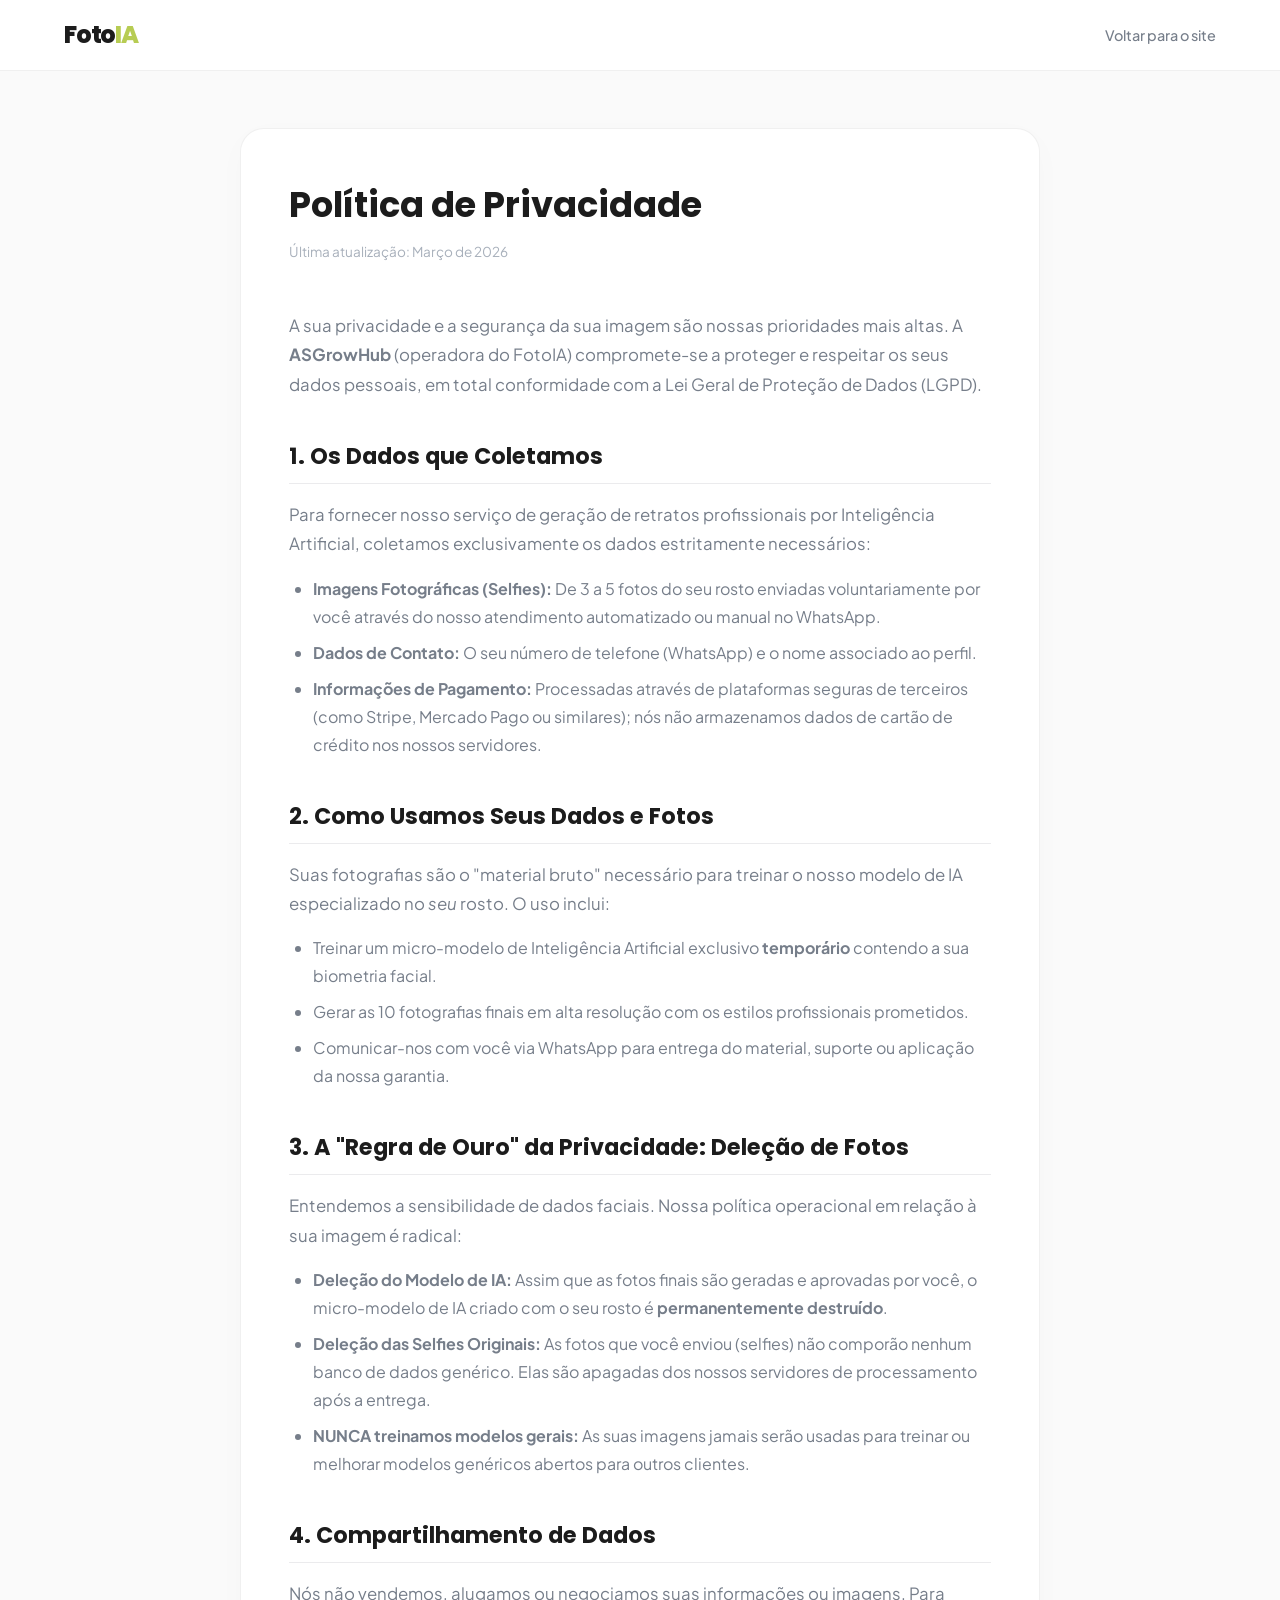
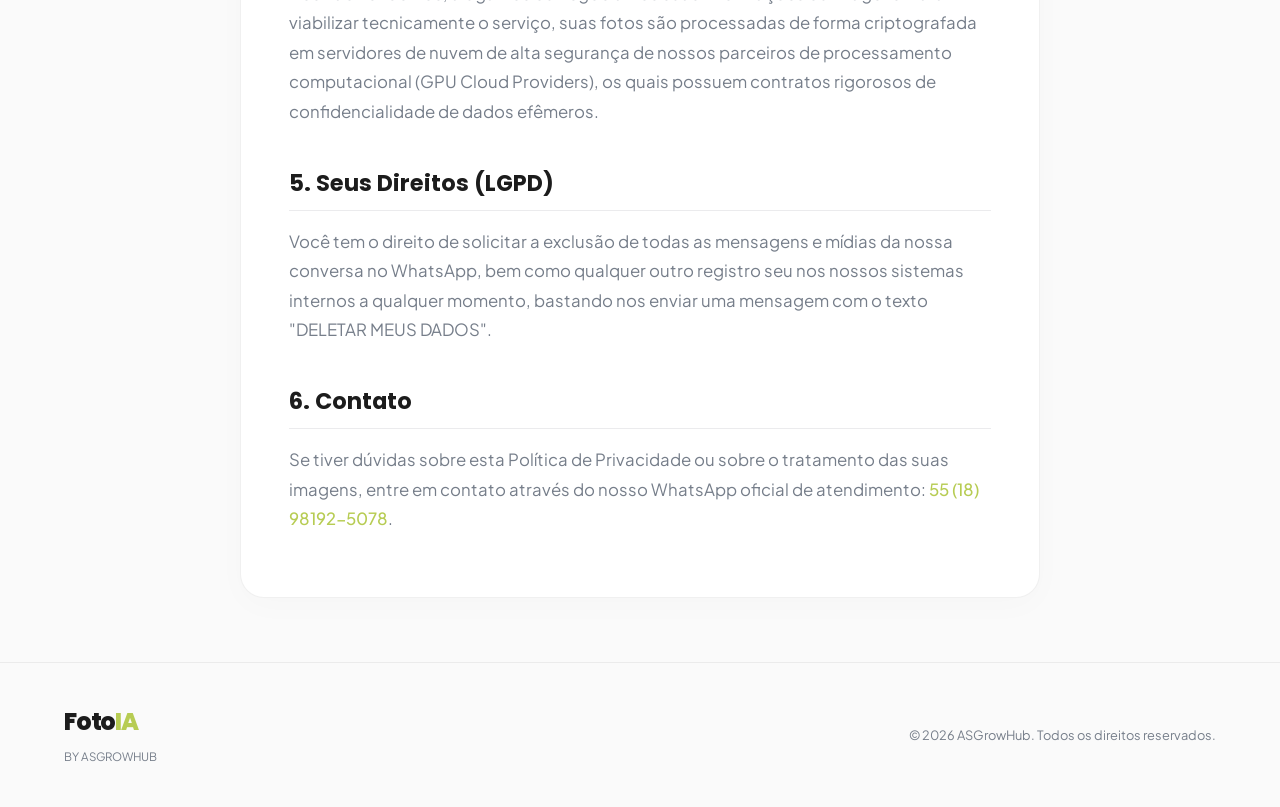
<file: politica-privacidade.html>
<!DOCTYPE html>
<html lang="pt-BR">

<head>
  <meta charset="UTF-8">
  <meta name="viewport" content="width=device-width, initial-scale=1.0">
  <title>Política de Privacidade | FotoIA by ASGrowHub</title>
  <meta name="description" content="Política de Privacidade e uso de dados para o serviço FotoIA. Saiba como protegemos sua imagem e biometria facial.">
  <meta name="author" content="ASGrowHub">
  
  <link rel="preconnect" href="https://fonts.googleapis.com">
  <link rel="preconnect" href="https://fonts.gstatic.com" crossorigin>
  <link href="https://fonts.googleapis.com/css2?family=Plus+Jakarta+Sans:wght@400;500;600;700&family=Poppins:wght@300;400;500;600;700;800&display=swap" rel="stylesheet" />

  <style>
    /* Design Tokens Base - Mesmos da LP */
    :root {
      --bg-color: #FAFAFA; --surface-1: #F4F4F6; --surface-2: #EBEBED; --surface-color: #FFFFFF;
      --text-color: #1C1C1C; --text-muted: #767E8A; --text-subtle: #A8B0BB;
      --accent: #B7CC53; --accent-hover: #A0B541; --primary-text: #1C1C1C;
      --glass-bg: rgba(255, 255, 255, 0.72); --glass-border: rgba(0, 0, 0, 0.06);
      --font-heading: 'Poppins', sans-serif; --font-body: 'Plus Jakarta Sans', sans-serif;
      --space-2xl: 7rem; --radius-lg: 24px; --radius-full: 100px; --transition: all 0.3s ease;
    }
    
    *, *::before, *::after { box-sizing: border-box; margin: 0; padding: 0; }
    body { background-color: var(--bg-color); color: var(--text-color); font-family: var(--font-body); line-height: 1.6; }
    h1, h2, h3 { font-family: var(--font-heading); color: var(--text-color); margin-bottom: 1rem; }
    p { color: var(--text-muted); font-size: 1.05rem; line-height: 1.75; margin-bottom: 1rem; }
    a { color: var(--accent); text-decoration: none; font-weight: 500;}
    a:hover { text-decoration: underline; }
    
    .glass-nav { background: rgba(255,255,255,0.88); backdrop-filter: blur(20px); border-bottom: 1px solid var(--glass-border); position: fixed; top: 0; width: 100%; z-index: 1000; display: flex; justify-content: space-between; align-items: center; padding: 1rem 5%; }
    .logo { font-family: var(--font-heading); font-size: 1.5rem; font-weight: 800; letter-spacing: -0.05em; color: var(--text-color);}
    .logo span { color: var(--accent); }
    .nav-links a { color: var(--text-muted); font-size: 0.9rem; font-weight: 500; text-decoration: none; margin-left: 2rem;}
    .nav-links a:hover { color: var(--text-color); text-decoration: none;}

    .legal-content { max-width: 800px; margin: 8rem auto 4rem; padding: 3rem; background: var(--surface-color); border: 1px solid var(--glass-border); border-radius: var(--radius-lg); box-shadow: 0 8px 32px rgba(0,0,0,0.02); }
    .legal-content h1 { font-size: 2.2rem; margin-bottom: 0.5rem; }
    .legal-content .last-update { font-size: 0.85rem; color: var(--text-subtle); margin-bottom: 3rem; display: block; }
    .legal-content h2 { font-size: 1.4rem; margin-top: 2.5rem; padding-bottom: 0.5rem; border-bottom: 1px solid var(--surface-2); }
    .legal-content ul { color: var(--text-muted); margin-bottom: 1.5rem; padding-left: 1.5rem; line-height: 1.75; }
    .legal-content li { margin-bottom: 0.5rem; }

    .glass-footer { border-top: 1px solid var(--glass-border); padding: 2.5rem 5%; background: var(--bg-color); }
    .footer-content { max-width: 1400px; margin: 0 auto; display: flex; justify-content: space-between; align-items: center; flex-wrap: wrap; gap: 1.25rem; }
    .brand-sub { font-size: 0.72rem; color: var(--text-muted); text-transform: uppercase; }

    @media (max-width: 768px) {
      .legal-content { margin: 6rem 1rem 3rem; padding: 1.5rem; }
      .nav-links { display: none; }
    }
  </style>

  <!-- Google Tag Manager (server-side via foto.asgrowhub.com/profissional) -->
  <script>(function(w,d,s,l,i){w[l]=w[l]||[];w[l].push({'gtm.start':
  new Date().getTime(),event:'gtm.js'});var f=d.getElementsByTagName(s)[0],
  j=d.createElement(s),dl=l!='dataLayer'?'&l='+l:'';j.async=true;j.src=
  'https://www.googletagmanager.com/gtm.js?id='+i+dl;f.parentNode.insertBefore(j,f);
  })(window,document,'script','dataLayer','GTM-NWM44LLB');</script>
  <!-- End Google Tag Manager -->

  <!-- TikTok Pixel Code Start -->
  <script>
  !function (w, d, t) {
    w.TiktokAnalyticsObject=t;var ttq=w[t]=w[t]||[];ttq.methods=["page","track","identify","instances","debug","on","off","once","ready","alias","group","enableCookie","disableCookie","holdConsent","revokeConsent","grantConsent"],ttq.setAndDefer=function(t,e){t[e]=function(){t.push([e].concat(Array.prototype.slice.call(arguments,0)))}};for(var i=0;i<ttq.methods.length;i++)ttq.setAndDefer(ttq,ttq.methods[i]);ttq.instance=function(t){for(
  var e=ttq._i[t]||[],n=0;n<ttq.methods.length;n++)ttq.setAndDefer(e,ttq.methods[n]);return e},ttq.load=function(e,n){var r="https://analytics.tiktok.com/i18n/pixel/events.js",o=n&&n.partner;ttq._i=ttq._i||{},ttq._i[e]=[],ttq._i[e]._u=r,ttq._t=ttq._t||{},ttq._t[e]=+new Date,ttq._o=ttq._o||{},ttq._o[e]=n||{};n=document.createElement("script")
  ;n.type="text/javascript",n.async=!0,n.src=r+"?sdkid="+e+"&lib="+t;e=document.getElementsByTagName("script")[0];e.parentNode.insertBefore(n,e)};
    ttq.load('D73E8M3C77U5SK5I3BUG');
    ttq.page();
  }(window, document, 'ttq');
  </script>
  <!-- TikTok Pixel Code End -->
</head>

<body>
  <!-- Google Tag Manager (noscript) -->
  <noscript><iframe src="https://www.googletagmanager.com/ns.html?id=GTM-NWM44LLB"
  height="0" width="0" style="display:none;visibility:hidden"></iframe></noscript>
  <!-- End Google Tag Manager (noscript) -->

  <header>
    <nav class="glass-nav">
      <a href="index_uma_v2.html" class="logo" style="text-decoration:none;">Foto<span>IA</span></a>
      <div class="nav-links">
        <a href="index_uma_v2.html">Voltar para o site</a>
      </div>
    </nav>
  </header>

  <main>
    <section class="legal-content">
      <h1>Política de Privacidade</h1>
      <span class="last-update">Última atualização: Março de 2026</span>

      <p>A sua privacidade e a segurança da sua imagem são nossas prioridades mais altas. A <strong>ASGrowHub</strong> (operadora do FotoIA) compromete-se a proteger e respeitar os seus dados pessoais, em total conformidade com a Lei Geral de Proteção de Dados (LGPD).</p>

      <h2>1. Os Dados que Coletamos</h2>
      <p>Para fornecer nosso serviço de geração de retratos profissionais por Inteligência Artificial, coletamos exclusivamente os dados estritamente necessários:</p>
      <ul>
        <li><strong>Imagens Fotográficas (Selfies):</strong> De 3 a 5 fotos do seu rosto enviadas voluntariamente por você através do nosso atendimento automatizado ou manual no WhatsApp.</li>
        <li><strong>Dados de Contato:</strong> O seu número de telefone (WhatsApp) e o nome associado ao perfil.</li>
        <li><strong>Informações de Pagamento:</strong> Processadas através de plataformas seguras de terceiros (como Stripe, Mercado Pago ou similares); nós não armazenamos dados de cartão de crédito nos nossos servidores.</li>
      </ul>

      <h2>2. Como Usamos Seus Dados e Fotos</h2>
      <p>Suas fotografias são o "material bruto" necessário para treinar o nosso modelo de IA especializado no <em>seu</em> rosto. O uso inclui:</p>
      <ul>
        <li>Treinar um micro-modelo de Inteligência Artificial exclusivo <strong>temporário</strong> contendo a sua biometria facial.</li>
        <li>Gerar as 10 fotografias finais em alta resolução com os estilos profissionais prometidos.</li>
        <li>Comunicar-nos com você via WhatsApp para entrega do material, suporte ou aplicação da nossa garantia.</li>
      </ul>

      <h2>3. A "Regra de Ouro" da Privacidade: Deleção de Fotos</h2>
      <p>Entendemos a sensibilidade de dados faciais. Nossa política operacional em relação à sua imagem é radical:</p>
      <ul>
        <li><strong>Deleção do Modelo de IA:</strong> Assim que as fotos finais são geradas e aprovadas por você, o micro-modelo de IA criado com o seu rosto é <strong>permanentemente destruído</strong>.</li>
        <li><strong>Deleção das Selfies Originais:</strong> As fotos que você enviou (selfies) não comporão nenhum banco de dados genérico. Elas são apagadas dos nossos servidores de processamento após a entrega.</li>
        <li><strong>NUNCA treinamos modelos gerais:</strong> As suas imagens jamais serão usadas para treinar ou melhorar modelos genéricos abertos para outros clientes.</li>
      </ul>

      <h2>4. Compartilhamento de Dados</h2>
      <p>Nós não vendemos, alugamos ou negociamos suas informações ou imagens. Para viabilizar tecnicamente o serviço, suas fotos são processadas de forma criptografada em servidores de nuvem de alta segurança de nossos parceiros de processamento computacional (GPU Cloud Providers), os quais possuem contratos rigorosos de confidencialidade de dados efêmeros.</p>

      <h2>5. Seus Direitos (LGPD)</h2>
      <p>Você tem o direito de solicitar a exclusão de todas as mensagens e mídias da nossa conversa no WhatsApp, bem como qualquer outro registro seu nos nossos sistemas internos a qualquer momento, bastando nos enviar uma mensagem com o texto "DELETAR MEUS DADOS".</p>

      <h2>6. Contato</h2>
      <p>Se tiver dúvidas sobre esta Política de Privacidade ou sobre o tratamento das suas imagens, entre em contato através do nosso WhatsApp oficial de atendimento: <a href="https://wa.me/5518981925078">55 (18) 98192-5078</a>.</p>
    </section>
  </main>

  <footer class="glass-footer">
    <div class="footer-content">
      <div class="footer-brand">
        <div class="logo" style="color:var(--text-color);">Foto<span>IA</span></div>
        <span class="brand-sub">by ASGrowHub</span>
      </div>
      <p style="font-size:0.8rem; margin:0; color:var(--text-muted);">
        &copy; 2026 ASGrowHub. Todos os direitos reservados.
      </p>
    </div>
  </footer>
</body>
</html>
</file>
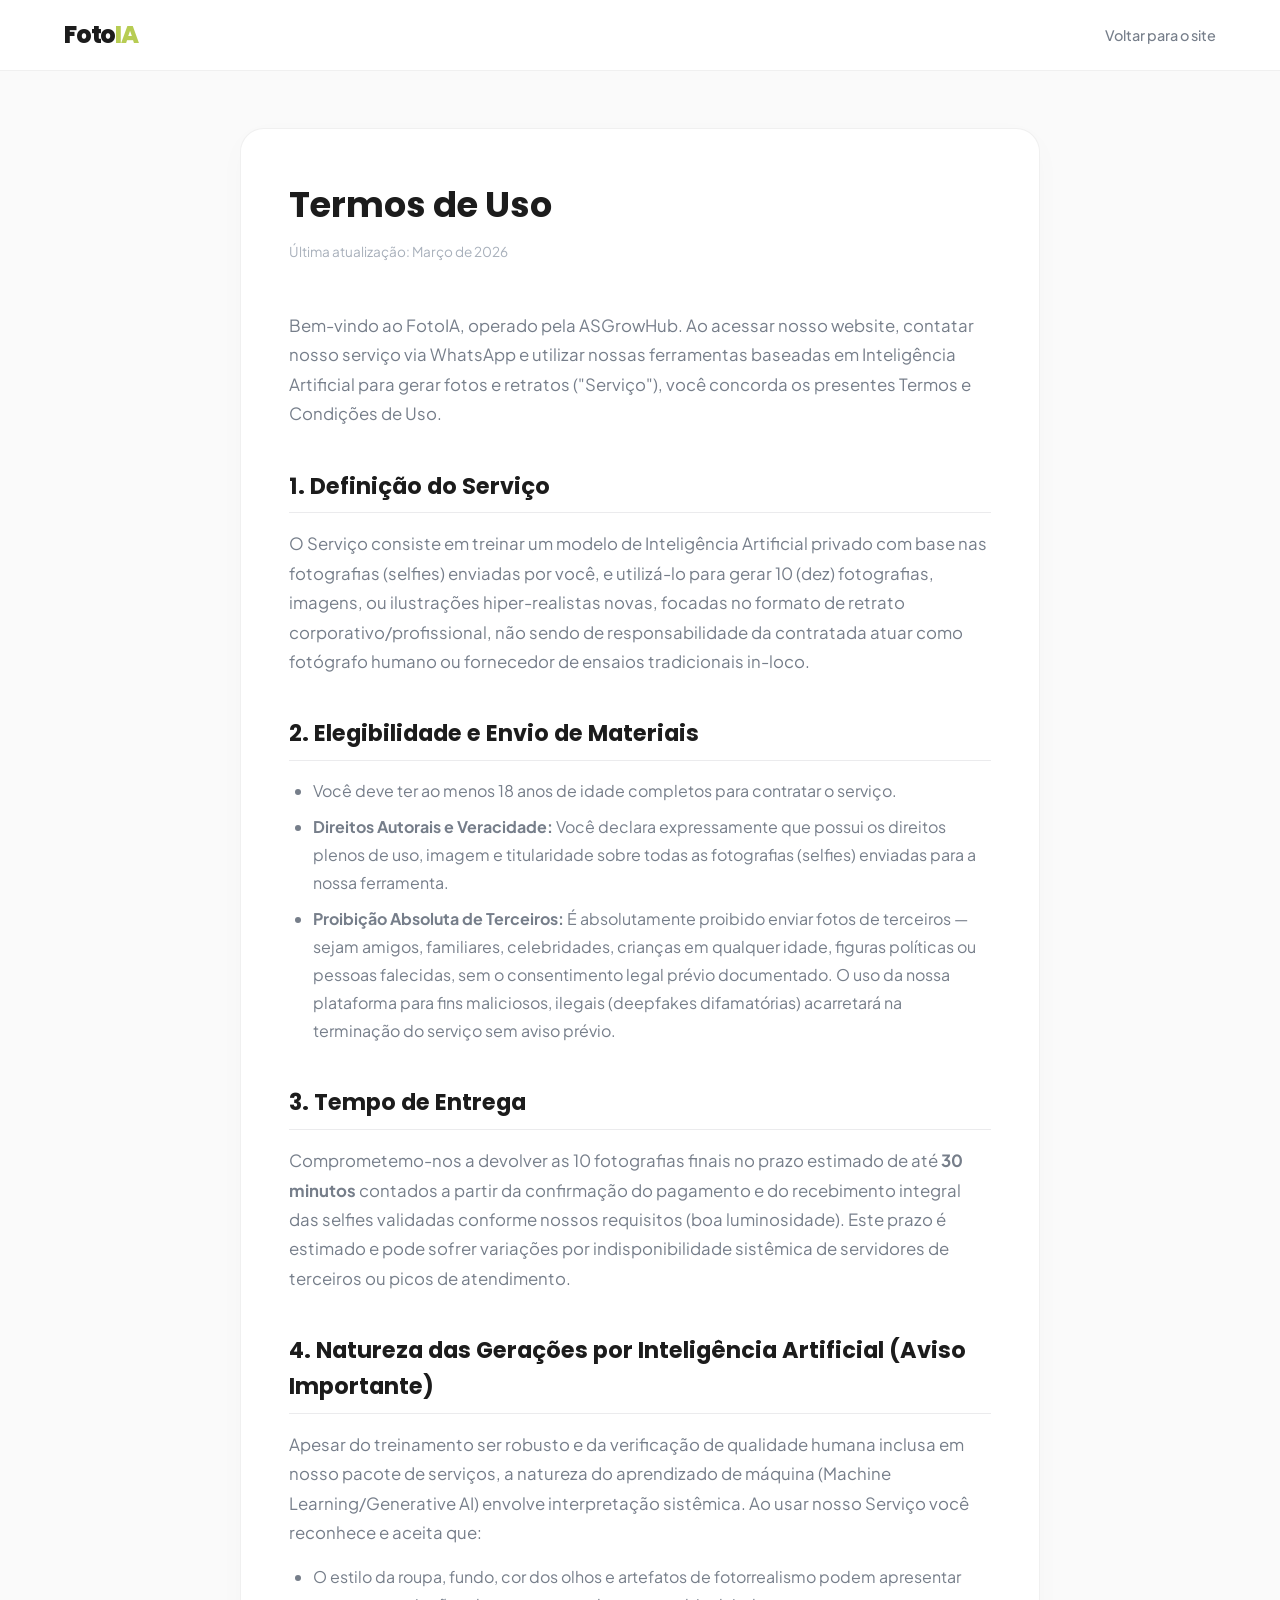
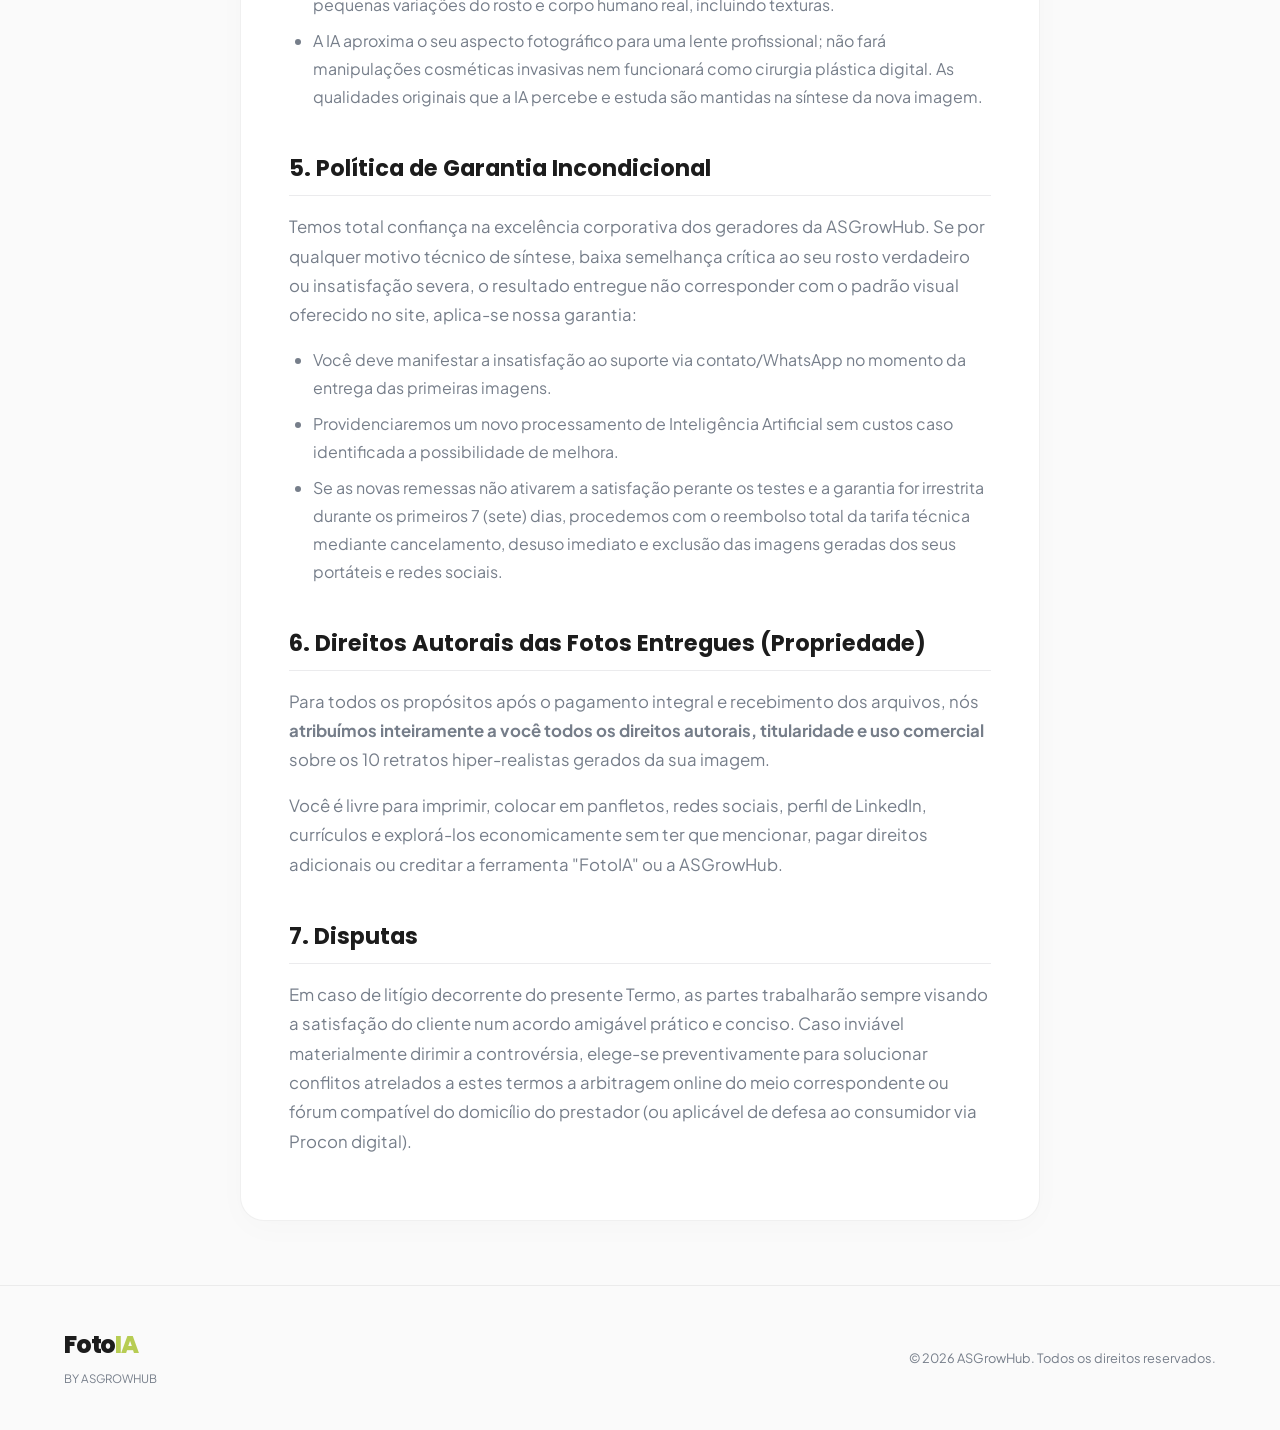
<file: termos-uso.html>
<!DOCTYPE html>
<html lang="pt-BR">

<head>
  <meta charset="UTF-8">
  <meta name="viewport" content="width=device-width, initial-scale=1.0">
  <title>Termos de Uso | FotoIA by ASGrowHub</title>
  <meta name="description" content="Termos e Condições de Uso para o serviço FotoIA da ASGrowHub. Contratação, prazos, entregas e nossa garantia incondicional.">
  <meta name="author" content="ASGrowHub">
  
  <link rel="preconnect" href="https://fonts.googleapis.com">
  <link rel="preconnect" href="https://fonts.gstatic.com" crossorigin>
  <link href="https://fonts.googleapis.com/css2?family=Plus+Jakarta+Sans:wght@400;500;600;700&family=Poppins:wght@300;400;500;600;700;800&display=swap" rel="stylesheet" />

  <style>
    /* Design Tokens Base - Mesmos da LP */
    :root {
      --bg-color: #FAFAFA; --surface-1: #F4F4F6; --surface-2: #EBEBED; --surface-color: #FFFFFF;
      --text-color: #1C1C1C; --text-muted: #767E8A; --text-subtle: #A8B0BB;
      --accent: #B7CC53; --accent-hover: #A0B541; --primary-text: #1C1C1C;
      --glass-bg: rgba(255, 255, 255, 0.72); --glass-border: rgba(0, 0, 0, 0.06);
      --font-heading: 'Poppins', sans-serif; --font-body: 'Plus Jakarta Sans', sans-serif;
      --space-2xl: 7rem; --radius-lg: 24px; --radius-full: 100px; --transition: all 0.3s ease;
    }
    
    *, *::before, *::after { box-sizing: border-box; margin: 0; padding: 0; }
    body { background-color: var(--bg-color); color: var(--text-color); font-family: var(--font-body); line-height: 1.6; overflow-x: hidden; }
    h1, h2, h3 { font-family: var(--font-heading); color: var(--text-color); margin-bottom: 1rem; }
    p { color: var(--text-muted); font-size: 1.05rem; line-height: 1.75; margin-bottom: 1rem; }
    a { color: var(--accent); text-decoration: none; font-weight: 500;}
    a:hover { text-decoration: underline; }
    
    .glass-nav { background: rgba(255,255,255,0.88); backdrop-filter: blur(20px); border-bottom: 1px solid var(--glass-border); position: fixed; top: 0; width: 100%; z-index: 1000; display: flex; justify-content: space-between; align-items: center; padding: 1rem 5%; }
    .logo { font-family: var(--font-heading); font-size: 1.5rem; font-weight: 800; letter-spacing: -0.05em; color: var(--text-color);}
    .logo span { color: var(--accent); }
    .nav-links a { color: var(--text-muted); font-size: 0.9rem; font-weight: 500; text-decoration: none; margin-left: 2rem;}
    .nav-links a:hover { color: var(--text-color); text-decoration: none;}

    .legal-content { max-width: 800px; margin: 8rem auto 4rem; padding: 3rem; background: var(--surface-color); border: 1px solid var(--glass-border); border-radius: var(--radius-lg); box-shadow: 0 8px 32px rgba(0,0,0,0.02); }
    .legal-content h1 { font-size: 2.2rem; margin-bottom: 0.5rem; }
    .legal-content .last-update { font-size: 0.85rem; color: var(--text-subtle); margin-bottom: 3rem; display: block; }
    .legal-content h2 { font-size: 1.4rem; margin-top: 2.5rem; padding-bottom: 0.5rem; border-bottom: 1px solid var(--surface-2); }
    .legal-content ul { color: var(--text-muted); margin-bottom: 1.5rem; padding-left: 1.5rem; line-height: 1.75; }
    .legal-content li { margin-bottom: 0.5rem; }

    .glass-footer { border-top: 1px solid var(--glass-border); padding: 2.5rem 5%; background: var(--bg-color); }
    .footer-content { max-width: 1400px; margin: 0 auto; display: flex; justify-content: space-between; align-items: center; flex-wrap: wrap; gap: 1.25rem; }
    .brand-sub { font-size: 0.72rem; color: var(--text-muted); text-transform: uppercase; }

    @media (max-width: 768px) {
      .legal-content { margin: 6rem 1rem 3rem; padding: 1.5rem; }
      .nav-links { display: none; }
    }
  </style>

  <!-- Google Tag Manager (server-side via foto.asgrowhub.com/profissional) -->
  <script>(function(w,d,s,l,i){w[l]=w[l]||[];w[l].push({'gtm.start':
  new Date().getTime(),event:'gtm.js'});var f=d.getElementsByTagName(s)[0],
  j=d.createElement(s),dl=l!='dataLayer'?'&l='+l:'';j.async=true;j.src=
  'https://www.googletagmanager.com/gtm.js?id='+i+dl;f.parentNode.insertBefore(j,f);
  })(window,document,'script','dataLayer','GTM-NWM44LLB');</script>
  <!-- End Google Tag Manager -->

  <!-- TikTok Pixel Code Start -->
  <script>
  !function (w, d, t) {
    w.TiktokAnalyticsObject=t;var ttq=w[t]=w[t]||[];ttq.methods=["page","track","identify","instances","debug","on","off","once","ready","alias","group","enableCookie","disableCookie","holdConsent","revokeConsent","grantConsent"],ttq.setAndDefer=function(t,e){t[e]=function(){t.push([e].concat(Array.prototype.slice.call(arguments,0)))}};for(var i=0;i<ttq.methods.length;i++)ttq.setAndDefer(ttq,ttq.methods[i]);ttq.instance=function(t){for(
  var e=ttq._i[t]||[],n=0;n<ttq.methods.length;n++)ttq.setAndDefer(e,ttq.methods[n]);return e},ttq.load=function(e,n){var r="https://analytics.tiktok.com/i18n/pixel/events.js",o=n&&n.partner;ttq._i=ttq._i||{},ttq._i[e]=[],ttq._i[e]._u=r,ttq._t=ttq._t||{},ttq._t[e]=+new Date,ttq._o=ttq._o||{},ttq._o[e]=n||{};n=document.createElement("script")
  ;n.type="text/javascript",n.async=!0,n.src=r+"?sdkid="+e+"&lib="+t;e=document.getElementsByTagName("script")[0];e.parentNode.insertBefore(n,e)};
    ttq.load('D73E8M3C77U5SK5I3BUG');
    ttq.page();
  }(window, document, 'ttq');
  </script>
  <!-- TikTok Pixel Code End -->
</head>

<body>
  <!-- Google Tag Manager (noscript) -->
  <noscript><iframe src="https://www.googletagmanager.com/ns.html?id=GTM-NWM44LLB"
  height="0" width="0" style="display:none;visibility:hidden"></iframe></noscript>
  <!-- End Google Tag Manager (noscript) -->

  <header>
    <nav class="glass-nav">
      <a href="index_uma_v2.html" class="logo" style="text-decoration:none;">Foto<span>IA</span></a>
      <div class="nav-links">
        <a href="index_uma_v2.html">Voltar para o site</a>
      </div>
    </nav>
  </header>

  <main>
    <section class="legal-content">
      <h1>Termos de Uso</h1>
      <span class="last-update">Última atualização: Março de 2026</span>

      <p>Bem-vindo ao FotoIA, operado pela ASGrowHub. Ao acessar nosso website, contatar nosso serviço via WhatsApp e utilizar nossas ferramentas baseadas em Inteligência Artificial para gerar fotos e retratos ("Serviço"), você concorda os presentes Termos e Condições de Uso.</p>

      <h2>1. Definição do Serviço</h2>
      <p>O Serviço consiste em treinar um modelo de Inteligência Artificial privado com base nas fotografias (selfies) enviadas por você, e utilizá-lo para gerar 10 (dez) fotografias, imagens, ou ilustrações hiper-realistas novas, focadas no formato de retrato corporativo/profissional, não sendo de responsabilidade da contratada atuar como fotógrafo humano ou fornecedor de ensaios tradicionais in-loco.</p>

      <h2>2. Elegibilidade e Envio de Materiais</h2>
      <ul>
        <li>Você deve ter ao menos 18 anos de idade completos para contratar o serviço.</li>
        <li><strong>Direitos Autorais e Veracidade:</strong> Você declara expressamente que possui os direitos plenos de uso, imagem e titularidade sobre todas as fotografias (selfies) enviadas para a nossa ferramenta.</li>
        <li><strong>Proibição Absoluta de Terceiros:</strong> É absolutamente proibido enviar fotos de terceiros — sejam amigos, familiares, celebridades, crianças em qualquer idade, figuras políticas ou pessoas falecidas, sem o consentimento legal prévio documentado. O uso da nossa plataforma para fins maliciosos, ilegais (deepfakes difamatórias) acarretará na terminação do serviço sem aviso prévio.</li>
      </ul>

      <h2>3. Tempo de Entrega</h2>
      <p>Comprometemo-nos a devolver as 10 fotografias finais no prazo estimado de até <strong>30 minutos</strong> contados a partir da confirmação do pagamento e do recebimento integral das selfies validadas conforme nossos requisitos (boa luminosidade). Este prazo é estimado e pode sofrer variações por indisponibilidade sistêmica de servidores de terceiros ou picos de atendimento.</p>

      <h2>4. Natureza das Gerações por Inteligência Artificial (Aviso Importante)</h2>
      <p>Apesar do treinamento ser robusto e da verificação de qualidade humana inclusa em nosso pacote de serviços, a natureza do aprendizado de máquina (Machine Learning/Generative AI) envolve interpretação sistêmica. Ao usar nosso Serviço você reconhece e aceita que:</p>
      <ul>
        <li>O estilo da roupa, fundo, cor dos olhos e artefatos de fotorrealismo podem apresentar pequenas variações do rosto e corpo humano real, incluindo texturas.</li>
        <li>A IA aproxima o seu aspecto fotográfico para uma lente profissional; não fará manipulações cosméticas invasivas nem funcionará como cirurgia plástica digital. As qualidades originais que a IA percebe e estuda são mantidas na síntese da nova imagem.</li>
      </ul>

      <h2>5. Política de Garantia Incondicional</h2>
      <p>Temos total confiança na excelência corporativa dos geradores da ASGrowHub. Se por qualquer motivo técnico de síntese, baixa semelhança crítica ao seu rosto verdadeiro ou insatisfação severa, o resultado entregue não corresponder com o padrão visual oferecido no site, aplica-se nossa garantia:</p>
      <ul>
        <li>Você deve manifestar a insatisfação ao suporte via contato/WhatsApp no momento da entrega das primeiras imagens.</li>
        <li>Providenciaremos um novo processamento de Inteligência Artificial sem custos caso identificada a possibilidade de melhora.</li>
        <li>Se as novas remessas não ativarem a satisfação perante os testes e a garantia for irrestrita durante os primeiros 7 (sete) dias, procedemos com o reembolso total da tarifa técnica mediante cancelamento, desuso imediato e exclusão das imagens geradas dos seus portáteis e redes sociais.</li>
      </ul>

      <h2>6. Direitos Autorais das Fotos Entregues (Propriedade)</h2>
      <p>Para todos os propósitos após o pagamento integral e recebimento dos arquivos, nós <strong>atribuímos inteiramente a você todos os direitos autorais, titularidade e uso comercial</strong> sobre os 10 retratos hiper-realistas gerados da sua imagem.</p>
      <p>Você é livre para imprimir, colocar em panfletos, redes sociais, perfil de LinkedIn, currículos e explorá-los economicamente sem ter que mencionar, pagar direitos adicionais ou creditar a ferramenta "FotoIA" ou a ASGrowHub.</p>

      <h2>7. Disputas</h2>
      <p>Em caso de litígio decorrente do presente Termo, as partes trabalharão sempre visando a satisfação do cliente num acordo amigável prático e conciso. Caso inviável materialmente dirimir a controvérsia, elege-se preventivamente para solucionar conflitos atrelados a estes termos a arbitragem online do meio correspondente ou fórum compatível do domicílio do prestador (ou aplicável de defesa ao consumidor via Procon digital).</p>
    </section>
  </main>

  <footer class="glass-footer">
    <div class="footer-content">
      <div class="footer-brand">
        <div class="logo" style="color:var(--text-color);">Foto<span>IA</span></div>
        <span class="brand-sub">by ASGrowHub</span>
      </div>
      <p style="font-size:0.8rem; margin:0; color:var(--text-muted);">
        &copy; 2026 ASGrowHub. Todos os direitos reservados.
      </p>
    </div>
  </footer>
</body>
</html>
</file>
<file: style.css>
/* =====================================================
   ASGrowHub — FotoIA — Brand Identity System v1.0
   Domain: foto.asgrowhub.com
   ===================================================== */

:root {
    /* Orbe.Ai Inspired Color Palette */
    --bg-color: #FAFAFA;
    --surface-color: #FFFFFF;
    --surface-2: #F1F1F3;

    --text-color: #1C1C1C;
    --text-muted: #919CA6;

    --accent: #B7CC53;
    /* Lime Green */
    --accent-hover: #A0B541;
    --accent-glow: rgba(183, 204, 83, 0.4);

    --primary-text: #1C1C1C;
    /* Dark text for lime buttons */

    --glass-bg: rgba(255, 255, 255, 0.7);
    --glass-border: rgba(0, 0, 0, 0.05);

    --font-heading: 'Poppins', sans-serif;
    --font-body: 'Plus Jakarta Sans', sans-serif;

    /* Keeping transition as it's used elsewhere and not explicitly removed */
    --transition: all 0.3s cubic-bezier(0.25, 0.8, 0.25, 1);
}

* {
    margin: 0;
    padding: 0;
    box-sizing: border-box;
}

body {
    background-color: var(--bg-color);
    color: var(--text-color);
    font-family: var(--font-body);
    overflow-x: hidden;
    line-height: 1.6;
    position: relative;
    scroll-behavior: smooth;
}

/* =====================================================
   GLOW EFFECTS (BACKGROUNDS)
   ===================================================== */
.glow {
    position: absolute;
    border-radius: 50%;
    filter: blur(120px);
    z-index: -1;
    pointer-events: none;
    opacity: 0.5;
    animation: breathe 8s infinite alternate ease-in-out;
}

@keyframes breathe {
    0% {
        transform: scale(1) translate(0, 0);
        opacity: 0.5;
    }

    50% {
        transform: scale(1.05) translate(2%, 2%);
        opacity: 0.6;
    }

    100% {
        transform: scale(0.95) translate(-2%, -2%);
        opacity: 0.5;
    }
}

.glow-1 {
    top: -10%;
    left: -10%;
    width: 600px;
    height: 600px;
    background: #D4F754;
    animation-delay: 0s;
}

.glow-2 {
    top: 30%;
    right: -20%;
    width: 700px;
    height: 700px;
    background: #546371;
    animation-delay: 2s;
}

.glow-3 {
    bottom: -10%;
    left: 20%;
    width: 500px;
    height: 500px;
    background: #E2E8F0;
    animation-delay: 4s;
}

/* =====================================================
   GLASSMORPHISM UTILITIES
   ===================================================== */
.glass-nav {
    background: rgba(255, 255, 255, 0.85);
    backdrop-filter: blur(16px);
    -webkit-backdrop-filter: blur(16px);
    border-bottom: 1px solid var(--glass-border);
    position: fixed;
    top: 0;
    width: 100%;
    z-index: 1000;
    display: flex;
    justify-content: space-between;
    align-items: center;
    padding: 1rem 5%;
    transition: var(--transition);
}

.glass-card {
    background: var(--glass-bg);
    backdrop-filter: blur(24px);
    -webkit-backdrop-filter: blur(24px);
    border: 1px solid var(--glass-border);
    border-radius: 24px;
    padding: 2.5rem;
    box-shadow: 0 8px 32px rgba(0, 0, 0, 0.04);
    transition: var(--transition);
}

.glass-card:hover {
    transform: translateY(-5px);
    box-shadow: 0 12px 30px rgba(0, 0, 0, 0.08);
}

/* =====================================================
   A11y & Sticky Nav
   ===================================================== */
.glass-nav.scrolled {
    background: rgba(255, 255, 255, 0.95);
    box-shadow: 0 4px 30px rgba(0, 0, 0, 0.05);
}

/* =====================================================
   TYPOGRAPHY
   ===================================================== */
h1,
h2,
h3 {
    font-family: var(--font-heading);
    font-weight: 600;
    line-height: 1.2;
    letter-spacing: -0.02em;
}

.text-gradient {
    background: linear-gradient(135deg, #1C1C1C 0%, #546371 100%);
    -webkit-background-clip: text;
    -webkit-text-fill-color: transparent;
    background-clip: text;
}

h1 {
    font-size: clamp(2.8rem, 5vw, 5rem);
    letter-spacing: -0.03em;
    font-weight: 800;
    margin-bottom: 1.5rem;
    color: var(--text-color);
}

h2 {
    font-size: clamp(2rem, 3vw, 3.2rem);
    letter-spacing: -0.02em;
    font-weight: 700;
    margin-bottom: 1rem;
}

h3 {
    font-size: 1.3rem;
    letter-spacing: -0.01em;
}

p {
    color: var(--text-muted);
    font-size: 1.125rem;
    line-height: 1.7;
}

a {
    color: var(--text-color);
    text-decoration: none;
    transition: var(--transition);
}

/* =====================================================
   NAVIGATION
   ===================================================== */
.logo {
    font-size: 1.5rem;
    font-weight: 800;
    letter-spacing: -0.05em;
}

.logo span {
    /* "IA" in brand gold */
    color: var(--accent);
}

.nav-links {
    display: flex;
    gap: 2rem;
    align-items: center;
}

.nav-links a:not(.cta-button-nav) {
    color: var(--text-muted);
    font-size: 0.95rem;
    font-weight: 400;
}

.nav-links a:not(.cta-button-nav):hover {
    color: var(--text-color);
}

/* Hamburger */
.hamburger {
    display: none;
    flex-direction: column;
    gap: 5px;
    cursor: pointer;
    padding: 4px;
    z-index: 1001;
}

.hamburger span {
    width: 24px;
    height: 2px;
    background: var(--text-color);
    border-radius: 2px;
    transition: var(--transition);
    display: block;
}

.hamburger.active span:nth-child(1) {
    transform: translateY(7px) rotate(45deg);
}

.hamburger.active span:nth-child(2) {
    opacity: 0;
}

.hamburger.active span:nth-child(3) {
    transform: translateY(-7px) rotate(-45deg);
}

.mobile-menu {
    display: none;
    position: fixed;
    top: 0;
    left: 0;
    width: 100%;
    height: 100vh;
    background: rgba(250, 250, 250, 0.98);
    backdrop-filter: blur(20px);
    z-index: 999;
    flex-direction: column;
    align-items: center;
    justify-content: center;
    gap: 2.5rem;
}

.mobile-menu.open {
    display: flex;
}

.mobile-menu a {
    font-size: 1.75rem;
    font-weight: 600;
    color: var(--text-muted);
    transition: var(--transition);
}

.mobile-menu a:hover {
    color: var(--accent);
}

/* =====================================================
   BUTTONS
   ===================================================== */
.cta-button-primary {
    display: inline-block;
    background: var(--accent);
    color: var(--primary-text);
    font-weight: 800;
    padding: 1rem 2.5rem;
    border-radius: 100px;
    text-align: center;
    transition: all 0.4s cubic-bezier(0.165, 0.84, 0.44, 1);
    border: none;
    cursor: pointer;
    font-size: 1.1rem;
    font-family: inherit;
    animation: pulse-btn 2.5s infinite cubic-bezier(0.66, 0, 0, 1);
    box-shadow: 0 0 0 0 var(--accent-glow);
    letter-spacing: -0.01em;
}

@keyframes pulse-btn {
    to {
        box-shadow: 0 0 0 24px rgba(183, 204, 83, 0);
    }
}

.cta-button-primary:hover {
    transform: translateY(-4px);
    animation: none;
    background: var(--accent-hover);
    box-shadow: 0 16px 30px var(--accent-glow);
}

.cta-button-secondary {
    display: inline-block;
    background: transparent;
    color: var(--text-color);
    font-weight: 600;
    padding: 1rem 2rem;
    border-radius: 100px;
    transition: var(--transition);
    border: 1px solid var(--glass-border);
    font-size: 1.05rem;
}

.cta-button-secondary:hover {
    background: var(--glass-bg);
    border-color: rgba(255, 255, 255, 0.2);
}

.cta-button-nav {
    background: var(--glass-bg);
    border: 1px solid var(--glass-border);
    padding: 0.5rem 1.25rem;
    border-radius: 100px;
    font-size: 0.875rem;
    font-weight: 500;
}

.cta-button-nav:hover {
    background: var(--accent);
    color: var(--primary-text);
    border-color: var(--accent);
}

/* WhatsApp CTA */
.cta-button-whatsapp {
    display: inline-flex;
    align-items: center;
    gap: 0.75rem;
    background: linear-gradient(135deg, #25D366 0%, #1da851 100%);
    color: #fff;
    font-weight: 800;
    padding: 1.2rem 2.8rem;
    border-radius: 100px;
    font-size: 1.15rem;
    transition: all 0.4s cubic-bezier(0.165, 0.84, 0.44, 1);
    border: 1px solid rgba(37, 211, 102, 0.4);
    animation: pulse-btn-green 2.5s infinite cubic-bezier(0.66, 0, 0, 1);
    box-shadow: 0 0 0 0 rgba(37, 211, 102, 0.5);
    font-family: inherit;
    text-shadow: 0 1px 2px rgba(0, 0, 0, 0.1);
}

@keyframes pulse-btn-green {
    to {
        box-shadow: 0 0 0 24px rgba(37, 211, 102, 0);
    }
}

.cta-button-whatsapp:hover {
    background: linear-gradient(135deg, #28e66f 0%, #20b85a 100%);
    transform: translateY(-4px) scale(1.02);
    animation: none;
    box-shadow: 0 16px 40px rgba(37, 211, 102, 0.35), inset 0 0 10px rgba(255, 255, 255, 0.2);
}

.full-width {
    width: 100%;
}

/* =====================================================
   SECTIONS (base)
   ===================================================== */
section {
    padding: 8rem 5%;
    max-width: 1400px;
    margin: 0 auto;
}

.section-header {
    margin-bottom: 4rem;
}

.text-center {
    text-align: center;
}

/* Accent label above section titles */
.section-label {
    display: inline-block;
    padding: 0.35rem 1rem;
    border: 1px solid #E2E8F0;
    border-radius: 4px;
    font-size: 0.75rem;
    font-weight: 600;
    letter-spacing: 0.1em;
    text-transform: uppercase;
    color: var(--text-muted);
    background: #FFFFFF;
    margin-bottom: 1.5rem;
}

/* =====================================================
   SCROLL REVEAL ANIMATIONS
   ===================================================== */
.reveal {
    opacity: 0;
    transform: translateY(32px);
    transition: opacity 0.7s ease, transform 0.7s ease;
}

.reveal.visible {
    opacity: 1;
    transform: translateY(0);
}

.reveal-delay-1 {
    transition-delay: 0.1s;
}

.reveal-delay-2 {
    transition-delay: 0.2s;
}

.reveal-delay-3 {
    transition-delay: 0.3s;
}

/* =====================================================
   HERO SECTION
   ===================================================== */
.hero {
    min-height: 100vh;
    display: flex;
    align-items: center;
    justify-content: space-between;
    gap: 4rem;
    padding-top: 10rem;
}

.hero-content {
    flex: 1;
    max-width: 600px;
}

.hero-content p {
    margin-bottom: 2.5rem;
    font-size: 1.2rem;
    line-height: 1.8;
}

/* Badge — Orbe style */
.badge {
    display: inline-block;
    padding: 0.35rem 1rem;
    background: #FFFFFF;
    border: 1px solid #E2E8F0;
    border-radius: 4px;
    color: var(--text-color);
    font-size: 0.75rem;
    font-weight: 600;
    margin-bottom: 1.75rem;
    text-transform: uppercase;
    letter-spacing: 0.1em;
}

.hero-actions {
    display: flex;
    gap: 1rem;
    margin-bottom: 1.5rem;
    flex-wrap: wrap;
}

/* Pricing — lime accent pill */
.pricing-info {
    margin-bottom: 1.5rem;
    display: flex;
    align-items: center;
    gap: 0.75rem;
    flex-wrap: wrap;
}

.pricing-old {
    font-size: 1rem;
    color: var(--text-muted);
    text-decoration: line-through;
    font-weight: 400;
}

.pricing-info h3 {
    font-size: 1.4rem;
    font-weight: 800;
    color: var(--primary-text);
    background: var(--accent);
    display: inline-block;
    padding: 0.5rem 1.5rem;
    border-radius: 100px;
    letter-spacing: -0.01em;
}

.social-proof-trust {
    font-size: 0.875rem;
    color: var(--text-muted);
}

.social-proof-trust strong {
    color: var(--text-color);
    font-weight: 600;
}

.urgency-badge {
    display: inline-flex;
    align-items: center;
    gap: 0.5rem;
    background: rgba(220, 38, 38, 0.1);
    border: 1px solid rgba(220, 38, 38, 0.3);
    padding: 0.4rem 1rem;
    border-radius: 100px;
    font-size: 0.85rem;
    font-weight: 600;
    color: #ef4444;
    margin-bottom: 2rem;
    box-shadow: 0 4px 15px rgba(220, 38, 38, 0.1);
}

.pulse-dot {
    width: 8px;
    height: 8px;
    border-radius: 50%;
    background: #ef4444;
    box-shadow: 0 0 0 0 rgba(239, 68, 68, 0.7);
    animation: pulse-red 2s infinite cubic-bezier(0.66, 0, 0, 1);
}

@keyframes pulse-red {
    to {
        box-shadow: 0 0 0 10px rgba(239, 68, 68, 0);
    }
}

.hero-visual {
    flex: 1;
    display: flex;
    justify-content: center;
    align-items: center;
}

/* =====================================================
   CAROUSEL (Hero Visual)
   ===================================================== */
.carousel-container {
    width: 100%;
    max-width: 420px;
    height: 680px;
    overflow: hidden;
    position: relative;
    border-radius: 28px;
    border: 1px solid var(--glass-border);
    -webkit-mask-image: linear-gradient(to bottom, transparent, black 10%, black 90%, transparent);
    mask-image: linear-gradient(to bottom, transparent, black 10%, black 90%, transparent);
}

.carousel-track {
    display: flex;
    flex-direction: column;
    gap: 16px;
    animation: scroll-vertical 22s linear infinite;
}

.carousel-slide {
    position: relative;
    width: 100%;
    border-radius: 20px;
    overflow: hidden;
    flex-shrink: 0;
}

.carousel-slide img {
    width: 100%;
    height: auto;
    display: block;
}

.slide-label {
    position: absolute;
    bottom: 16px;
    left: 16px;
    background: rgba(0, 0, 0, 0.65);
    color: #fff;
    padding: 6px 14px;
    border-radius: 100px;
    font-size: 0.875rem;
    font-weight: 600;
    backdrop-filter: blur(8px);
    border: 1px solid rgba(255, 255, 255, 0.15);
}

@keyframes scroll-vertical {
    0% {
        transform: translateY(0);
    }

    100% {
        transform: translateY(calc(-50% - 8px));
    }
}

/* =====================================================
   SOLUTION / BENEFITS GRID
   ===================================================== */
.benefits-grid {
    display: grid;
    grid-template-columns: repeat(auto-fit, minmax(280px, 1fr));
    gap: 1.75rem;
}

.benefit-card {
    display: flex;
    flex-direction: column;
    gap: 1rem;
}

.glass-icon {
    width: 52px;
    height: 52px;
    display: flex;
    align-items: center;
    justify-content: center;
    background: var(--accent-glow);
    border: 1px solid var(--accent-border);
    border-radius: 14px;
    flex-shrink: 0;
    transition: var(--transition);
}

.glass-icon svg {
    width: 24px;
    height: 24px;
    stroke: var(--accent);
    fill: none;
    stroke-width: 1.75;
    stroke-linecap: round;
    stroke-linejoin: round;
}

.benefit-card:hover .glass-icon {
    background: rgba(201, 168, 76, 0.2);
    transform: scale(1.05);
}

/* Objection dialog card layout */
.objection-card {
    display: flex;
    flex-direction: column;
    /* Equal height across grid */
    height: 100%;

    /* Premium Glassmorphism & Light Theme */
    background: var(--glass-bg);
    backdrop-filter: blur(24px);
    -webkit-backdrop-filter: blur(24px);
    border: 1px solid var(--glass-border);
    border-radius: 24px;
    box-shadow: 0 8px 32px rgba(0, 0, 0, 0.04);

    padding: 1.5rem;
    gap: 1.5rem;
    transition: all 0.4s cubic-bezier(0.165, 0.84, 0.44, 1);
    overflow: visible;
}

.objection-card:hover {
    transform: translateY(-6px);
    box-shadow: 0 12px 30px rgba(0, 0, 0, 0.08);
}

/* User's Objection Bubble (Top part) */
.objection-bubble {
    background: #FFFFFF;
    border: 1px solid #E2E8F0;
    /* Speech bubble shape: sharp bottom-left */
    border-radius: 20px 20px 20px 4px;
    padding: 1.25rem;
    display: flex;
    align-items: flex-start;
    gap: 1rem;
}

.objection-tag {
    display: inline-block;
    font-size: 0.7rem;
    font-weight: 700;
    text-transform: uppercase;
    letter-spacing: 0.1em;
    color: var(--accent);
    margin-bottom: 0.4rem;
}

.objection-q {
    font-size: 1rem;
    font-weight: 500;
    color: var(--text-color);
    line-height: 1.4;
    margin: 0;
    font-style: italic;
}

/* Platform's Answer (Bottom part) */
.objection-answer {
    padding: 0 0.5rem 0.5rem 0.5rem;
    flex-grow: 1;
    /* Pushes the bottoms to align when flexed */
    display: flex;
    flex-direction: column;
}

.objection-answer p {
    font-size: 0.95rem;
    line-height: 1.6;
    color: var(--text-muted);
    margin: 0;
}

/* =====================================================
   HOW IT WORKS
   ===================================================== */
.how-it-works {
    margin-top: 4rem;
}

.steps-grid {
    display: flex;
    align-items: center;
    justify-content: space-between;
    gap: 1rem;
    margin-top: 4rem;
}

.step-card {
    background: var(--glass-bg);
    backdrop-filter: blur(24px);
    border: 1px solid var(--glass-border);
    border-radius: 24px;
    padding: 2.5rem 1.5rem;
    flex: 1;
    text-align: center;
    position: relative;
    transition: all 0.4s ease;
    min-height: 260px;
    display: flex;
    flex-direction: column;
    align-items: center;
}

.step-card:hover {
    transform: translateY(-8px);
    box-shadow: 0 12px 30px rgba(0, 0, 0, 0.08);
}

.step-number {
    width: 48px;
    height: 48px;
    border-radius: 50%;
    background: rgba(183, 204, 83, 0.1);
    color: var(--accent);
    display: flex;
    align-items: center;
    justify-content: center;
    font-size: 1.5rem;
    font-weight: 800;
    margin-bottom: 1.5rem;
    border: 1px solid var(--accent);
}

.step-card h3 {
    margin-bottom: 1rem;
    font-size: 1.2rem;
    color: var(--text-color);
}

.step-card p {
    font-size: 1.15rem;
    color: var(--text-color);
}

.step-connector {
    color: var(--accent-border);
    flex-shrink: 0;
}

@media (max-width: 900px) {
    .steps-grid {
        flex-direction: column;
        gap: 2rem;
    }

    .step-connector {
        transform: rotate(90deg);
    }
}

/* =====================================================
   PORTFOLIO (HORIZONTAL MARQUEE)
   ===================================================== */
.portfolio {
    background: var(--surface-1);
    border-radius: 32px;
    padding: 6rem 0;
    /* Full bleed layout */
    margin: 4rem 2%;
    overflow: hidden;
}

.portfolio .section-header {
    padding: 0 5%;
}

.portfolio-marquee-wrapper {
    display: flex;
    overflow: hidden;
    user-select: none;
    margin-top: 4rem;
    gap: 2rem;
    /* Soft fade on the edges of the screen */
    mask-image: linear-gradient(to right,
            rgba(0, 0, 0, 0) 0%,
            rgba(0, 0, 0, 1) 10%,
            rgba(0, 0, 0, 1) 90%,
            rgba(0, 0, 0, 0) 100%);
    -webkit-mask-image: linear-gradient(to right,
            rgba(0, 0, 0, 0) 0%,
            rgba(0, 0, 0, 1) 10%,
            rgba(0, 0, 0, 1) 90%,
            rgba(0, 0, 0, 0) 100%);
}

.portfolio-marquee-track {
    display: flex;
    flex-shrink: 0;
    min-width: 100%;
    animation: scrollX 40s linear infinite;
    gap: 2rem;
}

/* Pause on hover */
.portfolio-marquee-wrapper:hover .portfolio-marquee-track {
    animation-play-state: paused;
}

.marquee-group {
    display: flex;
    flex-shrink: 0;
    gap: 2rem;
}

@keyframes scrollX {
    0% {
        transform: translateX(0);
    }

    100% {
        transform: translateX(-100%);
    }
}

.marquee-item {
    width: 340px;
    display: flex;
    flex-direction: column;
    gap: 1.25rem;
    flex-shrink: 0;
    transition: var(--transition);
}

.marquee-item:hover {
    transform: translateY(-8px);
}

.portfolio-image-wrapper {
    width: 100%;
    height: 420px;
    border-radius: 20px;
    overflow: hidden;
    position: relative;
    box-shadow: 0 8px 30px rgba(0, 0, 0, 0.4);
    border: 1px solid var(--glass-border);
}

.portfolio-image-wrapper img {
    width: 100%;
    height: 100%;
    object-fit: cover;
    transition: transform 0.6s cubic-bezier(0.165, 0.84, 0.44, 1);
}

.marquee-item:hover .portfolio-image-wrapper img {
    transform: scale(1.05);
}

/* Before / After Overlay Tags */
.portfolio-overlay {
    position: absolute;
    bottom: 0;
    left: 0;
    right: 0;
    padding: 1.5rem;
    background: linear-gradient(to top, rgba(0, 0, 0, 0.9) 0%, rgba(0, 0, 0, 0) 100%);
    display: flex;
    align-items: center;
    gap: 0.5rem;
    opacity: 0;
    transform: translateY(10px);
    transition: all 0.4s ease;
}

.marquee-item:hover .portfolio-overlay {
    opacity: 1;
    transform: translateY(0);
}

.badge {
    font-size: 0.7rem;
    font-weight: 700;
    text-transform: uppercase;
    letter-spacing: 0.05em;
    padding: 0.35rem 0.65rem;
    border-radius: 4px;
}

.tag-before {
    background: rgba(255, 255, 255, 0.1);
    color: var(--text-muted);
    backdrop-filter: blur(4px);
    -webkit-backdrop-filter: blur(4px);
    border: 1px solid rgba(255, 255, 255, 0.1);
}

.tag-after {
    background: var(--accent);
    color: var(--primary-text);
    box-shadow: 0 0 10px rgba(201, 168, 76, 0.3);
}

.portfolio-info h4 {
    font-size: 1.15rem;
    font-weight: 600;
    margin-bottom: 0.25rem;
    color: var(--text-color);
}

.portfolio-info p {
    font-size: 0.85rem;
    color: var(--accent);
}

/* =====================================================
   AI AUTHORITY — TECHNOLOGY TRUST BLOCK
   ===================================================== */
.ai-authority {
    padding: 7rem 5%;
    text-align: center;
}

.gradient-text {
    background: linear-gradient(135deg, var(--accent) 0%, #f0d080 60%, var(--accent) 100%);
    -webkit-background-clip: text;
    -webkit-text-fill-color: transparent;
    background-clip: text;
}

.authority-grid {
    display: grid;
    grid-template-columns: repeat(auto-fit, minmax(300px, 1fr));
    gap: 1.75rem;
    margin-top: 4rem;
    text-align: left;
}

.authority-card {
    display: flex;
    align-items: flex-start;
    gap: 1.25rem;
    background: var(--glass-bg);
    backdrop-filter: blur(24px);
    -webkit-backdrop-filter: blur(24px);
    border: 1px solid var(--glass-border);
    border-radius: 20px;
    padding: 2rem;
    box-shadow: 0 8px 32px rgba(0, 0, 0, 0.04);
    transition: all 0.4s cubic-bezier(0.165, 0.84, 0.44, 1);
}

.authority-card:hover {
    box-shadow: 0 12px 30px rgba(0, 0, 0, 0.08);
    transform: translateY(-4px);
}

.authority-icon {
    width: 52px;
    height: 52px;
    min-width: 52px;
    background: var(--accent-glow);
    border: 1px solid var(--accent-border);
    border-radius: 14px;
    display: flex;
    align-items: center;
    justify-content: center;
    flex-shrink: 0;
}

.authority-icon svg {
    width: 24px;
    height: 24px;
    stroke: var(--accent);
    fill: none;
    stroke-width: 1.75;
    stroke-linecap: round;
    stroke-linejoin: round;
}

.authority-text h4 {
    font-size: 1.05rem;
    font-weight: 700;
    color: var(--text-color);
    margin-bottom: 0.6rem;
}

.authority-text p {
    font-size: 0.9rem;
    line-height: 1.7;
    color: var(--text-muted);
    margin: 0;
}

.authority-text em {
    color: var(--accent);
    font-style: normal;
    font-weight: 600;
}

/* Stats footer strip */
.authority-footer {
    display: flex;
    align-items: center;
    justify-content: center;
    gap: 2rem;
    margin-top: 4rem;
    padding: 2rem 3rem;
    background: #FFFFFF;
    border: 1px solid #E2E8F0;
    border-radius: 20px;
    flex-wrap: wrap;
}

.authority-stat {
    display: flex;
    flex-direction: column;
    align-items: center;
    gap: 0.25rem;
}

.stat-number {
    font-size: 2.5rem;
    font-weight: 800;
    color: var(--accent);
    line-height: 1;
    letter-spacing: -0.03em;
}

.stat-label {
    font-size: 0.8rem;
    color: var(--text-muted);
    text-transform: uppercase;
    letter-spacing: 0.07em;
    text-align: center;
}

.authority-divider {
    width: 1px;
    height: 48px;
    background: var(--accent-border);
}

/* =====================================================
   HOW IT WORKS
   ===================================================== */

.how-it-works {
    background: var(--surface-2);
    border-radius: 32px;
    padding: 6rem 5%;
    margin: 0 5%;
    max-width: none;
}

.steps-grid {
    display: grid;
    grid-template-columns: repeat(auto-fit, minmax(260px, 1fr));
    gap: 2rem;
    position: relative;
}

.steps-grid::before {
    content: '';
    position: absolute;
    top: 40px;
    left: 10%;
    right: 10%;
    height: 1px;
    background: linear-gradient(to right, transparent, #E2E8F0, transparent);
}

.step-card {
    text-align: center;
    padding: 2.5rem 2rem;
    position: relative;
    background: var(--glass-bg);
    border: 1px solid var(--glass-border);
    border-radius: 24px;
    transition: var(--transition);
}

.step-card:hover {
    box-shadow: 0 12px 30px rgba(0, 0, 0, 0.08);
    background: #FFFFFF;
    transform: translateY(-6px);
}

.step-number {
    width: 64px;
    height: 64px;
    border-radius: 50%;
    background: var(--accent);
    color: var(--primary-text);
    font-weight: 800;
    font-size: 1.4rem;
    display: flex;
    align-items: center;
    justify-content: center;
    margin: 0 auto 1.5rem;
    position: relative;
    z-index: 1;
    box-shadow: 0 0 30px var(--accent-glow);
}

.step-card h3 {
    margin-bottom: 0.75rem;
    font-size: 1.15rem;
}

/* =====================================================
   PORTFOLIO (MASONRY GALLERY)
   ===================================================== */
.masonry-gallery {
    column-count: 3;
    column-gap: 1.25rem;
}

.gallery-item {
    break-inside: avoid;
    margin-bottom: 1.25rem;
    border-radius: 20px;
    overflow: hidden;
    position: relative;
    border: 1px solid var(--glass-border);
    transition: border-color 0.3s ease;
}

.gallery-item:hover {
    border-color: var(--accent-border);
}

.gallery-item img {
    width: 100%;
    height: auto;
    display: block;
    transition: transform 0.6s ease;
}

.gallery-item:hover img {
    transform: scale(1.06);
}

.gallery-item::after {
    content: '';
    position: absolute;
    inset: 0;
    background: linear-gradient(to top, rgba(7, 7, 7, 0.85) 0%, transparent 55%);
    opacity: 0;
    transition: opacity 0.3s ease;
}

.gallery-item:hover::after {
    opacity: 1;
}

/* =====================================================
   FAQ ACCORDION
   ===================================================== */
.faq-section {
    padding: 7rem 5%;
    max-width: 860px;
    margin: 0 auto;
}

.faq-list {
    display: flex;
    flex-direction: column;
    gap: 1rem;
    margin-top: 4rem;
}

.faq-item {
    background: var(--glass-bg);
    backdrop-filter: blur(20px);
    -webkit-backdrop-filter: blur(20px);
    border: 1px solid var(--glass-border);
    border-radius: 16px;
    overflow: hidden;
    transition: border-color 0.3s ease, box-shadow 0.3s ease;
}

.faq-item.is-open,
.faq-item:hover {
    box-shadow: 0 8px 32px rgba(0, 0, 0, 0.04);
}

.faq-item.is-open {
    background: #FFFFFF;
}

.faq-question {
    width: 100%;
    background: none;
    border: none;
    cursor: pointer;
    display: flex;
    align-items: center;
    justify-content: space-between;
    gap: 1.25rem;
    padding: 1.5rem 1.75rem;
    text-align: left;
    color: var(--text-color);
    font-family: var(--font-primary);
    font-size: 1.05rem;
    font-weight: 600;
    line-height: 1.4;
    transition: color 0.3s ease;
}

.faq-question:hover {
    color: #fff;
}

.faq-item.is-open .faq-question {
    color: #fff;
}

.faq-icon {
    width: 36px;
    height: 36px;
    min-width: 36px;
    border-radius: 50%;
    border: 1px solid rgba(255, 255, 255, 0.15);
    display: flex;
    align-items: center;
    justify-content: center;
    transition: all 0.35s cubic-bezier(0.165, 0.84, 0.44, 1);
    background: rgba(255, 255, 255, 0.04);
}

.faq-icon svg {
    width: 18px;
    height: 18px;
    stroke: var(--text-muted);
    fill: none;
    stroke-width: 2.5;
    stroke-linecap: round;
    stroke-linejoin: round;
    transition: stroke 0.3s ease, transform 0.35s cubic-bezier(0.165, 0.84, 0.44, 1);
}

/* Rotate chevron when open */
.faq-item.is-open .faq-icon {
    background: var(--accent-glow);
    border-color: var(--accent-border);
}

.faq-item.is-open .faq-icon svg {
    stroke: var(--accent);
    transform: rotate(180deg);
}

.faq-answer {
    max-height: 0;
    overflow: hidden;
    transition: max-height 0.42s cubic-bezier(0.165, 0.84, 0.44, 1),
        padding 0.3s ease;
    padding: 0 1.75rem;
}

.faq-answer p {
    font-size: 0.95rem;
    line-height: 1.75;
    color: var(--text-muted);
    padding-bottom: 1.5rem;
    margin: 0;
}

.faq-answer em {
    color: var(--accent);
    font-style: normal;
    font-weight: 600;
}

.faq-answer strong {
    color: var(--text-color);
}

/* =====================================================
   TESTIMONIALS
   ===================================================== */

.testimonials-grid {
    display: grid;
    grid-template-columns: repeat(auto-fit, minmax(300px, 1fr));
    gap: 1.75rem;
}

.testimonial-card {
    display: flex;
    flex-direction: column;
    gap: 1.25rem;
}

.testimonial-card:hover {
    border-color: var(--accent-border);
}

.stars {
    color: var(--accent);
    font-size: 1rem;
    letter-spacing: 2px;
}

.testimonial-text {
    font-size: 1.05rem;
    color: var(--text-color) !important;
    font-style: italic;
    line-height: 1.7;
    flex: 1;
}

.testimonial-author {
    display: flex;
    align-items: center;
    gap: 1rem;
    padding-top: 1.25rem;
    border-top: 1px solid var(--glass-border);
}

.author-avatar {
    width: 48px;
    height: 48px;
    border-radius: 50%;
    background: var(--accent-glow);
    border: 2px solid var(--accent-border);
    display: flex;
    align-items: center;
    justify-content: center;
    font-size: 1.25rem;
    flex-shrink: 0;
}

.author-name {
    font-weight: 700;
    font-size: 0.95rem;
    color: var(--text-color);
    display: block;
}

.author-role {
    font-size: 0.8rem;
    color: var(--text-muted);
}

/* Initials Avatar — replaces emoji */
.initials-avatar {
    background: color-mix(in srgb, var(--av-color) 20%, transparent) !important;
    border-color: color-mix(in srgb, var(--av-color) 40%, transparent) !important;
    color: var(--av-color) !important;
    font-size: 0.85rem;
    font-weight: 800;
    letter-spacing: 0.03em;
    font-style: normal;
}

/* =====================================================
   STICKY MOBILE CTA BAR
   ===================================================== */
.sticky-cta-bar {
    display: none;
    /* hidden on desktop */
}

@media (max-width: 768px) {
    .sticky-cta-bar {
        display: block;
        position: fixed;
        bottom: 0;
        left: 0;
        right: 0;
        z-index: 999;
        padding: 0.85rem 1rem;
        padding-bottom: calc(0.85rem + env(safe-area-inset-bottom, 0px));
        background: rgba(255, 255, 255, 0.95);
        backdrop-filter: blur(20px);
        -webkit-backdrop-filter: blur(20px);
        border-top: 1px solid var(--glass-border);
        box-shadow: 0 -8px 32px rgba(0, 0, 0, 0.05);
        animation: slideUpBar 0.5s cubic-bezier(0.16, 1, 0.3, 1) both;
        animation-delay: 2s;
    }

    /* Push page content above the bar */
    body {
        padding-bottom: 80px;
    }
}

@keyframes slideUpBar {
    from {
        transform: translateY(100%);
        opacity: 0;
    }

    to {
        transform: translateY(0);
        opacity: 1;
    }
}

.sticky-cta-inner {
    display: flex;
    align-items: center;
    justify-content: space-between;
    gap: 1rem;
    max-width: 480px;
    margin: 0 auto;
}

.sticky-cta-text {
    display: flex;
    flex-direction: column;
    gap: 0.1rem;
}

.sticky-price {
    font-size: 1.3rem;
    font-weight: 800;
    color: var(--accent);
    line-height: 1;
    letter-spacing: -0.02em;
}

.sticky-label {
    font-size: 0.72rem;
    color: var(--text-muted);
    letter-spacing: 0.02em;
}

.sticky-cta-btn {
    display: flex;
    align-items: center;
    gap: 0.5rem;
    background: #25D366;
    color: #fff;
    font-family: var(--font-primary);
    font-weight: 700;
    font-size: 0.95rem;
    padding: 0.75rem 1.4rem;
    border-radius: 100px;
    text-decoration: none;
    white-space: nowrap;
    box-shadow: 0 4px 20px rgba(37, 211, 102, 0.35);
    transition: all 0.3s ease;
    flex-shrink: 0;
}

.sticky-cta-btn:hover,
.sticky-cta-btn:active {
    background: #1ebe5d;
    box-shadow: 0 6px 28px rgba(37, 211, 102, 0.5);
    transform: scale(1.03);
}



/* =====================================================
   CONTACT / FINAL CTA
   ===================================================== */
.contact {
    display: flex;
    justify-content: center;
}

.cta-box {
    max-width: 640px;
    width: 100%;
    text-align: center;
}

.cta-box h2 {
    margin-bottom: 1rem;
}

.cta-box p {
    margin-bottom: 2.5rem;
}

.cta-sub-note {
    font-size: 0.8rem;
    color: var(--text-muted);
    margin-top: 1.25rem;
}

/* =====================================================
   FOOTER
   ===================================================== */
.glass-footer {
    border-top: 1px solid var(--glass-border);
    padding: 3rem 5%;
    margin-top: 4rem;
}

.footer-content {
    max-width: 1400px;
    margin: 0 auto;
    display: flex;
    justify-content: space-between;
    align-items: center;
    flex-wrap: wrap;
    gap: 1.25rem;
}

.footer-brand {
    display: flex;
    flex-direction: column;
    gap: 0.4rem;
}

.footer-brand .brand-sub {
    font-size: 0.75rem;
    color: var(--text-muted);
    letter-spacing: 0.05em;
    text-transform: uppercase;
}

/* =====================================================
   RESPONSIVE
   ===================================================== */
@media (max-width: 968px) {
    .hero {
        flex-direction: column;
        text-align: center;
        padding-top: 8rem;
    }

    .hero-content {
        margin: 0 auto;
    }

    .hero-actions {
        justify-content: center;
    }

    .pricing-info {
        justify-content: center;
    }

    .masonry-gallery {
        column-count: 2;
    }

    .steps-grid::before {
        display: none;
    }

    /* Mobile adjustments for Objection Dialog Cards */
    .objection-card {
        padding: 1.25rem;
        gap: 1rem;
    }

    .objection-bubble {
        padding: 1rem;
        flex-direction: column;
        align-items: center;
        text-align: center;
        border-radius: 20px;
        /* Remove the speech tail for cleaner mobile look */
    }

    .objection-bubble .glass-icon {
        margin: 0 auto 0.5rem auto;
    }

    .objection-answer {
        text-align: center;
        padding: 0 0.25rem;
    }

    .objection-card {
        height: auto;
    }
}

/* =====================================================
   BACK TO TOP BUTTON
   ===================================================== */
.back-to-top {
    position: fixed;
    bottom: 2rem;
    right: 2rem;
    width: 50px;
    height: 50px;
    background: var(--surface-2);
    border: 1px solid var(--glass-border);
    border-radius: 50%;
    display: flex;
    align-items: center;
    justify-content: center;
    color: var(--accent);
    cursor: pointer;
    opacity: 0;
    visibility: hidden;
    transform: translateY(20px);
    transition: all 0.4s cubic-bezier(0.165, 0.84, 0.44, 1);
    z-index: 990;
    box-shadow: 0 4px 20px rgba(0, 0, 0, 0.5);
}

.back-to-top.visible {
    opacity: 1;
    visibility: visible;
    transform: translateY(0);
}

.back-to-top:hover {
    background: var(--accent);
    color: var(--primary-text);
    transform: translateY(-5px);
}

@media (max-width: 768px) {
    .nav-links {
        display: none;
    }

    .hamburger {
        display: flex;
    }

    .masonry-gallery {
        column-count: 1;
    }

    section {
        padding: 5rem 5%;
    }

    .how-it-works {
        margin: 0;
        border-radius: 0;
        padding: 5rem 5%;
    }

    .carousel-container {
        max-width: 340px;
        height: 560px;
    }

    /* Mobile Marquee Sizing */
    .marquee-item {
        width: 280px;
        gap: 1rem;
    }

    .portfolio-image-wrapper {
        height: 340px;
    }
}

/* =====================================================
   NEW BUTTON STYLE (APRENDA)
   ===================================================== */
.btn-aprenda {
  display: inline-flex;
  align-items: center;
  justify-content: center;
  gap: 12px;
  background: linear-gradient(135deg, #d4f54a 0%, #c8e83a 50%, #b8d930 100%);
  color: #2a2d1a;
  text-decoration: none;
  font-size: 15px;
  font-weight: 700;
  letter-spacing: 0.12em;
  text-transform: uppercase;
  padding: 18px 40px;
  border-radius: 60px;
  border: none;
  cursor: pointer;
  transition: transform 0.2s ease, box-shadow 0.2s ease;
  box-shadow: 0 4px 20px rgba(196, 232, 50, 0.3);
}

.btn-aprenda:hover {
  transform: scale(1.05);
  box-shadow: 0 6px 28px rgba(196, 232, 50, 0.45);
}

.btn-aprenda .icon-circle {
  width: 20px;
  height: 20px;
  border: 2px solid #2a2d1a;
  border-radius: 50%;
  flex-shrink: 0;
}
</file>
